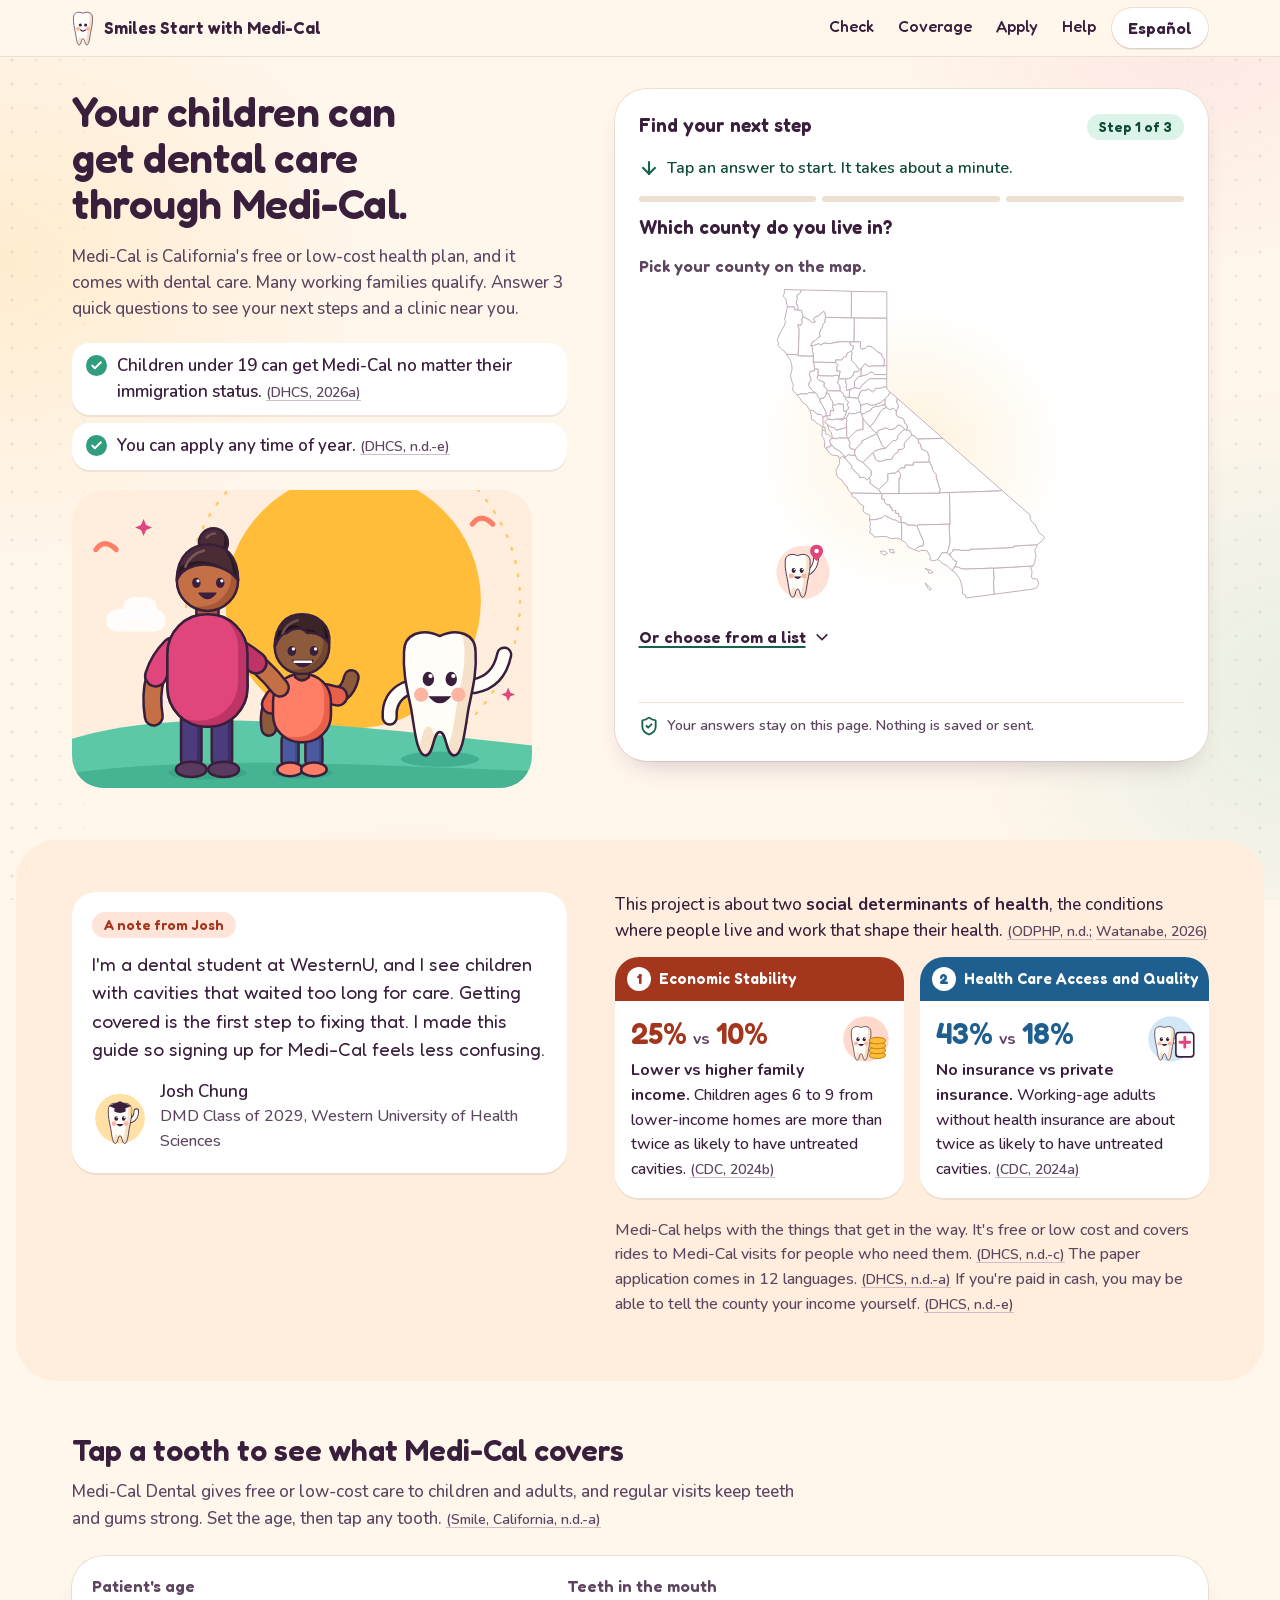
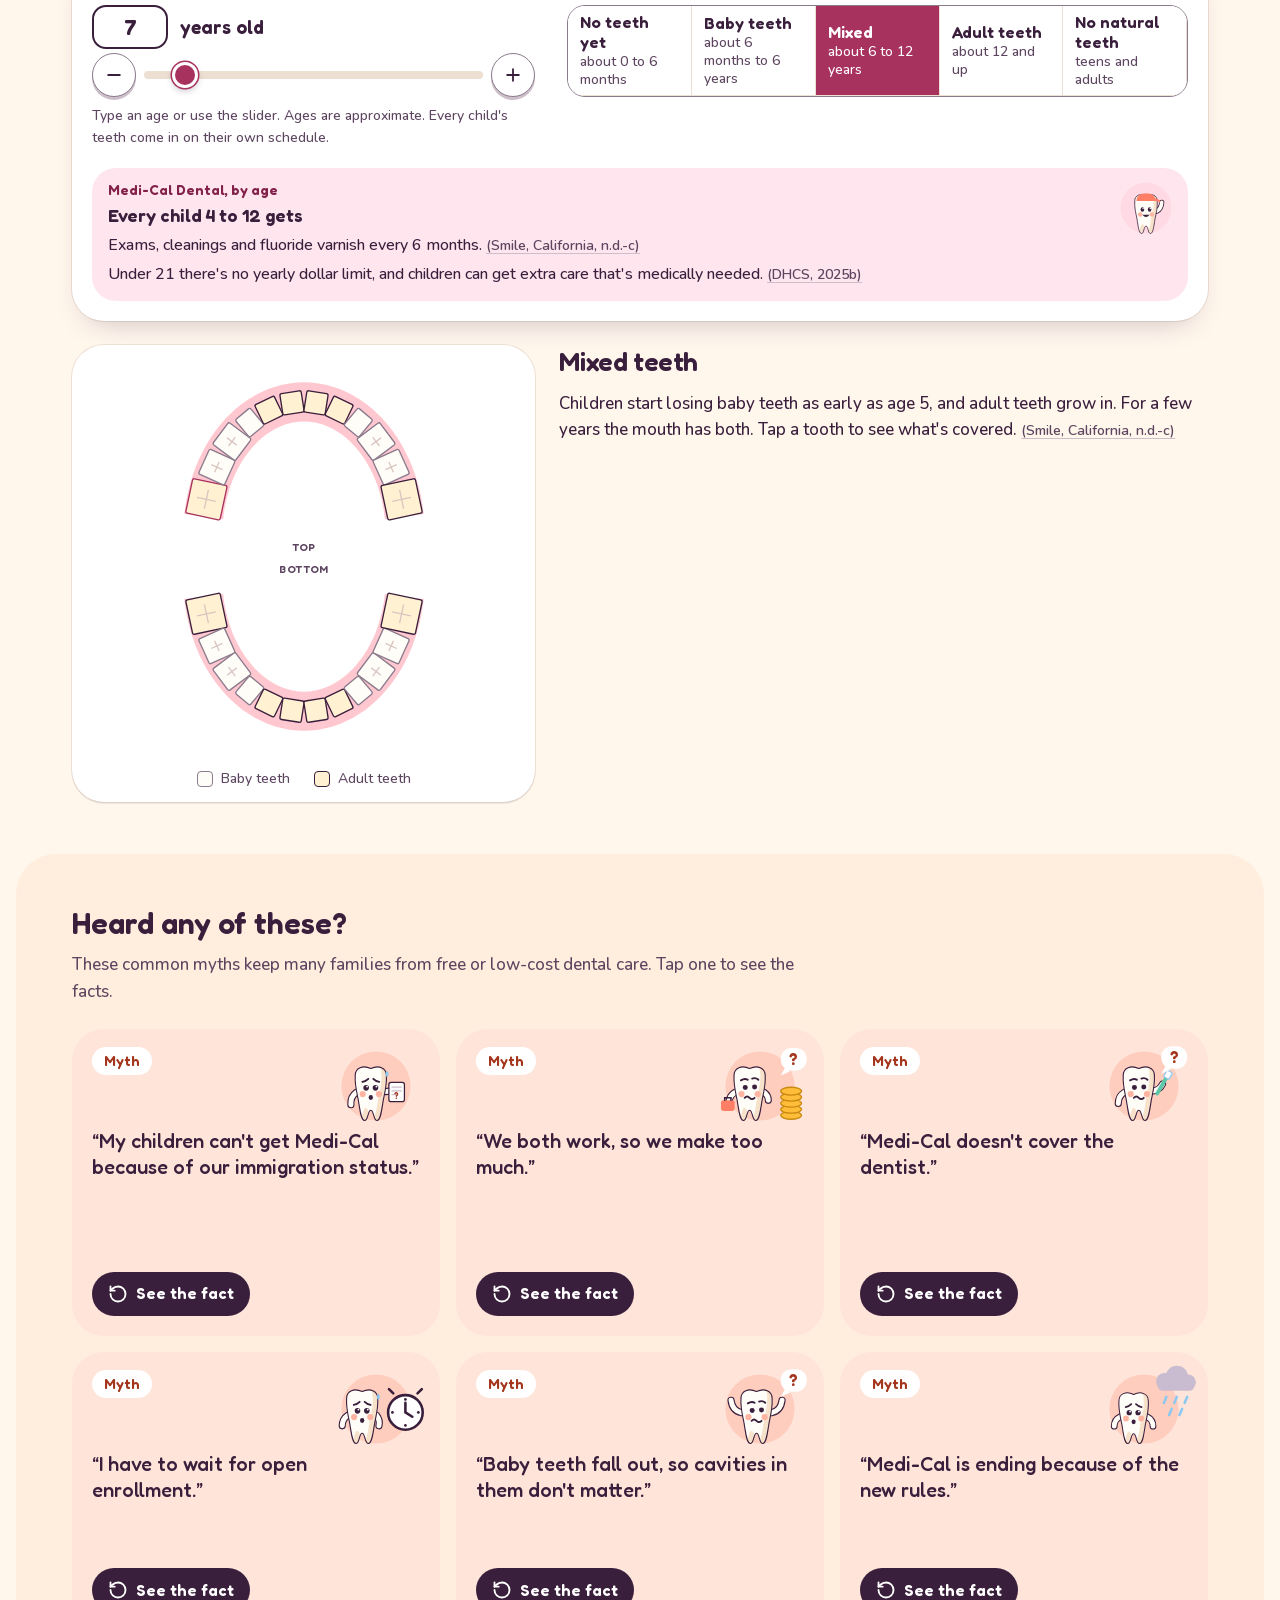
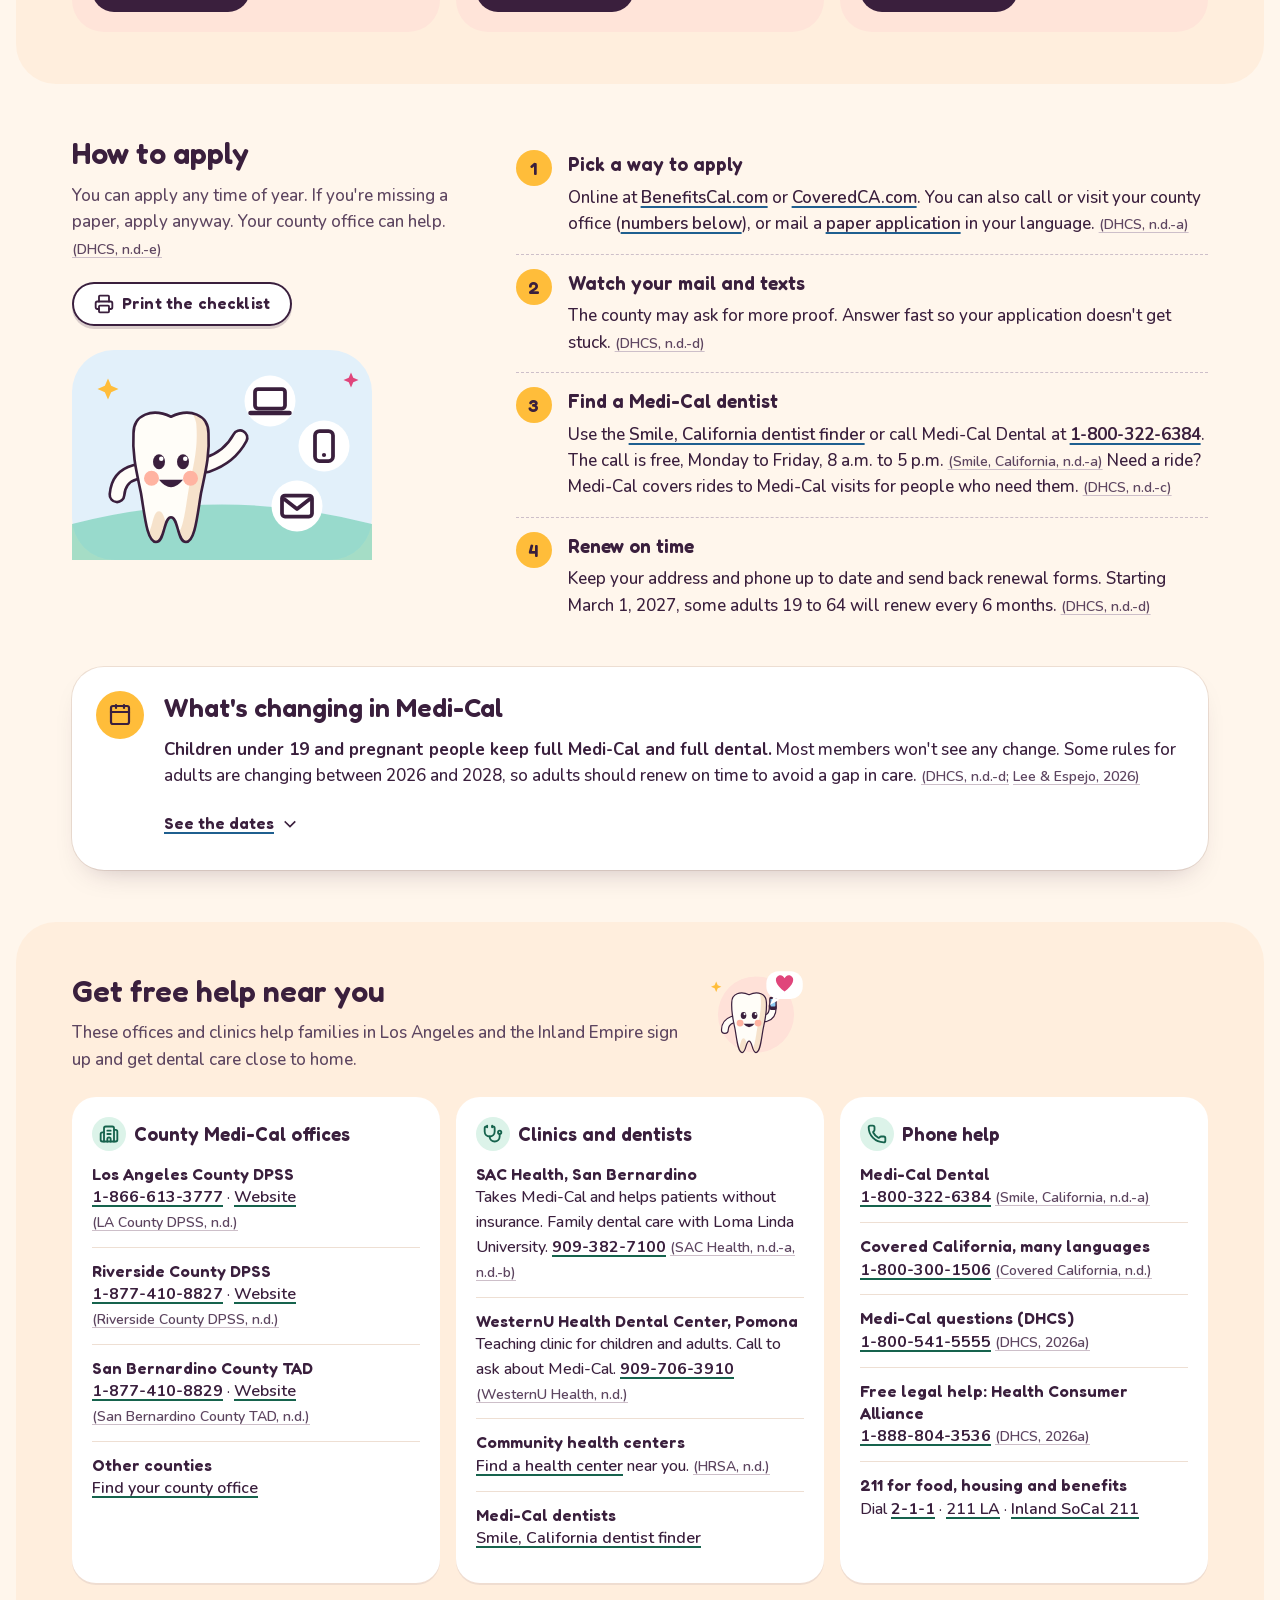
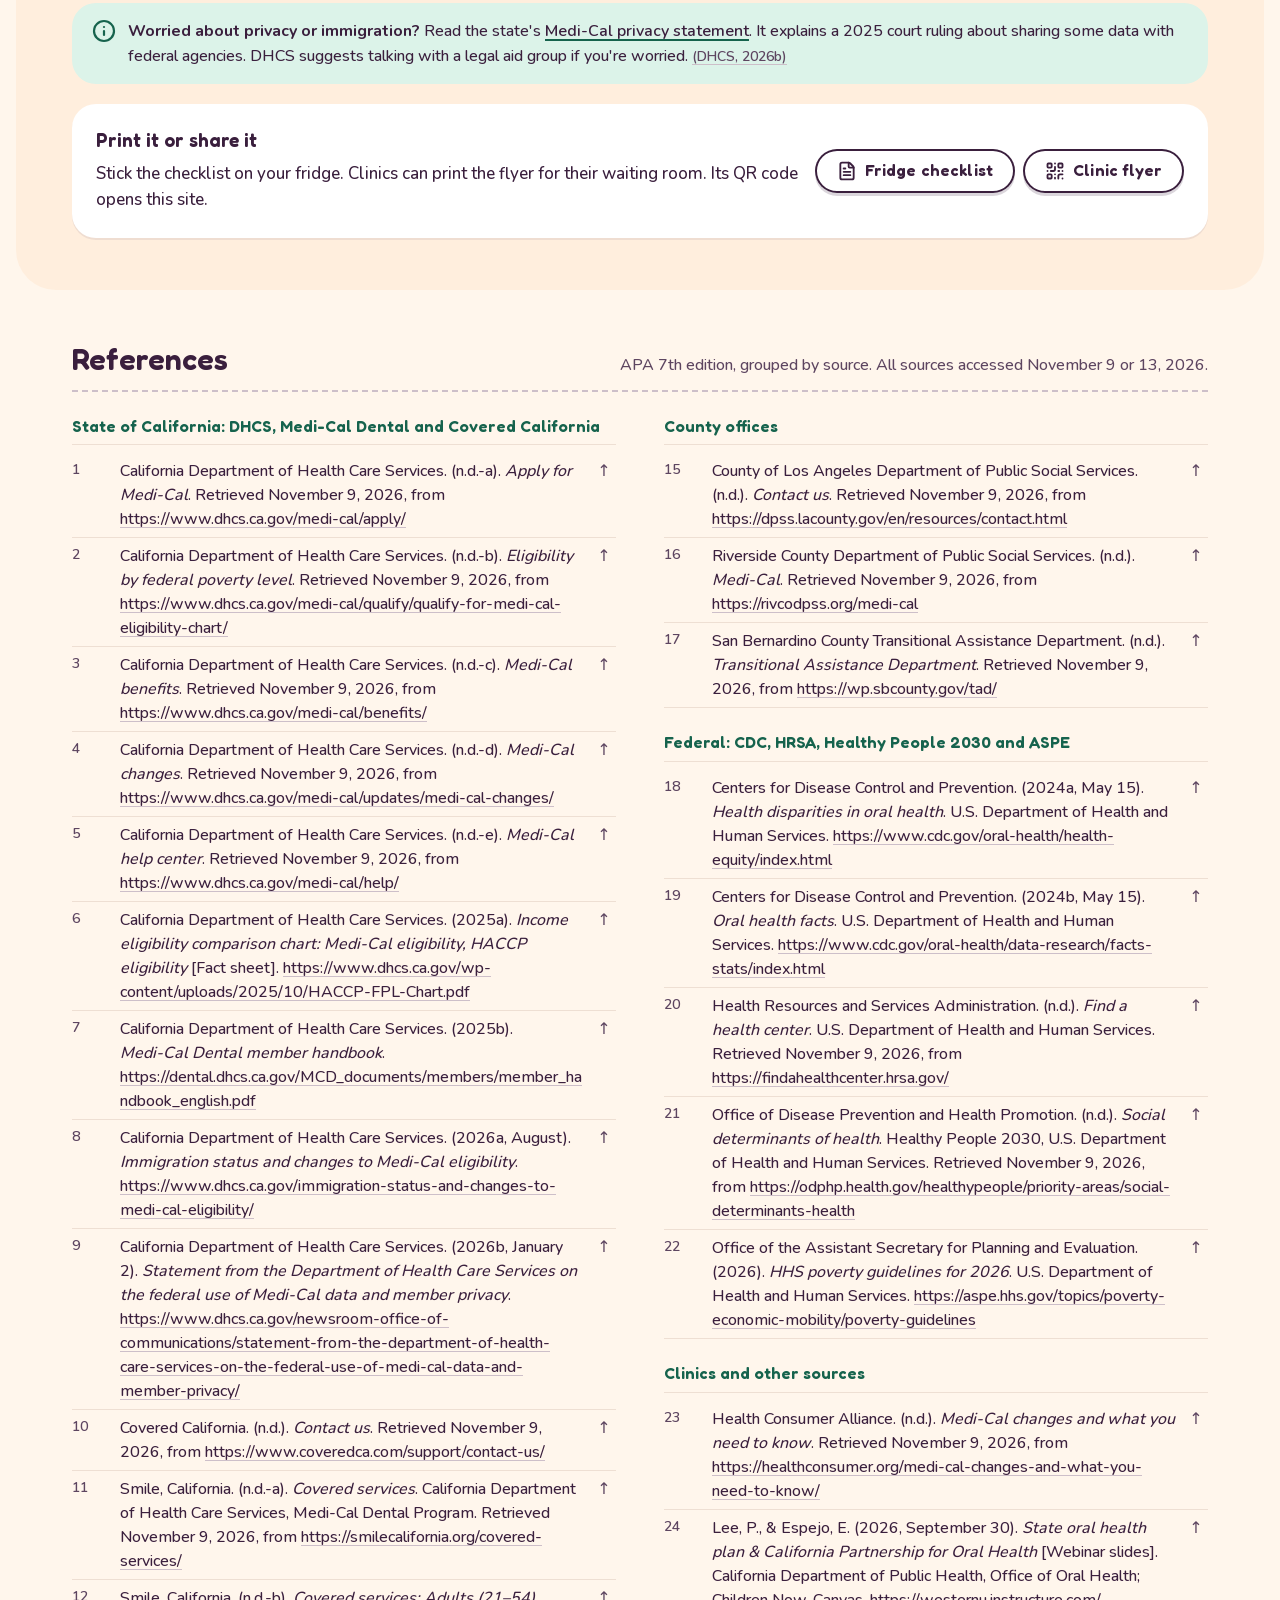
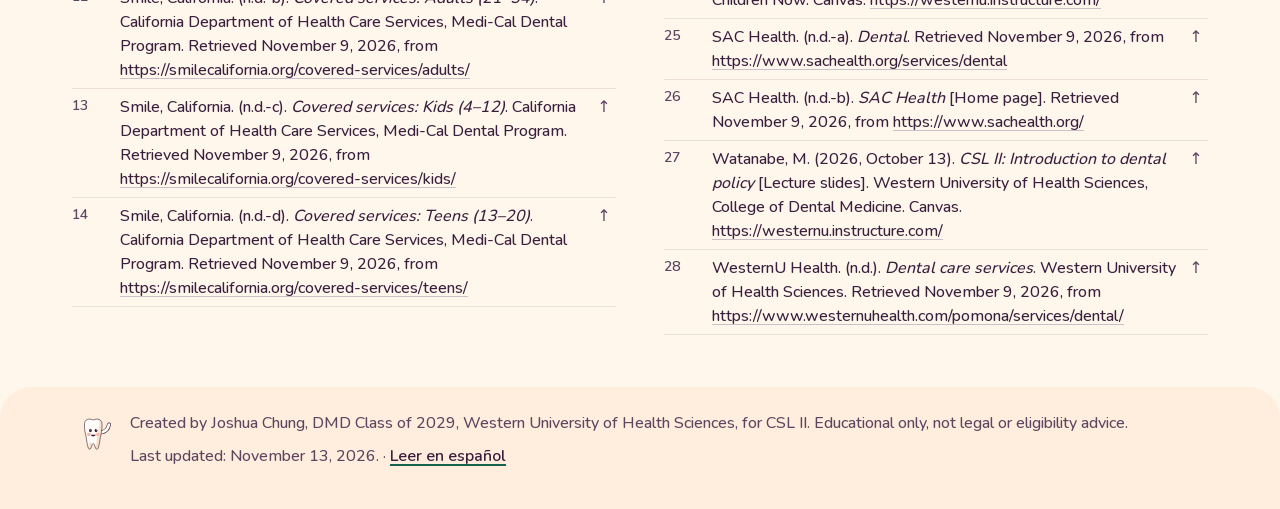
<file: index.html>
<!doctype html>
<html lang="en">
<head>
<meta charset="utf-8">
<meta name="viewport" content="width=device-width, initial-scale=1">
<title>Smiles Start with Medi-Cal</title>
<meta name="description" content="A plain guide for California families without insurance. Answer 3 questions to see if your children can get Medi-Cal, what dental care it covers, and where to get help.">
<script>document.documentElement.classList.add("js");</script>
<script>try{if(!matchMedia("(prefers-reduced-motion: reduce)").matches&&!sessionStorage.getItem("csl2-splash")){sessionStorage.setItem("csl2-splash","1");document.documentElement.classList.add("splash-on")}}catch(e){}</script>
<link rel="preload" href="fonts/nunito.woff2" as="font" type="font/woff2" crossorigin>
<link rel="preload" href="fonts/fredoka.woff2" as="font" type="font/woff2" crossorigin>
<link rel="stylesheet" href="styles.css">
<link rel="alternate" hreflang="es" href="es/index.html">
<link rel="icon" href="data:image/svg+xml,%3Csvg xmlns='http://www.w3.org/2000/svg' viewBox='0 0 24 24' fill='%23fffdf8' stroke='%233a1f3d' stroke-width='2' stroke-linejoin='round'%3E%3Cpath d='M7 3C4.8 3 3 4.8 3 7.5c0 2.4 1 3.8 1.6 6 .6 2.5 1 6.5 2.9 6.5 1.7 0 1.6-4.5 4.5-4.5s2.8 4.5 4.5 4.5c1.9 0 2.3-4 2.9-6.5.6-2.2 1.6-3.6 1.6-6C21 4.8 19.2 3 17 3c-1.8 0-3 1-5 1S8.8 3 7 3z'/%3E%3C/svg%3E">
</head>
<body>
<div class="splash" aria-hidden="true">
  <!--ART:splash--><svg class="splash-art" viewBox="0 0 280 240" focusable="false"><circle class="sp-disc" cx="140" cy="122" r="94" fill="#ffe1a6"/><circle class="sp-ring" cx="140" cy="122" r="110" fill="none" stroke="#ffbd3a" stroke-width="2.5" stroke-dasharray="2 10" stroke-linecap="round"/><g class="sp-bud" transform="translate(41.6 37.7) scale(0.82)"><g class="wave"><path d="M168 118q34-6 42-44" fill="none" stroke="#3a1f3d" stroke-width="23" stroke-linecap="round"/><path d="M168 118q34-6 42-44" fill="none" stroke="#fffdf8" stroke-width="16" stroke-linecap="round"/></g><path d="M72 122q-24 12-22 40" fill="none" stroke="#3a1f3d" stroke-width="23" stroke-linecap="round"/><path d="M72 122q-24 12-22 40" fill="none" stroke="#fffdf8" stroke-width="16" stroke-linecap="round"/><use href="#bd-body"/><g class="blink"><g fill="#3a1f3d"><ellipse cx="104" cy="108" rx="8" ry="10"/><ellipse cx="136" cy="108" rx="8" ry="10"/></g><circle cx="107" cy="104" r="3" fill="#fff"/><circle cx="139" cy="104" r="3" fill="#fff"/></g><path d="M104 132q16 20 32 0z" fill="#3a1f3d"/></g><g class="sp-spark s1"><path d="M236 38L239.6 46.4L248 50L239.6 53.6L236 62L232.4 53.6L224 50L232.4 46.4Z" fill="#e0457b"/></g><g class="sp-spark s2"><path d="M44 64L47.0 71.0L54 74L47.0 77.0L44 84L41.0 77.0L34 74L41.0 71.0Z" fill="#ffbd3a"/></g><g class="sp-spark s3"><path d="M236 172L238.4 177.6L244 180L238.4 182.4L236 188L233.6 182.4L228 180L233.6 177.6Z" fill="#2f9d7e"/></g></svg><!--/ART:splash-->
</div>
<svg class="sprite" aria-hidden="true" focusable="false">
  <defs><!--ART:defs--><path id="bd-tooth" d="M70 70C70 45 95 36 120 48 145 36 170 45 170 70 172 100 165 125 160 150 155 180 152 215 140 215 128 215 130 182 120 182 110 182 112 215 100 215 88 215 85 180 80 150 75 125 68 100 70 70Z"/><clipPath id="bd-clip"><use href="#bd-tooth"/></clipPath><g id="bd-body"><g clip-path="url(#bd-clip)"><use href="#bd-tooth" fill="#f6e2cb"/><use href="#bd-tooth" fill="#fffdf8" transform="translate(-16 -8)"/></g><use href="#bd-tooth" fill="none" stroke="#3a1f3d" stroke-width="3.5" stroke-linejoin="round"/><circle cx="94" cy="130" r="10" fill="#ffb3a1"/><circle cx="146" cy="130" r="10" fill="#ffb3a1"/></g><!--/ART:defs--></defs>
  <symbol id="i-tooth" viewBox="0 0 24 24"><path pathLength="1" d="M7 3C4.8 3 3 4.8 3 7.5c0 2.4 1 3.8 1.6 6 .6 2.5 1 6.5 2.9 6.5 1.7 0 1.6-4.5 4.5-4.5s2.8 4.5 4.5 4.5c1.9 0 2.3-4 2.9-6.5.6-2.2 1.6-3.6 1.6-6C21 4.8 19.2 3 17 3c-1.8 0-3 1-5 1S8.8 3 7 3z"/></symbol>
  <symbol id="i-phone" viewBox="0 0 24 24"><path d="M13.832 16.568a1 1 0 0 0 1.213-.303l.355-.465A2 2 0 0 1 17 15h3a2 2 0 0 1 2 2v3a2 2 0 0 1-2 2A18 18 0 0 1 2 4a2 2 0 0 1 2-2h3a2 2 0 0 1 2 2v3a2 2 0 0 1-.8 1.6l-.468.351a1 1 0 0 0-.292 1.233 14 14 0 0 0 6.392 6.384"/></symbol>
  <symbol id="i-pin" viewBox="0 0 24 24"><path d="M20 10c0 4.993-5.539 10.193-7.399 11.799a1 1 0 0 1-1.202 0C9.539 20.193 4 14.993 4 10a8 8 0 0 1 16 0"/><circle cx="12" cy="10" r="3"/></symbol>
  <symbol id="i-print" viewBox="0 0 24 24"><path d="M6 18H4a2 2 0 0 1-2-2v-5a2 2 0 0 1 2-2h16a2 2 0 0 1 2 2v5a2 2 0 0 1-2 2h-2"/><path d="M6 9V3a1 1 0 0 1 1-1h10a1 1 0 0 1 1 1v6"/><rect x="6" y="14" width="12" height="8" rx="1"/></symbol>
  <symbol id="i-check" viewBox="0 0 24 24"><path d="M20 6 9 17l-5-5"/></symbol>
  <symbol id="i-right" viewBox="0 0 24 24"><path d="M5 12h14"/><path d="m12 5 7 7-7 7"/></symbol>
  <symbol id="i-left" viewBox="0 0 24 24"><path d="m12 19-7-7 7-7"/><path d="M19 12H5"/></symbol>
  <symbol id="i-reset" viewBox="0 0 24 24"><path d="M3 12a9 9 0 1 0 9-9 9.75 9.75 0 0 0-6.74 2.74L3 8"/><path d="M3 3v5h5"/></symbol>
  <symbol id="i-shield" viewBox="0 0 24 24"><path d="M20 13c0 5-3.5 7.5-7.66 8.95a1 1 0 0 1-.67-.01C7.5 20.5 4 18 4 13V6a1 1 0 0 1 1-1c2 0 4.5-1.2 6.24-2.72a1.17 1.17 0 0 1 1.52 0C14.51 3.81 17 5 19 5a1 1 0 0 1 1 1z"/><path d="m9 12 2 2 4-4"/></symbol>
  <symbol id="i-qr" viewBox="0 0 24 24"><rect width="5" height="5" x="3" y="3" rx="1"/><rect width="5" height="5" x="16" y="3" rx="1"/><rect width="5" height="5" x="3" y="16" rx="1"/><path d="M21 16h-3a2 2 0 0 0-2 2v3"/><path d="M21 21v.01"/><path d="M12 7v3a2 2 0 0 1-2 2H7"/><path d="M3 12h.01"/><path d="M12 3h.01"/><path d="M12 16v.01"/><path d="M16 12h1"/><path d="M21 12v.01"/><path d="M12 21v-1"/></symbol>
  <symbol id="i-info" viewBox="0 0 24 24"><circle cx="12" cy="12" r="10"/><path d="M12 16v-4"/><path d="M12 8h.01"/></symbol>
  <symbol id="i-building" viewBox="0 0 24 24"><path d="M10 12h4"/><path d="M10 8h4"/><path d="M14 21v-3a2 2 0 0 0-4 0v3"/><path d="M6 10H4a2 2 0 0 0-2 2v7a2 2 0 0 0 2 2h16a2 2 0 0 0 2-2V9a2 2 0 0 0-2-2h-2"/><path d="M6 21V5a2 2 0 0 1 2-2h8a2 2 0 0 1 2 2v16"/></symbol>
  <symbol id="i-steth" viewBox="0 0 24 24"><path d="M11 2v2"/><path d="M5 2v2"/><path d="M5 3H4a2 2 0 0 0-2 2v4a6 6 0 0 0 12 0V5a2 2 0 0 0-2-2h-1"/><path d="M8 15a6 6 0 0 0 12 0v-3"/><circle cx="20" cy="10" r="2"/></symbol>
  <symbol id="i-file" viewBox="0 0 24 24"><path d="M6 22a2 2 0 0 1-2-2V4a2 2 0 0 1 2-2h8a2.4 2.4 0 0 1 1.704.706l3.588 3.588A2.4 2.4 0 0 1 20 8v12a2 2 0 0 1-2 2z"/><path d="M14 2v5a1 1 0 0 0 1 1h5"/><path d="M10 9H8"/><path d="M16 13H8"/><path d="M16 17H8"/></symbol>
  <symbol id="i-minus" viewBox="0 0 24 24"><path d="M5 12h14"/></symbol>
  <symbol id="i-plus" viewBox="0 0 24 24"><path d="M5 12h14"/><path d="M12 5v14"/></symbol>
  <symbol id="i-calendar" viewBox="0 0 24 24"><path d="M8 2v3"/><path d="M16 2v3"/><rect x="3" y="3" width="18" height="18" rx="2"/><path d="M3 9h18"/></symbol>
</svg>

<a class="skip" href="#main">Skip to main content</a>

<header class="site-header">
  <div class="wrap header-row">
    <a class="brand" href="#top">
      <!--ART:brand--><svg class="brand-mark" viewBox="62 32 116 188" aria-hidden="true" focusable="false"><use href="#bd-body"/><g fill="#3a1f3d"><circle cx="106" cy="110" r="8"/><circle cx="134" cy="110" r="8"/></g><path d="M107 136q13 13 26 0" fill="none" stroke="#3a1f3d" stroke-width="7" stroke-linecap="round" stroke-linejoin="round"/></svg><!--/ART:brand-->
      <span>Smiles Start with <span class="nowrap">Medi-Cal</span></span>
    </a>
    <nav class="site-nav" aria-label="Sections">
      <ul>
        <li><a href="#check">Check</a></li>
        <li><a href="#coverage">Coverage</a></li>
        <li><a href="#apply">Apply</a></li>
        <li><a href="#help">Help</a></li>
      </ul>
    </nav>
    <a class="lang" href="es/index.html" hreflang="es" lang="es">Español</a>
  </div>
</header>

<main id="main">
<div id="top"></div>

<!-- CHECK: hero + guided flow -->
<section id="check" class="hero" aria-labelledby="hero-h">
  <div class="wrap hero-grid">
    <div class="hero-copy">
      <h1 id="hero-h">Your children can get dental care through <span class="nowrap">Medi-Cal</span>.</h1>
      <p class="lead"><span class="nowrap">Medi-Cal</span> is California's free or low-cost health plan, and it comes with dental care. Many working families qualify. Answer 3 quick questions to see your next steps and a clinic near you.</p>
      <ul class="facts">
        <li><svg class="ic" aria-hidden="true"><use href="#i-check"/></svg><span>Children under 19 can get <span class="nowrap">Medi-Cal</span> no matter their immigration status. <a class="cite" id="c-dhcs-imm-1" href="#ref-dhcs-imm">(DHCS, 2026a)</a></span></li>
        <li><svg class="ic" aria-hidden="true"><use href="#i-check"/></svg><span>You can apply any time of year. <a class="cite" id="c-dhcs-help-1" href="#ref-dhcs-help">(DHCS, n.d.-e)</a></span></li>
      </ul>
      <!--ART:hero--><div class="hero-art" aria-hidden="true"><svg class="hero-scene" viewBox="0 60 540 350" aria-hidden="true" focusable="false"><rect y="60" width="540" height="350" fill="#ffeedd"/><circle cx="330" cy="190" r="150" fill="#ffbd3a"/><circle cx="330" cy="190" r="196" fill="none" stroke="#ffbd3a" stroke-width="3" stroke-dasharray="2 14" stroke-linecap="round" opacity=".7"/><path d="M28 130q10-14 24 0M470 100q10-14 24 0" fill="none" stroke="#ff7f66" stroke-width="6" stroke-linecap="round" stroke-linejoin="round"/><path d="M84 94L87.0 101.0L94 104L87.0 107.0L84 114L81.0 107.0L74 104L81.0 101.0Z" fill="#e0457b"/><path d="M512 292L514.4 297.6L520 300L514.4 302.4L512 308L509.6 302.4L504 300L509.6 297.6Z" fill="#e0457b"/><rect x="40" y="200" width="70" height="26" rx="13" fill="#fff" opacity=".85"/><rect x="60" y="186" width="40" height="26" rx="13" fill="#fff" opacity=".85"/><path d="M0 352C120 316 280 330 540 360V410H0Z" fill="#5cc8a8"/><path d="M0 392C160 372 320 382 540 390V410H0Z" fill="#46b393"/><ellipse cx="159" cy="392" rx="46" ry="8" fill="#2f9d7e" opacity=".55"/><ellipse cx="270" cy="392" rx="36" ry="7" fill="#2f9d7e" opacity=".55"/><g><clipPath id="hp-l1"><rect x="128" y="316" width="24" height="72" rx="12"/></clipPath><g clip-path="url(#hp-l1)"><rect x="128" y="316" width="24" height="72" rx="12" fill="#3b2e66"/><g transform="translate(-5 -4)"><rect x="128" y="316" width="24" height="72" rx="12" fill="#4b3c7d"/></g></g><rect x="128" y="316" width="24" height="72" rx="12" fill="none" stroke="#3a1f3d" stroke-width="2.94" stroke-linejoin="round"/><clipPath id="hp-l2"><rect x="164" y="316" width="24" height="72" rx="12"/></clipPath><g clip-path="url(#hp-l2)"><rect x="164" y="316" width="24" height="72" rx="12" fill="#3b2e66"/><g transform="translate(-5 -4)"><rect x="164" y="316" width="24" height="72" rx="12" fill="#4b3c7d"/></g></g><rect x="164" y="316" width="24" height="72" rx="12" fill="none" stroke="#3a1f3d" stroke-width="2.94" stroke-linejoin="round"/><ellipse cx="140" cy="388" rx="18" ry="9" fill="#5a3a5e" stroke="#3a1f3d" stroke-width="2.94" stroke-linejoin="round"/><ellipse cx="178" cy="388" rx="18" ry="9" fill="#5a3a5e" stroke="#3a1f3d" stroke-width="2.94" stroke-linejoin="round"/><path d="M118 246q-30 30-22 80" fill="none" stroke="#3a1f3d" stroke-width="23.88" stroke-linecap="round"/><path d="M118 246q-30 30-22 80" fill="none" stroke="#c46f45" stroke-width="18" stroke-linecap="round"/><path d="M118 246q-30 30-22 80" fill="none" stroke="#3a1f3d" stroke-width="27.88" stroke-linecap="round" stroke-dasharray="38 200"/><path d="M118 246q-30 30-22 80" fill="none" stroke="#e0457b" stroke-width="22" stroke-linecap="round" stroke-dasharray="38 200"/><clipPath id="hp-b"><rect x="112" y="206" width="94" height="132" rx="46"/></clipPath><g clip-path="url(#hp-b)"><rect x="112" y="206" width="94" height="132" rx="46" fill="#bf3466"/><g transform="translate(-11 -7)"><rect x="112" y="206" width="94" height="132" rx="46" fill="#e0457b"/></g></g><rect x="112" y="206" width="94" height="132" rx="46" fill="none" stroke="#3a1f3d" stroke-width="2.94" stroke-linejoin="round"/><path d="M146 192h26v20q-13 9-26 0z" fill="#a65934" stroke="#3a1f3d" stroke-width="2.94" stroke-linejoin="round"/><clipPath id="hp-bun"><circle cx="166" cy="122" r="17"/></clipPath><g clip-path="url(#hp-bun)"><circle cx="166" cy="122" r="17" fill="#2b1a1f"/><g transform="translate(-4 -3)"><circle cx="166" cy="122" r="17" fill="#4a2c34"/></g></g><circle cx="166" cy="122" r="17" fill="none" stroke="#3a1f3d" stroke-width="2.94" stroke-linejoin="round"/><clipPath id="hp-h"><circle cx="159" cy="166" r="36"/></clipPath><g clip-path="url(#hp-h)"><circle cx="159" cy="166" r="36" fill="#a65934"/><g transform="translate(-8 -5)"><circle cx="159" cy="166" r="36" fill="#c46f45"/></g></g><circle cx="159" cy="166" r="36" fill="none" stroke="#3a1f3d" stroke-width="2.94" stroke-linejoin="round"/><clipPath id="hp-hr"><path d="M123 166c0-30 18-42 37-42s35 12 35 42c-10-14-30-20-46-18-12 2-22 8-26 18z"/></clipPath><g clip-path="url(#hp-hr)"><path d="M123 166c0-30 18-42 37-42s35 12 35 42c-10-14-30-20-46-18-12 2-22 8-26 18z" fill="#2b1a1f"/><g transform="translate(-6 -4)"><path d="M123 166c0-30 18-42 37-42s35 12 35 42c-10-14-30-20-46-18-12 2-22 8-26 18z" fill="#4a2c34"/></g></g><path d="M123 166c0-30 18-42 37-42s35 12 35 42c-10-14-30-20-46-18-12 2-22 8-26 18z" fill="none" stroke="#3a1f3d" stroke-width="2.94" stroke-linejoin="round"/><path d="M133 150q6-15 22-19" fill="none" stroke="#7b5560" stroke-width="3" stroke-linecap="round" stroke-linejoin="round"/><path d="M158 116q4-5 10-5" fill="none" stroke="#7b5560" stroke-width="2.5" stroke-linecap="round" stroke-linejoin="round"/><g class="blink"><ellipse cx="146" cy="169" rx="5" ry="6" fill="#3a1f3d"/><ellipse cx="174" cy="169" rx="5" ry="6" fill="#3a1f3d"/><circle cx="147.9" cy="166.6" r="1.9" fill="#fff"/><circle cx="175.9" cy="166.6" r="1.9" fill="#fff"/></g><path d="M149 181q10 13 20 0z" fill="#3a1f3d" stroke="#3a1f3d" stroke-width="1.5" stroke-linejoin="round"/></g><g><clipPath id="hc-l1"><rect x="246" y="344" width="20" height="44" rx="10"/></clipPath><g clip-path="url(#hc-l1)"><rect x="246" y="344" width="20" height="44" rx="10" fill="#3c4a88"/><g transform="translate(-4 -3)"><rect x="246" y="344" width="20" height="44" rx="10" fill="#4a5aa0"/></g></g><rect x="246" y="344" width="20" height="44" rx="10" fill="none" stroke="#3a1f3d" stroke-width="2.94" stroke-linejoin="round"/><clipPath id="hc-l2"><rect x="274" y="344" width="20" height="44" rx="10"/></clipPath><g clip-path="url(#hc-l2)"><rect x="274" y="344" width="20" height="44" rx="10" fill="#3c4a88"/><g transform="translate(-4 -3)"><rect x="274" y="344" width="20" height="44" rx="10" fill="#4a5aa0"/></g></g><rect x="274" y="344" width="20" height="44" rx="10" fill="none" stroke="#3a1f3d" stroke-width="2.94" stroke-linejoin="round"/><ellipse cx="256" cy="388" rx="15" ry="8" fill="#ff7f66" stroke="#3a1f3d" stroke-width="2.94" stroke-linejoin="round"/><ellipse cx="284" cy="388" rx="15" ry="8" fill="#ff7f66" stroke="#3a1f3d" stroke-width="2.94" stroke-linejoin="round"/><path d="M242 300q-15 15-11 40" fill="none" stroke="#3a1f3d" stroke-width="19.88" stroke-linecap="round"/><path d="M242 300q-15 15-11 40" fill="none" stroke="#8d5a3b" stroke-width="14" stroke-linecap="round"/><path d="M242 300q-15 15-11 40" fill="none" stroke="#3a1f3d" stroke-width="24.88" stroke-linecap="round" stroke-dasharray="14 200"/><path d="M242 300q-15 15-11 40" fill="none" stroke="#e8604a" stroke-width="19" stroke-linecap="round" stroke-dasharray="14 200"/><path d="M300 300q22 6 28-20" fill="none" stroke="#3a1f3d" stroke-width="19.88" stroke-linecap="round"/><path d="M300 300q22 6 28-20" fill="none" stroke="#8d5a3b" stroke-width="14" stroke-linecap="round"/><path d="M298 299q8 2 14 3" fill="none" stroke="#3a1f3d" stroke-width="24.88" stroke-linecap="round"/><path d="M298 299q8 2 14 3" fill="none" stroke="#e8604a" stroke-width="19" stroke-linecap="round"/><clipPath id="hc-b"><rect x="236" y="276" width="68" height="80" rx="32"/></clipPath><g clip-path="url(#hc-b)"><rect x="236" y="276" width="68" height="80" rx="32" fill="#e8604a"/><g transform="translate(-8 -6)"><rect x="236" y="276" width="68" height="80" rx="32" fill="#ff7f66"/></g></g><rect x="236" y="276" width="68" height="80" rx="32" fill="none" stroke="#3a1f3d" stroke-width="2.94" stroke-linejoin="round"/><path d="M262 266h16v14q-8 7-16 0z" fill="#74482e" stroke="#3a1f3d" stroke-width="2.94" stroke-linejoin="round"/><clipPath id="hc-h"><circle cx="270" cy="244" r="32"/></clipPath><g clip-path="url(#hc-h)"><circle cx="270" cy="244" r="32" fill="#74482e"/><g transform="translate(-7 -5)"><circle cx="270" cy="244" r="32" fill="#8d5a3b"/></g></g><circle cx="270" cy="244" r="32" fill="none" stroke="#3a1f3d" stroke-width="2.94" stroke-linejoin="round"/><clipPath id="hc-hr"><path d="M238 244c0-26 14-38 32-38s34 12 32 34c-8-10-16-14-26-12-6-8-18-6-24 0-6 0-10 6-14 16z"/></clipPath><g clip-path="url(#hc-hr)"><path d="M238 244c0-26 14-38 32-38s34 12 32 34c-8-10-16-14-26-12-6-8-18-6-24 0-6 0-10 6-14 16z" fill="#1f1418"/><g transform="translate(-5 -4)"><path d="M238 244c0-26 14-38 32-38s34 12 32 34c-8-10-16-14-26-12-6-8-18-6-24 0-6 0-10 6-14 16z" fill="#3b2328"/></g></g><path d="M238 244c0-26 14-38 32-38s34 12 32 34c-8-10-16-14-26-12-6-8-18-6-24 0-6 0-10 6-14 16z" fill="none" stroke="#3a1f3d" stroke-width="2.94" stroke-linejoin="round"/><path d="M247 228q6-12 18-15" fill="none" stroke="#6b4a52" stroke-width="3" stroke-linecap="round" stroke-linejoin="round"/><g class="blink"><ellipse cx="258" cy="249" rx="5" ry="6" fill="#3a1f3d"/><ellipse cx="284" cy="249" rx="5" ry="6" fill="#3a1f3d"/><circle cx="259.9" cy="246.6" r="1.9" fill="#fff"/><circle cx="285.9" cy="246.6" r="1.9" fill="#fff"/></g><path d="M259 260q12 15 24 0z" fill="#3a1f3d" stroke="#3a1f3d" stroke-width="1.5" stroke-linejoin="round"/><path d="M261.5 261.6h19" fill="none" stroke="#fff" stroke-width="3" stroke-linecap="round" stroke-linejoin="round"/></g><path d="M198 250q26 16 46 42" fill="none" stroke="#3a1f3d" stroke-width="23.88" stroke-linecap="round"/><path d="M198 250q26 16 46 42" fill="none" stroke="#c46f45" stroke-width="18" stroke-linecap="round"/><path d="M198 250q26 16 46 42" fill="none" stroke="#3a1f3d" stroke-width="27.88" stroke-linecap="round" stroke-dasharray="22 200"/><path d="M198 250q26 16 46 42" fill="none" stroke="#bf3466" stroke-width="22" stroke-linecap="round" stroke-dasharray="22 200"/><clipPath id="hp-b2"><rect x="112" y="206" width="94" height="132" rx="46"/></clipPath><g clip-path="url(#hp-b2)"><rect x="112" y="206" width="94" height="132" rx="46" fill="#bf3466"/><g transform="translate(-11 -7)"><rect x="112" y="206" width="94" height="132" rx="46" fill="#e0457b"/></g></g><rect x="112" y="206" width="94" height="132" rx="46" fill="none" stroke="#3a1f3d" stroke-width="2.94" stroke-linejoin="round"/><ellipse cx="432" cy="376" rx="46" ry="9" fill="#2f9d7e" opacity=".55"/></svg><svg class="hero-buddy" viewBox="370 180 170 200" aria-hidden="true" focusable="false"><g transform="translate(331.2 191.4) scale(0.84)"><g class="wave"><path d="M168 118q34-6 42-44" fill="none" stroke="#3a1f3d" stroke-width="23" stroke-linecap="round"/><path d="M168 118q34-6 42-44" fill="none" stroke="#fffdf8" stroke-width="16" stroke-linecap="round"/></g><path d="M72 122q-24 12-22 40" fill="none" stroke="#3a1f3d" stroke-width="23" stroke-linecap="round"/><path d="M72 122q-24 12-22 40" fill="none" stroke="#fffdf8" stroke-width="16" stroke-linecap="round"/><use href="#bd-body"/><g class="blink"><g fill="#3a1f3d"><ellipse cx="104" cy="108" rx="8" ry="10"/><ellipse cx="136" cy="108" rx="8" ry="10"/></g><circle cx="107" cy="104" r="3" fill="#fff"/><circle cx="139" cy="104" r="3" fill="#fff"/></g><path d="M104 132q16 20 32 0z" fill="#3a1f3d"/></g></svg></div><!--/ART:hero-->
    </div>

    <div class="flow" id="flow">
      <noscript><p class="flow-noscript">This check needs JavaScript. You can still read the <a href="#coverage">coverage</a>, <a href="#apply">how to apply</a> and <a href="#help">where to get help</a> sections below.</p></noscript>
      <div class="flow-head">
        <p class="flow-title">Find your next step</p>
        <p class="flow-progress" id="flow-progress" aria-live="polite" data-done="All set">Step 1 of 3</p>
      </div>
      <p class="flow-hint">Tap an answer to start. It takes about a minute.</p>
      <div class="flow-bar" aria-hidden="true"><span></span><span></span><span></span></div>

      <fieldset class="step" data-step="1">
        <legend tabindex="-1">Which county do you live in?</legend>
        <!--MAP-->
        <div class="county-map" data-label="{name} County">
          <p class="map-label" aria-hidden="true" data-idle="Pick your county on the map.">Pick your county on the map.</p>
          <div class="map-box">
            <svg class="ca-map" viewBox="0 0 400 461" role="group" aria-label="Map of California's 58 counties. Pick yours.">
              <g class="ctys"><path id="cty-06001" class="cty" d="M76.1 201.8 78.4 210.3 81.6 213 83.4 220.8 86.1 223 90.5 223.4 93.1 222.1 107.8 222.5 104.7 219.5 104.8 206.3 89.4 210.7 86.2 206.8 81.2 205.8Z" data-county="other" data-name="Alameda" tabindex="0" role="button" aria-label="Alameda County"/><path id="cty-06003" class="cty" d="M161.5 164.1 161.5 173.3 163.5 177 168.4 180.7 173.5 177.9 177.9 182.2 180.8 178.1 181.5 173.8 178.6 168.8 179.8 163.5 167.8 153 168.7 154.6 165.5 160.6Z" data-county="other" data-name="Alpine" tabindex="0" role="button" aria-label="Alpine County"/><path id="cty-06005" class="cty" d="M125.4 173.2 125.3 183.3 126.5 186.9 130.8 186.3 133.6 183.9 140.3 181.4 141.2 178.7 148.2 175.1 151.7 175.5 156.3 173.8 161.5 173.3 161.5 164.1 155.2 169.7 144.9 173.2 140.5 173.6 133.6 170.7 130.7 172.5Z" data-county="other" data-name="Amador" tabindex="0" role="button" aria-label="Amador County"/><path id="cty-06007" class="cty" d="M111.1 93.8 105.6 96.2 103.3 101.9 101.1 101.7 97.3 106.5 88.4 106.3 88.3 110.5 91.7 114.5 90 116.6 89.9 123.2 95 123.2 93.6 130.5 92.9 134.4 103.5 135 111.6 133 114.4 128.9 115.6 124.3 121.4 124.1 124.1 120.7 121.9 119.2 117.8 113.1 111.9 107.3 111.7 100.4 113.2 95.9Z" data-county="other" data-name="Butte" tabindex="0" role="button" aria-label="Butte County"/><path id="cty-06009" class="cty" d="M126.5 186.9 129 194 139.3 206 146.5 197.4 153.9 184.9 157.5 179.9 163.5 177 161.5 173.3 156.3 173.8 151.7 175.5 148.2 175.1 141.2 178.7 140.3 181.4 133.6 183.9 130.8 186.3Z" data-county="other" data-name="Calaveras" tabindex="0" role="button" aria-label="Calaveras County"/><path id="cty-06011" class="cty" d="M62 129.8 60.5 133.1 63.5 136.4 71.5 140.1 70.8 145.9 73.8 148.1 76.3 152.3 95.2 152.7 94.9 145.6 91.4 140.3 92.9 134.4 93.6 130.5 89.3 129 84.5 130.2Z" data-county="other" data-name="Colusa" tabindex="0" role="button" aria-label="Colusa County"/><path id="cty-06013" class="cty" d="M78.1 194 74.1 196.4 72.3 199.8 76.1 201.8 81.2 205.8 86.2 206.8 89.4 210.7 104.8 206.3 104 204.1 105 196.6 104.2 192.9 100.7 192.9 98.3 195.9 93.4 194.1 88.7 194 83.4 195.3Z" data-county="other" data-name="Contra Costa" tabindex="0" role="button" aria-label="Contra Costa County"/><path id="cty-06015" class="cty" d="M12.6 2 12 9.3 10.5 12.3 14.4 16 16.8 27.8 27.5 28.3 27.3 32.4 31.3 32.4 33.1 29 29.9 21.2 31.9 15.9 30.6 11.4 35.8 7.5 37.6 2.9 26.6 2.7Z" data-county="other" data-name="Del Norte" tabindex="0" role="button" aria-label="Del Norte County"/><path id="cty-06017" class="cty" d="M164.1 146.5 158.8 146.5 155.2 148.6 147.8 148.4 146.5 151.4 143 153.8 136.8 149.5 131.9 151.9 128.9 151.4 125.1 153.6 121.2 163.4 125.4 173.2 130.7 172.5 133.6 170.7 140.5 173.6 144.9 173.2 155.2 169.7 161.5 164.1 165.5 160.6 168.7 154.6 167.8 153 164.2 149.8Z" data-county="other" data-name="El Dorado" tabindex="0" role="button" aria-label="El Dorado County"/><path id="cty-06019" class="cty" d="M128.7 258.5 140.8 270.8 141 278.4 137.8 281.4 139.8 284.5 138.9 289.1 151.9 298.8 165.8 285.6 165.8 275 177.2 274.1 180.8 270.8 184.9 266.6 191.1 266.6 191.1 262.4 203.5 262.5 203.5 258.4 227.6 257.9 226.4 253.6 227.5 251 224.4 242.8 218.4 239.2 215.9 239 213.5 230 210.7 229.3 211.1 223.5 208 222.8 205.6 219.4 201.6 217.7 191.6 228 189.7 231.1 190 236.1 187.8 238.9 181.4 239.1 181 243 176.1 245.6 171.2 253.5 161.1 254.6 155.2 256.8 150.6 256 146.6 252.7 146.8 250.4 143.3 244Z" data-county="other" data-name="Fresno" tabindex="0" role="button" aria-label="Fresno County"/><path id="cty-06021" class="cty" d="M55.2 109.6 56.7 113.9 56.8 120.1 62.4 120.3 62 129.8 84.5 130.2 89.3 129 93.6 130.5 95 123.2 89.9 123.2 90 116.6 91.7 114.5 88.3 110.5Z" data-county="other" data-name="Glenn" tabindex="0" role="button" aria-label="Glenn County"/><path id="cty-06023" class="cty" d="M16.8 27.8 12.7 47.5 14.2 48.8 12.2 56 5.3 68.2 2 76.7 4 82.7 3.3 85.3 9.5 91.9 12.3 93.2 15.3 98.3 33 99 34.3 64.5 34 59.2 32.2 54.6 37 55.1 39.1 51.1 37.9 47.4 40.1 42.5 38 33.4 31.3 32.4 27.3 32.4 27.5 28.3Z" data-county="other" data-name="Humboldt" tabindex="0" role="button" aria-label="Humboldt County"/><path id="cty-06025" class="cty" d="M322.1 415 323 431.9 322.1 431.9 322.9 453.8 379.1 446.3 386.3 444 388.9 439.6 388.9 436.3 386.5 431 380.2 430.8 378.5 428.1 379.3 419.7 377.1 413.7 380.9 411.7 347 413.8Z" data-county="other" data-name="Imperial" tabindex="0" role="button" aria-label="Imperial County"/><path id="cty-06027" class="cty" d="M211.1 223.5 210.7 229.3 213.5 230 215.9 239 218.4 239.2 224.4 242.8 227.5 251 226.4 253.6 227.6 257.9 231 265.1 232.1 270.3 237.7 276.9 237.1 279.3 241.7 295.5 242.9 296.8 242.2 303.7 256.8 303 284.2 302.3 331.1 300.6 334.5 299.6 326.4 292.5 273.4 245.9 247.2 222.8Z" data-county="other" data-name="Inyo" tabindex="0" role="button" aria-label="Inyo County"/><path id="cty-06029" class="cty" d="M156.6 304.5 156.6 312.9 160.8 313 160.8 317.2 164.5 321.4 168.9 321.4 168.9 325.6 171.7 325.6 171.7 329.8 177.3 329.9 177.3 334.1 181.8 333.8 181.5 338.2 185.1 338.8 185.1 347.2 186.2 347.2 192.9 348.6 194.3 351.3 204.7 351.4 208.6 352.4 209.6 351 256.7 349.9 258.1 349.9 257.3 314.2 256.8 303 242.2 303.7 182.3 304.5Z" data-county="other" data-name="Kern" tabindex="0" role="button" aria-label="Kern County"/><path id="cty-06031" class="cty" d="M151.9 298.8 155.8 304.5 156.6 304.5 182.3 304.5 182.5 281.3 184.6 281.3 184.6 275 180.8 270.8 177.2 274.1 165.8 275 165.8 285.6Z" data-county="other" data-name="Kings" tabindex="0" role="button" aria-label="Kings County"/><path id="cty-06033" class="cty" d="M56.8 120.1 56.5 122.6 50.1 123.6 49.4 128.2 52.2 136.6 49 139.5 48.3 144.4 52.4 150.5 58.1 155.4 60.8 157.7 62.7 162.1 65.2 164.2 71.3 162.7 74.9 157 74.2 155.2 76.3 152.3 73.8 148.1 70.8 145.9 71.5 140.1 63.5 136.4 60.5 133.1 62 129.8 62.4 120.3Z" data-county="other" data-name="Lake" tabindex="0" role="button" aria-label="Lake County"/><path id="cty-06035" class="cty" d="M115.7 44.2 115.9 58.4 115.4 79.8 125.2 79.8 125 89 127.2 90.7 132 89.8 136 86.2 140.2 86.7 145.3 89.5 151.6 96 156.4 97.4 156.7 100.9 160.2 104.5 160.2 111.5 158.7 115.6 164.2 114.9 164.3 77.5 164.2 44.5Z" data-county="other" data-name="Lassen" tabindex="0" role="button" aria-label="Lassen County"/><path id="cty-06037" class="cty" d="M220.5 415.4 225.2 418.1 226.2 422.5 232.5 422 230.1 418.6ZM220.8 436.8 225.3 445.4 228.2 447.8 230.5 445.9ZM208.6 352.4 218.6 376.2 217.5 382.2 212.6 382.3 206.6 386.8 206.4 388.2 212.1 390.3 214.5 388.8 223.5 388.8 228.7 397.7 228.1 402.5 232.9 404.2 239.9 402.3 245.7 392.4 253.1 392.2 255.1 388.5 258.1 375.6 257 362.7 256.7 349.9 209.6 351Z" data-county="la" data-name="Los Angeles" tabindex="0" role="button" aria-label="Los Angeles County"/><path id="cty-06039" class="cty" d="M143.3 244 146.8 250.4 146.6 252.7 150.6 256 155.2 256.8 161.1 254.6 171.2 253.5 176.1 245.6 181 243 181.4 239.1 187.8 238.9 190 236.1 189.7 231.1 191.6 228 201.6 217.7 197.6 210.6 192.1 210.4 190.6 208.6 180.1 219.1 180.1 222.3 177.6 226 173.3 226 162.2 237.3 155.4 238.3 145.9 241.5Z" data-county="other" data-name="Madera" tabindex="0" role="button" aria-label="Madera County"/><path id="cty-06041" class="cty" d="M50.4 181.9 52.1 187.7 52.4 194.7 56.9 196.5 61.3 201.6 63.1 201.1 67.8 205.4 69.8 204.8 69.6 191.4 66.7 187.6 60.3 186.4 54.1 180.8Z" data-county="other" data-name="Marin" tabindex="0" role="button" aria-label="Marin County"/><path id="cty-06043" class="cty" d="M190.6 208.6 186.1 204.3 180.7 202.7 176.9 207.5 171.5 209.7 167.8 209.6 163.2 207 151 211.2 149.4 215.6 157.3 233.5 162.2 237.3 173.3 226 177.6 226 180.1 222.3 180.1 219.1Z" data-county="other" data-name="Mariposa" tabindex="0" role="button" aria-label="Mariposa County"/><path id="cty-06045" class="cty" d="M15.3 98.3 21.3 106.7 23.3 113.9 23.9 120.3 21.4 129.1 23 136.7 25.7 144.3 24.3 151 31.2 158.4 37.5 156.8 46.2 157 48.4 155 58.1 155.4 52.4 150.5 48.3 144.4 49 139.5 52.2 136.6 49.4 128.2 50.1 123.6 56.5 122.6 56.8 120.1 56.7 113.9 55.2 109.6 55.6 100.9 33 100.2 33 99Z" data-county="other" data-name="Mendocino" tabindex="0" role="button" aria-label="Mendocino County"/><path id="cty-06047" class="cty" d="M117 239.4 116.2 244.6 117.3 247.7 120.1 253.8 128.7 258.5 143.3 244 145.9 241.5 155.4 238.3 162.2 237.3 157.3 233.5 149.4 215.6 126.5 226.7 127.2 229.3Z" data-county="other" data-name="Merced" tabindex="0" role="button" aria-label="Merced County"/><path id="cty-06049" class="cty" d="M112.1 5 111.7 7.3 111.5 44.2 115.7 44.2 164.2 44.5 164.2 5.6 132.5 5.4Z" data-county="other" data-name="Modoc" tabindex="0" role="button" aria-label="Modoc County"/><path id="cty-06051" class="cty" d="M177.9 182.2 178.1 188.4 181.5 191 189 193.9 190.5 200.4 193.6 202.3 194.6 207.7 192.1 210.4 197.6 210.6 201.6 217.7 205.6 219.4 208 222.8 211.1 223.5 247.2 222.8 224.1 202.5 196.1 177.9 189.5 172 179.8 163.5 178.6 168.8 181.5 173.8 180.8 178.1Z" data-county="other" data-name="Mono" tabindex="0" role="button" aria-label="Mono County"/><path id="cty-06053" class="cty" d="M94.3 252.7 94.2 260.1 88.9 270.2 90.5 278.3 93.6 282.4 97.3 284.3 102.7 292.6 105.5 293.9 107 299.4 111.5 303.8 155.8 304.5 151.9 298.8 138.9 289.1 139.8 284.5 137.8 281.4 134.5 284.4 130.5 280.1 123.7 281.1 123.7 278.5 112.7 267.2 111.9 262.7 100.8 250.7 98.6 249.5Z" data-county="other" data-name="Monterey" tabindex="0" role="button" aria-label="Monterey County"/><path id="cty-06055" class="cty" d="M65.2 164.2 64.9 169.1 66.7 170.1 74.6 185 72.9 189.3 80.2 189.5 80.7 181.8 86 181.9 83.8 176.3 84.7 172.3 83.7 167.9 80.5 163.2 78.2 156.4 74.2 155.2 74.9 157 71.3 162.7Z" data-county="other" data-name="Napa" tabindex="0" role="button" aria-label="Napa County"/><path id="cty-06057" class="cty" d="M126 130.7 122.1 131.2 116.3 138.3 116.2 147.8 124.2 149.2 127.5 144.2 137 135.7 140.1 134.4 164 134.5 164.1 128.3 145.5 128.2 143.4 124.9 139.6 124.4 135.9 127.8Z" data-county="other" data-name="Nevada" tabindex="0" role="button" aria-label="Nevada County"/><path id="cty-06059" class="cty" d="M253.1 392.2 245.7 392.4 239.9 402.3 247.6 408.7 253.5 411.7 261.3 418.9 264.6 413.1 268.3 405.6 263.5 403.3 257.6 395.7Z" data-county="other" data-name="Orange" tabindex="0" role="button" aria-label="Orange County"/><path id="cty-06061" class="cty" d="M111.1 149.5 109 152.9 108.3 162.1 121.2 163.4 125.1 153.6 128.9 151.4 131.9 151.9 136.8 149.5 143 153.8 146.5 151.4 147.8 148.4 155.2 148.6 158.8 146.5 164.1 146.5 164.1 144.3 164 141.8 164 134.5 140.1 134.4 137 135.7 127.5 144.2 124.2 149.2 116.2 147.8Z" data-county="other" data-name="Placer" tabindex="0" role="button" aria-label="Placer County"/><path id="cty-06063" class="cty" d="M109.1 79.6 110 84.3 114.7 86.3 113.7 90.9 111.1 93.8 113.2 95.9 111.7 100.4 111.9 107.3 117.8 113.1 121.9 119.2 124.1 120.7 126.6 118.7 131.8 112.2 138.9 117.1 139.9 115.6 158.7 115.6 160.2 111.5 160.2 104.5 156.7 100.9 156.4 97.4 151.6 96 145.3 89.5 140.2 86.7 136 86.2 132 89.8 127.2 90.7 125 89 125.2 79.8 115.4 79.8Z" data-county="other" data-name="Plumas" tabindex="0" role="button" aria-label="Plumas County"/><path id="cty-06065" class="cty" d="M386.8 380.3 351.6 382.3 351.7 384.4 312.3 386.2 287.1 387 287.2 388.4 275.9 388.8 269.3 387.6 262 387.8 262 389.9 258.2 393.1 257.6 395.7 263.5 403.3 268.3 405.6 264.6 413.1 270.2 413.7 275.5 416.3 284 416.3 322.1 415 347 413.8 380.9 411.7 383.4 406.9 384.1 400 385.4 398.8 383.3 387.9 386 384.3Z" data-county="riv" data-name="Riverside" tabindex="0" role="button" aria-label="Riverside County"/><path id="cty-06067" class="cty" d="M103.9 182.3 103 188 99.1 193.3 93.4 194.1 98.3 195.9 100.7 192.9 104.2 192.9 108.4 185 110.7 186.4 117.8 185.9 125.3 183.3 125.4 173.2 121.2 163.4 108.3 162.1 103.8 161.9 102.6 164.2 107.3 169.2 105.3 173.2 107.4 176.3 106.6 180.1Z" data-county="other" data-name="Sacramento" tabindex="0" role="button" aria-label="Sacramento County"/><path id="cty-06069" class="cty" d="M100.8 250.7 111.9 262.7 112.7 267.2 123.7 278.5 123.7 281.1 130.5 280.1 134.5 284.4 137.8 281.4 141 278.4 140.8 270.8 128.7 258.5 120.1 253.8 117.3 247.7 109.5 247.6 106.8 246.5 103.2 250.5Z" data-county="other" data-name="San Benito" tabindex="0" role="button" aria-label="San Benito County"/><path id="cty-06071" class="cty" d="M256.7 349.9 257 362.7 258.1 375.6 255.1 388.5 253.1 392.2 257.6 395.7 258.2 393.1 262 389.9 262 387.8 269.3 387.6 275.9 388.8 287.2 388.4 287.1 387 312.3 386.2 351.7 384.4 351.6 382.3 386.8 380.3 393.7 375.3 398 368.9 389.5 362.2 383.6 349.9 380.2 347.6 376.8 342.9 376.4 336.4 334.5 299.6 331.1 300.6 284.2 302.3 256.8 303 257.3 314.2 258.1 349.9Z" data-county="sb" data-name="San Bernardino" tabindex="0" role="button" aria-label="San Bernardino County"/><path id="cty-06073" class="cty" d="M261.3 418.9 265 421.3 272.4 431.4 275.9 443.1 276.4 453 280.8 454.9 281.5 459.3 322.9 453.8 322.1 431.9 323 431.9 322.1 415 284 416.3 275.5 416.3 270.2 413.7 264.6 413.1Z" data-county="other" data-name="San Diego" tabindex="0" role="button" aria-label="San Diego County"/><path id="cty-06075" class="cty" d="M72.9 210.9 72.4 205.9 68.3 207.3 68.7 210.8Z" data-county="other" data-name="San Francisco" tabindex="0" role="button" aria-label="San Francisco County"/><path id="cty-06077" class="cty" d="M104.2 192.9 105 196.6 104 204.1 104.8 206.3 104.7 219.5 107.8 222.5 116.8 213.8 120.3 211.2 126.7 209.5 129 210.4 129 194 126.5 186.9 125.3 183.3 117.8 185.9 110.7 186.4 108.4 185Z" data-county="other" data-name="San Joaquin" tabindex="0" role="button" aria-label="San Joaquin County"/><path id="cty-06079" class="cty" d="M111.5 303.8 113.8 309.7 118.4 311.7 124.7 320.1 130 322.9 128.9 330.4 133.2 333.9 139.1 336.5 138.5 343.7 147.1 343.2 157 340.7 161 337 174.3 343.8 177.1 343.8 182.6 347.4 185.1 347.2 185.1 338.8 181.5 338.2 181.8 333.8 177.3 334.1 177.3 329.9 171.7 329.8 171.7 325.6 168.9 325.6 168.9 321.4 164.5 321.4 160.8 317.2 160.8 313 156.6 312.9 156.6 304.5 155.8 304.5Z" data-county="other" data-name="San Luis Obispo" tabindex="0" role="button" aria-label="San Luis Obispo County"/><path id="cty-06081" class="cty" d="M68.7 210.8 67.9 219.8 70.3 221.8 72.1 227.7 71.7 235.5 75.9 239.9 75.1 236.1 81.5 234.8 81.6 231.4 79.7 227.8 80.3 224.5 83.1 222.8 77.7 217.5 73.9 216.5 72.9 210.9Z" data-county="other" data-name="San Mateo" tabindex="0" role="button" aria-label="San Mateo County"/><path id="cty-06083" class="cty" d="M167.5 386.9 169.3 391.6 175.4 392.6 174 387.9ZM154.3 390.5 159.3 395.7 165.2 393.4 161.3 389.5ZM138.5 343.7 140 350 138.9 354.2 140.3 357.3 138.5 362.6 143.9 365.4 145.4 369.1 158.6 367.9 163.9 368.5 169.2 371 181.8 370.7 185 372.5 186.3 371.2 186.2 347.2 185.1 347.2 182.6 347.4 177.1 343.8 174.3 343.8 161 337 157 340.7 147.1 343.2Z" data-county="other" data-name="Santa Barbara" tabindex="0" role="button" aria-label="Santa Barbara County"/><path id="cty-06085" class="cty" d="M83.1 222.8 80.3 224.5 79.7 227.8 81.6 231.4 86.3 237.3 94 241.3 98.9 247.1 103.2 250.5 106.8 246.5 109.5 247.6 117.3 247.7 116.2 244.6 117 239.4 110.1 237.6 108.4 232.4 110.2 230.8 107.8 225.3 107.8 222.5 93.1 222.1 90.5 223.4 86.1 223Z" data-county="other" data-name="Santa Clara" tabindex="0" role="button" aria-label="Santa Clara County"/><path id="cty-06087" class="cty" d="M81.6 231.4 81.5 234.8 75.1 236.1 75.9 239.9 79.2 244.5 83 247.4 92.4 248.8 94.3 252.7 98.6 249.5 100.8 250.7 103.2 250.5 98.9 247.1 94 241.3 86.3 237.3Z" data-county="other" data-name="Santa Cruz" tabindex="0" role="button" aria-label="Santa Cruz County"/><path id="cty-06089" class="cty" d="M73.2 43.4 72 51.5 69 54.1 69.1 56.9 66.7 60.4 64.3 66.7 65.3 72.3 62.5 73.3 57.6 78.3 53.9 79.7 51.2 85.9 56.6 85.1 63.1 82.5 66.5 84.4 71.2 81.6 79.1 82.6 90.2 80.2 97.8 79.5 109.1 79.6 115.4 79.8 115.9 58.4 115.7 44.2 111.5 44.2Z" data-county="other" data-name="Shasta" tabindex="0" role="button" aria-label="Shasta County"/><path id="cty-06091" class="cty" d="M126.6 118.7 125.6 124.7 126 130.7 135.9 127.8 139.6 124.4 143.4 124.9 145.5 128.2 164.1 128.3 164.2 114.9 158.7 115.6 139.9 115.6 138.9 117.1 131.8 112.2Z" data-county="other" data-name="Sierra" tabindex="0" role="button" aria-label="Sierra County"/><path id="cty-06093" class="cty" d="M37.6 2.9 35.8 7.5 30.6 11.4 31.9 15.9 29.9 21.2 33.1 29 31.3 32.4 38 33.4 40.1 42.5 49.7 47.7 53.3 51.4 58.5 50.4 55.8 46.3 59.2 41.9 62.2 42.1 70.8 34.4 72.8 38.5 73.2 43.4 111.5 44.2 111.7 7.3 112.1 5 81.8 3.9 47.9 3.1Z" data-county="other" data-name="Siskiyou" tabindex="0" role="button" aria-label="Siskiyou County"/><path id="cty-06095" class="cty" d="M72.9 189.3 73.2 190 78.1 194 83.4 195.3 88.7 194 93.4 194.1 99.1 193.3 103 188 103.9 182.3 100.1 182.2 100.2 172 90.9 171.5 88.2 173.6 84.7 172.3 83.8 176.3 86 181.9 80.7 181.8 80.2 189.5Z" data-county="other" data-name="Solano" tabindex="0" role="button" aria-label="Solano County"/><path id="cty-06097" class="cty" d="M31.2 158.4 34.6 161.9 38.5 168.5 45.9 174.3 50.4 181.9 54.1 180.8 60.3 186.4 66.7 187.6 69.6 191.4 73.2 190 72.9 189.3 74.6 185 66.7 170.1 64.9 169.1 65.2 164.2 62.7 162.1 60.8 157.7 58.1 155.4 48.4 155 46.2 157 37.5 156.8Z" data-county="other" data-name="Sonoma" tabindex="0" role="button" aria-label="Sonoma County"/><path id="cty-06099" class="cty" d="M107.8 222.5 107.8 225.3 110.2 230.8 108.4 232.4 110.1 237.6 117 239.4 127.2 229.3 126.5 226.7 149.4 215.6 139.3 206 129 194 129 210.4 126.7 209.5 120.3 211.2 116.8 213.8Z" data-county="other" data-name="Stanislaus" tabindex="0" role="button" aria-label="Stanislaus County"/><path id="cty-06101" class="cty" d="M92.9 134.4 91.4 140.3 94.9 145.6 95.2 152.7 99.4 156.3 100.8 160.6 103.8 161.9 108.3 162.1 109 152.9 111.1 149.5 105.2 152.2 103.8 146.5 104.7 144.3 103 137.1 103.5 135Z" data-county="other" data-name="Sutter" tabindex="0" role="button" aria-label="Sutter County"/><path id="cty-06103" class="cty" d="M51.2 85.9 54.3 88.2 53.8 92.8 55.6 100.9 55.2 109.6 88.3 110.5 88.4 106.3 97.3 106.5 101.1 101.7 103.3 101.9 105.6 96.2 111.1 93.8 113.7 90.9 114.7 86.3 110 84.3 109.1 79.6 97.8 79.5 90.2 80.2 79.1 82.6 71.2 81.6 66.5 84.4 63.1 82.5 56.6 85.1Z" data-county="other" data-name="Tehama" tabindex="0" role="button" aria-label="Tehama County"/><path id="cty-06105" class="cty" d="M40.1 42.5 37.9 47.4 39.1 51.1 37 55.1 32.2 54.6 34 59.2 34.3 64.5 33 99 33 100.2 55.6 100.9 53.8 92.8 54.3 88.2 51.2 85.9 53.9 79.7 57.6 78.3 62.5 73.3 65.3 72.3 64.3 66.7 66.7 60.4 69.1 56.9 69 54.1 72 51.5 73.2 43.4 72.8 38.5 70.8 34.4 62.2 42.1 59.2 41.9 55.8 46.3 58.5 50.4 53.3 51.4 49.7 47.7Z" data-county="other" data-name="Trinity" tabindex="0" role="button" aria-label="Trinity County"/><path id="cty-06107" class="cty" d="M227.6 257.9 203.5 258.4 203.5 262.5 191.1 262.4 191.1 266.6 184.9 266.6 180.8 270.8 184.6 275 184.6 281.3 182.5 281.3 182.3 304.5 242.2 303.7 242.9 296.8 241.7 295.5 237.1 279.3 237.7 276.9 232.1 270.3 231 265.1Z" data-county="other" data-name="Tulare" tabindex="0" role="button" aria-label="Tulare County"/><path id="cty-06109" class="cty" d="M163.5 177 157.5 179.9 153.9 184.9 146.5 197.4 139.3 206 149.4 215.6 151 211.2 163.2 207 167.8 209.6 171.5 209.7 176.9 207.5 180.7 202.7 186.1 204.3 190.6 208.6 192.1 210.4 194.6 207.7 193.6 202.3 190.5 200.4 189 193.9 181.5 191 178.1 188.4 177.9 182.2 173.5 177.9 168.4 180.7Z" data-county="other" data-name="Tuolumne" tabindex="0" role="button" aria-label="Tuolumne County"/><path id="cty-06111" class="cty" d="M186.2 347.2 186.3 371.2 185 372.5 193.3 378.4 195.6 383.5 206.4 388.2 206.6 386.8 212.6 382.3 217.5 382.2 218.6 376.2 208.6 352.4 204.7 351.4 194.3 351.3 192.9 348.6Z" data-county="other" data-name="Ventura" tabindex="0" role="button" aria-label="Ventura County"/><path id="cty-06113" class="cty" d="M76.3 152.3 74.2 155.2 78.2 156.4 80.5 163.2 83.7 167.9 84.7 172.3 88.2 173.6 90.9 171.5 100.2 172 100.1 182.2 103.9 182.3 106.6 180.1 107.4 176.3 105.3 173.2 107.3 169.2 102.6 164.2 103.8 161.9 100.8 160.6 99.4 156.3 95.2 152.7Z" data-county="other" data-name="Yolo" tabindex="0" role="button" aria-label="Yolo County"/><path id="cty-06115" class="cty" d="M103.5 135 103 137.1 104.7 144.3 103.8 146.5 105.2 152.2 111.1 149.5 116.2 147.8 116.3 138.3 122.1 131.2 126 130.7 125.6 124.7 126.6 118.7 124.1 120.7 121.4 124.1 115.6 124.3 114.4 128.9 111.6 133Z" data-county="other" data-name="Yuba" tabindex="0" role="button" aria-label="Yuba County"/></g>
              <path class="hl hl-hover" d=""/><path class="hl hl-sel" d=""/>
            </svg>
            <div class="map-tip" aria-hidden="true" hidden></div>
            <svg class="map-buddy" viewBox="0 0 72 72" aria-hidden="true" focusable="false"><circle cx="36" cy="42" r="30" fill="#ffe1d8"/><g transform="translate(-3.6 9.8) scale(0.28)"><path d="M168 112q24-18 26-52" fill="none" stroke="#3a1f3d" stroke-width="23" stroke-linecap="round"/><path d="M168 112q24-18 26-52" fill="none" stroke="#fffdf8" stroke-width="16" stroke-linecap="round"/><use href="#bd-body"/><g fill="#3a1f3d"><ellipse cx="104" cy="108" rx="8" ry="10"/><ellipse cx="136" cy="108" rx="8" ry="10"/></g><circle cx="107" cy="104" r="3" fill="#fff"/><circle cx="139" cy="104" r="3" fill="#fff"/><path d="M104 132q16 20 32 0z" fill="#3a1f3d"/><path d="M196 4c-16 0-26 12-26 25 0 18 26 40 26 40s26-22 26-40c0-13-10-25-26-25z" fill="#e0457b"/><circle cx="196" cy="29" r="9" fill="#fff"/></g></svg>
          </div>
          <details class="county-list">
            <summary>Or choose from a list</summary>
            <div class="county-opts"><button type="button" class="county-opt" data-county="other" data-name="Alameda">Alameda</button><button type="button" class="county-opt" data-county="other" data-name="Alpine">Alpine</button><button type="button" class="county-opt" data-county="other" data-name="Amador">Amador</button><button type="button" class="county-opt" data-county="other" data-name="Butte">Butte</button><button type="button" class="county-opt" data-county="other" data-name="Calaveras">Calaveras</button><button type="button" class="county-opt" data-county="other" data-name="Colusa">Colusa</button><button type="button" class="county-opt" data-county="other" data-name="Contra Costa">Contra Costa</button><button type="button" class="county-opt" data-county="other" data-name="Del Norte">Del Norte</button><button type="button" class="county-opt" data-county="other" data-name="El Dorado">El Dorado</button><button type="button" class="county-opt" data-county="other" data-name="Fresno">Fresno</button><button type="button" class="county-opt" data-county="other" data-name="Glenn">Glenn</button><button type="button" class="county-opt" data-county="other" data-name="Humboldt">Humboldt</button><button type="button" class="county-opt" data-county="other" data-name="Imperial">Imperial</button><button type="button" class="county-opt" data-county="other" data-name="Inyo">Inyo</button><button type="button" class="county-opt" data-county="other" data-name="Kern">Kern</button><button type="button" class="county-opt" data-county="other" data-name="Kings">Kings</button><button type="button" class="county-opt" data-county="other" data-name="Lake">Lake</button><button type="button" class="county-opt" data-county="other" data-name="Lassen">Lassen</button><button type="button" class="county-opt" data-county="la" data-name="Los Angeles">Los Angeles</button><button type="button" class="county-opt" data-county="other" data-name="Madera">Madera</button><button type="button" class="county-opt" data-county="other" data-name="Marin">Marin</button><button type="button" class="county-opt" data-county="other" data-name="Mariposa">Mariposa</button><button type="button" class="county-opt" data-county="other" data-name="Mendocino">Mendocino</button><button type="button" class="county-opt" data-county="other" data-name="Merced">Merced</button><button type="button" class="county-opt" data-county="other" data-name="Modoc">Modoc</button><button type="button" class="county-opt" data-county="other" data-name="Mono">Mono</button><button type="button" class="county-opt" data-county="other" data-name="Monterey">Monterey</button><button type="button" class="county-opt" data-county="other" data-name="Napa">Napa</button><button type="button" class="county-opt" data-county="other" data-name="Nevada">Nevada</button><button type="button" class="county-opt" data-county="other" data-name="Orange">Orange</button><button type="button" class="county-opt" data-county="other" data-name="Placer">Placer</button><button type="button" class="county-opt" data-county="other" data-name="Plumas">Plumas</button><button type="button" class="county-opt" data-county="riv" data-name="Riverside">Riverside</button><button type="button" class="county-opt" data-county="other" data-name="Sacramento">Sacramento</button><button type="button" class="county-opt" data-county="other" data-name="San Benito">San Benito</button><button type="button" class="county-opt" data-county="sb" data-name="San Bernardino">San Bernardino</button><button type="button" class="county-opt" data-county="other" data-name="San Diego">San Diego</button><button type="button" class="county-opt" data-county="other" data-name="San Francisco">San Francisco</button><button type="button" class="county-opt" data-county="other" data-name="San Joaquin">San Joaquin</button><button type="button" class="county-opt" data-county="other" data-name="San Luis Obispo">San Luis Obispo</button><button type="button" class="county-opt" data-county="other" data-name="San Mateo">San Mateo</button><button type="button" class="county-opt" data-county="other" data-name="Santa Barbara">Santa Barbara</button><button type="button" class="county-opt" data-county="other" data-name="Santa Clara">Santa Clara</button><button type="button" class="county-opt" data-county="other" data-name="Santa Cruz">Santa Cruz</button><button type="button" class="county-opt" data-county="other" data-name="Shasta">Shasta</button><button type="button" class="county-opt" data-county="other" data-name="Sierra">Sierra</button><button type="button" class="county-opt" data-county="other" data-name="Siskiyou">Siskiyou</button><button type="button" class="county-opt" data-county="other" data-name="Solano">Solano</button><button type="button" class="county-opt" data-county="other" data-name="Sonoma">Sonoma</button><button type="button" class="county-opt" data-county="other" data-name="Stanislaus">Stanislaus</button><button type="button" class="county-opt" data-county="other" data-name="Sutter">Sutter</button><button type="button" class="county-opt" data-county="other" data-name="Tehama">Tehama</button><button type="button" class="county-opt" data-county="other" data-name="Trinity">Trinity</button><button type="button" class="county-opt" data-county="other" data-name="Tulare">Tulare</button><button type="button" class="county-opt" data-county="other" data-name="Tuolumne">Tuolumne</button><button type="button" class="county-opt" data-county="other" data-name="Ventura">Ventura</button><button type="button" class="county-opt" data-county="other" data-name="Yolo">Yolo</button><button type="button" class="county-opt" data-county="other" data-name="Yuba">Yuba</button></div>
          </details>
        </div>
        <!--/MAP-->
      </fieldset>

      <fieldset class="step" data-step="2" hidden>
        <legend tabindex="-1">How many people live in your home? Count yourself.</legend>
        <div class="tiles tiles-num">
          <button type="button" class="tile" data-size="1">1</button>
          <button type="button" class="tile" data-size="2">2</button>
          <button type="button" class="tile" data-size="3">3</button>
          <button type="button" class="tile" data-size="4">4</button>
          <button type="button" class="tile" data-size="5">5</button>
          <button type="button" class="tile" data-size="6">6</button>
          <button type="button" class="tile" data-size="7">7</button>
          <button type="button" class="tile" data-size="8">8</button>
          <button type="button" class="tile" data-size="9">9</button>
          <button type="button" class="tile" data-size="10">10</button>
          <button type="button" class="tile" data-size="11">11</button>
          <button type="button" class="tile" data-size="12">12</button>
        </div>
        <div class="step-nav"><button type="button" class="link-btn" data-back><svg class="ic" aria-hidden="true"><use href="#i-left"/></svg>Back</button></div>
      </fieldset>

      <fieldset class="step" data-step="3" hidden>
        <legend tabindex="-1">Who needs coverage? Pick everyone who fits.</legend>
        <div class="tiles tiles-2">
          <button type="button" class="tile pick" aria-pressed="false" data-who="baby">Baby, 0 to 3</button>
          <button type="button" class="tile pick" aria-pressed="false" data-who="kid">Child, 4 to 12</button>
          <button type="button" class="tile pick" aria-pressed="false" data-who="teen">Teen, 13 to 18</button>
          <button type="button" class="tile pick" aria-pressed="false" data-who="preg">Someone pregnant</button>
          <button type="button" class="tile pick" aria-pressed="false" data-who="adult">Adult, 19 to 64</button>
          <button type="button" class="tile pick" aria-pressed="false" data-who="senior">Adult, 65 or older</button>
        </div>
        <p class="flow-error" id="flow-error" role="alert" data-msg="Pick at least one."></p>
        <div class="step-nav">
          <button type="button" class="link-btn" data-back><svg class="ic" aria-hidden="true"><use href="#i-left"/></svg>Back</button>
          <button type="button" class="btn" data-finish>See my plan<svg class="ic" aria-hidden="true"><use href="#i-right"/></svg></button>
        </div>
      </fieldset>

      <!-- Result card. All text lives here; app.js only shows the right parts and fills in numbers. -->
      <div class="plan" id="plan" hidden>
        <div class="plan-top">
          <!--ART:plan--><svg class="spot spot-plan" viewBox="0 0 104 96" aria-hidden="true" focusable="false"><circle cx="52" cy="54" r="40" fill="#ffe1a6"/><g transform="translate(-1.2 14.6) scale(0.36)"><path d="M72 122q-20 6-22 28" fill="none" stroke="#3a1f3d" stroke-width="23" stroke-linecap="round"/><path d="M72 122q-20 6-22 28" fill="none" stroke="#fffdf8" stroke-width="16" stroke-linecap="round"/><path d="M168 118q16 2 22-8" fill="none" stroke="#3a1f3d" stroke-width="23" stroke-linecap="round"/><path d="M168 118q16 2 22-8" fill="none" stroke="#fffdf8" stroke-width="16" stroke-linecap="round"/><use href="#bd-body"/><g fill="#3a1f3d"><ellipse cx="104" cy="108" rx="8" ry="10"/><ellipse cx="136" cy="108" rx="8" ry="10"/></g><circle cx="107" cy="104" r="3" fill="#fff"/><circle cx="139" cy="104" r="3" fill="#fff"/><path d="M104 132q16 20 32 0z" fill="#3a1f3d"/><rect x="176" y="70" width="64" height="84" rx="9" fill="#ffbd3a"/><rect x="184" y="84" width="48" height="62" rx="5" fill="#fff"/><rect x="196" y="64" width="24" height="14" rx="5" fill="#3a1f3d"/><circle cx="196" cy="100" r="6" fill="#2f9d7e"/><path d="M193.3 100.1l1.8 1.8 3.6-3.7" fill="none" stroke="#fff" stroke-width="2.0" stroke-linecap="round" stroke-linejoin="round"/><path d="M208 100h16" fill="none" stroke="#cdbfc9" stroke-width="5" stroke-linecap="round" stroke-linejoin="round"/><circle cx="196" cy="118" r="6" fill="#2f9d7e"/><path d="M193.3 118.1l1.8 1.8 3.6-3.7" fill="none" stroke="#fff" stroke-width="2.0" stroke-linecap="round" stroke-linejoin="round"/><path d="M208 118h16" fill="none" stroke="#cdbfc9" stroke-width="5" stroke-linecap="round" stroke-linejoin="round"/><circle cx="196" cy="136" r="6" fill="#2f9d7e"/><path d="M193.3 136.1l1.8 1.8 3.6-3.7" fill="none" stroke="#fff" stroke-width="2.0" stroke-linecap="round" stroke-linejoin="round"/><path d="M208 136h12" fill="none" stroke="#cdbfc9" stroke-width="5" stroke-linecap="round" stroke-linejoin="round"/></g><path d="M92 8L93.8 12.2L98 14L93.8 15.8L92 20L90.2 15.8L86 14L90.2 12.2Z" fill="#e0457b"/></svg><!--/ART:plan-->
          <h2 class="plan-h" id="plan-h" tabindex="-1">Your plan</h2>
          <button type="button" class="link-btn" data-restart><svg class="ic" aria-hidden="true"><use href="#i-reset"/></svg>Start over</button>
        </div>
        <p class="plan-sub">Home of <span data-fill="size"></span> in <span data-county-name="la">Los Angeles County</span><span data-county-name="riv">Riverside County</span><span data-county-name="sb">San Bernardino County</span><span data-county-name="other" data-tpl="{name} County">California</span></p>

        <details class="plan-block" name="plan-part" open>
          <summary><h3>Your next step</h3></summary>
          <p data-county="la">Apply online at <a href="https://benefitscal.com/">BenefitsCal.com</a> or call Los Angeles County DPSS at <a class="tel" href="tel:18666133777">1-866-613-3777</a>. <a class="cite" id="c-dhcs-apply-1" href="#ref-dhcs-apply">(DHCS, n.d.-a;</a> <a class="cite" id="c-la-1" href="#ref-la">LA County DPSS, n.d.)</a></p>
          <p data-county="riv">Apply online at <a href="https://benefitscal.com/">BenefitsCal.com</a> or call Riverside County DPSS at <a class="tel" href="tel:18774108827">1-877-410-8827</a>. <a class="cite" id="c-dhcs-apply-2" href="#ref-dhcs-apply">(DHCS, n.d.-a;</a> <a class="cite" id="c-riv-1" href="#ref-riv">Riverside County DPSS, n.d.)</a></p>
          <p data-county="sb">Apply online at <a href="https://benefitscal.com/">BenefitsCal.com</a> or call San Bernardino County TAD at <a class="tel" href="tel:18774108829">1-877-410-8829</a>. <a class="cite" id="c-dhcs-apply-3" href="#ref-dhcs-apply">(DHCS, n.d.-a;</a> <a class="cite" id="c-sb-1" href="#ref-sb">San Bernardino County TAD, n.d.)</a></p>
          <p data-county="other">Apply online at <a href="https://benefitscal.com/">BenefitsCal.com</a> or <a href="https://www.dhcs.ca.gov/medi-cal/contact/find-a-county-office/">find your county office</a>. Covered California can also help at <a class="tel" href="tel:18003001506">1-800-300-1506</a>. <a class="cite" id="c-dhcs-apply-4" href="#ref-dhcs-apply">(DHCS, n.d.-a;</a> <a class="cite" id="c-coveredca-1" href="#ref-coveredca">Covered California, n.d.)</a></p>
        </details>

        <details class="plan-block" name="plan-part">
          <summary><h3>Can you get <span class="nowrap">Medi-Cal</span>?</h3></summary>
          <p data-show="kids">Children under 19 can likely get free <span class="nowrap">Medi-Cal</span> if your family earns about <strong data-fill="kid266"></strong> a year or less, before taxes. Up to about <strong data-fill="kid322"></strong>, children may get low-cost coverage for a small monthly fee. Their immigration status does not matter. <a class="cite" id="c-dhcs-haccp-1" href="#ref-dhcs-haccp">(DHCS, 2025a;</a> <a class="cite" id="c-aspe-1" href="#ref-aspe">ASPE, 2026;</a> <a class="cite" id="c-dhcs-imm-2" href="#ref-dhcs-imm">DHCS, 2026a)</a></p>
          <p data-show="preg">If you're pregnant, you can get full <span class="nowrap">Medi-Cal</span> with dental, no matter your immigration status. It lasts the whole pregnancy and 1 year after. Pregnancy has its own income rules, so apply even if you think you earn too much. <a class="cite" id="c-dhcs-imm-3" href="#ref-dhcs-imm">(DHCS, 2026a)</a></p>
          <p data-show="adult">Adults 19 to 64 can qualify if the family earns <strong data-fill="adult138"></strong> a year or less. Since January 1, 2026, most adults without a qualifying immigration status can't newly sign up for full <span class="nowrap">Medi-Cal</span>, but they can still get emergency and pregnancy care. <a class="cite" id="c-dhcs-fpl-1" href="#ref-dhcs-fpl">(DHCS, n.d.-b,</a> <a class="cite" id="c-dhcs-changes-1" href="#ref-dhcs-changes">n.d.-d)</a></p>
          <p data-show="senior">Adults 65 and older have different rules. Since January 1, 2026, <span class="nowrap">Medi-Cal</span> counts savings and other assets for this group (up to $130,000 for one person, plus $65,000 for each extra person). Call your county office to talk it through. <a class="cite" id="c-dhcs-changes-2" href="#ref-dhcs-changes">(DHCS, n.d.-d)</a></p>
          <p class="small">This is an estimate, not a decision. The county decides when you apply.</p>
        </details>

        <details class="plan-block" name="plan-part">
          <summary><h3>Dental care you can get</h3></summary>
          <ul class="ticks">
            <li data-show="baby"><svg class="ic" aria-hidden="true"><use href="#i-check"/></svg><span><strong>Baby:</strong> exams every 3 months, plus cleanings and fluoride every 6 months. First visit by the first tooth or first birthday. <a class="cite" id="c-smile-hub-1" href="#ref-smile-hub">(Smile, California, n.d.-a)</a></span></li>
            <li data-show="kid"><svg class="ic" aria-hidden="true"><use href="#i-check"/></svg><span><strong>Child:</strong> checkups and cleanings every 6 months, sealants on back teeth, fillings and root canals. Sealants prevent cavities and save money on costly dental care later. <a class="cite" id="c-cdc-1" href="#ref-cdc">(CDC, 2024b;</a> <a class="cite" id="c-smile-kids-1" href="#ref-smile-kids">Smile, California, n.d.-c)</a></span></li>
            <li data-show="teen"><svg class="ic" aria-hidden="true"><use href="#i-check"/></svg><span><strong>Teen:</strong> checkups every 6 months, sealants and crowns. Braces for teens who qualify. <a class="cite" id="c-smile-teens-1" href="#ref-smile-teens">(Smile, California, n.d.-d)</a></span></li>
            <li data-show="preg"><svg class="ic" aria-hidden="true"><use href="#i-check"/></svg><span><strong>Pregnant:</strong> full dental care, and you may have no yearly dollar limit. <a class="cite" id="c-smile-adults-1" href="#ref-smile-adults">(Smile, California, n.d.-b)</a></span></li>
            <li data-show="adult"><svg class="ic" aria-hidden="true"><use href="#i-check"/></svg><span><strong>Adult:</strong> a checkup and cleaning every year, fillings, crowns and dentures, up to $1,800 a year. <a class="cite" id="c-smile-adults-2" href="#ref-smile-adults">(Smile, California, n.d.-b)</a></span></li>
            <li data-show="senior"><svg class="ic" aria-hidden="true"><use href="#i-check"/></svg><span><strong>65 and older:</strong> <span class="nowrap">Medi-Cal</span> Dental covers older adults too. Call <a class="tel" href="tel:18003226384">1-800-322-6384</a> to ask what's covered for you. <a class="cite" id="c-smile-hub-2" href="#ref-smile-hub">(Smile, California, n.d.-a)</a></span></li>
          </ul>
        </details>

        <details class="plan-block" name="plan-part">
          <summary><h3>What to bring</h3></summary>
          <ul class="boxes">
            <li>Photo ID</li>
            <li>Social Security card, if you have one</li>
            <li>Immigration papers, if you have them</li>
            <li>Your latest pay stub or tax return</li>
            <li>Paid in cash? You can tell the county your income yourself.</li>
          </ul>
          <p class="small">You don't need everything to start. <a class="cite" id="c-dhcs-help-2" href="#ref-dhcs-help">(DHCS, n.d.-e)</a></p>
        </details>

        <details class="plan-block" name="plan-part">
          <summary><h3>Closest clinic on this site</h3></summary>
          <div data-county="la"><p><strong>WesternU Health Dental Center, Pomona</strong><br>A teaching clinic for children and adults. Call to ask about <span class="nowrap">Medi-Cal</span>. <a class="tel" href="tel:19097063910">909-706-3910</a> <a class="cite" id="c-westernu-1" href="#ref-westernu">(WesternU Health, n.d.)</a></p></div>
          <div data-county="riv"><p><strong>SAC Health, San Bernardino</strong> is the closest clinic on this site. It takes <span class="nowrap">Medi-Cal</span> and helps patients without insurance. <a class="tel" href="tel:19093827100">909-382-7100</a> <a class="cite" id="c-sac-1" href="#ref-sac">(SAC Health, n.d.-a,</a> <a class="cite" id="c-sac-home-1" href="#ref-sac-home">n.d.-b)</a></p><p>To find one in Riverside County, use the <a href="https://findahealthcenter.hrsa.gov/">health center finder</a>. <a class="cite" id="c-hrsa-1" href="#ref-hrsa">(HRSA, n.d.)</a></p></div>
          <div data-county="sb"><p><strong>SAC Health, San Bernardino</strong><br>Takes <span class="nowrap">Medi-Cal</span> and helps patients without insurance. Family dental care with Loma Linda University. <a class="tel" href="tel:19093827100">909-382-7100</a> <a class="cite" id="c-sac-2" href="#ref-sac">(SAC Health, n.d.-a,</a> <a class="cite" id="c-sac-home-2" href="#ref-sac-home">n.d.-b)</a></p></div>
          <div data-county="other"><p>Use the <a href="https://findahealthcenter.hrsa.gov/">health center finder</a> or the <a href="https://smilecalifornia.org/find-a-dentist/"><span class="nowrap">Medi-Cal</span> dentist finder</a> to find care near you. <a class="cite" id="c-hrsa-2" href="#ref-hrsa">(HRSA, n.d.;</a> <a class="cite" id="c-smile-hub-3" href="#ref-smile-hub">Smile, California, n.d.-a)</a></p></div>
        </details>

        <div class="plan-actions">
          <a class="btn" href="checklist.html"><svg class="ic" aria-hidden="true"><use href="#i-print"/></svg>Print the fridge checklist</a>
        </div>
      </div>

      <p class="privacy"><svg class="ic" aria-hidden="true"><use href="#i-shield"/></svg><span>Your answers stay on this page. Nothing is saved or sent.</span></p>
    </div>
  </div>
</section>

<!-- NOTE + SDOH -->
<section id="about" class="band" aria-labelledby="about-h">
  <div class="wrap about-grid">
    <div class="note-card">
      <h2 id="about-h" class="kicker">A note from Josh</h2>
      <p class="note-text">I'm a dental student at WesternU, and I see children with cavities that waited too long for care. Getting covered is the first step to fixing that. I made this guide so signing up for <span class="nowrap">Medi-Cal</span> feels less confusing.</p>
      <div class="sig-row"><!--ART:note--><svg class="note-pic" viewBox="0 0 72 72" aria-hidden="true" focusable="false"><circle cx="36" cy="38" r="32" fill="#ffe1a6"/><g transform="translate(0.0 5.5) scale(0.3)"><path d="M168 116q22-10 22-40" fill="none" stroke="#3a1f3d" stroke-width="23" stroke-linecap="round"/><path d="M168 116q22-10 22-40" fill="none" stroke="#fffdf8" stroke-width="16" stroke-linecap="round"/><use href="#bd-body"/><g fill="#3a1f3d"><ellipse cx="104" cy="108" rx="8" ry="10"/><ellipse cx="136" cy="108" rx="8" ry="10"/></g><circle cx="107" cy="104" r="3" fill="#fff"/><circle cx="139" cy="104" r="3" fill="#fff"/><path d="M104 132q16 20 32 0z" fill="#3a1f3d"/><path d="M72 54l48-20 48 20-48 20z" fill="#3a1f3d"/><path d="M96 64v14q24 12 48 0V64" fill="#3a1f3d"/><path d="M168 54v26" stroke="#ffbd3a" stroke-width="5"/><circle cx="168" cy="82" r="5" fill="#ffbd3a"/></g></svg><!--/ART:note--><p class="signature"><span class="sig-name">Josh Chung</span><span class="sig-role">DMD Class of 2029, Western University of Health Sciences</span></p></div>
    </div>
    <div class="sdoh">
      <p class="sdoh-lead">This project is about two <strong>social determinants of health</strong>, the conditions where people live and work that shape their health. <a class="cite" id="c-odphp-1" href="#ref-odphp">(ODPHP, n.d.;</a> <a class="cite" id="c-watanabe-1" href="#ref-watanabe">Watanabe, 2026)</a></p>
      <ul class="sdoh-pairs" aria-label="Social determinants of health addressed">
        <li class="sdoh-pair">
          <p class="sdoh-tag"><span class="sdoh-n" aria-hidden="true">1</span>Economic Stability</p>
          <div class="stat"><!--ART:sdoh1--><svg class="sdoh-pic" viewBox="0 0 64 64" aria-hidden="true" focusable="false"><circle cx="32" cy="32" r="28" fill="#ffd9cb"/><g transform="translate(-2.8 6.4) scale(0.24)"><path d="M168 120q14 10 16 30" fill="none" stroke="#3a1f3d" stroke-width="23" stroke-linecap="round"/><path d="M168 120q14 10 16 30" fill="none" stroke="#fffdf8" stroke-width="16" stroke-linecap="round"/><use href="#bd-body"/><g fill="#3a1f3d"><ellipse cx="104" cy="108" rx="8" ry="10"/><ellipse cx="136" cy="108" rx="8" ry="10"/></g><circle cx="107" cy="104" r="3" fill="#fff"/><circle cx="139" cy="104" r="3" fill="#fff"/><path d="M104 132q16 20 32 0z" fill="#3a1f3d"/></g><ellipse cx="46" cy="52" rx="10" ry="4" fill="#ffbd3a" stroke="#c98a12" stroke-width="1.4"/><ellipse cx="46" cy="46" rx="10" ry="4" fill="#ffbd3a" stroke="#c98a12" stroke-width="1.4"/><ellipse cx="46" cy="40" rx="10" ry="4" fill="#ffbd3a" stroke="#c98a12" stroke-width="1.4"/><ellipse cx="46" cy="34" rx="10" ry="4" fill="#ffbd3a" stroke="#c98a12" stroke-width="1.4"/></svg><!--/ART:sdoh1--><p class="stat-num">25% <span>vs</span> 10%</p><p><strong>Lower vs higher family income.</strong> Children ages 6 to 9 from lower-income homes are more than twice as likely to have untreated cavities. <a class="cite" id="c-cdc-2" href="#ref-cdc">(CDC, 2024b)</a></p></div>
        </li>
        <li class="sdoh-pair">
          <p class="sdoh-tag"><span class="sdoh-n" aria-hidden="true">2</span>Health Care Access and Quality</p>
          <div class="stat"><!--ART:sdoh2--><svg class="sdoh-pic" viewBox="0 0 64 64" aria-hidden="true" focusable="false"><circle cx="32" cy="32" r="28" fill="#d3e8f7"/><g transform="translate(-4.8 6.4) scale(0.24)"><path d="M168 118q18-8 22-30" fill="none" stroke="#3a1f3d" stroke-width="23" stroke-linecap="round"/><path d="M168 118q18-8 22-30" fill="none" stroke="#fffdf8" stroke-width="16" stroke-linecap="round"/><use href="#bd-body"/><g fill="#3a1f3d"><ellipse cx="104" cy="108" rx="8" ry="10"/><ellipse cx="136" cy="108" rx="8" ry="10"/></g><circle cx="107" cy="104" r="3" fill="#fff"/><circle cx="139" cy="104" r="3" fill="#fff"/><path d="M104 132q16 20 32 0z" fill="#3a1f3d"/></g><rect x="38" y="24" width="22" height="30" rx="4" fill="#fff" stroke="#3a1f3d" stroke-width="2"/><path d="M49 30v12M43 36h12" stroke="#e0457b" stroke-width="3.4" stroke-linecap="round"/></svg><!--/ART:sdoh2--><p class="stat-num">43% <span>vs</span> 18%</p><p><strong>No insurance vs private insurance.</strong> Working-age adults without health insurance are about twice as likely to have untreated cavities. <a class="cite" id="c-cdc-disparities-1" href="#ref-cdc-disparities">(CDC, 2024a)</a></p></div>
        </li>
      </ul>
      <p class="small"><span class="nowrap">Medi-Cal</span> helps with the things that get in the way. It's free or low cost and covers rides to <span class="nowrap">Medi-Cal</span> visits for people who need them. <a class="cite" id="c-dhcs-benefits-1" href="#ref-dhcs-benefits">(DHCS, n.d.-c)</a> The paper application comes in 12 languages. <a class="cite" id="c-dhcs-apply-5" href="#ref-dhcs-apply">(DHCS, n.d.-a)</a> If you're paid in cash, you may be able to tell the county your income yourself. <a class="cite" id="c-dhcs-help-3" href="#ref-dhcs-help">(DHCS, n.d.-e)</a></p>
    </div>
  </div>
</section>

<!-- COVERAGE: tap a tooth -->
<section id="coverage" class="band" aria-labelledby="coverage-h">
  <div class="wrap">
    <div class="section-head">
      <h2 id="coverage-h">Tap a tooth to see what <span class="nowrap">Medi-Cal</span> covers</h2>
      <p><span class="nowrap">Medi-Cal</span> Dental gives free or low-cost care to children and adults, and regular visits keep teeth and gums strong. Set the age, then tap any tooth. <a class="cite" id="c-smile-hub-4" href="#ref-smile-hub">(Smile, California, n.d.-a)</a></p>
    </div>
    <div class="teeth" id="teeth">
      <div class="mouth-controls">
        <div class="age-ctl">
          <label class="ctl-label" for="age-num">Patient's age</label>
          <div class="age-field">
            <input type="text" class="age-num" id="age-num" inputmode="numeric" pattern="[0-9]*" maxlength="3" autocomplete="off" spellcheck="false" value="7" aria-describedby="age-unit">
            <span class="age-unit" id="age-unit" data-units="years old (under 6 months)|years old (6 to 11 months)|years old|years or older">years old</span>
          </div>
          <div class="age-row">
            <button type="button" class="age-step" data-age-step="-1" aria-label="Younger" aria-controls="age"><svg class="ic" aria-hidden="true"><use href="#i-minus"/></svg></button>
            <input type="range" class="age-range" id="age" min="0" max="91" step="1" value="8" aria-label="Age slider" aria-valuetext="Age: 7" data-labels="Age: under 6 months|Age: 6 to 11 months|Age: {n}|Age: 90+">
            <button type="button" class="age-step" data-age-step="1" aria-label="Older" aria-controls="age"><svg class="ic" aria-hidden="true"><use href="#i-plus"/></svg></button>
          </div>
          <p class="age-note">Type an age or use the slider. Ages are approximate. Every child's teeth come in on their own schedule.</p>
        </div>
        <div class="stage-ctl">
          <p class="ctl-label" id="stage-l">Teeth in the mouth</p>
          <div class="segs" role="group" aria-labelledby="stage-l">
            <button type="button" class="seg" aria-pressed="false" data-stage="none">No teeth yet<small>about 0 to 6 months</small></button>
            <button type="button" class="seg" aria-pressed="false" data-stage="primary">Baby teeth<small>about 6 months to 6 years</small></button>
            <button type="button" class="seg" aria-pressed="true" data-stage="mixed">Mixed<small>about 6 to 12 years</small></button>
            <button type="button" class="seg" aria-pressed="false" data-stage="adult">Adult teeth<small>about 12 and up</small></button>
            <button type="button" class="seg seg-edentulous" aria-pressed="false" data-stage="edentulous">No natural teeth<small>teens and adults</small></button>
          </div>
        </div>
        <div class="age-box" aria-live="polite">
          <!--ART:age--><svg class="age-pic" viewBox="0 0 80 80" aria-hidden="true" focusable="false" data-ages="baby"><circle cx="40" cy="40" r="34" fill="#ffd9e3"/><g transform="translate(4.0 7.5) scale(0.3)"><use href="#bd-body"/><g fill="#3a1f3d"><circle cx="106" cy="109" r="8"/><circle cx="136" cy="107" r="8"/></g><path d="M110 136q10 9 20 0" fill="none" stroke="#3a1f3d" stroke-width="6" stroke-linecap="round" stroke-linejoin="round"/><path d="M112 50q-8-22 12-24" fill="none" stroke="#3a1f3d" stroke-width="7" stroke-linecap="round" stroke-linejoin="round"/><circle cx="120" cy="160" r="10" fill="#8cc8f0"/><rect x="112" y="150" width="16" height="10" rx="4" fill="#8cc8f0"/></g></svg><svg class="age-pic" viewBox="0 0 80 80" aria-hidden="true" focusable="false" data-ages="kid"><circle cx="40" cy="40" r="34" fill="#ffd9e3"/><g transform="translate(4.0 9.5) scale(0.3)"><path d="M168 116q20-10 22-40" fill="none" stroke="#3a1f3d" stroke-width="23" stroke-linecap="round"/><path d="M168 116q20-10 22-40" fill="none" stroke="#fffdf8" stroke-width="16" stroke-linecap="round"/><use href="#bd-body"/><g fill="#3a1f3d"><ellipse cx="104" cy="108" rx="8" ry="10"/><ellipse cx="136" cy="108" rx="8" ry="10"/></g><circle cx="107" cy="104" r="3" fill="#fff"/><circle cx="139" cy="104" r="3" fill="#fff"/><path d="M104 132q16 20 32 0z" fill="#3a1f3d"/><path d="M78 70q0-34 42-34t42 34z" fill="#ff7f66"/><path d="M150 64q22 0 30 8" stroke="#ff7f66" stroke-width="9" stroke-linecap="round"/></g></svg><svg class="age-pic" viewBox="0 0 80 80" aria-hidden="true" focusable="false" data-ages="teen"><circle cx="40" cy="40" r="34" fill="#ffd9e3"/><g transform="translate(4.0 9.5) scale(0.3)"><use href="#bd-body"/><g fill="#3a1f3d"><ellipse cx="104" cy="108" rx="8" ry="10"/><ellipse cx="136" cy="108" rx="8" ry="10"/></g><circle cx="107" cy="104" r="3" fill="#fff"/><circle cx="139" cy="104" r="3" fill="#fff"/><path d="M100 128q20 28 40 0z" fill="#3a1f3d"/><path d="M103 131h34" stroke="#fff" stroke-width="7"/><path d="M104 131h32" fill="none" stroke="#9a8aa0" stroke-width="2" stroke-linecap="round" stroke-linejoin="round"/><rect x="106" y="128.5" width="5" height="5" rx="1" fill="#9a8aa0"/><rect x="115" y="128.5" width="5" height="5" rx="1" fill="#9a8aa0"/><rect x="124" y="128.5" width="5" height="5" rx="1" fill="#9a8aa0"/><rect x="132" y="128.5" width="5" height="5" rx="1" fill="#9a8aa0"/></g></svg><svg class="age-pic" viewBox="0 0 80 80" aria-hidden="true" focusable="false" data-ages="adult"><circle cx="40" cy="40" r="34" fill="#ffd9e3"/><g transform="translate(4.0 9.5) scale(0.3)"><path d="M72 116q-22-6-24-34" fill="none" stroke="#3a1f3d" stroke-width="23" stroke-linecap="round"/><path d="M72 116q-22-6-24-34" fill="none" stroke="#fffdf8" stroke-width="16" stroke-linecap="round"/><use href="#bd-body"/><g fill="#3a1f3d"><ellipse cx="104" cy="108" rx="8" ry="10"/><ellipse cx="136" cy="108" rx="8" ry="10"/></g><circle cx="107" cy="104" r="3" fill="#fff"/><circle cx="139" cy="104" r="3" fill="#fff"/><path d="M104 132q16 20 32 0z" fill="#3a1f3d"/></g></svg><svg class="age-pic" viewBox="0 0 80 80" aria-hidden="true" focusable="false" data-ages="senior"><circle cx="40" cy="40" r="34" fill="#ffd9e3"/><g transform="translate(4.0 9.5) scale(0.3)"><use href="#bd-body"/><path d="M96 110q10-12 20 0M124 110q10-12 20 0" fill="none" stroke="#3a1f3d" stroke-width="6" stroke-linecap="round" stroke-linejoin="round"/><path d="M104 132q16 20 32 0z" fill="#3a1f3d"/><g fill="none" stroke="#3a1f3d" stroke-width="4"><circle cx="105" cy="108" r="13"/><circle cx="135" cy="108" r="13"/><path d="M118 108h4"/></g><path d="M90 70q14-14 30-6q16-8 30 6" fill="none" stroke="#c9bcd0" stroke-width="6" stroke-linecap="round" stroke-linejoin="round"/></g></svg><!--/ART:age-->
          <p class="age-kicker"><span class="nowrap">Medi-Cal</span> Dental, by age</p>
          <h3 class="age-title" data-ages="baby">Every baby 0 to 3 gets</h3>
          <h3 class="age-title" data-ages="kid">Every child 4 to 12 gets</h3>
          <h3 class="age-title" data-ages="teen">Every teen 13 to 20 gets</h3>
          <h3 class="age-title" data-ages="adult">Every adult 21 to 54 gets</h3>
          <h3 class="age-title" data-ages="senior">Every adult 55 and older gets</h3>
          <div class="when">
            <p data-ages="baby">Exams every 3 months from birth to age 3. Cleanings and fluoride varnish every 6 months. <a class="cite" id="c-smile-hub-5" href="#ref-smile-hub">(Smile, California, n.d.-a)</a></p>
            <p data-ages="kid">Exams, cleanings and fluoride varnish every 6 months. <a class="cite" id="c-smile-kids-2" href="#ref-smile-kids">(Smile, California, n.d.-c)</a></p>
            <p data-ages="teen">Exams, cleanings and fluoride varnish every 6 months. <a class="cite" id="c-smile-teens-2" href="#ref-smile-teens">(Smile, California, n.d.-d)</a></p>
            <p data-ages="adult">An exam, cleaning and fluoride varnish every 12 months. <a class="cite" id="c-smile-adults-3" href="#ref-smile-adults">(Smile, California, n.d.-b)</a></p>
            <p data-ages="senior">An exam, cleaning and fluoride varnish every 12 months. <a class="cite" id="c-dhcs-dental-1" href="#ref-dhcs-dental">(DHCS, 2025b)</a></p>
            <p data-ages="baby kid teen">Under 21 there's no yearly dollar limit, and children can get extra care that's medically needed. <a class="cite" id="c-dhcs-dental-2" href="#ref-dhcs-dental">(DHCS, 2025b)</a></p>
            <p data-ages="adult senior"><span class="nowrap">Medi-Cal</span> pays up to $1,800 a year, with no limit for care that's medically needed. <a class="cite" id="c-dhcs-dental-3" href="#ref-dhcs-dental">(DHCS, 2025b)</a></p>
          </div>
        </div>
      </div>

      <div class="teeth-grid">
        <div class="mouths">
          <div class="mouth" data-mouth-view="none">
            <!--MOUTH:none--><svg class="mouth-svg" viewBox="0 0 360 440" role="radiogroup" aria-label="Baby's gums, no teeth yet. Use arrow keys to move between the top and bottom."><text aria-hidden="true" class="arch-label" x="180" y="214" text-anchor="middle">Top</text><text aria-hidden="true" class="arch-label" x="180" y="238" text-anchor="middle">Bottom</text><g class="tooth" role="radio" aria-checked="false" tabindex="-1" data-group="gums" data-i="0" aria-label="Top gums"><path class="ridge-hit" d="M60.8 168.7 L61.4 165.1 L61.9 161.6 L62.6 158.0 L63.3 154.5 L64.1 151.0 L64.9 147.5 L65.8 144.0 L66.8 140.6 L67.8 137.2 L68.9 133.8 L70.0 130.5 L71.2 127.2 L72.5 123.9 L73.8 120.7 L75.2 117.5 L76.6 114.4 L78.1 111.3 L79.7 108.2 L81.3 105.2 L82.9 102.2 L84.7 99.3 L86.4 96.5 L88.2 93.7 L90.1 90.9 L92.0 88.3 L93.9 85.6 L95.9 83.1 L98.0 80.6 L100.1 78.1 L102.2 75.7 L104.4 73.4 L106.6 71.2 L108.9 69.0 L111.2 66.9 L113.5 64.8 L115.9 62.9 L118.3 61.0 L120.7 59.1 L123.2 57.4 L125.7 55.7 L128.2 54.1 L130.8 52.6 L133.4 51.1 L136.0 49.8 L138.6 48.5 L141.3 47.3 L144.0 46.1 L146.6 45.1 L149.4 44.1 L152.1 43.2 L154.8 42.4 L157.6 41.7 L160.4 41.1 L163.2 40.5 L166.0 40.1 L168.8 39.7 L171.6 39.4 L174.4 39.2 L177.2 39.0 L180.0 39.0 L182.8 39.0 L185.6 39.2 L188.4 39.4 L191.2 39.7 L194.0 40.1 L196.8 40.5 L199.6 41.1 L202.4 41.7 L205.2 42.4 L207.9 43.2 L210.6 44.1 L213.4 45.1 L216.0 46.1 L218.7 47.3 L221.4 48.5 L224.0 49.8 L226.6 51.1 L229.2 52.6 L231.8 54.1 L234.3 55.7 L236.8 57.4 L239.3 59.1 L241.7 61.0 L244.1 62.9 L246.5 64.8 L248.8 66.9 L251.1 69.0 L253.4 71.2 L255.6 73.4 L257.8 75.7 L259.9 78.1 L262.0 80.6 L264.1 83.1 L266.1 85.6 L268.0 88.3 L269.9 90.9 L271.8 93.7 L273.6 96.5 L275.3 99.3 L277.1 102.2 L278.7 105.2 L280.3 108.2 L281.9 111.3 L283.4 114.4 L284.8 117.5 L286.2 120.7 L287.5 123.9 L288.8 127.2 L290.0 130.5 L291.1 133.8 L292.2 137.2 L293.2 140.6 L294.2 144.0 L295.1 147.5 L295.9 151.0 L296.7 154.5 L297.4 158.0 L298.1 161.6 L298.6 165.1 L299.2 168.7 L265.7 174.6 L265.3 171.8 L264.9 169.0 L264.4 166.2 L263.9 163.5 L263.3 160.7 L262.7 158.0 L262.1 155.3 L261.4 152.6 L260.7 149.9 L259.9 147.3 L259.1 144.7 L258.2 142.1 L257.3 139.5 L256.3 137.0 L255.3 134.5 L254.3 132.0 L253.2 129.6 L252.1 127.2 L251.0 124.9 L249.8 122.5 L248.6 120.3 L247.3 118.0 L246.0 115.8 L244.7 113.7 L243.3 111.6 L241.9 109.5 L240.4 107.5 L239.0 105.6 L237.5 103.6 L235.9 101.8 L234.4 100.0 L232.8 98.2 L231.1 96.5 L229.5 94.8 L227.8 93.2 L226.1 91.7 L224.4 90.2 L222.6 88.8 L220.8 87.4 L219.0 86.1 L217.2 84.8 L215.4 83.6 L213.5 82.5 L211.7 81.4 L209.8 80.4 L207.8 79.5 L205.9 78.6 L204.0 77.8 L202.0 77.0 L200.1 76.3 L198.1 75.7 L196.1 75.1 L194.1 74.6 L192.1 74.2 L190.1 73.8 L188.1 73.5 L186.1 73.3 L184.0 73.1 L182.0 73.0 L180.0 73.0 L178.0 73.0 L176.0 73.1 L173.9 73.3 L171.9 73.5 L169.9 73.8 L167.9 74.2 L165.9 74.6 L163.9 75.1 L161.9 75.7 L159.9 76.3 L158.0 77.0 L156.0 77.8 L154.1 78.6 L152.2 79.5 L150.2 80.4 L148.3 81.4 L146.5 82.5 L144.6 83.6 L142.8 84.8 L141.0 86.1 L139.2 87.4 L137.4 88.8 L135.6 90.2 L133.9 91.7 L132.2 93.2 L130.5 94.8 L128.9 96.5 L127.2 98.2 L125.6 100.0 L124.1 101.8 L122.5 103.6 L121.0 105.6 L119.6 107.5 L118.1 109.5 L116.7 111.6 L115.3 113.7 L114.0 115.8 L112.7 118.0 L111.4 120.3 L110.2 122.5 L109.0 124.9 L107.9 127.2 L106.8 129.6 L105.7 132.0 L104.7 134.5 L103.7 137.0 L102.7 139.5 L101.8 142.1 L100.9 144.7 L100.1 147.3 L99.3 149.9 L98.6 152.6 L97.9 155.3 L97.3 158.0 L96.7 160.7 L96.1 163.5 L95.6 166.2 L95.1 169.0 L94.7 171.8 L94.3 174.6 Z"/></g><g class="tooth" role="radio" aria-checked="false" tabindex="-1" data-group="gums" data-i="1" aria-label="Bottom gums"><path class="ridge-hit" d="M60.8 271.3 L61.4 274.9 L61.9 278.4 L62.6 282.0 L63.3 285.5 L64.1 289.0 L64.9 292.5 L65.8 296.0 L66.8 299.4 L67.8 302.8 L68.9 306.2 L70.0 309.5 L71.2 312.8 L72.5 316.1 L73.8 319.3 L75.2 322.5 L76.6 325.6 L78.1 328.7 L79.7 331.8 L81.3 334.8 L82.9 337.8 L84.7 340.7 L86.4 343.5 L88.2 346.3 L90.1 349.1 L92.0 351.7 L93.9 354.4 L95.9 356.9 L98.0 359.4 L100.1 361.9 L102.2 364.3 L104.4 366.6 L106.6 368.8 L108.9 371.0 L111.2 373.1 L113.5 375.2 L115.9 377.1 L118.3 379.0 L120.7 380.9 L123.2 382.6 L125.7 384.3 L128.2 385.9 L130.8 387.4 L133.4 388.9 L136.0 390.2 L138.6 391.5 L141.3 392.7 L144.0 393.9 L146.6 394.9 L149.4 395.9 L152.1 396.8 L154.8 397.6 L157.6 398.3 L160.4 398.9 L163.2 399.5 L166.0 399.9 L168.8 400.3 L171.6 400.6 L174.4 400.8 L177.2 401.0 L180.0 401.0 L182.8 401.0 L185.6 400.8 L188.4 400.6 L191.2 400.3 L194.0 399.9 L196.8 399.5 L199.6 398.9 L202.4 398.3 L205.2 397.6 L207.9 396.8 L210.6 395.9 L213.4 394.9 L216.0 393.9 L218.7 392.7 L221.4 391.5 L224.0 390.2 L226.6 388.9 L229.2 387.4 L231.8 385.9 L234.3 384.3 L236.8 382.6 L239.3 380.9 L241.7 379.0 L244.1 377.1 L246.5 375.2 L248.8 373.1 L251.1 371.0 L253.4 368.8 L255.6 366.6 L257.8 364.3 L259.9 361.9 L262.0 359.4 L264.1 356.9 L266.1 354.4 L268.0 351.7 L269.9 349.1 L271.8 346.3 L273.6 343.5 L275.3 340.7 L277.1 337.8 L278.7 334.8 L280.3 331.8 L281.9 328.7 L283.4 325.6 L284.8 322.5 L286.2 319.3 L287.5 316.1 L288.8 312.8 L290.0 309.5 L291.1 306.2 L292.2 302.8 L293.2 299.4 L294.2 296.0 L295.1 292.5 L295.9 289.0 L296.7 285.5 L297.4 282.0 L298.1 278.4 L298.6 274.9 L299.2 271.3 L265.7 265.4 L265.3 268.2 L264.9 271.0 L264.4 273.8 L263.9 276.5 L263.3 279.3 L262.7 282.0 L262.1 284.7 L261.4 287.4 L260.7 290.1 L259.9 292.7 L259.1 295.3 L258.2 297.9 L257.3 300.5 L256.3 303.0 L255.3 305.5 L254.3 308.0 L253.2 310.4 L252.1 312.8 L251.0 315.1 L249.8 317.5 L248.6 319.7 L247.3 322.0 L246.0 324.2 L244.7 326.3 L243.3 328.4 L241.9 330.5 L240.4 332.5 L239.0 334.4 L237.5 336.4 L235.9 338.2 L234.4 340.0 L232.8 341.8 L231.1 343.5 L229.5 345.2 L227.8 346.8 L226.1 348.3 L224.4 349.8 L222.6 351.2 L220.8 352.6 L219.0 353.9 L217.2 355.2 L215.4 356.4 L213.5 357.5 L211.7 358.6 L209.8 359.6 L207.8 360.5 L205.9 361.4 L204.0 362.2 L202.0 363.0 L200.1 363.7 L198.1 364.3 L196.1 364.9 L194.1 365.4 L192.1 365.8 L190.1 366.2 L188.1 366.5 L186.1 366.7 L184.0 366.9 L182.0 367.0 L180.0 367.0 L178.0 367.0 L176.0 366.9 L173.9 366.7 L171.9 366.5 L169.9 366.2 L167.9 365.8 L165.9 365.4 L163.9 364.9 L161.9 364.3 L159.9 363.7 L158.0 363.0 L156.0 362.2 L154.1 361.4 L152.2 360.5 L150.2 359.6 L148.3 358.6 L146.5 357.5 L144.6 356.4 L142.8 355.2 L141.0 353.9 L139.2 352.6 L137.4 351.2 L135.6 349.8 L133.9 348.3 L132.2 346.8 L130.5 345.2 L128.9 343.5 L127.2 341.8 L125.6 340.0 L124.1 338.2 L122.5 336.4 L121.0 334.4 L119.6 332.5 L118.1 330.5 L116.7 328.4 L115.3 326.3 L114.0 324.2 L112.7 322.0 L111.4 319.7 L110.2 317.5 L109.0 315.1 L107.9 312.8 L106.8 310.4 L105.7 308.0 L104.7 305.5 L103.7 303.0 L102.7 300.5 L101.8 297.9 L100.9 295.3 L100.1 292.7 L99.3 290.1 L98.6 287.4 L97.9 284.7 L97.3 282.0 L96.7 279.3 L96.1 276.5 L95.6 273.8 L95.1 271.0 L94.7 268.2 L94.3 265.4 Z"/></g></svg><!--/MOUTH:none-->
            <p class="legend">Gums only. Tap the top or bottom gums.</p>
          </div>
          <div class="mouth" data-mouth-view="primary">
            <!--MOUTH:primary--><svg class="mouth-svg" viewBox="0 0 360 440" role="radiogroup" aria-label="Baby teeth, 20 teeth. Use arrow keys to move between teeth."><text aria-hidden="true" class="arch-label" x="180" y="214" text-anchor="middle">Top</text><text aria-hidden="true" class="arch-label" x="180" y="238" text-anchor="middle">Bottom</text><g aria-hidden="true"><path class="gum" d="M77.6 171.7 L78.7 164.0 L80.2 156.5 L82.0 149.0 L84.1 141.7 L86.5 134.6 L89.2 127.7 L92.2 121.0 L95.4 114.5 L98.9 108.3 L102.7 102.3 L106.7 96.7 L111.0 91.3 L115.4 86.3 L120.1 81.6 L124.9 77.3 L129.9 73.3 L135.1 69.7 L140.4 66.6 L145.8 63.8 L151.3 61.4 L157.0 59.5 L162.7 58.0 L168.4 56.9 L174.2 56.2 L180.0 56.0 L185.8 56.2 L191.6 56.9 L197.3 58.0 L203.0 59.5 L208.7 61.4 L214.2 63.8 L219.6 66.6 L224.9 69.7 L230.1 73.3 L235.1 77.3 L239.9 81.6 L244.6 86.3 L249.0 91.3 L253.3 96.7 L257.3 102.3 L261.1 108.3 L264.6 114.5 L267.8 121.0 L270.8 127.7 L273.5 134.6 L275.9 141.7 L278.0 149.0 L279.8 156.5 L281.3 164.0 L282.4 171.7 L282.4 171.7"/><path class="gum" d="M77.6 268.3 L78.7 276.0 L80.2 283.5 L82.0 291.0 L84.1 298.3 L86.5 305.4 L89.2 312.3 L92.2 319.0 L95.4 325.5 L98.9 331.7 L102.7 337.7 L106.7 343.3 L111.0 348.7 L115.4 353.7 L120.1 358.4 L124.9 362.7 L129.9 366.7 L135.1 370.3 L140.4 373.4 L145.8 376.2 L151.3 378.6 L157.0 380.5 L162.7 382.0 L168.4 383.1 L174.2 383.8 L180.0 384.0 L185.8 383.8 L191.6 383.1 L197.3 382.0 L203.0 380.5 L208.7 378.6 L214.2 376.2 L219.6 373.4 L224.9 370.3 L230.1 366.7 L235.1 362.7 L239.9 358.4 L244.6 353.7 L249.0 348.7 L253.3 343.3 L257.3 337.7 L261.1 331.7 L264.6 325.5 L267.8 319.0 L270.8 312.3 L273.5 305.4 L275.9 298.3 L278.0 291.0 L279.8 283.5 L281.3 276.0 L282.4 268.3 L282.4 268.3"/></g><g class="tooth" role="radio" aria-checked="false" tabindex="-1" data-group="baby-molar" data-i="0" aria-label="Upper right baby molar" transform="translate(81.0 152.9) rotate(-76.5)"><rect x="-19.15" y="-19.95" width="38.30" height="39.90" rx="2"/><path class="groove" d="M-10.2 0H10.2M0 -10.9V10.9"/></g><g class="tooth" role="radio" aria-checked="false" tabindex="-1" data-group="baby-molar" data-i="1" aria-label="Upper right baby molar" transform="translate(95.5 114.3) rotate(-61.9)"><rect x="-19.15" y="-19.95" width="38.30" height="39.90" rx="2"/><path class="groove" d="M-10.2 0H10.2M0 -10.9V10.9"/></g><g class="tooth" role="radio" aria-checked="false" tabindex="-1" data-group="baby-front" data-i="2" aria-label="Upper right baby canine" transform="translate(116.3 85.3) rotate(-46.2)"><rect x="-13.57" y="-15.96" width="27.13" height="31.92" rx="2"/></g><g class="tooth" role="radio" aria-checked="false" tabindex="-1" data-group="baby-front" data-i="3" aria-label="Upper right baby front tooth" transform="translate(139.2 67.2) rotate(-29.9)"><rect x="-12.77" y="-13.57" width="25.53" height="27.13" rx="2"/></g><g class="tooth" role="radio" aria-checked="false" tabindex="-1" data-group="baby-front" data-i="4" aria-label="Upper right baby front tooth" transform="translate(165.8 57.3) rotate(-10.5)"><rect x="-12.77" y="-13.57" width="25.53" height="27.13" rx="2"/></g><g class="tooth" role="radio" aria-checked="false" tabindex="-1" data-group="baby-front" data-i="5" aria-label="Upper left baby front tooth" transform="translate(194.2 57.3) rotate(10.5)"><rect x="-12.77" y="-13.57" width="25.53" height="27.13" rx="2"/></g><g class="tooth" role="radio" aria-checked="false" tabindex="-1" data-group="baby-front" data-i="6" aria-label="Upper left baby front tooth" transform="translate(220.8 67.2) rotate(29.9)"><rect x="-12.77" y="-13.57" width="25.53" height="27.13" rx="2"/></g><g class="tooth" role="radio" aria-checked="false" tabindex="-1" data-group="baby-front" data-i="7" aria-label="Upper left baby canine" transform="translate(243.7 85.3) rotate(46.2)"><rect x="-13.57" y="-15.96" width="27.13" height="31.92" rx="2"/></g><g class="tooth" role="radio" aria-checked="false" tabindex="-1" data-group="baby-molar" data-i="8" aria-label="Upper left baby molar" transform="translate(264.5 114.3) rotate(61.9)"><rect x="-19.15" y="-19.95" width="38.30" height="39.90" rx="2"/><path class="groove" d="M-10.2 0H10.2M0 -10.9V10.9"/></g><g class="tooth" role="radio" aria-checked="false" tabindex="-1" data-group="baby-molar" data-i="9" aria-label="Upper left baby molar" transform="translate(279.0 152.9) rotate(76.5)"><rect x="-19.15" y="-19.95" width="38.30" height="39.90" rx="2"/><path class="groove" d="M-10.2 0H10.2M0 -10.9V10.9"/></g><g class="tooth" role="radio" aria-checked="false" tabindex="-1" data-group="baby-molar" data-i="10" aria-label="Lower right baby molar" transform="translate(81.0 287.1) rotate(76.5)"><rect x="-19.15" y="-19.95" width="38.30" height="39.90" rx="2"/><path class="groove" d="M-10.2 0H10.2M0 -10.9V10.9"/></g><g class="tooth" role="radio" aria-checked="false" tabindex="-1" data-group="baby-molar" data-i="11" aria-label="Lower right baby molar" transform="translate(95.5 325.7) rotate(61.9)"><rect x="-19.15" y="-19.95" width="38.30" height="39.90" rx="2"/><path class="groove" d="M-10.2 0H10.2M0 -10.9V10.9"/></g><g class="tooth" role="radio" aria-checked="false" tabindex="-1" data-group="baby-front" data-i="12" aria-label="Lower right baby canine" transform="translate(116.3 354.7) rotate(46.2)"><rect x="-13.57" y="-15.96" width="27.13" height="31.92" rx="2"/></g><g class="tooth" role="radio" aria-checked="false" tabindex="-1" data-group="baby-front" data-i="13" aria-label="Lower right baby front tooth" transform="translate(139.2 372.8) rotate(29.9)"><rect x="-12.77" y="-13.57" width="25.53" height="27.13" rx="2"/></g><g class="tooth" role="radio" aria-checked="false" tabindex="-1" data-group="baby-front" data-i="14" aria-label="Lower right baby front tooth" transform="translate(165.8 382.7) rotate(10.5)"><rect x="-12.77" y="-13.57" width="25.53" height="27.13" rx="2"/></g><g class="tooth" role="radio" aria-checked="false" tabindex="-1" data-group="baby-front" data-i="15" aria-label="Lower left baby front tooth" transform="translate(194.2 382.7) rotate(-10.5)"><rect x="-12.77" y="-13.57" width="25.53" height="27.13" rx="2"/></g><g class="tooth" role="radio" aria-checked="false" tabindex="-1" data-group="baby-front" data-i="16" aria-label="Lower left baby front tooth" transform="translate(220.8 372.8) rotate(-29.9)"><rect x="-12.77" y="-13.57" width="25.53" height="27.13" rx="2"/></g><g class="tooth" role="radio" aria-checked="false" tabindex="-1" data-group="baby-front" data-i="17" aria-label="Lower left baby canine" transform="translate(243.7 354.7) rotate(-46.2)"><rect x="-13.57" y="-15.96" width="27.13" height="31.92" rx="2"/></g><g class="tooth" role="radio" aria-checked="false" tabindex="-1" data-group="baby-molar" data-i="18" aria-label="Lower left baby molar" transform="translate(264.5 325.7) rotate(-61.9)"><rect x="-19.15" y="-19.95" width="38.30" height="39.90" rx="2"/><path class="groove" d="M-10.2 0H10.2M0 -10.9V10.9"/></g><g class="tooth" role="radio" aria-checked="false" tabindex="-1" data-group="baby-molar" data-i="19" aria-label="Lower left baby molar" transform="translate(279.0 287.1) rotate(-76.5)"><rect x="-19.15" y="-19.95" width="38.30" height="39.90" rx="2"/><path class="groove" d="M-10.2 0H10.2M0 -10.9V10.9"/></g></svg><!--/MOUTH:primary-->
          </div>
          <div class="mouth" data-mouth-view="mixed">
            <!--MOUTH:mixed--><svg class="mouth-svg" viewBox="0 0 360 440" role="radiogroup" aria-label="Mixed baby and adult teeth, about age 8. Use arrow keys to move between teeth."><text aria-hidden="true" class="arch-label" x="180" y="214" text-anchor="middle">Top</text><text aria-hidden="true" class="arch-label" x="180" y="238" text-anchor="middle">Bottom</text><g aria-hidden="true"><path class="gum" d="M67.1 175.1 L68.2 166.7 L69.7 158.3 L71.5 150.0 L73.7 142.0 L76.2 134.0 L79.0 126.3 L82.2 118.8 L85.8 111.6 L89.6 104.6 L93.7 98.0 L98.1 91.7 L102.8 85.7 L107.7 80.0 L112.9 74.8 L118.2 69.9 L123.8 65.5 L129.6 61.5 L135.5 57.9 L141.6 54.8 L147.8 52.1 L154.1 49.9 L160.5 48.2 L167.0 47.0 L173.5 46.2 L180.0 46.0 L186.5 46.2 L193.0 47.0 L199.5 48.2 L205.9 49.9 L212.2 52.1 L218.4 54.8 L224.5 57.9 L230.4 61.5 L236.2 65.5 L241.8 69.9 L247.1 74.8 L252.3 80.0 L257.2 85.7 L261.9 91.7 L266.3 98.0 L270.4 104.6 L274.2 111.6 L277.8 118.8 L281.0 126.3 L283.8 134.0 L286.3 142.0 L288.5 150.0 L290.3 158.3 L291.8 166.7 L292.9 175.1 L292.9 175.1"/><path class="gum" d="M67.1 264.9 L68.2 273.3 L69.7 281.7 L71.5 290.0 L73.7 298.0 L76.2 306.0 L79.0 313.7 L82.2 321.2 L85.8 328.4 L89.6 335.4 L93.7 342.0 L98.1 348.3 L102.8 354.3 L107.7 360.0 L112.9 365.2 L118.2 370.1 L123.8 374.5 L129.6 378.5 L135.5 382.1 L141.6 385.2 L147.8 387.9 L154.1 390.1 L160.5 391.8 L167.0 393.0 L173.5 393.8 L180.0 394.0 L186.5 393.8 L193.0 393.0 L199.5 391.8 L205.9 390.1 L212.2 387.9 L218.4 385.2 L224.5 382.1 L230.4 378.5 L236.2 374.5 L241.8 370.1 L247.1 365.2 L252.3 360.0 L257.2 354.3 L261.9 348.3 L266.3 342.0 L270.4 335.4 L274.2 328.4 L277.8 321.2 L281.0 313.7 L283.8 306.0 L286.3 298.0 L288.5 290.0 L290.3 281.7 L291.8 273.3 L292.9 264.9 L292.9 264.9"/></g><g class="tooth perm" role="radio" aria-checked="false" tabindex="-1" data-group="six-molar" data-i="0" aria-label="Upper right first adult molar" transform="translate(70.2 155.6) rotate(-78.0)"><rect x="-19.77" y="-19.77" width="39.54" height="39.54" rx="2"/><path class="groove" d="M-10.8 0H10.8M0 -10.8V10.8"/></g><g class="tooth" role="radio" aria-checked="false" tabindex="-1" data-group="baby-molar" data-i="1" aria-label="Upper right baby molar" transform="translate(82.0 119.4) rotate(-65.7)"><rect x="-15.30" y="-15.94" width="30.61" height="31.88" rx="2"/><path class="groove" d="M-6.3 0H6.3M0 -6.9V6.9"/></g><g class="tooth" role="radio" aria-checked="false" tabindex="-1" data-group="baby-molar" data-i="2" aria-label="Upper right baby molar" transform="translate(98.9 90.6) rotate(-53.1)"><rect x="-15.30" y="-15.94" width="30.61" height="31.88" rx="2"/><path class="groove" d="M-6.3 0H6.3M0 -6.9V6.9"/></g><g class="tooth" role="radio" aria-checked="false" tabindex="-1" data-group="baby-front" data-i="3" aria-label="Upper right baby canine" transform="translate(118.9 69.3) rotate(-39.9)"><rect x="-10.84" y="-12.75" width="21.68" height="25.51" rx="2"/></g><g class="tooth perm" role="radio" aria-checked="false" tabindex="-1" data-group="front" data-i="4" aria-label="Upper right adult front tooth" transform="translate(140.5 55.3) rotate(-25.9)"><rect x="-12.12" y="-12.12" width="24.23" height="24.23" rx="2"/></g><g class="tooth perm" role="radio" aria-checked="false" tabindex="-1" data-group="front" data-i="5" aria-label="Upper right adult front tooth" transform="translate(166.5 47.1) rotate(-8.9)"><rect x="-12.12" y="-12.12" width="24.23" height="24.23" rx="2"/></g><g class="tooth perm" role="radio" aria-checked="false" tabindex="-1" data-group="front" data-i="6" aria-label="Upper left adult front tooth" transform="translate(193.5 47.1) rotate(8.9)"><rect x="-12.12" y="-12.12" width="24.23" height="24.23" rx="2"/></g><g class="tooth perm" role="radio" aria-checked="false" tabindex="-1" data-group="front" data-i="7" aria-label="Upper left adult front tooth" transform="translate(219.5 55.3) rotate(25.9)"><rect x="-12.12" y="-12.12" width="24.23" height="24.23" rx="2"/></g><g class="tooth" role="radio" aria-checked="false" tabindex="-1" data-group="baby-front" data-i="8" aria-label="Upper left baby canine" transform="translate(241.1 69.3) rotate(39.9)"><rect x="-10.84" y="-12.75" width="21.68" height="25.51" rx="2"/></g><g class="tooth" role="radio" aria-checked="false" tabindex="-1" data-group="baby-molar" data-i="9" aria-label="Upper left baby molar" transform="translate(261.1 90.6) rotate(53.1)"><rect x="-15.30" y="-15.94" width="30.61" height="31.88" rx="2"/><path class="groove" d="M-6.3 0H6.3M0 -6.9V6.9"/></g><g class="tooth" role="radio" aria-checked="false" tabindex="-1" data-group="baby-molar" data-i="10" aria-label="Upper left baby molar" transform="translate(278.0 119.4) rotate(65.7)"><rect x="-15.30" y="-15.94" width="30.61" height="31.88" rx="2"/><path class="groove" d="M-6.3 0H6.3M0 -6.9V6.9"/></g><g class="tooth perm" role="radio" aria-checked="false" tabindex="-1" data-group="six-molar" data-i="11" aria-label="Upper left first adult molar" transform="translate(289.8 155.6) rotate(78.0)"><rect x="-19.77" y="-19.77" width="39.54" height="39.54" rx="2"/><path class="groove" d="M-10.8 0H10.8M0 -10.8V10.8"/></g><g class="tooth perm" role="radio" aria-checked="false" tabindex="-1" data-group="six-molar" data-i="12" aria-label="Lower right first adult molar" transform="translate(70.2 284.4) rotate(78.0)"><rect x="-19.77" y="-19.77" width="39.54" height="39.54" rx="2"/><path class="groove" d="M-10.8 0H10.8M0 -10.8V10.8"/></g><g class="tooth" role="radio" aria-checked="false" tabindex="-1" data-group="baby-molar" data-i="13" aria-label="Lower right baby molar" transform="translate(82.0 320.6) rotate(65.7)"><rect x="-15.30" y="-15.94" width="30.61" height="31.88" rx="2"/><path class="groove" d="M-6.3 0H6.3M0 -6.9V6.9"/></g><g class="tooth" role="radio" aria-checked="false" tabindex="-1" data-group="baby-molar" data-i="14" aria-label="Lower right baby molar" transform="translate(98.9 349.4) rotate(53.1)"><rect x="-15.30" y="-15.94" width="30.61" height="31.88" rx="2"/><path class="groove" d="M-6.3 0H6.3M0 -6.9V6.9"/></g><g class="tooth" role="radio" aria-checked="false" tabindex="-1" data-group="baby-front" data-i="15" aria-label="Lower right baby canine" transform="translate(118.9 370.7) rotate(39.9)"><rect x="-10.84" y="-12.75" width="21.68" height="25.51" rx="2"/></g><g class="tooth perm" role="radio" aria-checked="false" tabindex="-1" data-group="front" data-i="16" aria-label="Lower right adult front tooth" transform="translate(140.5 384.7) rotate(25.9)"><rect x="-12.12" y="-12.12" width="24.23" height="24.23" rx="2"/></g><g class="tooth perm" role="radio" aria-checked="false" tabindex="-1" data-group="front" data-i="17" aria-label="Lower right adult front tooth" transform="translate(166.5 392.9) rotate(8.9)"><rect x="-12.12" y="-12.12" width="24.23" height="24.23" rx="2"/></g><g class="tooth perm" role="radio" aria-checked="false" tabindex="-1" data-group="front" data-i="18" aria-label="Lower left adult front tooth" transform="translate(193.5 392.9) rotate(-8.9)"><rect x="-12.12" y="-12.12" width="24.23" height="24.23" rx="2"/></g><g class="tooth perm" role="radio" aria-checked="false" tabindex="-1" data-group="front" data-i="19" aria-label="Lower left adult front tooth" transform="translate(219.5 384.7) rotate(-25.9)"><rect x="-12.12" y="-12.12" width="24.23" height="24.23" rx="2"/></g><g class="tooth" role="radio" aria-checked="false" tabindex="-1" data-group="baby-front" data-i="20" aria-label="Lower left baby canine" transform="translate(241.1 370.7) rotate(-39.9)"><rect x="-10.84" y="-12.75" width="21.68" height="25.51" rx="2"/></g><g class="tooth" role="radio" aria-checked="false" tabindex="-1" data-group="baby-molar" data-i="21" aria-label="Lower left baby molar" transform="translate(261.1 349.4) rotate(-53.1)"><rect x="-15.30" y="-15.94" width="30.61" height="31.88" rx="2"/><path class="groove" d="M-6.3 0H6.3M0 -6.9V6.9"/></g><g class="tooth" role="radio" aria-checked="false" tabindex="-1" data-group="baby-molar" data-i="22" aria-label="Lower left baby molar" transform="translate(278.0 320.6) rotate(-65.7)"><rect x="-15.30" y="-15.94" width="30.61" height="31.88" rx="2"/><path class="groove" d="M-6.3 0H6.3M0 -6.9V6.9"/></g><g class="tooth perm" role="radio" aria-checked="false" tabindex="-1" data-group="six-molar" data-i="23" aria-label="Lower left first adult molar" transform="translate(289.8 284.4) rotate(-78.0)"><rect x="-19.77" y="-19.77" width="39.54" height="39.54" rx="2"/><path class="groove" d="M-10.8 0H10.8M0 -10.8V10.8"/></g></svg><!--/MOUTH:mixed-->
            <p class="legend"><span class="leg"><span class="key"></span>Baby teeth</span><span class="leg"><span class="key key-adult"></span>Adult teeth</span></p>
          </div>
          <div class="mouth" data-mouth-view="adult">
            <!--MOUTH:adult--><svg class="mouth-svg" viewBox="0 0 360 440" role="radiogroup" aria-label="Adult teeth, 28 plus 4 wisdom teeth. Use arrow keys to move between teeth."><text aria-hidden="true" class="arch-label" x="180" y="214" text-anchor="middle">Top</text><text aria-hidden="true" class="arch-label" x="180" y="238" text-anchor="middle">Bottom</text><g aria-hidden="true"><path class="gum" d="M50.7 179.3 L51.7 170.0 L53.2 160.8 L55.1 151.7 L57.4 142.7 L60.2 134.0 L63.3 125.5 L66.9 117.2 L70.8 109.1 L75.1 101.4 L79.8 94.0 L84.9 87.0 L90.2 80.3 L95.9 74.0 L101.8 68.2 L108.1 62.7 L114.5 57.8 L121.2 53.3 L128.1 49.3 L135.2 45.8 L142.4 42.8 L149.8 40.4 L157.2 38.5 L164.8 37.1 L172.4 36.3 L180.0 36.0 L187.6 36.3 L195.2 37.1 L202.8 38.5 L210.2 40.4 L217.6 42.8 L224.8 45.8 L231.9 49.3 L238.8 53.3 L245.5 57.8 L251.9 62.7 L258.2 68.2 L264.1 74.0 L269.8 80.3 L275.1 87.0 L280.2 94.0 L284.9 101.4 L289.2 109.1 L293.1 117.2 L296.7 125.5 L299.8 134.0 L302.6 142.7 L304.9 151.7 L306.8 160.8 L308.3 170.0 L309.3 179.3 L309.3 179.3"/><path class="gum" d="M50.7 260.7 L51.7 270.0 L53.2 279.2 L55.1 288.3 L57.4 297.3 L60.2 306.0 L63.3 314.5 L66.9 322.8 L70.8 330.9 L75.1 338.6 L79.8 346.0 L84.9 353.0 L90.2 359.7 L95.9 366.0 L101.8 371.8 L108.1 377.3 L114.5 382.2 L121.2 386.7 L128.1 390.7 L135.2 394.2 L142.4 397.2 L149.8 399.6 L157.2 401.5 L164.8 402.9 L172.4 403.7 L180.0 404.0 L187.6 403.7 L195.2 402.9 L202.8 401.5 L210.2 399.6 L217.6 397.2 L224.8 394.2 L231.9 390.7 L238.8 386.7 L245.5 382.2 L251.9 377.3 L258.2 371.8 L264.1 366.0 L269.8 359.7 L275.1 353.0 L280.2 346.0 L284.9 338.6 L289.2 330.9 L293.1 322.8 L296.7 314.5 L299.8 306.0 L302.6 297.3 L304.9 288.3 L306.8 279.2 L308.3 270.0 L309.3 260.7 L309.3 260.7"/></g><g class="tooth perm opt" role="radio" aria-checked="false" tabindex="-1" data-group="wisdom" data-i="0" aria-label="Upper right wisdom tooth" transform="translate(52.3 166.1) rotate(-81.2)"><rect x="-13.43" y="-13.97" width="26.87" height="27.94" rx="2"/><path class="groove" d="M-4.4 0H4.4M0 -5.0V5.0"/></g><g class="tooth perm" role="radio" aria-checked="false" tabindex="-1" data-group="back" data-i="1" aria-label="Upper right molar" transform="translate(59.5 135.9) rotate(-71.8)"><rect x="-14.51" y="-15.04" width="29.01" height="30.09" rx="2"/><path class="groove" d="M-5.5 0H5.5M0 -6.0V6.0"/></g><g class="tooth perm" role="radio" aria-checked="false" tabindex="-1" data-group="back" data-i="2" aria-label="Upper right molar" transform="translate(72.2 106.6) rotate(-61.3)"><rect x="-14.51" y="-15.04" width="29.01" height="30.09" rx="2"/><path class="groove" d="M-5.5 0H5.5M0 -6.0V6.0"/></g><g class="tooth perm" role="radio" aria-checked="false" tabindex="-1" data-group="back" data-i="3" aria-label="Upper right premolar" transform="translate(88.2 82.7) rotate(-50.8)"><rect x="-11.28" y="-12.36" width="22.57" height="24.72" rx="2"/><path class="groove" d="M-5.3 0H5.3"/></g><g class="tooth perm" role="radio" aria-checked="false" tabindex="-1" data-group="back" data-i="4" aria-label="Upper right premolar" transform="translate(106.0 64.4) rotate(-40.4)"><rect x="-11.28" y="-12.36" width="22.57" height="24.72" rx="2"/><path class="groove" d="M-5.3 0H5.3"/></g><g class="tooth perm" role="radio" aria-checked="false" tabindex="-1" data-group="front" data-i="5" aria-label="Upper right canine" transform="translate(126.0 50.4) rotate(-29.3)"><rect x="-10.21" y="-11.82" width="20.42" height="23.64" rx="2"/></g><g class="tooth perm" role="radio" aria-checked="false" tabindex="-1" data-group="front" data-i="6" aria-label="Upper right front tooth" transform="translate(147.0 41.2) rotate(-17.9)"><rect x="-9.67" y="-10.21" width="19.34" height="20.42" rx="2"/></g><g class="tooth perm" role="radio" aria-checked="false" tabindex="-1" data-group="front" data-i="7" aria-label="Upper right front tooth" transform="translate(168.8 36.6) rotate(-6.1)"><rect x="-9.67" y="-10.21" width="19.34" height="20.42" rx="2"/></g><g class="tooth perm" role="radio" aria-checked="false" tabindex="-1" data-group="front" data-i="8" aria-label="Upper left front tooth" transform="translate(191.2 36.6) rotate(6.1)"><rect x="-9.67" y="-10.21" width="19.34" height="20.42" rx="2"/></g><g class="tooth perm" role="radio" aria-checked="false" tabindex="-1" data-group="front" data-i="9" aria-label="Upper left front tooth" transform="translate(213.0 41.2) rotate(17.9)"><rect x="-9.67" y="-10.21" width="19.34" height="20.42" rx="2"/></g><g class="tooth perm" role="radio" aria-checked="false" tabindex="-1" data-group="front" data-i="10" aria-label="Upper left canine" transform="translate(234.0 50.4) rotate(29.3)"><rect x="-10.21" y="-11.82" width="20.42" height="23.64" rx="2"/></g><g class="tooth perm" role="radio" aria-checked="false" tabindex="-1" data-group="back" data-i="11" aria-label="Upper left premolar" transform="translate(254.0 64.4) rotate(40.4)"><rect x="-11.28" y="-12.36" width="22.57" height="24.72" rx="2"/><path class="groove" d="M-5.3 0H5.3"/></g><g class="tooth perm" role="radio" aria-checked="false" tabindex="-1" data-group="back" data-i="12" aria-label="Upper left premolar" transform="translate(271.8 82.7) rotate(50.8)"><rect x="-11.28" y="-12.36" width="22.57" height="24.72" rx="2"/><path class="groove" d="M-5.3 0H5.3"/></g><g class="tooth perm" role="radio" aria-checked="false" tabindex="-1" data-group="back" data-i="13" aria-label="Upper left molar" transform="translate(287.8 106.6) rotate(61.3)"><rect x="-14.51" y="-15.04" width="29.01" height="30.09" rx="2"/><path class="groove" d="M-5.5 0H5.5M0 -6.0V6.0"/></g><g class="tooth perm" role="radio" aria-checked="false" tabindex="-1" data-group="back" data-i="14" aria-label="Upper left molar" transform="translate(300.5 135.9) rotate(71.8)"><rect x="-14.51" y="-15.04" width="29.01" height="30.09" rx="2"/><path class="groove" d="M-5.5 0H5.5M0 -6.0V6.0"/></g><g class="tooth perm opt" role="radio" aria-checked="false" tabindex="-1" data-group="wisdom" data-i="15" aria-label="Upper left wisdom tooth" transform="translate(307.7 166.1) rotate(81.2)"><rect x="-13.43" y="-13.97" width="26.87" height="27.94" rx="2"/><path class="groove" d="M-4.4 0H4.4M0 -5.0V5.0"/></g><g class="tooth perm opt" role="radio" aria-checked="false" tabindex="-1" data-group="wisdom" data-i="16" aria-label="Lower right wisdom tooth" transform="translate(52.3 273.9) rotate(81.2)"><rect x="-13.43" y="-13.97" width="26.87" height="27.94" rx="2"/><path class="groove" d="M-4.4 0H4.4M0 -5.0V5.0"/></g><g class="tooth perm" role="radio" aria-checked="false" tabindex="-1" data-group="back" data-i="17" aria-label="Lower right molar" transform="translate(59.5 304.1) rotate(71.8)"><rect x="-14.51" y="-15.04" width="29.01" height="30.09" rx="2"/><path class="groove" d="M-5.5 0H5.5M0 -6.0V6.0"/></g><g class="tooth perm" role="radio" aria-checked="false" tabindex="-1" data-group="back" data-i="18" aria-label="Lower right molar" transform="translate(72.2 333.4) rotate(61.3)"><rect x="-14.51" y="-15.04" width="29.01" height="30.09" rx="2"/><path class="groove" d="M-5.5 0H5.5M0 -6.0V6.0"/></g><g class="tooth perm" role="radio" aria-checked="false" tabindex="-1" data-group="back" data-i="19" aria-label="Lower right premolar" transform="translate(88.2 357.3) rotate(50.8)"><rect x="-11.28" y="-12.36" width="22.57" height="24.72" rx="2"/><path class="groove" d="M-5.3 0H5.3"/></g><g class="tooth perm" role="radio" aria-checked="false" tabindex="-1" data-group="back" data-i="20" aria-label="Lower right premolar" transform="translate(106.0 375.6) rotate(40.4)"><rect x="-11.28" y="-12.36" width="22.57" height="24.72" rx="2"/><path class="groove" d="M-5.3 0H5.3"/></g><g class="tooth perm" role="radio" aria-checked="false" tabindex="-1" data-group="front" data-i="21" aria-label="Lower right canine" transform="translate(126.0 389.6) rotate(29.3)"><rect x="-10.21" y="-11.82" width="20.42" height="23.64" rx="2"/></g><g class="tooth perm" role="radio" aria-checked="false" tabindex="-1" data-group="front" data-i="22" aria-label="Lower right front tooth" transform="translate(147.0 398.8) rotate(17.9)"><rect x="-9.67" y="-10.21" width="19.34" height="20.42" rx="2"/></g><g class="tooth perm" role="radio" aria-checked="false" tabindex="-1" data-group="front" data-i="23" aria-label="Lower right front tooth" transform="translate(168.8 403.4) rotate(6.1)"><rect x="-9.67" y="-10.21" width="19.34" height="20.42" rx="2"/></g><g class="tooth perm" role="radio" aria-checked="false" tabindex="-1" data-group="front" data-i="24" aria-label="Lower left front tooth" transform="translate(191.2 403.4) rotate(-6.1)"><rect x="-9.67" y="-10.21" width="19.34" height="20.42" rx="2"/></g><g class="tooth perm" role="radio" aria-checked="false" tabindex="-1" data-group="front" data-i="25" aria-label="Lower left front tooth" transform="translate(213.0 398.8) rotate(-17.9)"><rect x="-9.67" y="-10.21" width="19.34" height="20.42" rx="2"/></g><g class="tooth perm" role="radio" aria-checked="false" tabindex="-1" data-group="front" data-i="26" aria-label="Lower left canine" transform="translate(234.0 389.6) rotate(-29.3)"><rect x="-10.21" y="-11.82" width="20.42" height="23.64" rx="2"/></g><g class="tooth perm" role="radio" aria-checked="false" tabindex="-1" data-group="back" data-i="27" aria-label="Lower left premolar" transform="translate(254.0 375.6) rotate(-40.4)"><rect x="-11.28" y="-12.36" width="22.57" height="24.72" rx="2"/><path class="groove" d="M-5.3 0H5.3"/></g><g class="tooth perm" role="radio" aria-checked="false" tabindex="-1" data-group="back" data-i="28" aria-label="Lower left premolar" transform="translate(271.8 357.3) rotate(-50.8)"><rect x="-11.28" y="-12.36" width="22.57" height="24.72" rx="2"/><path class="groove" d="M-5.3 0H5.3"/></g><g class="tooth perm" role="radio" aria-checked="false" tabindex="-1" data-group="back" data-i="29" aria-label="Lower left molar" transform="translate(287.8 333.4) rotate(-61.3)"><rect x="-14.51" y="-15.04" width="29.01" height="30.09" rx="2"/><path class="groove" d="M-5.5 0H5.5M0 -6.0V6.0"/></g><g class="tooth perm" role="radio" aria-checked="false" tabindex="-1" data-group="back" data-i="30" aria-label="Lower left molar" transform="translate(300.5 304.1) rotate(-71.8)"><rect x="-14.51" y="-15.04" width="29.01" height="30.09" rx="2"/><path class="groove" d="M-5.5 0H5.5M0 -6.0V6.0"/></g><g class="tooth perm opt" role="radio" aria-checked="false" tabindex="-1" data-group="wisdom" data-i="31" aria-label="Lower left wisdom tooth" transform="translate(307.7 273.9) rotate(-81.2)"><rect x="-13.43" y="-13.97" width="26.87" height="27.94" rx="2"/><path class="groove" d="M-4.4 0H4.4M0 -5.0V5.0"/></g></svg><!--/MOUTH:adult-->
            <p class="legend"><span class="leg"><span class="key key-adult"></span>28 adult teeth</span><span class="leg"><span class="key key-adult key-opt"></span>Wisdom teeth, if you have them</span><button type="button" class="link-btn" data-panel-btn="partial">Missing some teeth?</button></p>
          </div>
          <div class="mouth" data-mouth-view="edentulous">
            <!--MOUTH:edentulous--><svg class="mouth-svg" viewBox="0 0 360 440" role="radiogroup" aria-label="A mouth with no natural teeth. Use arrow keys to move between the top and bottom."><text aria-hidden="true" class="arch-label" x="180" y="214" text-anchor="middle">Top</text><text aria-hidden="true" class="arch-label" x="180" y="238" text-anchor="middle">Bottom</text><g class="tooth" role="radio" aria-checked="false" tabindex="-1" data-group="ridge" data-i="0" aria-label="Top gum ridge, no teeth"><path class="ridge-hit" d="M40.4 171.9 L40.9 167.8 L41.5 163.8 L42.1 159.7 L42.9 155.7 L43.7 151.7 L44.6 147.7 L45.6 143.8 L46.6 139.9 L47.8 136.0 L49.0 132.1 L50.2 128.3 L51.6 124.5 L53.0 120.8 L54.5 117.1 L56.1 113.5 L57.7 109.8 L59.4 106.3 L61.2 102.8 L63.1 99.3 L65.0 95.9 L66.9 92.6 L69.0 89.3 L71.1 86.1 L73.3 83.0 L75.5 79.9 L77.8 76.8 L80.1 73.9 L82.5 71.0 L85.0 68.2 L87.5 65.4 L90.1 62.8 L92.7 60.2 L95.3 57.7 L98.1 55.2 L100.8 52.9 L103.6 50.6 L106.5 48.4 L109.4 46.3 L112.3 44.3 L115.3 42.3 L118.3 40.5 L121.3 38.7 L124.4 37.0 L127.5 35.4 L130.6 34.0 L133.8 32.6 L137.0 31.3 L140.2 30.0 L143.4 28.9 L146.7 27.9 L150.0 27.0 L153.3 26.1 L156.6 25.4 L159.9 24.8 L163.2 24.2 L166.6 23.8 L169.9 23.4 L173.3 23.2 L176.6 23.0 L180.0 23.0 L183.4 23.0 L186.7 23.2 L190.1 23.4 L193.4 23.8 L196.8 24.2 L200.1 24.8 L203.4 25.4 L206.7 26.1 L210.0 27.0 L213.3 27.9 L216.6 28.9 L219.8 30.0 L223.0 31.3 L226.2 32.6 L229.4 34.0 L232.5 35.4 L235.6 37.0 L238.7 38.7 L241.7 40.5 L244.7 42.3 L247.7 44.3 L250.6 46.3 L253.5 48.4 L256.4 50.6 L259.2 52.9 L261.9 55.2 L264.7 57.7 L267.3 60.2 L269.9 62.8 L272.5 65.4 L275.0 68.2 L277.5 71.0 L279.9 73.9 L282.2 76.8 L284.5 79.9 L286.7 83.0 L288.9 86.1 L291.0 89.3 L293.1 92.6 L295.0 95.9 L296.9 99.3 L298.8 102.8 L300.6 106.3 L302.3 109.8 L303.9 113.5 L305.5 117.1 L307.0 120.8 L308.4 124.5 L309.8 128.3 L311.0 132.1 L312.2 136.0 L313.4 139.9 L314.4 143.8 L315.4 147.7 L316.3 151.7 L317.1 155.7 L317.9 159.7 L318.5 163.8 L319.1 167.8 L319.6 171.9 L286.0 176.7 L285.6 173.4 L285.1 170.1 L284.6 166.9 L284.1 163.6 L283.4 160.4 L282.8 157.2 L282.0 154.0 L281.2 150.9 L280.4 147.8 L279.4 144.7 L278.5 141.6 L277.4 138.6 L276.4 135.6 L275.2 132.6 L274.0 129.7 L272.8 126.8 L271.5 123.9 L270.1 121.1 L268.7 118.3 L267.3 115.6 L265.8 112.9 L264.2 110.3 L262.6 107.7 L261.0 105.2 L259.3 102.7 L257.6 100.3 L255.8 97.9 L254.0 95.6 L252.1 93.3 L250.2 91.1 L248.3 89.0 L246.3 86.9 L244.2 84.8 L242.2 82.9 L240.1 81.0 L238.0 79.2 L235.8 77.4 L233.6 75.7 L231.4 74.1 L229.1 72.5 L226.8 71.0 L224.5 69.6 L222.2 68.3 L219.9 67.0 L217.5 65.8 L215.1 64.7 L212.7 63.6 L210.2 62.7 L207.8 61.8 L205.3 60.9 L202.8 60.2 L200.3 59.5 L197.8 58.9 L195.3 58.4 L192.7 58.0 L190.2 57.6 L187.7 57.4 L185.1 57.2 L182.6 57.0 L180.0 57.0 L177.4 57.0 L174.9 57.2 L172.3 57.4 L169.8 57.6 L167.3 58.0 L164.7 58.4 L162.2 58.9 L159.7 59.5 L157.2 60.2 L154.7 60.9 L152.2 61.8 L149.8 62.7 L147.3 63.6 L144.9 64.7 L142.5 65.8 L140.1 67.0 L137.8 68.3 L135.5 69.6 L133.2 71.0 L130.9 72.5 L128.6 74.1 L126.4 75.7 L124.2 77.4 L122.0 79.2 L119.9 81.0 L117.8 82.9 L115.8 84.8 L113.7 86.9 L111.7 89.0 L109.8 91.1 L107.9 93.3 L106.0 95.6 L104.2 97.9 L102.4 100.3 L100.7 102.7 L99.0 105.2 L97.4 107.7 L95.8 110.3 L94.2 112.9 L92.7 115.6 L91.3 118.3 L89.9 121.1 L88.5 123.9 L87.2 126.8 L86.0 129.7 L84.8 132.6 L83.6 135.6 L82.6 138.6 L81.5 141.6 L80.6 144.7 L79.6 147.8 L78.8 150.9 L78.0 154.0 L77.2 157.2 L76.6 160.4 L75.9 163.6 L75.4 166.9 L74.9 170.1 L74.4 173.4 L74.0 176.7 Z"/></g><g class="tooth" role="radio" aria-checked="false" tabindex="-1" data-group="ridge" data-i="1" aria-label="Bottom gum ridge, no teeth"><path class="ridge-hit" d="M40.4 268.1 L40.9 272.2 L41.5 276.2 L42.1 280.3 L42.9 284.3 L43.7 288.3 L44.6 292.3 L45.6 296.2 L46.6 300.1 L47.8 304.0 L49.0 307.9 L50.2 311.7 L51.6 315.5 L53.0 319.2 L54.5 322.9 L56.1 326.5 L57.7 330.2 L59.4 333.7 L61.2 337.2 L63.1 340.7 L65.0 344.1 L66.9 347.4 L69.0 350.7 L71.1 353.9 L73.3 357.0 L75.5 360.1 L77.8 363.2 L80.1 366.1 L82.5 369.0 L85.0 371.8 L87.5 374.6 L90.1 377.2 L92.7 379.8 L95.3 382.3 L98.1 384.8 L100.8 387.1 L103.6 389.4 L106.5 391.6 L109.4 393.7 L112.3 395.7 L115.3 397.7 L118.3 399.5 L121.3 401.3 L124.4 403.0 L127.5 404.6 L130.6 406.0 L133.8 407.4 L137.0 408.7 L140.2 410.0 L143.4 411.1 L146.7 412.1 L150.0 413.0 L153.3 413.9 L156.6 414.6 L159.9 415.2 L163.2 415.8 L166.6 416.2 L169.9 416.6 L173.3 416.8 L176.6 417.0 L180.0 417.0 L183.4 417.0 L186.7 416.8 L190.1 416.6 L193.4 416.2 L196.8 415.8 L200.1 415.2 L203.4 414.6 L206.7 413.9 L210.0 413.0 L213.3 412.1 L216.6 411.1 L219.8 410.0 L223.0 408.7 L226.2 407.4 L229.4 406.0 L232.5 404.6 L235.6 403.0 L238.7 401.3 L241.7 399.5 L244.7 397.7 L247.7 395.7 L250.6 393.7 L253.5 391.6 L256.4 389.4 L259.2 387.1 L261.9 384.8 L264.7 382.3 L267.3 379.8 L269.9 377.2 L272.5 374.6 L275.0 371.8 L277.5 369.0 L279.9 366.1 L282.2 363.2 L284.5 360.1 L286.7 357.0 L288.9 353.9 L291.0 350.7 L293.1 347.4 L295.0 344.1 L296.9 340.7 L298.8 337.2 L300.6 333.7 L302.3 330.2 L303.9 326.5 L305.5 322.9 L307.0 319.2 L308.4 315.5 L309.8 311.7 L311.0 307.9 L312.2 304.0 L313.4 300.1 L314.4 296.2 L315.4 292.3 L316.3 288.3 L317.1 284.3 L317.9 280.3 L318.5 276.2 L319.1 272.2 L319.6 268.1 L286.0 263.3 L285.6 266.6 L285.1 269.9 L284.6 273.1 L284.1 276.4 L283.4 279.6 L282.8 282.8 L282.0 286.0 L281.2 289.1 L280.4 292.2 L279.4 295.3 L278.5 298.4 L277.4 301.4 L276.4 304.4 L275.2 307.4 L274.0 310.3 L272.8 313.2 L271.5 316.1 L270.1 318.9 L268.7 321.7 L267.3 324.4 L265.8 327.1 L264.2 329.7 L262.6 332.3 L261.0 334.8 L259.3 337.3 L257.6 339.7 L255.8 342.1 L254.0 344.4 L252.1 346.7 L250.2 348.9 L248.3 351.0 L246.3 353.1 L244.2 355.2 L242.2 357.1 L240.1 359.0 L238.0 360.8 L235.8 362.6 L233.6 364.3 L231.4 365.9 L229.1 367.5 L226.8 369.0 L224.5 370.4 L222.2 371.7 L219.9 373.0 L217.5 374.2 L215.1 375.3 L212.7 376.4 L210.2 377.3 L207.8 378.2 L205.3 379.1 L202.8 379.8 L200.3 380.5 L197.8 381.1 L195.3 381.6 L192.7 382.0 L190.2 382.4 L187.7 382.6 L185.1 382.8 L182.6 383.0 L180.0 383.0 L177.4 383.0 L174.9 382.8 L172.3 382.6 L169.8 382.4 L167.3 382.0 L164.7 381.6 L162.2 381.1 L159.7 380.5 L157.2 379.8 L154.7 379.1 L152.2 378.2 L149.8 377.3 L147.3 376.4 L144.9 375.3 L142.5 374.2 L140.1 373.0 L137.8 371.7 L135.5 370.4 L133.2 369.0 L130.9 367.5 L128.6 365.9 L126.4 364.3 L124.2 362.6 L122.0 360.8 L119.9 359.0 L117.8 357.1 L115.8 355.2 L113.7 353.1 L111.7 351.0 L109.8 348.9 L107.9 346.7 L106.0 344.4 L104.2 342.1 L102.4 339.7 L100.7 337.3 L99.0 334.8 L97.4 332.3 L95.8 329.7 L94.2 327.1 L92.7 324.4 L91.3 321.7 L89.9 318.9 L88.5 316.1 L87.2 313.2 L86.0 310.3 L84.8 307.4 L83.6 304.4 L82.6 301.4 L81.5 298.4 L80.6 295.3 L79.6 292.2 L78.8 289.1 L78.0 286.0 L77.2 282.8 L76.6 279.6 L75.9 276.4 L75.4 273.1 L74.9 269.9 L74.4 266.6 L74.0 263.3 Z"/></g></svg><!--/MOUTH:edentulous-->
            <p class="legend">Gums only. Tap the top or bottom gums.</p>
          </div>
        </div>

        <div class="tooth-info" id="tooth-info" aria-live="polite">
          <div class="panel" data-panel="none-intro">
            <h3>No teeth yet</h3>
            <p>Teething starts at about 4 to 6 months, and most babies have a tooth before they turn 1. Wipe your baby's gums with a clean washcloth every day.</p>
            <p>Plan the first dental visit when the first tooth comes in or by the first birthday, whichever comes first. <a class="cite" id="c-smile-hub-6" href="#ref-smile-hub">(Smile, California, n.d.-a)</a></p>
          </div>
          <div class="panel" data-panel="primary-intro">
            <h3>Baby teeth</h3>
            <p>A full set of baby teeth is 20 teeth. They help children chew and speak, so they need care until they fall out. Tap a tooth to see what's covered. <a class="cite" id="c-smile-hub-7" href="#ref-smile-hub">(Smile, California, n.d.-a)</a></p>
          </div>
          <div class="panel" data-panel="mixed-intro">
            <h3>Mixed teeth</h3>
            <p>Children start losing baby teeth as early as age 5, and adult teeth grow in. For a few years the mouth has both. Tap a tooth to see what's covered. <a class="cite" id="c-smile-kids-3" href="#ref-smile-kids">(Smile, California, n.d.-c)</a></p>
          </div>
          <div class="panel" data-panel="adult-intro">
            <h3>Adult teeth</h3>
            <p>A full set of adult teeth is 28, plus up to 4 wisdom teeth. Not everyone has wisdom teeth. Tap a tooth to see what's covered.</p>
          </div>
          <div class="panel" data-panel="edentulous-intro">
            <h3>No natural teeth</h3>
            <p><span class="nowrap">Medi-Cal</span> Dental covers full dentures and denture relines for teens and adults. Tap the top or bottom gums to see more. <a class="cite" id="c-dhcs-dental-4" href="#ref-dhcs-dental">(DHCS, 2025b)</a></p>
          </div>

          <div class="panel" data-panel="gums">
            <p class="panel-kicker">Selected area</p>
            <h3>Baby's gums</h3>
            <p>Healthy gums make way for healthy teeth. Wipe the gums with a clean washcloth every day. Once the first tooth comes in, start brushing with a rice-sized smear of fluoride toothpaste. <a class="cite" id="c-smile-hub-8" href="#ref-smile-hub">(Smile, California, n.d.-a)</a></p>
          </div>
          <div class="panel" data-panel="baby-front">
            <p class="panel-kicker">Selected tooth</p>
            <h3>Baby front tooth</h3>
            <p class="panel-sub">Baby tooth</p>
            <p>Losing a baby tooth too early to a cavity can make adult teeth grow in crooked. <a class="cite" id="c-smile-hub-9" href="#ref-smile-hub">(Smile, California, n.d.-a)</a></p>
            <ul class="ticks">
              <li><svg class="ic" aria-hidden="true"><use href="#i-check"/></svg><span>Fillings for cavities</span></li>
              <li data-ages="baby kid teen"><svg class="ic" aria-hidden="true"><use href="#i-check"/></svg><span>Fluoride varnish every 6 months</span></li>
              <li><svg class="ic" aria-hidden="true"><use href="#i-check"/></svg><span>Tooth removal and emergency care</span></li>
            </ul>
            <p class="small"><a class="cite" id="c-dhcs-dental-5" href="#ref-dhcs-dental">(DHCS, 2025b)</a></p>
          </div>
          <div class="panel" data-panel="baby-molar">
            <p class="panel-kicker">Selected tooth</p>
            <h3>Baby molar</h3>
            <p class="panel-sub">Baby tooth</p>
            <p>Children start losing baby teeth as early as age 5. Until a tooth falls out, it still needs care. <a class="cite" id="c-smile-kids-4" href="#ref-smile-kids">(Smile, California, n.d.-c)</a></p>
            <ul class="ticks">
              <li><svg class="ic" aria-hidden="true"><use href="#i-check"/></svg><span>X-rays and fillings</span></li>
              <li data-ages="kid teen adult senior"><svg class="ic" aria-hidden="true"><use href="#i-check"/></svg><span>Root canals</span></li>
              <li><svg class="ic" aria-hidden="true"><use href="#i-check"/></svg><span>Sedation if it's medically needed</span></li>
            </ul>
            <p class="small"><a class="cite" id="c-dhcs-dental-6" href="#ref-dhcs-dental">(DHCS, 2025b)</a></p>
          </div>
          <div class="panel" data-panel="six-molar">
            <p class="panel-kicker">Selected tooth</p>
            <h3>First adult molar</h3>
            <p class="panel-sub">Adult tooth</p>
            <p>This adult tooth grows in behind the baby teeth, around the time children start losing baby teeth. It's a good time to ask about sealants. <a class="cite" id="c-smile-kids-5" href="#ref-smile-kids">(Smile, California, n.d.-c)</a></p>
            <ul class="ticks">
              <li data-ages="kid teen"><svg class="ic" aria-hidden="true"><use href="#i-check"/></svg><span><strong>Molar sealants:</strong> a clear coating that helps keep cavities out. Covered for children and teens under 21.</span></li>
              <li><svg class="ic" aria-hidden="true"><use href="#i-check"/></svg><span>Fillings</span></li>
              <li data-ages="kid teen adult senior"><svg class="ic" aria-hidden="true"><use href="#i-check"/></svg><span>Root canals</span></li>
            </ul>
            <p class="small"><a class="cite" id="c-dhcs-dental-7" href="#ref-dhcs-dental">(DHCS, 2025b)</a></p>
          </div>
          <div class="panel" data-panel="front">
            <p class="panel-kicker">Selected tooth</p>
            <h3>Front tooth</h3>
            <p class="panel-sub">Adult tooth</p>
            <ul class="ticks">
              <li><svg class="ic" aria-hidden="true"><use href="#i-check"/></svg><span>Fillings</span></li>
              <li data-ages="kid teen adult senior"><svg class="ic" aria-hidden="true"><use href="#i-check"/></svg><span>Root canals</span></li>
              <li data-ages="teen adult senior"><svg class="ic" aria-hidden="true"><use href="#i-check"/></svg><span>Crowns</span></li>
              <li data-ages="teen"><svg class="ic" aria-hidden="true"><use href="#i-check"/></svg><span>Braces for teens who qualify</span></li>
            </ul>
            <p class="small"><a class="cite" id="c-dhcs-dental-8" href="#ref-dhcs-dental">(DHCS, 2025b)</a></p>
          </div>
          <div class="panel" data-panel="back">
            <p class="panel-kicker">Selected tooth</p>
            <h3>Back tooth</h3>
            <p class="panel-sub">Adult tooth</p>
            <ul class="ticks">
              <li data-ages="kid teen"><svg class="ic" aria-hidden="true"><use href="#i-check"/></svg><span><strong>Molar sealants:</strong> covered for children and teens under 21</span></li>
              <li><svg class="ic" aria-hidden="true"><use href="#i-check"/></svg><span>Fillings</span></li>
              <li data-ages="teen adult senior"><svg class="ic" aria-hidden="true"><use href="#i-check"/></svg><span>Crowns</span></li>
              <li data-ages="kid teen adult senior"><svg class="ic" aria-hidden="true"><use href="#i-check"/></svg><span>Root canals</span></li>
              <li data-ages="teen adult senior"><svg class="ic" aria-hidden="true"><use href="#i-check"/></svg><span><strong>Scaling and root planing:</strong> a deep cleaning for gum disease</span></li>
            </ul>
            <p class="small"><a class="cite" id="c-dhcs-dental-9" href="#ref-dhcs-dental">(DHCS, 2025b)</a></p>
          </div>
          <div class="panel" data-panel="wisdom">
            <p class="panel-kicker">Selected tooth</p>
            <h3>Wisdom tooth</h3>
            <p class="panel-sub">Adult tooth</p>
            <p>Not everyone has wisdom teeth.</p>
            <ul class="ticks">
              <li><svg class="ic" aria-hidden="true"><use href="#i-check"/></svg><span>Tooth removal</span></li>
              <li><svg class="ic" aria-hidden="true"><use href="#i-check"/></svg><span>Emergency care</span></li>
              <li><svg class="ic" aria-hidden="true"><use href="#i-check"/></svg><span>Sedation if it's medically needed</span></li>
            </ul>
            <p class="small"><a class="cite" id="c-dhcs-dental-10" href="#ref-dhcs-dental">(DHCS, 2025b)</a></p>
          </div>
          <div class="panel" data-panel="ridge">
            <p class="panel-kicker">Selected area</p>
            <h3>Full dentures</h3>
            <p class="panel-sub">No natural teeth</p>
            <ul class="ticks">
              <li><svg class="ic" aria-hidden="true"><use href="#i-check"/></svg><span><strong>Full dentures:</strong> a full set of teeth for the top, the bottom or both</span></li>
              <li><svg class="ic" aria-hidden="true"><use href="#i-check"/></svg><span><strong>Denture relines:</strong> refitting a denture so it sits right on your gums</span></li>
              <li><svg class="ic" aria-hidden="true"><use href="#i-check"/></svg><span>Exams and X-rays</span></li>
            </ul>
            <p class="small"><a class="cite" id="c-dhcs-dental-11" href="#ref-dhcs-dental">(DHCS, 2025b;</a> <a class="cite" id="c-smile-adults-4" href="#ref-smile-adults">Smile, California, n.d.-b)</a></p>
          </div>
          <div class="panel" data-panel="partial">
            <p class="panel-kicker">Selected option</p>
            <h3>Partial dentures</h3>
            <p class="panel-sub">Missing teeth</p>
            <ul class="ticks">
              <li data-ages="teen adult senior"><svg class="ic" aria-hidden="true"><use href="#i-check"/></svg><span><strong>Partial dentures:</strong> fill the gaps where some teeth are missing</span></li>
              <li data-ages="teen adult senior"><svg class="ic" aria-hidden="true"><use href="#i-check"/></svg><span>Denture relines</span></li>
              <li data-ages="baby kid"><svg class="ic" aria-hidden="true"><use href="#i-check"/></svg><span><span class="nowrap">Medi-Cal</span> Dental lists dentures for teens and adults. Ask the dentist what fits your child.</span></li>
            </ul>
            <p class="small"><a class="cite" id="c-dhcs-dental-12" href="#ref-dhcs-dental">(DHCS, 2025b)</a></p>
          </div>
        </div>
      </div>
    </div>
  </div>
</section>

<!-- MYTHS -->
<section id="myths" class="band" aria-labelledby="myths-h">
  <div class="wrap">
    <div class="section-head">
      <h2 id="myths-h">Heard any of these?</h2>
      <p>These common myths keep many families from free or low-cost dental care. Tap one to see the facts.</p>
    </div>
    <ul class="flips">
      <li class="flip">
        <div class="flip-inner">
          <div class="face front"><div class="face-top"><p class="tag myth">Myth</p><!--ART:m1f--><svg class="pic pic-front" viewBox="0 0 120 96" aria-hidden="true" focusable="false"><circle cx="60" cy="52" r="40" fill="#ffcdbd"/><g transform="translate(10.8 14.6) scale(0.36)"><path d="M74 124q-20 14-18 40" fill="none" stroke="#3a1f3d" stroke-width="23" stroke-linecap="round"/><path d="M74 124q-20 14-18 40" fill="none" stroke="#fffdf8" stroke-width="16" stroke-linecap="round"/><path d="M166 122q18 0 22-8" fill="none" stroke="#3a1f3d" stroke-width="23" stroke-linecap="round"/><path d="M166 122q18 0 22-8" fill="none" stroke="#fffdf8" stroke-width="16" stroke-linecap="round"/><use href="#bd-body"/><path d="M93 91q11-2 19-10M128 81q8 8 19 10" fill="none" stroke="#3a1f3d" stroke-width="6" stroke-linecap="round" stroke-linejoin="round"/><g class="blink"><g fill="#3a1f3d"><circle cx="105" cy="110" r="9"/><circle cx="135" cy="110" r="9"/></g><circle cx="108" cy="106" r="3" fill="#fff"/><circle cx="138" cy="106" r="3" fill="#fff"/></g><ellipse cx="120" cy="141" rx="7" ry="8" fill="#3a1f3d"/><rect x="178" y="92" width="50" height="62" rx="7" fill="#fff" stroke="#3a1f3d" stroke-width="4"/><path d="M188 108h30M188 120h30M188 132h18" fill="none" stroke="#cdbfc9" stroke-width="4" stroke-linecap="round" stroke-linejoin="round"/><text x="203" y="147" text-anchor="middle" font-family="Fredoka, Nunito, sans-serif" font-weight="600" font-size="30" fill="#a3361c">?</text><path d="M172 54q10 14 0 21q-10-7 0-21z" fill="#8cc8f0"/></g></svg><!--/ART:m1f--></div><p class="flip-q">“My children can't get <span class="nowrap">Medi-Cal</span> because of our immigration status.”</p><button type="button" class="flip-btn"><svg class="ic" aria-hidden="true"><use href="#i-reset"/></svg>See the fact</button></div>
          <div class="face back"><div class="face-top"><p class="tag fact">Fact</p><!--ART:m1b--><svg class="pic pic-back" viewBox="0 0 120 96" aria-hidden="true" focusable="false"><circle cx="60" cy="52" r="40" fill="#b9e8d6"/><g class="pop"><g transform="translate(8.8 14.6) scale(0.36)"><path d="M72 112q-28-18-24-54" fill="none" stroke="#3a1f3d" stroke-width="23" stroke-linecap="round"/><path d="M72 112q-28-18-24-54" fill="none" stroke="#fffdf8" stroke-width="16" stroke-linecap="round"/><path d="M168 112q24-16 30-50" fill="none" stroke="#3a1f3d" stroke-width="23" stroke-linecap="round"/><path d="M168 112q24-16 30-50" fill="none" stroke="#fffdf8" stroke-width="16" stroke-linecap="round"/><use href="#bd-body"/><path d="M96 110q10-12 20 0M124 110q10-12 20 0" fill="none" stroke="#3a1f3d" stroke-width="6" stroke-linecap="round" stroke-linejoin="round"/><path d="M100 128q20 28 40 0z" fill="#3a1f3d"/><g transform="rotate(-8 214 40)"><rect x="176" y="14" width="76" height="52" rx="9" fill="#2f9d7e"/><rect x="186" y="26" width="26" height="6" rx="3" fill="#fff" opacity=".8"/><rect x="186" y="38" width="38" height="6" rx="3" fill="#fff" opacity=".8"/><circle cx="236" cy="48" r="10" fill="#16634d"/><path d="M231.5 48.2l3.0 3.0 6.0-6.2" fill="none" stroke="#fff" stroke-width="2.6" stroke-linecap="round" stroke-linejoin="round"/></g></g><path d="M14 15L16.1 19.9L21 22L16.1 24.1L14 29L11.9 24.1L7 22L11.9 19.9Z" fill="#ffbd3a"/><path d="M106 78L107.8 82.2L112 84L107.8 85.8L106 90L104.2 85.8L100 84L104.2 82.2Z" fill="#e0457b"/><path transform="translate(20 70) scale(0.9)" d="M0 6C-9-1-12-8-6-11-3-12-1-10 0-8 1-10 3-12 6-11 12-8 9-1 0 6Z" fill="#e0457b"/></g></svg><!--/ART:m1b--></div><p id="f1" tabindex="-1">Children under 19 can get full <span class="nowrap">Medi-Cal</span> with dental no matter their immigration status. So can pregnant people, during pregnancy and for 1 year after. <a class="cite" id="c-dhcs-imm-4" href="#ref-dhcs-imm">(DHCS, 2026a)</a></p><button type="button" class="flip-btn">Flip back</button></div>
        </div>
      </li>
      <li class="flip">
        <div class="flip-inner">
          <div class="face front"><div class="face-top"><p class="tag myth">Myth</p><!--ART:m2f--><svg class="pic pic-front" viewBox="0 0 120 96" aria-hidden="true" focusable="false"><circle cx="60" cy="52" r="40" fill="#ffcdbd"/><g transform="translate(4.8 14.6) scale(0.36)"><path d="M74 124q-18 10-20 30" fill="none" stroke="#3a1f3d" stroke-width="23" stroke-linecap="round"/><path d="M74 124q-18 10-20 30" fill="none" stroke="#fffdf8" stroke-width="16" stroke-linecap="round"/><path d="M166 124q14 10 14 26" fill="none" stroke="#3a1f3d" stroke-width="23" stroke-linecap="round"/><path d="M166 124q14 10 14 26" fill="none" stroke="#fffdf8" stroke-width="16" stroke-linecap="round"/><use href="#bd-body"/><path d="M92 86q12-8 22-2M128 80q12-4 20 4" fill="none" stroke="#3a1f3d" stroke-width="6" stroke-linecap="round" stroke-linejoin="round"/><g class="blink"><g fill="#3a1f3d"><circle cx="106" cy="109" r="8"/><circle cx="136" cy="107" r="8"/></g></g><path d="M104 142q8-8 16 0t16 0" fill="none" stroke="#3a1f3d" stroke-width="6" stroke-linecap="round" stroke-linejoin="round"/><rect x="28" y="150" width="44" height="34" rx="8" fill="#ff7f66"/><path d="M40 150v-8h20v8" fill="none" stroke="#3a1f3d" stroke-width="5" stroke-linecap="round"/></g><ellipse cx="96" cy="86" rx="12" ry="4.5" fill="#ffbd3a" stroke="#c98a12" stroke-width="1.5"/><ellipse cx="96" cy="79" rx="12" ry="4.5" fill="#ffbd3a" stroke="#c98a12" stroke-width="1.5"/><ellipse cx="96" cy="72" rx="12" ry="4.5" fill="#ffbd3a" stroke="#c98a12" stroke-width="1.5"/><ellipse cx="96" cy="65" rx="12" ry="4.5" fill="#ffbd3a" stroke="#c98a12" stroke-width="1.5"/><ellipse cx="96" cy="58" rx="12" ry="4.5" fill="#ffbd3a" stroke="#c98a12" stroke-width="1.5"/><rect x="84" y="8" width="30" height="26" rx="12" fill="#fff"/><path d="M89 31l-5 9 11-5z" fill="#fff"/><text x="99" y="28" text-anchor="middle" font-family="Fredoka, Nunito, sans-serif" font-weight="600" font-size="20" fill="#a3361c">?</text></svg><!--/ART:m2f--></div><p class="flip-q">“We both work, so we make too much.”</p><button type="button" class="flip-btn"><svg class="ic" aria-hidden="true"><use href="#i-reset"/></svg>See the fact</button></div>
          <div class="face back"><div class="face-top"><p class="tag fact">Fact</p><!--ART:m2b--><svg class="pic pic-back" viewBox="0 0 120 96" aria-hidden="true" focusable="false"><circle cx="60" cy="52" r="40" fill="#b9e8d6"/><g class="pop"><g transform="translate(4.8 14.6) scale(0.36)"><circle cx="194" cy="58" r="15.5" fill="#3a1f3d"/><path d="M190 50v-14" stroke="#3a1f3d" stroke-width="16" stroke-linecap="round"/><path d="M74 122q-22 4-26 30" fill="none" stroke="#3a1f3d" stroke-width="23" stroke-linecap="round"/><path d="M74 122q-22 4-26 30" fill="none" stroke="#fffdf8" stroke-width="16" stroke-linecap="round"/><path d="M168 112q26-10 24-46" fill="none" stroke="#3a1f3d" stroke-width="23" stroke-linecap="round"/><path d="M168 112q26-10 24-46" fill="none" stroke="#fffdf8" stroke-width="16" stroke-linecap="round"/><circle cx="194" cy="58" r="12" fill="#fffdf8"/><path d="M190 50v-14" stroke="#fffdf8" stroke-width="9" stroke-linecap="round"/><use href="#bd-body"/><path d="M96 110q10-12 20 0M124 110q10-12 20 0" fill="none" stroke="#3a1f3d" stroke-width="6" stroke-linecap="round" stroke-linejoin="round"/><path d="M100 128q20 28 40 0z" fill="#3a1f3d"/></g><ellipse cx="96" cy="86" rx="12" ry="4.5" fill="#ffbd3a" stroke="#c98a12" stroke-width="1.5"/><ellipse cx="96" cy="79" rx="12" ry="4.5" fill="#ffbd3a" stroke="#c98a12" stroke-width="1.5"/><ellipse cx="96" cy="72" rx="12" ry="4.5" fill="#ffbd3a" stroke="#c98a12" stroke-width="1.5"/><circle cx="98" cy="52" r="10" fill="#2f9d7e"/><path d="M93.5 52.2l3.0 3.0 6.0-6.2" fill="none" stroke="#fff" stroke-width="2.6" stroke-linecap="round" stroke-linejoin="round"/><path d="M14 17L16.1 21.9L21 24L16.1 26.1L14 31L11.9 26.1L7 24L11.9 21.9Z" fill="#ffbd3a"/><path d="M108 15L109.5 18.5L113 20L109.5 21.5L108 25L106.5 21.5L103 20L106.5 18.5Z" fill="#e0457b"/></g></svg><!--/ART:m2b--></div><p id="f2" tabindex="-1">Children qualify at higher incomes than adults. In 2026 a family of 4 can earn about $87,780 a year and the children can still get <span class="nowrap">Medi-Cal</span>. <a class="cite" id="c-dhcs-haccp-2" href="#ref-dhcs-haccp">(DHCS, 2025a;</a> <a class="cite" id="c-aspe-2" href="#ref-aspe">ASPE, 2026)</a></p><button type="button" class="flip-btn">Flip back</button></div>
        </div>
      </li>
      <li class="flip">
        <div class="flip-inner">
          <div class="face front"><div class="face-top"><p class="tag myth">Myth</p><!--ART:m3f--><svg class="pic pic-front" viewBox="0 0 120 96" aria-hidden="true" focusable="false"><circle cx="60" cy="52" r="40" fill="#ffcdbd"/><g transform="translate(10.8 14.6) scale(0.36)"><path d="M74 124q-20 12-20 36" fill="none" stroke="#3a1f3d" stroke-width="23" stroke-linecap="round"/><path d="M74 124q-20 12-20 36" fill="none" stroke="#fffdf8" stroke-width="16" stroke-linecap="round"/><path d="M166 120q22-4 30-22" fill="none" stroke="#3a1f3d" stroke-width="23" stroke-linecap="round"/><path d="M166 120q22-4 30-22" fill="none" stroke="#fffdf8" stroke-width="16" stroke-linecap="round"/><use href="#bd-body"/><path d="M92 86q12-8 22-2M128 80q12-4 20 4" fill="none" stroke="#3a1f3d" stroke-width="6" stroke-linecap="round" stroke-linejoin="round"/><g class="blink"><g fill="#3a1f3d"><circle cx="106" cy="109" r="8"/><circle cx="136" cy="107" r="8"/></g></g><path d="M104 142q8-8 16 0t16 0" fill="none" stroke="#3a1f3d" stroke-width="6" stroke-linecap="round" stroke-linejoin="round"/><g transform="rotate(30 200 92)"><rect x="194" y="70" width="12" height="70" rx="6" fill="#5cc8a8"/><rect x="190" y="52" width="20" height="24" rx="5" fill="#fff" stroke="#8cc8f0" stroke-width="4"/></g></g><rect x="80" y="6" width="30" height="26" rx="12" fill="#fff"/><path d="M85 29l-5 9 11-5z" fill="#fff"/><text x="95" y="26" text-anchor="middle" font-family="Fredoka, Nunito, sans-serif" font-weight="600" font-size="20" fill="#a3361c">?</text></svg><!--/ART:m3f--></div><p class="flip-q">“<span class="nowrap">Medi-Cal</span> doesn't cover the dentist.”</p><button type="button" class="flip-btn"><svg class="ic" aria-hidden="true"><use href="#i-reset"/></svg>See the fact</button></div>
          <div class="face back"><div class="face-top"><p class="tag fact">Fact</p><!--ART:m3b--><svg class="pic pic-back" viewBox="0 0 120 96" aria-hidden="true" focusable="false"><circle cx="60" cy="52" r="40" fill="#b9e8d6"/><g class="pop"><g transform="translate(6.8 14.6) scale(0.36)"><path d="M72 120q-24-4-30-26" fill="none" stroke="#3a1f3d" stroke-width="23" stroke-linecap="round"/><path d="M72 120q-24-4-30-26" fill="none" stroke="#fffdf8" stroke-width="16" stroke-linecap="round"/><path d="M168 112q22-14 26-50" fill="none" stroke="#3a1f3d" stroke-width="23" stroke-linecap="round"/><path d="M168 112q22-14 26-50" fill="none" stroke="#fffdf8" stroke-width="16" stroke-linecap="round"/><use href="#bd-body"/><path d="M96 110q10-12 20 0M124 110q10-12 20 0" fill="none" stroke="#3a1f3d" stroke-width="6" stroke-linecap="round" stroke-linejoin="round"/><path d="M100 128q20 28 40 0z" fill="#3a1f3d"/><g transform="rotate(-12 196 40)"><rect x="190" y="22" width="12" height="70" rx="6" fill="#5cc8a8"/><rect x="186" y="2" width="20" height="26" rx="5" fill="#fff" stroke="#8cc8f0" stroke-width="4"/></g></g><path d="M102 12L104.4 17.6L110 20L104.4 22.4L102 28L99.6 22.4L94 20L99.6 17.6Z" fill="#ffbd3a"/><path d="M110 41L111.5 44.5L115 46L111.5 47.5L110 51L108.5 47.5L105 46L108.5 44.5Z" fill="#e0457b"/><path d="M14 24L15.8 28.2L20 30L15.8 31.8L14 36L12.2 31.8L8 30L12.2 28.2Z" fill="#ffbd3a"/><circle cx="100" cy="78" r="9" fill="#2f9d7e"/><path d="M96.0 78.2l2.7 2.7 5.4-5.6" fill="none" stroke="#fff" stroke-width="2.3" stroke-linecap="round" stroke-linejoin="round"/></g></svg><!--/ART:m3b--></div><p id="f3" tabindex="-1">Dental is part of <span class="nowrap">Medi-Cal</span>. That includes exams, X-rays, cleanings, fillings, crowns and root canals. <a class="cite" id="c-dhcs-benefits-2" href="#ref-dhcs-benefits">(DHCS, n.d.-c)</a></p><button type="button" class="flip-btn">Flip back</button></div>
        </div>
      </li>
      <li class="flip">
        <div class="flip-inner">
          <div class="face front"><div class="face-top"><p class="tag myth">Myth</p><!--ART:m4f--><svg class="pic pic-front" viewBox="0 0 120 96" aria-hidden="true" focusable="false"><circle cx="60" cy="52" r="40" fill="#ffcdbd"/><g transform="translate(0.8 14.6) scale(0.36)"><path d="M74 124q-18 12-18 34" fill="none" stroke="#3a1f3d" stroke-width="23" stroke-linecap="round"/><path d="M74 124q-18 12-18 34" fill="none" stroke="#fffdf8" stroke-width="16" stroke-linecap="round"/><path d="M166 124q12 16 8 34" fill="none" stroke="#3a1f3d" stroke-width="23" stroke-linecap="round"/><path d="M166 124q12 16 8 34" fill="none" stroke="#fffdf8" stroke-width="16" stroke-linecap="round"/><use href="#bd-body"/><path d="M93 91q11-2 19-10M128 81q8 8 19 10" fill="none" stroke="#3a1f3d" stroke-width="6" stroke-linecap="round" stroke-linejoin="round"/><g class="blink"><g fill="#3a1f3d"><circle cx="105" cy="110" r="9"/><circle cx="135" cy="110" r="9"/></g><circle cx="108" cy="106" r="3" fill="#fff"/><circle cx="138" cy="106" r="3" fill="#fff"/></g><ellipse cx="120" cy="141" rx="7" ry="8" fill="#3a1f3d"/><path d="M172 54q10 14 0 21q-10-7 0-21z" fill="#8cc8f0"/></g><circle cx="94" cy="56" r="20" fill="#fff" stroke="#3a1f3d" stroke-width="3"/><path d="M94 56v-11M94 56l8 5" fill="none" stroke="#3a1f3d" stroke-width="3" stroke-linecap="round" stroke-linejoin="round"/><circle cx="94" cy="41" r="1.6" fill="#3a1f3d"/><circle cx="109" cy="56" r="1.6" fill="#3a1f3d"/><circle cx="94" cy="71" r="1.6" fill="#3a1f3d"/><circle cx="79" cy="56" r="1.6" fill="#3a1f3d"/><path d="M80 34l-5-5M108 34l5-5" fill="none" stroke="#3a1f3d" stroke-width="3" stroke-linecap="round" stroke-linejoin="round"/></svg><!--/ART:m4f--></div><p class="flip-q">“I have to wait for open enrollment.”</p><button type="button" class="flip-btn"><svg class="ic" aria-hidden="true"><use href="#i-reset"/></svg>See the fact</button></div>
          <div class="face back"><div class="face-top"><p class="tag fact">Fact</p><!--ART:m4b--><svg class="pic pic-back" viewBox="0 0 120 96" aria-hidden="true" focusable="false"><circle cx="60" cy="52" r="40" fill="#b9e8d6"/><g class="pop"><g transform="translate(-3.2 14.6) scale(0.36)"><path d="M72 122q-20 6-26 28" fill="none" stroke="#3a1f3d" stroke-width="23" stroke-linecap="round"/><path d="M72 122q-20 6-26 28" fill="none" stroke="#fffdf8" stroke-width="16" stroke-linecap="round"/><path d="M168 116q26-4 40-14" fill="none" stroke="#3a1f3d" stroke-width="23" stroke-linecap="round"/><path d="M168 116q26-4 40-14" fill="none" stroke="#fffdf8" stroke-width="16" stroke-linecap="round"/><use href="#bd-body"/><path d="M96 110q10-12 20 0M124 110q10-12 20 0" fill="none" stroke="#3a1f3d" stroke-width="6" stroke-linecap="round" stroke-linejoin="round"/><path d="M100 128q20 28 40 0z" fill="#3a1f3d"/></g><rect x="66" y="22" width="46" height="46" rx="8" fill="#fff" stroke="#3a1f3d" stroke-width="3"/><path d="M66 30a8 8 0 0 1 8-8h30a8 8 0 0 1 8 8v4H66z" fill="#ff7f66"/><circle cx="74" cy="42" r="3.6" fill="#2f9d7e"/><path d="M72.4 42.1l1.1 1.1 2.2-2.2" fill="none" stroke="#fff" stroke-width="2.0" stroke-linecap="round" stroke-linejoin="round"/><circle cx="84" cy="42" r="3.6" fill="#2f9d7e"/><path d="M82.4 42.1l1.1 1.1 2.2-2.2" fill="none" stroke="#fff" stroke-width="2.0" stroke-linecap="round" stroke-linejoin="round"/><circle cx="94" cy="42" r="3.6" fill="#2f9d7e"/><path d="M92.4 42.1l1.1 1.1 2.2-2.2" fill="none" stroke="#fff" stroke-width="2.0" stroke-linecap="round" stroke-linejoin="round"/><circle cx="104" cy="42" r="3.6" fill="#2f9d7e"/><path d="M102.4 42.1l1.1 1.1 2.2-2.2" fill="none" stroke="#fff" stroke-width="2.0" stroke-linecap="round" stroke-linejoin="round"/><circle cx="74" cy="52" r="3.6" fill="#2f9d7e"/><path d="M72.4 52.1l1.1 1.1 2.2-2.2" fill="none" stroke="#fff" stroke-width="2.0" stroke-linecap="round" stroke-linejoin="round"/><circle cx="84" cy="52" r="3.6" fill="#2f9d7e"/><path d="M82.4 52.1l1.1 1.1 2.2-2.2" fill="none" stroke="#fff" stroke-width="2.0" stroke-linecap="round" stroke-linejoin="round"/><circle cx="94" cy="52" r="3.6" fill="#2f9d7e"/><path d="M92.4 52.1l1.1 1.1 2.2-2.2" fill="none" stroke="#fff" stroke-width="2.0" stroke-linecap="round" stroke-linejoin="round"/><circle cx="104" cy="52" r="3.6" fill="#2f9d7e"/><path d="M102.4 52.1l1.1 1.1 2.2-2.2" fill="none" stroke="#fff" stroke-width="2.0" stroke-linecap="round" stroke-linejoin="round"/><circle cx="74" cy="62" r="3.6" fill="#2f9d7e"/><path d="M72.4 62.1l1.1 1.1 2.2-2.2" fill="none" stroke="#fff" stroke-width="2.0" stroke-linecap="round" stroke-linejoin="round"/><circle cx="84" cy="62" r="3.6" fill="#2f9d7e"/><path d="M82.4 62.1l1.1 1.1 2.2-2.2" fill="none" stroke="#fff" stroke-width="2.0" stroke-linecap="round" stroke-linejoin="round"/><circle cx="94" cy="62" r="3.6" fill="#2f9d7e"/><path d="M92.4 62.1l1.1 1.1 2.2-2.2" fill="none" stroke="#fff" stroke-width="2.0" stroke-linecap="round" stroke-linejoin="round"/><circle cx="104" cy="62" r="3.6" fill="#2f9d7e"/><path d="M102.4 62.1l1.1 1.1 2.2-2.2" fill="none" stroke="#fff" stroke-width="2.0" stroke-linecap="round" stroke-linejoin="round"/><path d="M12 17L14.1 21.9L19 24L14.1 26.1L12 31L9.9 26.1L5 24L9.9 21.9Z" fill="#ffbd3a"/><path d="M110 79L111.5 82.5L115 84L111.5 85.5L110 89L108.5 85.5L105 84L108.5 82.5Z" fill="#e0457b"/></g></svg><!--/ART:m4b--></div><p id="f4" tabindex="-1">You can apply for <span class="nowrap">Medi-Cal</span> any time of year. <a class="cite" id="c-dhcs-help-4" href="#ref-dhcs-help">(DHCS, n.d.-e)</a></p><button type="button" class="flip-btn">Flip back</button></div>
        </div>
      </li>
      <li class="flip">
        <div class="flip-inner">
          <div class="face front"><div class="face-top"><p class="tag myth">Myth</p><!--ART:m5f--><svg class="pic pic-front" viewBox="0 0 120 96" aria-hidden="true" focusable="false"><circle cx="60" cy="52" r="40" fill="#ffcdbd"/><g transform="translate(12.8 14.6) scale(0.36)"><path d="M72 116q-30-6-34-40" fill="none" stroke="#3a1f3d" stroke-width="23" stroke-linecap="round"/><path d="M72 116q-30-6-34-40" fill="none" stroke="#fffdf8" stroke-width="16" stroke-linecap="round"/><path d="M168 116q30-6 34-40" fill="none" stroke="#3a1f3d" stroke-width="23" stroke-linecap="round"/><path d="M168 116q30-6 34-40" fill="none" stroke="#fffdf8" stroke-width="16" stroke-linecap="round"/><use href="#bd-body"/><path d="M92 86q12-8 22-2M128 80q12-4 20 4" fill="none" stroke="#3a1f3d" stroke-width="6" stroke-linecap="round" stroke-linejoin="round"/><g class="blink"><g fill="#3a1f3d"><circle cx="106" cy="109" r="8"/><circle cx="136" cy="107" r="8"/></g></g><path d="M104 142q8-8 16 0t16 0" fill="none" stroke="#3a1f3d" stroke-width="6" stroke-linecap="round" stroke-linejoin="round"/></g><rect x="84" y="6" width="30" height="26" rx="12" fill="#fff"/><path d="M89 29l-5 9 11-5z" fill="#fff"/><text x="99" y="26" text-anchor="middle" font-family="Fredoka, Nunito, sans-serif" font-weight="600" font-size="20" fill="#a3361c">?</text></svg><!--/ART:m5f--></div><p class="flip-q">“Baby teeth fall out, so cavities in them don't matter.”</p><button type="button" class="flip-btn"><svg class="ic" aria-hidden="true"><use href="#i-reset"/></svg>See the fact</button></div>
          <div class="face back"><div class="face-top"><p class="tag fact">Fact</p><!--ART:m5b--><svg class="pic pic-back" viewBox="0 0 120 96" aria-hidden="true" focusable="false"><circle cx="60" cy="52" r="40" fill="#b9e8d6"/><g class="pop"><g transform="translate(4.8 14.6) scale(0.36)"><path d="M72 112q-30-20-26-56" fill="none" stroke="#3a1f3d" stroke-width="23" stroke-linecap="round"/><path d="M72 112q-30-20-26-56" fill="none" stroke="#fffdf8" stroke-width="16" stroke-linecap="round"/><path d="M168 120q28 4 40 26" fill="none" stroke="#3a1f3d" stroke-width="23" stroke-linecap="round"/><path d="M168 120q28 4 40 26" fill="none" stroke="#fffdf8" stroke-width="16" stroke-linecap="round"/><use href="#bd-body"/><path d="M96 110q10-12 20 0M124 110q10-12 20 0" fill="none" stroke="#3a1f3d" stroke-width="6" stroke-linecap="round" stroke-linejoin="round"/><path d="M100 128q20 28 40 0z" fill="#3a1f3d"/></g><g transform="translate(71.6 55.4) scale(0.17)"><use href="#bd-body"/><g fill="#3a1f3d"><circle cx="106" cy="109" r="8"/><circle cx="136" cy="107" r="8"/></g><path d="M110 136q10 9 20 0" fill="none" stroke="#3a1f3d" stroke-width="6" stroke-linecap="round" stroke-linejoin="round"/><path d="M112 50q-6-20 10-22" fill="none" stroke="#3a1f3d" stroke-width="7" stroke-linecap="round" stroke-linejoin="round"/></g><path d="M14 13L16.1 17.9L21 20L16.1 22.1L14 27L11.9 22.1L7 20L11.9 17.9Z" fill="#ffbd3a"/><path d="M106 10L107.8 14.2L112 16L107.8 17.8L106 22L104.2 17.8L100 16L104.2 14.2Z" fill="#e0457b"/><path d="M108 57L109.5 60.5L113 62L109.5 63.5L108 67L106.5 63.5L103 62L106.5 60.5Z" fill="#ffbd3a"/></g></svg><!--/ART:m5b--></div><p id="f5" tabindex="-1">Baby teeth help children chew and speak. Losing them too early to decay can make adult teeth grow in crooked. <a class="cite" id="c-smile-hub-10" href="#ref-smile-hub">(Smile, California, n.d.-a)</a></p><button type="button" class="flip-btn">Flip back</button></div>
        </div>
      </li>
      <li class="flip">
        <div class="flip-inner">
          <div class="face front"><div class="face-top"><p class="tag myth">Myth</p><!--ART:m6f--><svg class="pic pic-front" viewBox="0 0 120 96" aria-hidden="true" focusable="false"><circle cx="60" cy="52" r="40" fill="#ffcdbd"/><g transform="translate(7.2 18.9) scale(0.34)"><path d="M74 124q-20 10-20 32" fill="none" stroke="#3a1f3d" stroke-width="23" stroke-linecap="round"/><path d="M74 124q-20 10-20 32" fill="none" stroke="#fffdf8" stroke-width="16" stroke-linecap="round"/><path d="M166 124q20 10 20 32" fill="none" stroke="#3a1f3d" stroke-width="23" stroke-linecap="round"/><path d="M166 124q20 10 20 32" fill="none" stroke="#fffdf8" stroke-width="16" stroke-linecap="round"/><use href="#bd-body"/><path d="M93 91q11-2 19-10M128 81q8 8 19 10" fill="none" stroke="#3a1f3d" stroke-width="6" stroke-linecap="round" stroke-linejoin="round"/><g class="blink"><g fill="#3a1f3d"><circle cx="105" cy="110" r="9"/><circle cx="135" cy="110" r="9"/></g><circle cx="108" cy="106" r="3" fill="#fff"/><circle cx="138" cy="106" r="3" fill="#fff"/></g><ellipse cx="120" cy="141" rx="7" ry="8" fill="#3a1f3d"/></g><g fill="#c9bcd0"><circle cx="84" cy="20" r="10"/><circle cx="98" cy="15" r="13"/><circle cx="111" cy="21" r="9"/><rect x="76" y="20" width="42" height="11" rx="5.5"/></g><path d="M86 38l-3 7M98 38l-3 7M110 38l-3 7M92 52l-3 7M104 52l-3 7" fill="none" stroke="#8cc8f0" stroke-width="3" stroke-linecap="round" stroke-linejoin="round"/></svg><!--/ART:m6f--></div><p class="flip-q">“<span class="nowrap">Medi-Cal</span> is ending because of the new rules.”</p><button type="button" class="flip-btn"><svg class="ic" aria-hidden="true"><use href="#i-reset"/></svg>See the fact</button></div>
          <div class="face back"><div class="face-top"><p class="tag fact">Fact</p><!--ART:m6b--><svg class="pic pic-back" viewBox="0 0 120 96" aria-hidden="true" focusable="false"><circle cx="60" cy="52" r="40" fill="#b9e8d6"/><g class="pop"><circle cx="16" cy="18" r="9" fill="#ffbd3a"/><g transform="translate(10.8 14.6) scale(0.36)"><path d="M72 120q-22 6-26 30" fill="none" stroke="#3a1f3d" stroke-width="23" stroke-linecap="round"/><path d="M72 120q-22 6-26 30" fill="none" stroke="#fffdf8" stroke-width="16" stroke-linecap="round"/><path d="M168 116q20-12 24-40" fill="none" stroke="#3a1f3d" stroke-width="23" stroke-linecap="round"/><path d="M168 116q20-12 24-40" fill="none" stroke="#fffdf8" stroke-width="16" stroke-linecap="round"/><use href="#bd-body"/><path d="M96 110q10-12 20 0M124 110q10-12 20 0" fill="none" stroke="#3a1f3d" stroke-width="6" stroke-linecap="round" stroke-linejoin="round"/><path d="M100 128q20 28 40 0z" fill="#3a1f3d"/><path d="M192 76V-26" stroke="#3a1f3d" stroke-width="6" stroke-linecap="round"/></g><path d="M46 24q34-34 68 0q-8.5-6-17 0q-8.5-6-17 0q-8.5-6-17 0q-8.5-6-17 0z" fill="#ff7f66"/><g transform="translate(72.8 57.6) scale(0.16)"><use href="#bd-body"/><path d="M96 110q10-12 20 0M124 110q10-12 20 0" fill="none" stroke="#3a1f3d" stroke-width="6" stroke-linecap="round" stroke-linejoin="round"/><path d="M110 136q10 9 20 0" fill="none" stroke="#3a1f3d" stroke-width="6" stroke-linecap="round" stroke-linejoin="round"/></g><path d="M110 64L111.8 68.2L116 70L111.8 71.8L110 76L108.2 71.8L104 70L108.2 68.2Z" fill="#ffbd3a"/><path d="M14 45L15.5 48.5L19 50L15.5 51.5L14 55L12.5 51.5L9 50L12.5 48.5Z" fill="#e0457b"/></g></svg><!--/ART:m6b--></div><p id="f6" tabindex="-1">Most <span class="nowrap">Medi-Cal</span> members won't see any change. Children keep full <span class="nowrap">Medi-Cal</span> and full dental. <a class="cite" id="c-dhcs-changes-3" href="#ref-dhcs-changes">(DHCS, n.d.-d)</a></p><button type="button" class="flip-btn">Flip back</button></div>
        </div>
      </li>
    </ul>
  </div>
</section>

<!-- APPLY -->
<section id="apply" class="band" aria-labelledby="apply-h">
  <div class="wrap apply-grid">
    <div class="section-head">
      <h2 id="apply-h">How to apply</h2>
      <p>You can apply any time of year. If you're missing a paper, apply anyway. Your county office can help. <a class="cite" id="c-dhcs-help-5" href="#ref-dhcs-help">(DHCS, n.d.-e)</a></p>
      <a class="btn alt" href="checklist.html"><svg class="ic" aria-hidden="true"><use href="#i-print"/></svg>Print the checklist</a>
      <!--ART:apply--><svg class="spot spot-apply" viewBox="0 0 200 140" aria-hidden="true" focusable="false"><rect x="0" y="0" width="200" height="140" rx="28" fill="#e2f0fa"/><path d="M0 116q100-26 200 0v-0 24H0z" fill="#5cc8a8" opacity=".55"/><g transform="translate(6.0 20.5) scale(0.5)"><path d="M72 122q-22 6-24 30" fill="none" stroke="#3a1f3d" stroke-width="23" stroke-linecap="round"/><path d="M72 122q-22 6-24 30" fill="none" stroke="#fffdf8" stroke-width="16" stroke-linecap="round"/><path d="M168 112q30-10 44-36" fill="none" stroke="#3a1f3d" stroke-width="23" stroke-linecap="round"/><path d="M168 112q30-10 44-36" fill="none" stroke="#fffdf8" stroke-width="16" stroke-linecap="round"/><use href="#bd-body"/><g fill="#3a1f3d"><ellipse cx="104" cy="108" rx="8" ry="10"/><ellipse cx="136" cy="108" rx="8" ry="10"/></g><circle cx="107" cy="104" r="3" fill="#fff"/><circle cx="139" cy="104" r="3" fill="#fff"/><path d="M104 132q16 20 32 0z" fill="#3a1f3d"/></g><g transform="translate(132 34)"><circle r="17" fill="#fff"/><rect x="-10" y="-8" width="20" height="13" rx="2" fill="#fff" stroke="#3a1f3d" stroke-width="2.5"/><path d="M-13 8h26" stroke="#3a1f3d" stroke-width="3" stroke-linecap="round"/></g><g transform="translate(168 64)"><circle r="17" fill="#fff"/><rect x="-6" y="-10" width="12" height="20" rx="3" fill="#fff" stroke="#3a1f3d" stroke-width="2.5"/><circle cy="6" r="1.4" fill="#3a1f3d"/></g><g transform="translate(150 104)"><circle r="17" fill="#fff"/><rect x="-10" y="-7" width="20" height="14" rx="2" fill="#fff" stroke="#3a1f3d" stroke-width="2.5"/><path d="M-9-5l9 7 9-7" fill="none" stroke="#3a1f3d" stroke-width="2.5" stroke-linejoin="round"/></g><path d="M24 19L26.1 23.9L31 26L26.1 28.1L24 33L21.9 28.1L17 26L21.9 23.9Z" fill="#ffbd3a"/><path d="M186 15L187.5 18.5L191 20L187.5 21.5L186 25L184.5 21.5L181 20L184.5 18.5Z" fill="#e0457b"/></svg><!--/ART:apply-->
    </div>
    <ol class="steps">
      <li>
        <h3>Pick a way to apply</h3>
        <p>Online at <a href="https://benefitscal.com/">BenefitsCal.com</a> or <a href="https://www.coveredca.com/">CoveredCA.com</a>. You can also call or visit your county office (<a href="#help">numbers below</a>), or mail a <a href="https://www.dhcs.ca.gov/medi-cal/apply/">paper application</a> in your language. <a class="cite" id="c-dhcs-apply-6" href="#ref-dhcs-apply">(DHCS, n.d.-a)</a></p>
      </li>
      <li>
        <h3>Watch your mail and texts</h3>
        <p>The county may ask for more proof. Answer fast so your application doesn't get stuck. <a class="cite" id="c-dhcs-changes-4" href="#ref-dhcs-changes">(DHCS, n.d.-d)</a></p>
      </li>
      <li>
        <h3>Find a <span class="nowrap">Medi-Cal</span> dentist</h3>
        <p>Use the <a href="https://smilecalifornia.org/find-a-dentist/">Smile, California dentist finder</a> or call <span class="nowrap">Medi-Cal</span> Dental at <a class="tel" href="tel:18003226384">1-800-322-6384</a>. The call is free, Monday to Friday, 8 a.m. to 5 p.m. <a class="cite" id="c-smile-hub-11" href="#ref-smile-hub">(Smile, California, n.d.-a)</a> Need a ride? <span class="nowrap">Medi-Cal</span> covers rides to <span class="nowrap">Medi-Cal</span> visits for people who need them. <a class="cite" id="c-dhcs-benefits-3" href="#ref-dhcs-benefits">(DHCS, n.d.-c)</a></p>
      </li>
      <li>
        <h3>Renew on time</h3>
        <p>Keep your address and phone up to date and send back renewal forms. Starting March 1, 2027, some adults 19 to 64 will renew every 6 months. <a class="cite" id="c-dhcs-changes-5" href="#ref-dhcs-changes">(DHCS, n.d.-d)</a></p>
      </li>
    </ol>
  </div>

  <div class="wrap">
    <div class="callout" id="changes">
      <div class="callout-icon"><svg class="ic" aria-hidden="true"><use href="#i-calendar"/></svg></div>
      <div>
        <h3>What's changing in <span class="nowrap">Medi-Cal</span></h3>
        <p><strong>Children under 19 and pregnant people keep full <span class="nowrap">Medi-Cal</span> and full dental.</strong> Most members won't see any change. Some rules for adults are changing between 2026 and 2028, so adults should renew on time to avoid a gap in care. <a class="cite" id="c-dhcs-changes-6" href="#ref-dhcs-changes">(DHCS, n.d.-d;</a> <a class="cite" id="c-lee-1" href="#ref-lee">Lee &amp; Espejo, 2026)</a></p>
        <details>
          <summary>See the dates</summary>
          <ul class="dates">
            <li><strong>Since Jan. 1, 2026:</strong> most adults 19 and older without a qualifying immigration status can't newly sign up for full <span class="nowrap">Medi-Cal</span>. People who have it keep it if they renew on time. If coverage ends, they have 3 months to sign up again.</li>
            <li><strong>Since Jan. 1, 2026:</strong> an asset limit is back for adults 65 and older and people with disabilities ($130,000 for one person, plus $65,000 for each extra person). It does not apply to children. <a class="cite" id="c-hca-1" href="#ref-hca">(HCA, n.d.)</a></li>
            <li><strong>Jan. 1, 2027:</strong> some adults 19 to 64 will need to work, study or volunteer 80 hours a month, or earn at least $580 a month. Parents of children 13 and under don't have to.</li>
            <li><strong>July 1, 2027:</strong> some adults, based on immigration status, will get only emergency dental care and pay $30 a month to keep full <span class="nowrap">Medi-Cal</span>. <a class="cite" id="c-hca-2" href="#ref-hca">(HCA, n.d.)</a> If this applies to you, get the dental care you need before then. <a class="cite" id="c-lee-2" href="#ref-lee">(Lee &amp; Espejo, 2026)</a></li>
            <li><strong>Oct. 1, 2028:</strong> small copays for some adults earning more than $15,560 a year. No copays for children, checkups or community health centers.</li>
          </ul>
          <p class="small">See how each immigration status is affected on the <a href="https://www.dhcs.ca.gov/immigration-status-and-changes-to-medi-cal-eligibility/">DHCS immigration status chart</a>. <a class="cite" id="c-dhcs-imm-5" href="#ref-dhcs-imm">(DHCS, 2026a)</a></p>
        </details>
      </div>
    </div>
  </div>
</section>

<!-- HELP -->
<section id="help" class="band" aria-labelledby="help-h">
  <div class="wrap">
    <div class="section-head">
      <!--ART:help--><svg class="spot spot-help" viewBox="0 0 120 104" aria-hidden="true" focusable="false"><circle cx="60" cy="56" r="44" fill="#ffe1d8"/><g transform="translate(4.0 14.0) scale(0.4)"><path d="M72 120q-22 8-22 30" fill="none" stroke="#3a1f3d" stroke-width="23" stroke-linecap="round"/><path d="M72 120q-22 8-22 30" fill="none" stroke="#fffdf8" stroke-width="16" stroke-linecap="round"/><path d="M168 116q22-6 20-34" fill="none" stroke="#3a1f3d" stroke-width="23" stroke-linecap="round"/><path d="M168 116q22-6 20-34" fill="none" stroke="#fffdf8" stroke-width="16" stroke-linecap="round"/><rect x="178" y="54" width="22" height="38" rx="6" fill="#3a1f3d"/><rect x="182" y="60" width="14" height="22" rx="2" fill="#8cc8f0"/><use href="#bd-body"/><g fill="#3a1f3d"><ellipse cx="104" cy="108" rx="8" ry="10"/><ellipse cx="136" cy="108" rx="8" ry="10"/></g><circle cx="107" cy="104" r="3" fill="#fff"/><circle cx="139" cy="104" r="3" fill="#fff"/><path d="M104 132q16 20 32 0z" fill="#3a1f3d"/></g><rect x="72" y="6" width="42" height="32" rx="14" fill="#fff"/><path d="M80 36l-4 9 11-6z" fill="#fff"/><path transform="translate(93 23) scale(1.1)" d="M0 6C-9-1-12-8-6-11-3-12-1-10 0-8 1-10 3-12 6-11 12-8 9-1 0 6Z" fill="#e0457b"/><path d="M14 18L15.8 22.2L20 24L15.8 25.8L14 30L12.2 25.8L8 24L12.2 22.2Z" fill="#ffbd3a"/></svg><!--/ART:help-->
      <h2 id="help-h">Get free help near you</h2>
      <p>These offices and clinics help families in Los Angeles and the Inland Empire sign up and get dental care close to home.</p>
    </div>
    <div class="help-grid">
      <div class="card">
        <h3><svg class="ic" aria-hidden="true"><use href="#i-building"/></svg><span class="nw-run">County <span class="nowrap">Medi-Cal</span> offices</span></h3>
        <ul class="dir">
          <li><span class="name">Los Angeles County DPSS</span><span><a class="tel" href="tel:18666133777">1-866-613-3777</a> · <a href="https://dpss.lacounty.gov/en/health.html">Website</a> <a class="cite" id="c-la-2" href="#ref-la">(LA County DPSS, n.d.)</a></span></li>
          <li><span class="name">Riverside County DPSS</span><span><a class="tel" href="tel:18774108827">1-877-410-8827</a> · <a href="https://rivcodpss.org/medi-cal">Website</a> <a class="cite" id="c-riv-2" href="#ref-riv">(Riverside County DPSS, n.d.)</a></span></li>
          <li><span class="name">San Bernardino County TAD</span><span><a class="tel" href="tel:18774108829">1-877-410-8829</a> · <a href="https://wp.sbcounty.gov/tad/">Website</a> <a class="cite" id="c-sb-2" href="#ref-sb">(San Bernardino County TAD, n.d.)</a></span></li>
          <li><span class="name">Other counties</span><span><a href="https://www.dhcs.ca.gov/medi-cal/contact/find-a-county-office/">Find your county office</a></span></li>
        </ul>
      </div>
      <div class="card">
        <h3><svg class="ic" aria-hidden="true"><use href="#i-steth"/></svg>Clinics and dentists</h3>
        <ul class="dir">
          <li><span class="name">SAC Health, San Bernardino</span><span>Takes <span class="nowrap">Medi-Cal</span> and helps patients without insurance. Family dental care with Loma Linda University. <a class="tel" href="tel:19093827100">909-382-7100</a> <a class="cite" id="c-sac-3" href="#ref-sac">(SAC Health, n.d.-a,</a> <a class="cite" id="c-sac-home-3" href="#ref-sac-home">n.d.-b)</a></span></li>
          <li><span class="name">WesternU Health Dental Center, Pomona</span><span>Teaching clinic for children and adults. Call to ask about <span class="nowrap">Medi-Cal</span>. <a class="tel" href="tel:19097063910">909-706-3910</a> <a class="cite" id="c-westernu-2" href="#ref-westernu">(WesternU Health, n.d.)</a></span></li>
          <li><span class="name">Community health centers</span><span><a href="https://findahealthcenter.hrsa.gov/">Find a health center</a> near you. <a class="cite" id="c-hrsa-3" href="#ref-hrsa">(HRSA, n.d.)</a></span></li>
          <li><span class="name"><span class="nowrap">Medi-Cal</span> dentists</span><span><a href="https://smilecalifornia.org/find-a-dentist/">Smile, California dentist finder</a></span></li>
        </ul>
      </div>
      <div class="card">
        <h3><svg class="ic" aria-hidden="true"><use href="#i-phone"/></svg>Phone help</h3>
        <ul class="dir">
          <li><span class="name"><span class="nowrap">Medi-Cal</span> Dental</span><span><a class="tel" href="tel:18003226384">1-800-322-6384</a> <a class="cite" id="c-smile-hub-12" href="#ref-smile-hub">(Smile, California, n.d.-a)</a></span></li>
          <li><span class="name">Covered California, many languages</span><span><a class="tel" href="tel:18003001506">1-800-300-1506</a> <a class="cite" id="c-coveredca-2" href="#ref-coveredca">(Covered California, n.d.)</a></span></li>
          <li><span class="name"><span class="nowrap">Medi-Cal</span> questions (DHCS)</span><span><a class="tel" href="tel:18005415555">1-800-541-5555</a> <a class="cite" id="c-dhcs-imm-6" href="#ref-dhcs-imm">(DHCS, 2026a)</a></span></li>
          <li><span class="name">Free legal help: Health Consumer Alliance</span><span><a class="tel" href="tel:18888043536">1-888-804-3536</a> <a class="cite" id="c-dhcs-imm-7" href="#ref-dhcs-imm">(DHCS, 2026a)</a></span></li>
          <li><span class="name">211 for food, housing and benefits</span><span>Dial <a class="tel" href="tel:211">2-1-1</a> · <a href="https://211la.org/">211 LA</a> · <a href="https://inlandsocaluw.org/211">Inland SoCal 211</a></span></li>
        </ul>
      </div>
    </div>
    <p class="note"><svg class="ic" aria-hidden="true"><use href="#i-info"/></svg><span><strong>Worried about privacy or immigration?</strong> Read the state's <a href="https://www.dhcs.ca.gov/newsroom-office-of-communications/statement-from-the-department-of-health-care-services-on-the-federal-use-of-medi-cal-data-and-member-privacy/"><span class="nowrap">Medi-Cal</span> privacy statement</a>. It explains a 2025 court ruling about sharing some data with federal agencies. DHCS suggests talking with a legal aid group if you're worried. <a class="cite" id="c-dhcs-privacy-1" href="#ref-dhcs-privacy">(DHCS, 2026b)</a></span></p>

    <div class="share">
      <div>
        <h3>Print it or share it</h3>
        <p>Stick the checklist on your fridge. Clinics can print the flyer for their waiting room. Its QR code opens this site.</p>
      </div>
      <div class="share-links">
        <a class="btn alt" href="checklist.html"><svg class="ic" aria-hidden="true"><use href="#i-file"/></svg>Fridge checklist</a>
        <a class="btn alt" href="flyer.html"><svg class="ic" aria-hidden="true"><use href="#i-qr"/></svg>Clinic flyer</a>
      </div>
    </div>
  </div>
</section>

<!-- REFERENCES -->
<section id="references" class="band refs-band" aria-labelledby="refs-h">
  <div class="wrap">
    <div class="refs-head">
      <h2 id="refs-h">References</h2>
      <p class="small">APA 7th edition, grouped by source. All sources accessed November 9 or 13, 2026.</p>
    </div>
    <div class="ref-groups">
      <div class="ref-group state">
        <h3 id="rg-state">State of California: DHCS, <span class="nowrap">Medi-Cal</span> Dental and Covered California</h3>
        <ol class="refs" aria-labelledby="rg-state">
          <li id="ref-dhcs-apply"><span class="n" aria-hidden="true">1</span>California Department of Health Care Services. (n.d.-a). <em>Apply for <span class="nowrap">Medi-Cal</span></em>. Retrieved November 9, 2026, from <a href="https://www.dhcs.ca.gov/medi-cal/apply/">https://www.dhcs.ca.gov/medi-cal/apply/</a><a class="back" href="#c-dhcs-apply-5" aria-label="Back to the text">↑</a></li>
          <li id="ref-dhcs-fpl"><span class="n" aria-hidden="true">2</span>California Department of Health Care Services. (n.d.-b). <em>Eligibility by federal poverty level</em>. Retrieved November 9, 2026, from <a href="https://www.dhcs.ca.gov/medi-cal/qualify/qualify-for-medi-cal-eligibility-chart/">https://www.dhcs.ca.gov/medi-cal/qualify/qualify-for-medi-cal-eligibility-chart/</a><a class="back" href="#check" aria-label="Back to the text">↑</a></li>
          <li id="ref-dhcs-benefits"><span class="n" aria-hidden="true">3</span>California Department of Health Care Services. (n.d.-c). <em><span class="nowrap">Medi-Cal</span> benefits</em>. Retrieved November 9, 2026, from <a href="https://www.dhcs.ca.gov/medi-cal/benefits/">https://www.dhcs.ca.gov/medi-cal/benefits/</a><a class="back" href="#c-dhcs-benefits-1" aria-label="Back to the text">↑</a></li>
          <li id="ref-dhcs-changes"><span class="n" aria-hidden="true">4</span>California Department of Health Care Services. (n.d.-d). <em><span class="nowrap">Medi-Cal</span> changes</em>. Retrieved November 9, 2026, from <a href="https://www.dhcs.ca.gov/medi-cal/updates/medi-cal-changes/">https://www.dhcs.ca.gov/medi-cal/updates/medi-cal-changes/</a><a class="back" href="#c-dhcs-changes-3" aria-label="Back to the text">↑</a></li>
          <li id="ref-dhcs-help"><span class="n" aria-hidden="true">5</span>California Department of Health Care Services. (n.d.-e). <em><span class="nowrap">Medi-Cal</span> help center</em>. Retrieved November 9, 2026, from <a href="https://www.dhcs.ca.gov/medi-cal/help/">https://www.dhcs.ca.gov/medi-cal/help/</a><a class="back" href="#c-dhcs-help-1" aria-label="Back to the text">↑</a></li>
          <li id="ref-dhcs-haccp"><span class="n" aria-hidden="true">6</span>California Department of Health Care Services. (2025a). <em>Income eligibility comparison chart: <span class="nowrap">Medi-Cal</span> eligibility, HACCP eligibility</em> [Fact sheet]. <a href="https://www.dhcs.ca.gov/wp-content/uploads/2025/10/HACCP-FPL-Chart.pdf">https://www.dhcs.ca.gov/wp-content/uploads/2025/10/HACCP-FPL-Chart.pdf</a><a class="back" href="#c-dhcs-haccp-2" aria-label="Back to the text">↑</a></li>
          <li id="ref-dhcs-dental"><span class="n" aria-hidden="true">7</span>California Department of Health Care Services. (2025b). <em><span class="nowrap">Medi-Cal</span> Dental member handbook</em>. <a href="https://dental.dhcs.ca.gov/MCD_documents/members/member_handbook_english.pdf">https://dental.dhcs.ca.gov/MCD_documents/members/member_handbook_english.pdf</a><a class="back" href="#coverage" aria-label="Back to the text">↑</a></li>
          <li id="ref-dhcs-imm"><span class="n" aria-hidden="true">8</span>California Department of Health Care Services. (2026a, August). <em>Immigration status and changes to <span class="nowrap">Medi-Cal</span> eligibility</em>. <a href="https://www.dhcs.ca.gov/immigration-status-and-changes-to-medi-cal-eligibility/">https://www.dhcs.ca.gov/immigration-status-and-changes-to-medi-cal-eligibility/</a><a class="back" href="#c-dhcs-imm-1" aria-label="Back to the text">↑</a></li>
          <li id="ref-dhcs-privacy"><span class="n" aria-hidden="true">9</span>California Department of Health Care Services. (2026b, January 2). <em>Statement from the Department of Health Care Services on the federal use of <span class="nowrap">Medi-Cal</span> data and member privacy</em>. <a href="https://www.dhcs.ca.gov/newsroom-office-of-communications/statement-from-the-department-of-health-care-services-on-the-federal-use-of-medi-cal-data-and-member-privacy/">https://www.dhcs.ca.gov/newsroom-office-of-communications/statement-from-the-department-of-health-care-services-on-the-federal-use-of-medi-cal-data-and-member-privacy/</a><a class="back" href="#c-dhcs-privacy-1" aria-label="Back to the text">↑</a></li>
          <li id="ref-coveredca"><span class="n" aria-hidden="true">10</span>Covered California. (n.d.). <em>Contact us</em>. Retrieved November 9, 2026, from <a href="https://www.coveredca.com/support/contact-us/">https://www.coveredca.com/support/contact-us/</a><a class="back" href="#c-coveredca-2" aria-label="Back to the text">↑</a></li>
          <li id="ref-smile-hub"><span class="n" aria-hidden="true">11</span>Smile, California. (n.d.-a). <em>Covered services</em>. California Department of Health Care Services, <span class="nowrap">Medi-Cal</span> Dental Program. Retrieved November 9, 2026, from <a href="https://smilecalifornia.org/covered-services/">https://smilecalifornia.org/covered-services/</a><a class="back" href="#c-smile-hub-4" aria-label="Back to the text">↑</a></li>
          <li id="ref-smile-adults"><span class="n" aria-hidden="true">12</span>Smile, California. (n.d.-b). <em>Covered services: Adults (21–54)</em>. California Department of Health Care Services, <span class="nowrap">Medi-Cal</span> Dental Program. Retrieved November 9, 2026, from <a href="https://smilecalifornia.org/covered-services/adults/">https://smilecalifornia.org/covered-services/adults/</a><a class="back" href="#check" aria-label="Back to the text">↑</a></li>
          <li id="ref-smile-kids"><span class="n" aria-hidden="true">13</span>Smile, California. (n.d.-c). <em>Covered services: Kids (4–12)</em>. California Department of Health Care Services, <span class="nowrap">Medi-Cal</span> Dental Program. Retrieved November 9, 2026, from <a href="https://smilecalifornia.org/covered-services/kids/">https://smilecalifornia.org/covered-services/kids/</a><a class="back" href="#check" aria-label="Back to the text">↑</a></li>
          <li id="ref-smile-teens"><span class="n" aria-hidden="true">14</span>Smile, California. (n.d.-d). <em>Covered services: Teens (13–20)</em>. California Department of Health Care Services, <span class="nowrap">Medi-Cal</span> Dental Program. Retrieved November 9, 2026, from <a href="https://smilecalifornia.org/covered-services/teens/">https://smilecalifornia.org/covered-services/teens/</a><a class="back" href="#check" aria-label="Back to the text">↑</a></li>
        </ol>
      </div>
      <div class="ref-group county">
        <h3 id="rg-county">County offices</h3>
        <ol class="refs" aria-labelledby="rg-county">
          <li id="ref-la"><span class="n" aria-hidden="true">15</span>County of Los Angeles Department of Public Social Services. (n.d.). <em>Contact us</em>. Retrieved November 9, 2026, from <a href="https://dpss.lacounty.gov/en/resources/contact.html">https://dpss.lacounty.gov/en/resources/contact.html</a><a class="back" href="#c-la-2" aria-label="Back to the text">↑</a></li>
          <li id="ref-riv"><span class="n" aria-hidden="true">16</span>Riverside County Department of Public Social Services. (n.d.). <em><span class="nowrap">Medi-Cal</span></em>. Retrieved November 9, 2026, from <a href="https://rivcodpss.org/medi-cal">https://rivcodpss.org/medi-cal</a><a class="back" href="#c-riv-2" aria-label="Back to the text">↑</a></li>
          <li id="ref-sb"><span class="n" aria-hidden="true">17</span>San Bernardino County Transitional Assistance Department. (n.d.). <em>Transitional Assistance Department</em>. Retrieved November 9, 2026, from <a href="https://wp.sbcounty.gov/tad/">https://wp.sbcounty.gov/tad/</a><a class="back" href="#c-sb-2" aria-label="Back to the text">↑</a></li>
        </ol>
      </div>
      <div class="ref-group federal">
        <h3 id="rg-federal">Federal: CDC, HRSA, Healthy People 2030 and ASPE</h3>
        <ol class="refs" aria-labelledby="rg-federal">
          <li id="ref-cdc-disparities"><span class="n" aria-hidden="true">18</span>Centers for Disease Control and Prevention. (2024a, May 15). <em>Health disparities in oral health</em>. U.S. Department of Health and Human Services. <a href="https://www.cdc.gov/oral-health/health-equity/index.html">https://www.cdc.gov/oral-health/health-equity/index.html</a><a class="back" href="#c-cdc-disparities-1" aria-label="Back to the text">↑</a></li>
          <li id="ref-cdc"><span class="n" aria-hidden="true">19</span>Centers for Disease Control and Prevention. (2024b, May 15). <em>Oral health facts</em>. U.S. Department of Health and Human Services. <a href="https://www.cdc.gov/oral-health/data-research/facts-stats/index.html">https://www.cdc.gov/oral-health/data-research/facts-stats/index.html</a><a class="back" href="#c-cdc-2" aria-label="Back to the text">↑</a></li>
          <li id="ref-hrsa"><span class="n" aria-hidden="true">20</span>Health Resources and Services Administration. (n.d.). <em>Find a health center</em>. U.S. Department of Health and Human Services. Retrieved November 9, 2026, from <a href="https://findahealthcenter.hrsa.gov/">https://findahealthcenter.hrsa.gov/</a><a class="back" href="#c-hrsa-3" aria-label="Back to the text">↑</a></li>
          <li id="ref-odphp"><span class="n" aria-hidden="true">21</span>Office of Disease Prevention and Health Promotion. (n.d.). <em>Social determinants of health</em>. Healthy People 2030, U.S. Department of Health and Human Services. Retrieved November 9, 2026, from <a href="https://odphp.health.gov/healthypeople/priority-areas/social-determinants-health">https://odphp.health.gov/healthypeople/priority-areas/social-determinants-health</a><a class="back" href="#c-odphp-1" aria-label="Back to the text">↑</a></li>
          <li id="ref-aspe"><span class="n" aria-hidden="true">22</span>Office of the Assistant Secretary for Planning and Evaluation. (2026). <em>HHS poverty guidelines for 2026</em>. U.S. Department of Health and Human Services. <a href="https://aspe.hhs.gov/topics/poverty-economic-mobility/poverty-guidelines">https://aspe.hhs.gov/topics/poverty-economic-mobility/poverty-guidelines</a><a class="back" href="#c-aspe-2" aria-label="Back to the text">↑</a></li>
        </ol>
      </div>
      <div class="ref-group other">
        <h3 id="rg-other">Clinics and other sources</h3>
        <ol class="refs" aria-labelledby="rg-other">
          <li id="ref-hca"><span class="n" aria-hidden="true">23</span>Health Consumer Alliance. (n.d.). <em><span class="nowrap">Medi-Cal</span> changes and what you need to know</em>. Retrieved November 9, 2026, from <a href="https://healthconsumer.org/medi-cal-changes-and-what-you-need-to-know/">https://healthconsumer.org/medi-cal-changes-and-what-you-need-to-know/</a><a class="back" href="#apply" aria-label="Back to the text">↑</a></li>
          <li id="ref-lee"><span class="n" aria-hidden="true">24</span>Lee, P., &amp; Espejo, E. (2026, September 30). <em>State oral health plan &amp; California Partnership for Oral Health</em> [Webinar slides]. California Department of Public Health, Office of Oral Health; Children Now. Canvas. <a href="https://westernu.instructure.com/">https://westernu.instructure.com/</a><a class="back" href="#c-lee-1" aria-label="Back to the text">↑</a></li>
          <li id="ref-sac"><span class="n" aria-hidden="true">25</span>SAC Health. (n.d.-a). <em>Dental</em>. Retrieved November 9, 2026, from <a href="https://www.sachealth.org/services/dental">https://www.sachealth.org/services/dental</a><a class="back" href="#c-sac-3" aria-label="Back to the text">↑</a></li>
          <li id="ref-sac-home"><span class="n" aria-hidden="true">26</span>SAC Health. (n.d.-b). <em>SAC Health</em> [Home page]. Retrieved November 9, 2026, from <a href="https://www.sachealth.org/">https://www.sachealth.org/</a><a class="back" href="#c-sac-home-3" aria-label="Back to the text">↑</a></li>
          <li id="ref-watanabe"><span class="n" aria-hidden="true">27</span>Watanabe, M. (2026, October 13). <em>CSL II: Introduction to dental policy</em> [Lecture slides]. Western University of Health Sciences, College of Dental Medicine. Canvas. <a href="https://westernu.instructure.com/">https://westernu.instructure.com/</a><a class="back" href="#c-watanabe-1" aria-label="Back to the text">↑</a></li>
          <li id="ref-westernu"><span class="n" aria-hidden="true">28</span>WesternU Health. (n.d.). <em>Dental care services</em>. Western University of Health Sciences. Retrieved November 9, 2026, from <a href="https://www.westernuhealth.com/pomona/services/dental/">https://www.westernuhealth.com/pomona/services/dental/</a><a class="back" href="#c-westernu-2" aria-label="Back to the text">↑</a></li>
        </ol>
      </div>
    </div>
  </div>
</section>
</main>

<footer class="site-footer">
  <div class="wrap">
    <!--ART:foot--><svg class="foot-pic" viewBox="0 0 52 48" aria-hidden="true" focusable="false"><g transform="translate(0.0 3.0) scale(0.2)"><g class="wave"><path d="M168 118q34-6 42-44" fill="none" stroke="#3a1f3d" stroke-width="23" stroke-linecap="round"/><path d="M168 118q34-6 42-44" fill="none" stroke="#fffdf8" stroke-width="16" stroke-linecap="round"/></g><use href="#bd-body"/><g fill="#3a1f3d"><ellipse cx="104" cy="108" rx="8" ry="10"/><ellipse cx="136" cy="108" rx="8" ry="10"/></g><circle cx="107" cy="104" r="3" fill="#fff"/><circle cx="139" cy="104" r="3" fill="#fff"/><path d="M104 132q16 20 32 0z" fill="#3a1f3d"/></g></svg><!--/ART:foot-->
    <p>Created by Joshua Chung, DMD Class of 2029, Western University of Health Sciences, for CSL II. Educational only, not legal or eligibility advice.</p>
    <p>Last updated: November 13, 2026. · <a href="es/index.html" hreflang="es" lang="es">Leer en español</a></p>
  </div>
</footer>

<script src="app.js"></script>
</body>
</html>
</file>
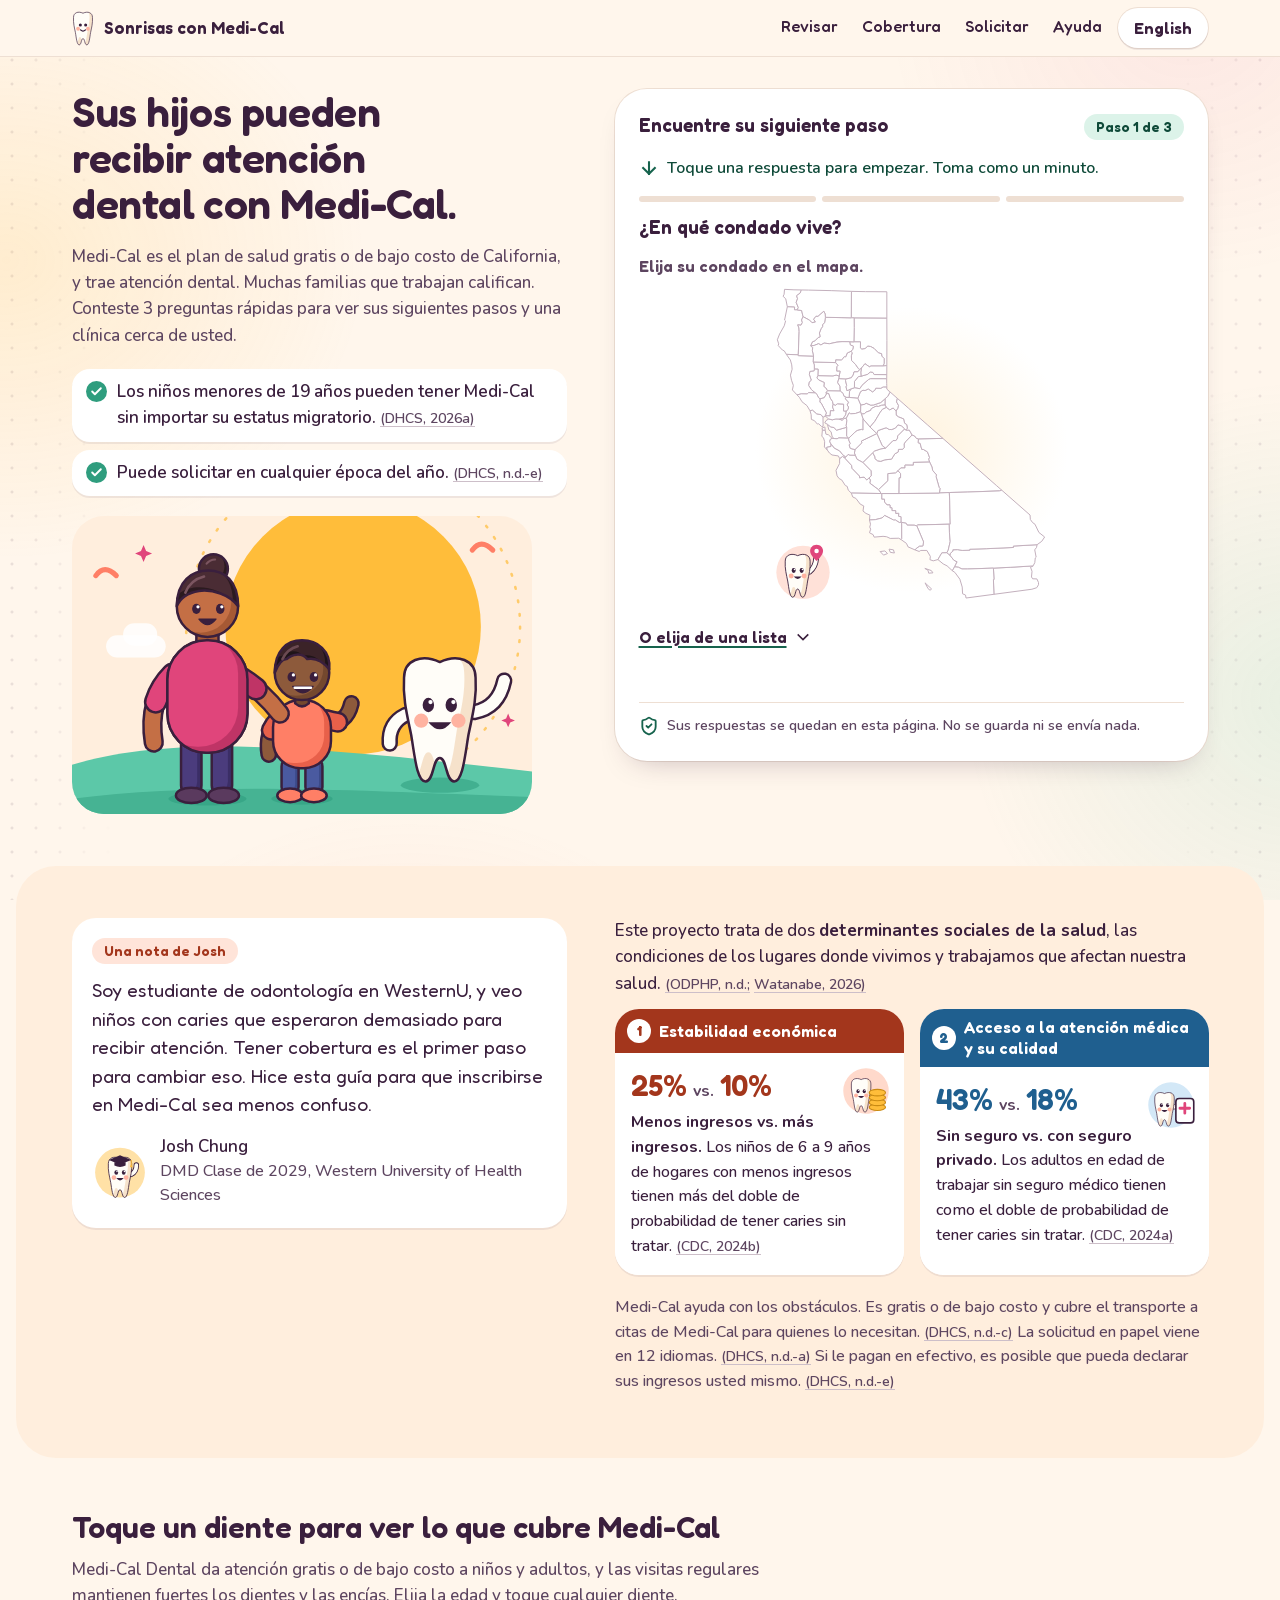
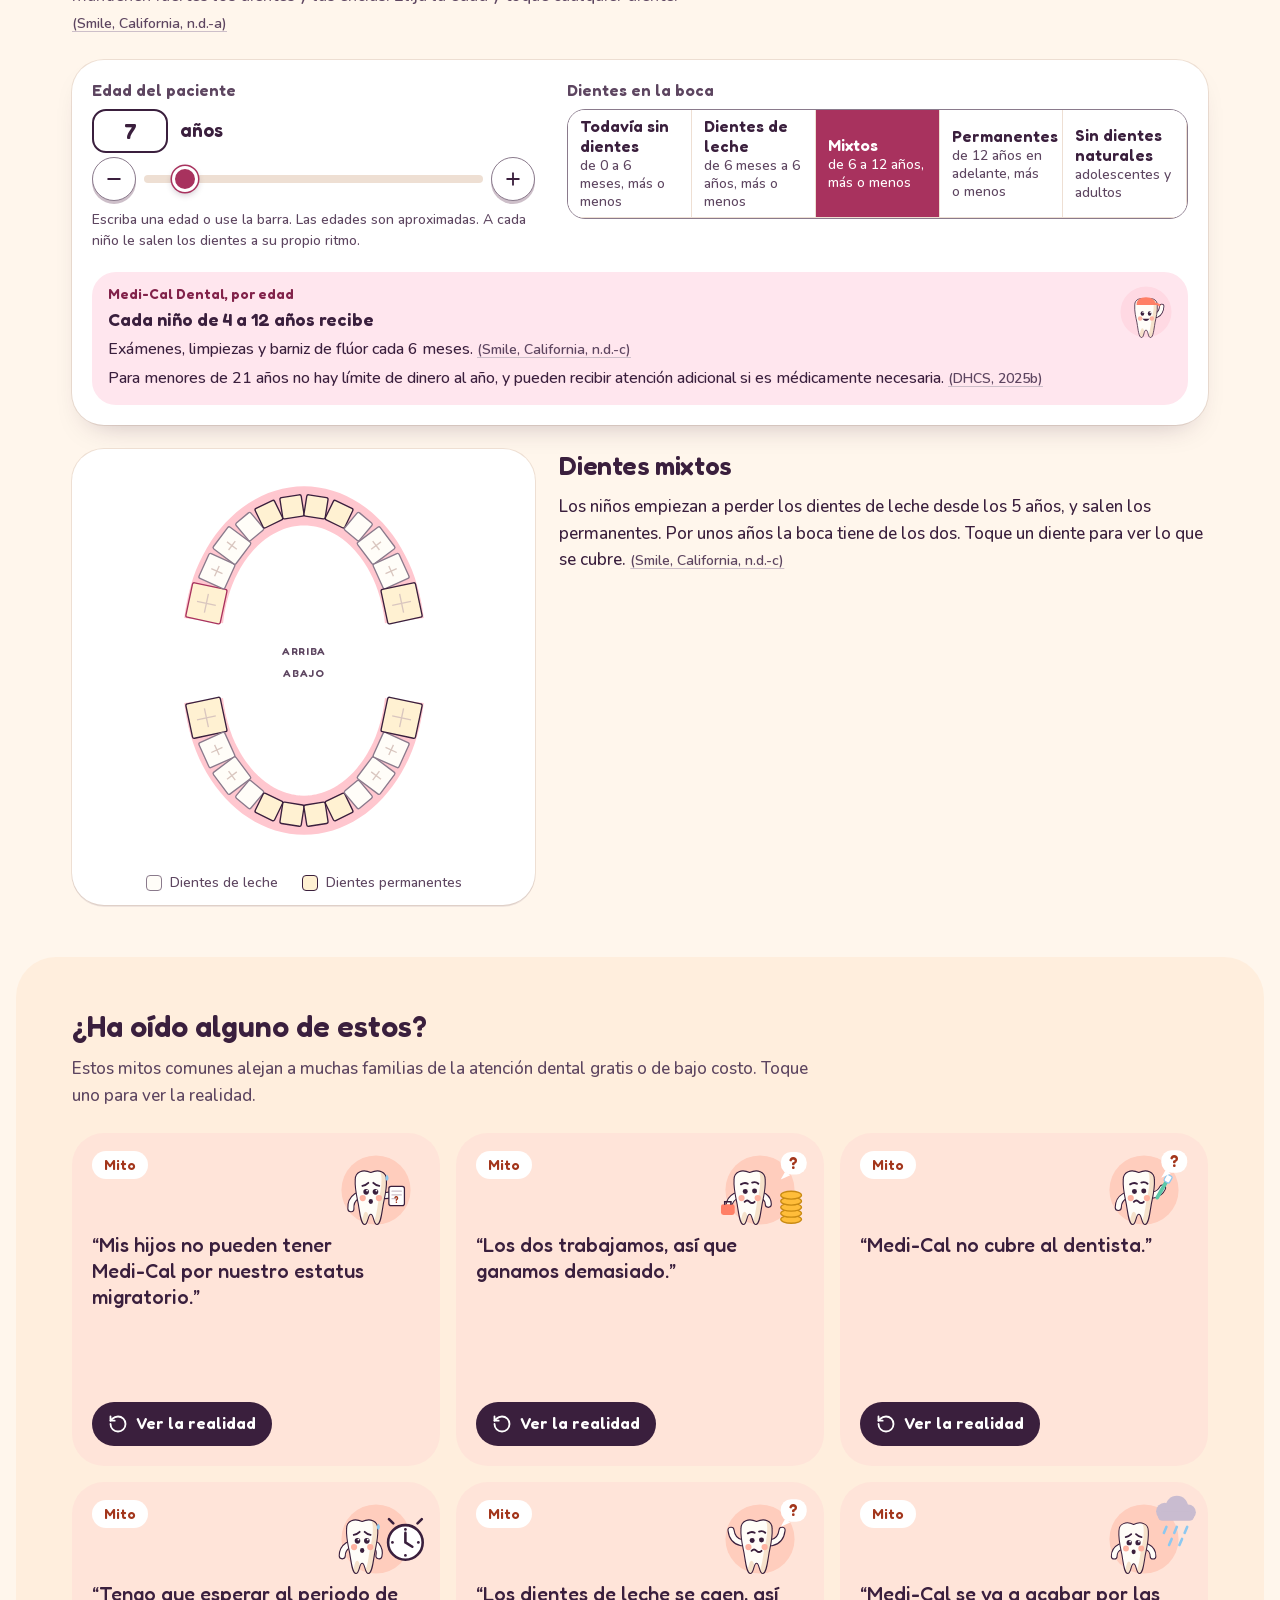
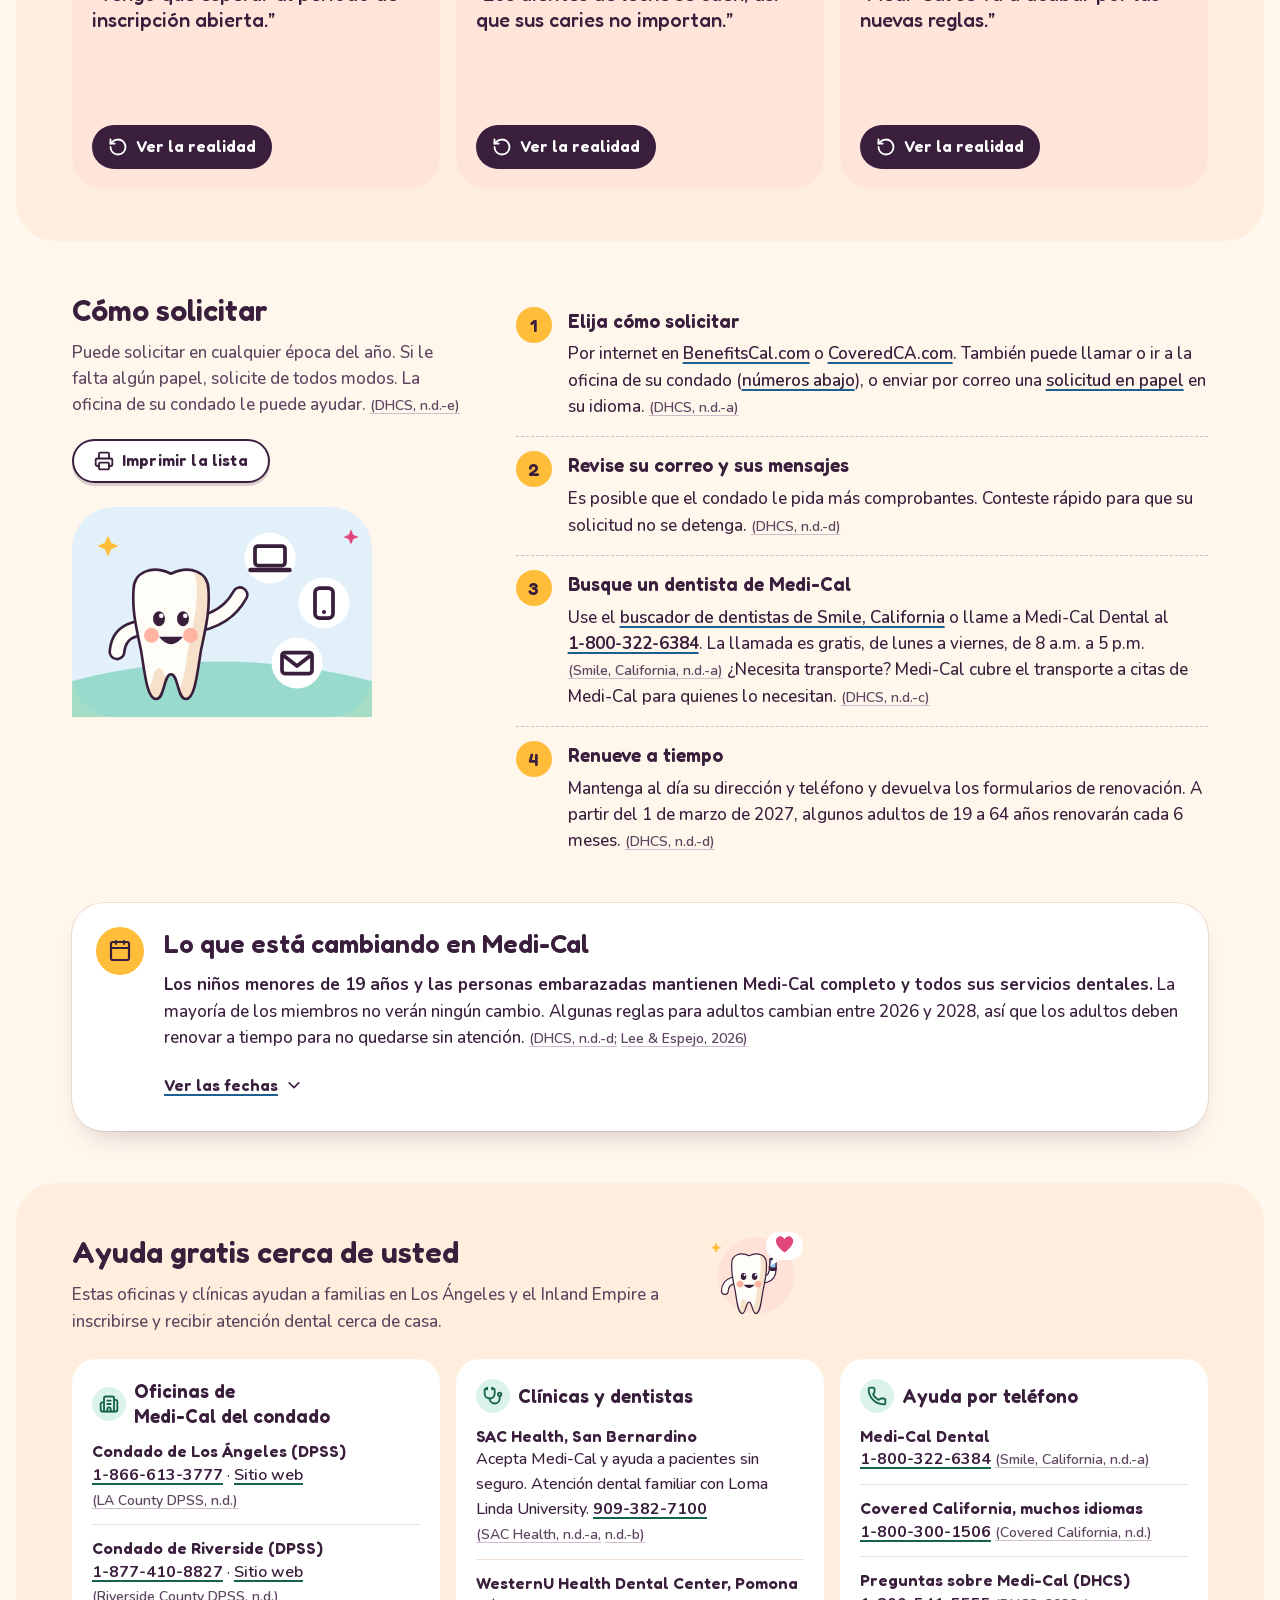
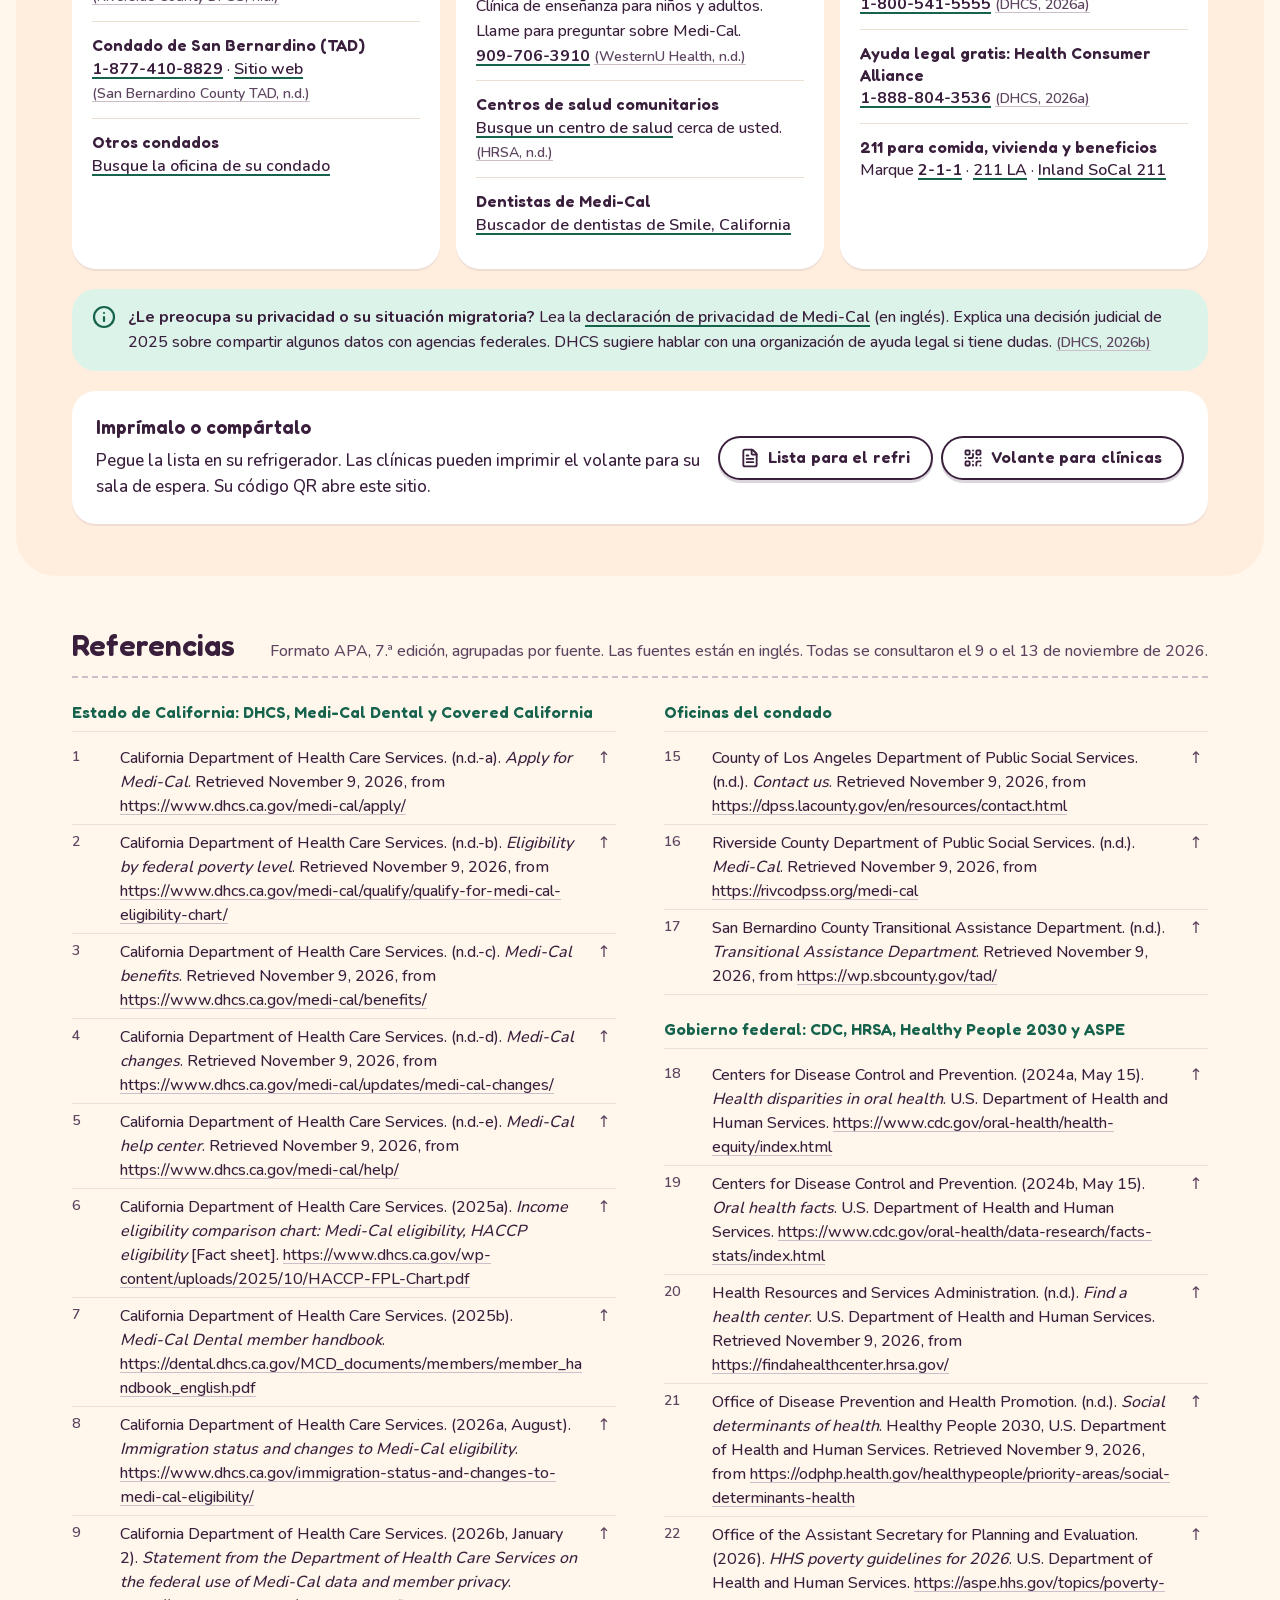
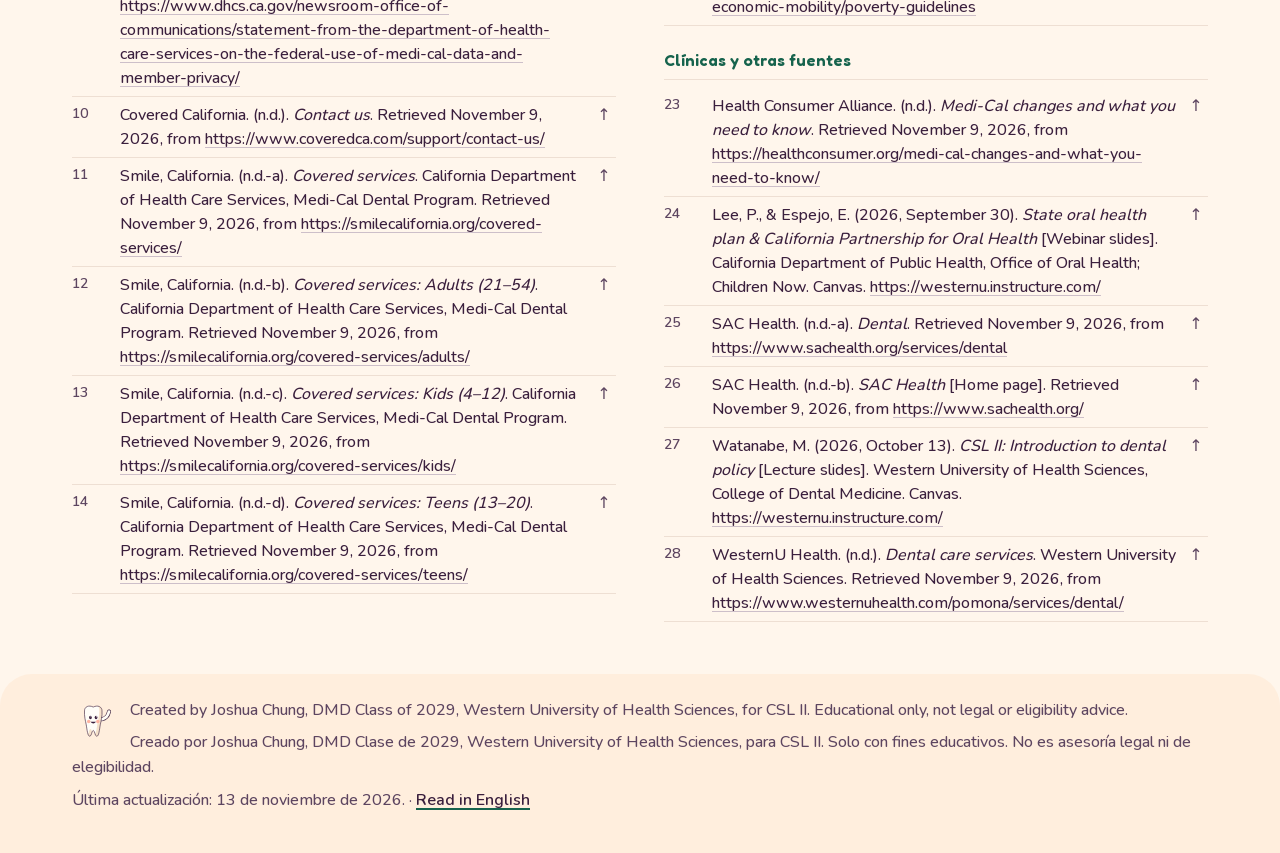
<file: es/index.html>
<!doctype html>
<html lang="es">
<head>
<meta charset="utf-8">
<meta name="viewport" content="width=device-width, initial-scale=1">
<title>Sonrisas con Medi-Cal</title>
<meta name="description" content="Una guía sencilla para familias de California sin seguro médico. Conteste 3 preguntas para ver si sus hijos pueden tener Medi-Cal, qué servicios dentales cubre y dónde encontrar ayuda.">
<script>document.documentElement.classList.add("js");</script>
<script>try{if(!matchMedia("(prefers-reduced-motion: reduce)").matches&&!sessionStorage.getItem("csl2-splash")){sessionStorage.setItem("csl2-splash","1");document.documentElement.classList.add("splash-on")}}catch(e){}</script>
<link rel="preload" href="../fonts/nunito.woff2" as="font" type="font/woff2" crossorigin>
<link rel="preload" href="../fonts/fredoka.woff2" as="font" type="font/woff2" crossorigin>
<link rel="stylesheet" href="../styles.css">
<link rel="alternate" hreflang="en" href="../index.html">
<link rel="icon" href="data:image/svg+xml,%3Csvg xmlns='http://www.w3.org/2000/svg' viewBox='0 0 24 24' fill='%23fffdf8' stroke='%233a1f3d' stroke-width='2' stroke-linejoin='round'%3E%3Cpath d='M7 3C4.8 3 3 4.8 3 7.5c0 2.4 1 3.8 1.6 6 .6 2.5 1 6.5 2.9 6.5 1.7 0 1.6-4.5 4.5-4.5s2.8 4.5 4.5 4.5c1.9 0 2.3-4 2.9-6.5.6-2.2 1.6-3.6 1.6-6C21 4.8 19.2 3 17 3c-1.8 0-3 1-5 1S8.8 3 7 3z'/%3E%3C/svg%3E">
</head>
<body>
<div class="splash" aria-hidden="true">
  <!--ART:splash--><svg class="splash-art" viewBox="0 0 280 240" focusable="false"><circle class="sp-disc" cx="140" cy="122" r="94" fill="#ffe1a6"/><circle class="sp-ring" cx="140" cy="122" r="110" fill="none" stroke="#ffbd3a" stroke-width="2.5" stroke-dasharray="2 10" stroke-linecap="round"/><g class="sp-bud" transform="translate(41.6 37.7) scale(0.82)"><g class="wave"><path d="M168 118q34-6 42-44" fill="none" stroke="#3a1f3d" stroke-width="23" stroke-linecap="round"/><path d="M168 118q34-6 42-44" fill="none" stroke="#fffdf8" stroke-width="16" stroke-linecap="round"/></g><path d="M72 122q-24 12-22 40" fill="none" stroke="#3a1f3d" stroke-width="23" stroke-linecap="round"/><path d="M72 122q-24 12-22 40" fill="none" stroke="#fffdf8" stroke-width="16" stroke-linecap="round"/><use href="#bd-body"/><g class="blink"><g fill="#3a1f3d"><ellipse cx="104" cy="108" rx="8" ry="10"/><ellipse cx="136" cy="108" rx="8" ry="10"/></g><circle cx="107" cy="104" r="3" fill="#fff"/><circle cx="139" cy="104" r="3" fill="#fff"/></g><path d="M104 132q16 20 32 0z" fill="#3a1f3d"/></g><g class="sp-spark s1"><path d="M236 38L239.6 46.4L248 50L239.6 53.6L236 62L232.4 53.6L224 50L232.4 46.4Z" fill="#e0457b"/></g><g class="sp-spark s2"><path d="M44 64L47.0 71.0L54 74L47.0 77.0L44 84L41.0 77.0L34 74L41.0 71.0Z" fill="#ffbd3a"/></g><g class="sp-spark s3"><path d="M236 172L238.4 177.6L244 180L238.4 182.4L236 188L233.6 182.4L228 180L233.6 177.6Z" fill="#2f9d7e"/></g></svg><!--/ART:splash-->
</div>
<svg class="sprite" aria-hidden="true" focusable="false">
  <defs><!--ART:defs--><path id="bd-tooth" d="M70 70C70 45 95 36 120 48 145 36 170 45 170 70 172 100 165 125 160 150 155 180 152 215 140 215 128 215 130 182 120 182 110 182 112 215 100 215 88 215 85 180 80 150 75 125 68 100 70 70Z"/><clipPath id="bd-clip"><use href="#bd-tooth"/></clipPath><g id="bd-body"><g clip-path="url(#bd-clip)"><use href="#bd-tooth" fill="#f6e2cb"/><use href="#bd-tooth" fill="#fffdf8" transform="translate(-16 -8)"/></g><use href="#bd-tooth" fill="none" stroke="#3a1f3d" stroke-width="3.5" stroke-linejoin="round"/><circle cx="94" cy="130" r="10" fill="#ffb3a1"/><circle cx="146" cy="130" r="10" fill="#ffb3a1"/></g><!--/ART:defs--></defs>
  <symbol id="i-tooth" viewBox="0 0 24 24"><path pathLength="1" d="M7 3C4.8 3 3 4.8 3 7.5c0 2.4 1 3.8 1.6 6 .6 2.5 1 6.5 2.9 6.5 1.7 0 1.6-4.5 4.5-4.5s2.8 4.5 4.5 4.5c1.9 0 2.3-4 2.9-6.5.6-2.2 1.6-3.6 1.6-6C21 4.8 19.2 3 17 3c-1.8 0-3 1-5 1S8.8 3 7 3z"/></symbol>
  <symbol id="i-phone" viewBox="0 0 24 24"><path d="M13.832 16.568a1 1 0 0 0 1.213-.303l.355-.465A2 2 0 0 1 17 15h3a2 2 0 0 1 2 2v3a2 2 0 0 1-2 2A18 18 0 0 1 2 4a2 2 0 0 1 2-2h3a2 2 0 0 1 2 2v3a2 2 0 0 1-.8 1.6l-.468.351a1 1 0 0 0-.292 1.233 14 14 0 0 0 6.392 6.384"/></symbol>
  <symbol id="i-pin" viewBox="0 0 24 24"><path d="M20 10c0 4.993-5.539 10.193-7.399 11.799a1 1 0 0 1-1.202 0C9.539 20.193 4 14.993 4 10a8 8 0 0 1 16 0"/><circle cx="12" cy="10" r="3"/></symbol>
  <symbol id="i-print" viewBox="0 0 24 24"><path d="M6 18H4a2 2 0 0 1-2-2v-5a2 2 0 0 1 2-2h16a2 2 0 0 1 2 2v5a2 2 0 0 1-2 2h-2"/><path d="M6 9V3a1 1 0 0 1 1-1h10a1 1 0 0 1 1 1v6"/><rect x="6" y="14" width="12" height="8" rx="1"/></symbol>
  <symbol id="i-check" viewBox="0 0 24 24"><path d="M20 6 9 17l-5-5"/></symbol>
  <symbol id="i-right" viewBox="0 0 24 24"><path d="M5 12h14"/><path d="m12 5 7 7-7 7"/></symbol>
  <symbol id="i-left" viewBox="0 0 24 24"><path d="m12 19-7-7 7-7"/><path d="M19 12H5"/></symbol>
  <symbol id="i-reset" viewBox="0 0 24 24"><path d="M3 12a9 9 0 1 0 9-9 9.75 9.75 0 0 0-6.74 2.74L3 8"/><path d="M3 3v5h5"/></symbol>
  <symbol id="i-shield" viewBox="0 0 24 24"><path d="M20 13c0 5-3.5 7.5-7.66 8.95a1 1 0 0 1-.67-.01C7.5 20.5 4 18 4 13V6a1 1 0 0 1 1-1c2 0 4.5-1.2 6.24-2.72a1.17 1.17 0 0 1 1.52 0C14.51 3.81 17 5 19 5a1 1 0 0 1 1 1z"/><path d="m9 12 2 2 4-4"/></symbol>
  <symbol id="i-qr" viewBox="0 0 24 24"><rect width="5" height="5" x="3" y="3" rx="1"/><rect width="5" height="5" x="16" y="3" rx="1"/><rect width="5" height="5" x="3" y="16" rx="1"/><path d="M21 16h-3a2 2 0 0 0-2 2v3"/><path d="M21 21v.01"/><path d="M12 7v3a2 2 0 0 1-2 2H7"/><path d="M3 12h.01"/><path d="M12 3h.01"/><path d="M12 16v.01"/><path d="M16 12h1"/><path d="M21 12v.01"/><path d="M12 21v-1"/></symbol>
  <symbol id="i-info" viewBox="0 0 24 24"><circle cx="12" cy="12" r="10"/><path d="M12 16v-4"/><path d="M12 8h.01"/></symbol>
  <symbol id="i-building" viewBox="0 0 24 24"><path d="M10 12h4"/><path d="M10 8h4"/><path d="M14 21v-3a2 2 0 0 0-4 0v3"/><path d="M6 10H4a2 2 0 0 0-2 2v7a2 2 0 0 0 2 2h16a2 2 0 0 0 2-2V9a2 2 0 0 0-2-2h-2"/><path d="M6 21V5a2 2 0 0 1 2-2h8a2 2 0 0 1 2 2v16"/></symbol>
  <symbol id="i-steth" viewBox="0 0 24 24"><path d="M11 2v2"/><path d="M5 2v2"/><path d="M5 3H4a2 2 0 0 0-2 2v4a6 6 0 0 0 12 0V5a2 2 0 0 0-2-2h-1"/><path d="M8 15a6 6 0 0 0 12 0v-3"/><circle cx="20" cy="10" r="2"/></symbol>
  <symbol id="i-file" viewBox="0 0 24 24"><path d="M6 22a2 2 0 0 1-2-2V4a2 2 0 0 1 2-2h8a2.4 2.4 0 0 1 1.704.706l3.588 3.588A2.4 2.4 0 0 1 20 8v12a2 2 0 0 1-2 2z"/><path d="M14 2v5a1 1 0 0 0 1 1h5"/><path d="M10 9H8"/><path d="M16 13H8"/><path d="M16 17H8"/></symbol>
  <symbol id="i-minus" viewBox="0 0 24 24"><path d="M5 12h14"/></symbol>
  <symbol id="i-plus" viewBox="0 0 24 24"><path d="M5 12h14"/><path d="M12 5v14"/></symbol>
  <symbol id="i-calendar" viewBox="0 0 24 24"><path d="M8 2v3"/><path d="M16 2v3"/><rect x="3" y="3" width="18" height="18" rx="2"/><path d="M3 9h18"/></symbol>
</svg>

<a class="skip" href="#main">Saltar al contenido principal</a>

<header class="site-header">
  <div class="wrap header-row">
    <a class="brand" href="#top">
      <!--ART:brand--><svg class="brand-mark" viewBox="62 32 116 188" aria-hidden="true" focusable="false"><use href="#bd-body"/><g fill="#3a1f3d"><circle cx="106" cy="110" r="8"/><circle cx="134" cy="110" r="8"/></g><path d="M107 136q13 13 26 0" fill="none" stroke="#3a1f3d" stroke-width="7" stroke-linecap="round" stroke-linejoin="round"/></svg><!--/ART:brand-->
      <span>Sonrisas con <span class="nowrap">Medi-Cal</span></span>
    </a>
    <nav class="site-nav" aria-label="Secciones">
      <ul>
        <li><a href="#check">Revisar</a></li>
        <li><a href="#coverage">Cobertura</a></li>
        <li><a href="#apply">Solicitar</a></li>
        <li><a href="#help">Ayuda</a></li>
      </ul>
    </nav>
    <a class="lang" href="../index.html" hreflang="en" lang="en">English</a>
  </div>
</header>

<main id="main">
<div id="top"></div>

<!-- CHECK: hero + guided flow -->
<section id="check" class="hero" aria-labelledby="hero-h">
  <div class="wrap hero-grid">
    <div class="hero-copy">
      <h1 id="hero-h">Sus hijos pueden recibir atención dental con <span class="nowrap">Medi-Cal</span>.</h1>
      <p class="lead"><span class="nowrap">Medi-Cal</span> es el plan de salud gratis o de bajo costo de California, y trae atención dental. Muchas familias que trabajan califican. Conteste 3 preguntas rápidas para ver sus siguientes pasos y una clínica cerca de usted.</p>
      <ul class="facts">
        <li><svg class="ic" aria-hidden="true"><use href="#i-check"/></svg><span>Los niños menores de 19 años pueden tener <span class="nowrap">Medi-Cal</span> sin importar su estatus migratorio. <a class="cite" id="c-dhcs-imm-1" href="#ref-dhcs-imm">(DHCS, 2026a)</a></span></li>
        <li><svg class="ic" aria-hidden="true"><use href="#i-check"/></svg><span>Puede solicitar en cualquier época del año. <a class="cite" id="c-dhcs-help-1" href="#ref-dhcs-help">(DHCS, n.d.-e)</a></span></li>
      </ul>
      <!--ART:hero--><div class="hero-art" aria-hidden="true"><svg class="hero-scene" viewBox="0 60 540 350" aria-hidden="true" focusable="false"><rect y="60" width="540" height="350" fill="#ffeedd"/><circle cx="330" cy="190" r="150" fill="#ffbd3a"/><circle cx="330" cy="190" r="196" fill="none" stroke="#ffbd3a" stroke-width="3" stroke-dasharray="2 14" stroke-linecap="round" opacity=".7"/><path d="M28 130q10-14 24 0M470 100q10-14 24 0" fill="none" stroke="#ff7f66" stroke-width="6" stroke-linecap="round" stroke-linejoin="round"/><path d="M84 94L87.0 101.0L94 104L87.0 107.0L84 114L81.0 107.0L74 104L81.0 101.0Z" fill="#e0457b"/><path d="M512 292L514.4 297.6L520 300L514.4 302.4L512 308L509.6 302.4L504 300L509.6 297.6Z" fill="#e0457b"/><rect x="40" y="200" width="70" height="26" rx="13" fill="#fff" opacity=".85"/><rect x="60" y="186" width="40" height="26" rx="13" fill="#fff" opacity=".85"/><path d="M0 352C120 316 280 330 540 360V410H0Z" fill="#5cc8a8"/><path d="M0 392C160 372 320 382 540 390V410H0Z" fill="#46b393"/><ellipse cx="159" cy="392" rx="46" ry="8" fill="#2f9d7e" opacity=".55"/><ellipse cx="270" cy="392" rx="36" ry="7" fill="#2f9d7e" opacity=".55"/><g><clipPath id="hp-l1"><rect x="128" y="316" width="24" height="72" rx="12"/></clipPath><g clip-path="url(#hp-l1)"><rect x="128" y="316" width="24" height="72" rx="12" fill="#3b2e66"/><g transform="translate(-5 -4)"><rect x="128" y="316" width="24" height="72" rx="12" fill="#4b3c7d"/></g></g><rect x="128" y="316" width="24" height="72" rx="12" fill="none" stroke="#3a1f3d" stroke-width="2.94" stroke-linejoin="round"/><clipPath id="hp-l2"><rect x="164" y="316" width="24" height="72" rx="12"/></clipPath><g clip-path="url(#hp-l2)"><rect x="164" y="316" width="24" height="72" rx="12" fill="#3b2e66"/><g transform="translate(-5 -4)"><rect x="164" y="316" width="24" height="72" rx="12" fill="#4b3c7d"/></g></g><rect x="164" y="316" width="24" height="72" rx="12" fill="none" stroke="#3a1f3d" stroke-width="2.94" stroke-linejoin="round"/><ellipse cx="140" cy="388" rx="18" ry="9" fill="#5a3a5e" stroke="#3a1f3d" stroke-width="2.94" stroke-linejoin="round"/><ellipse cx="178" cy="388" rx="18" ry="9" fill="#5a3a5e" stroke="#3a1f3d" stroke-width="2.94" stroke-linejoin="round"/><path d="M118 246q-30 30-22 80" fill="none" stroke="#3a1f3d" stroke-width="23.88" stroke-linecap="round"/><path d="M118 246q-30 30-22 80" fill="none" stroke="#c46f45" stroke-width="18" stroke-linecap="round"/><path d="M118 246q-30 30-22 80" fill="none" stroke="#3a1f3d" stroke-width="27.88" stroke-linecap="round" stroke-dasharray="38 200"/><path d="M118 246q-30 30-22 80" fill="none" stroke="#e0457b" stroke-width="22" stroke-linecap="round" stroke-dasharray="38 200"/><clipPath id="hp-b"><rect x="112" y="206" width="94" height="132" rx="46"/></clipPath><g clip-path="url(#hp-b)"><rect x="112" y="206" width="94" height="132" rx="46" fill="#bf3466"/><g transform="translate(-11 -7)"><rect x="112" y="206" width="94" height="132" rx="46" fill="#e0457b"/></g></g><rect x="112" y="206" width="94" height="132" rx="46" fill="none" stroke="#3a1f3d" stroke-width="2.94" stroke-linejoin="round"/><path d="M146 192h26v20q-13 9-26 0z" fill="#a65934" stroke="#3a1f3d" stroke-width="2.94" stroke-linejoin="round"/><clipPath id="hp-bun"><circle cx="166" cy="122" r="17"/></clipPath><g clip-path="url(#hp-bun)"><circle cx="166" cy="122" r="17" fill="#2b1a1f"/><g transform="translate(-4 -3)"><circle cx="166" cy="122" r="17" fill="#4a2c34"/></g></g><circle cx="166" cy="122" r="17" fill="none" stroke="#3a1f3d" stroke-width="2.94" stroke-linejoin="round"/><clipPath id="hp-h"><circle cx="159" cy="166" r="36"/></clipPath><g clip-path="url(#hp-h)"><circle cx="159" cy="166" r="36" fill="#a65934"/><g transform="translate(-8 -5)"><circle cx="159" cy="166" r="36" fill="#c46f45"/></g></g><circle cx="159" cy="166" r="36" fill="none" stroke="#3a1f3d" stroke-width="2.94" stroke-linejoin="round"/><clipPath id="hp-hr"><path d="M123 166c0-30 18-42 37-42s35 12 35 42c-10-14-30-20-46-18-12 2-22 8-26 18z"/></clipPath><g clip-path="url(#hp-hr)"><path d="M123 166c0-30 18-42 37-42s35 12 35 42c-10-14-30-20-46-18-12 2-22 8-26 18z" fill="#2b1a1f"/><g transform="translate(-6 -4)"><path d="M123 166c0-30 18-42 37-42s35 12 35 42c-10-14-30-20-46-18-12 2-22 8-26 18z" fill="#4a2c34"/></g></g><path d="M123 166c0-30 18-42 37-42s35 12 35 42c-10-14-30-20-46-18-12 2-22 8-26 18z" fill="none" stroke="#3a1f3d" stroke-width="2.94" stroke-linejoin="round"/><path d="M133 150q6-15 22-19" fill="none" stroke="#7b5560" stroke-width="3" stroke-linecap="round" stroke-linejoin="round"/><path d="M158 116q4-5 10-5" fill="none" stroke="#7b5560" stroke-width="2.5" stroke-linecap="round" stroke-linejoin="round"/><g class="blink"><ellipse cx="146" cy="169" rx="5" ry="6" fill="#3a1f3d"/><ellipse cx="174" cy="169" rx="5" ry="6" fill="#3a1f3d"/><circle cx="147.9" cy="166.6" r="1.9" fill="#fff"/><circle cx="175.9" cy="166.6" r="1.9" fill="#fff"/></g><path d="M149 181q10 13 20 0z" fill="#3a1f3d" stroke="#3a1f3d" stroke-width="1.5" stroke-linejoin="round"/></g><g><clipPath id="hc-l1"><rect x="246" y="344" width="20" height="44" rx="10"/></clipPath><g clip-path="url(#hc-l1)"><rect x="246" y="344" width="20" height="44" rx="10" fill="#3c4a88"/><g transform="translate(-4 -3)"><rect x="246" y="344" width="20" height="44" rx="10" fill="#4a5aa0"/></g></g><rect x="246" y="344" width="20" height="44" rx="10" fill="none" stroke="#3a1f3d" stroke-width="2.94" stroke-linejoin="round"/><clipPath id="hc-l2"><rect x="274" y="344" width="20" height="44" rx="10"/></clipPath><g clip-path="url(#hc-l2)"><rect x="274" y="344" width="20" height="44" rx="10" fill="#3c4a88"/><g transform="translate(-4 -3)"><rect x="274" y="344" width="20" height="44" rx="10" fill="#4a5aa0"/></g></g><rect x="274" y="344" width="20" height="44" rx="10" fill="none" stroke="#3a1f3d" stroke-width="2.94" stroke-linejoin="round"/><ellipse cx="256" cy="388" rx="15" ry="8" fill="#ff7f66" stroke="#3a1f3d" stroke-width="2.94" stroke-linejoin="round"/><ellipse cx="284" cy="388" rx="15" ry="8" fill="#ff7f66" stroke="#3a1f3d" stroke-width="2.94" stroke-linejoin="round"/><path d="M242 300q-15 15-11 40" fill="none" stroke="#3a1f3d" stroke-width="19.88" stroke-linecap="round"/><path d="M242 300q-15 15-11 40" fill="none" stroke="#8d5a3b" stroke-width="14" stroke-linecap="round"/><path d="M242 300q-15 15-11 40" fill="none" stroke="#3a1f3d" stroke-width="24.88" stroke-linecap="round" stroke-dasharray="14 200"/><path d="M242 300q-15 15-11 40" fill="none" stroke="#e8604a" stroke-width="19" stroke-linecap="round" stroke-dasharray="14 200"/><path d="M300 300q22 6 28-20" fill="none" stroke="#3a1f3d" stroke-width="19.88" stroke-linecap="round"/><path d="M300 300q22 6 28-20" fill="none" stroke="#8d5a3b" stroke-width="14" stroke-linecap="round"/><path d="M298 299q8 2 14 3" fill="none" stroke="#3a1f3d" stroke-width="24.88" stroke-linecap="round"/><path d="M298 299q8 2 14 3" fill="none" stroke="#e8604a" stroke-width="19" stroke-linecap="round"/><clipPath id="hc-b"><rect x="236" y="276" width="68" height="80" rx="32"/></clipPath><g clip-path="url(#hc-b)"><rect x="236" y="276" width="68" height="80" rx="32" fill="#e8604a"/><g transform="translate(-8 -6)"><rect x="236" y="276" width="68" height="80" rx="32" fill="#ff7f66"/></g></g><rect x="236" y="276" width="68" height="80" rx="32" fill="none" stroke="#3a1f3d" stroke-width="2.94" stroke-linejoin="round"/><path d="M262 266h16v14q-8 7-16 0z" fill="#74482e" stroke="#3a1f3d" stroke-width="2.94" stroke-linejoin="round"/><clipPath id="hc-h"><circle cx="270" cy="244" r="32"/></clipPath><g clip-path="url(#hc-h)"><circle cx="270" cy="244" r="32" fill="#74482e"/><g transform="translate(-7 -5)"><circle cx="270" cy="244" r="32" fill="#8d5a3b"/></g></g><circle cx="270" cy="244" r="32" fill="none" stroke="#3a1f3d" stroke-width="2.94" stroke-linejoin="round"/><clipPath id="hc-hr"><path d="M238 244c0-26 14-38 32-38s34 12 32 34c-8-10-16-14-26-12-6-8-18-6-24 0-6 0-10 6-14 16z"/></clipPath><g clip-path="url(#hc-hr)"><path d="M238 244c0-26 14-38 32-38s34 12 32 34c-8-10-16-14-26-12-6-8-18-6-24 0-6 0-10 6-14 16z" fill="#1f1418"/><g transform="translate(-5 -4)"><path d="M238 244c0-26 14-38 32-38s34 12 32 34c-8-10-16-14-26-12-6-8-18-6-24 0-6 0-10 6-14 16z" fill="#3b2328"/></g></g><path d="M238 244c0-26 14-38 32-38s34 12 32 34c-8-10-16-14-26-12-6-8-18-6-24 0-6 0-10 6-14 16z" fill="none" stroke="#3a1f3d" stroke-width="2.94" stroke-linejoin="round"/><path d="M247 228q6-12 18-15" fill="none" stroke="#6b4a52" stroke-width="3" stroke-linecap="round" stroke-linejoin="round"/><g class="blink"><ellipse cx="258" cy="249" rx="5" ry="6" fill="#3a1f3d"/><ellipse cx="284" cy="249" rx="5" ry="6" fill="#3a1f3d"/><circle cx="259.9" cy="246.6" r="1.9" fill="#fff"/><circle cx="285.9" cy="246.6" r="1.9" fill="#fff"/></g><path d="M259 260q12 15 24 0z" fill="#3a1f3d" stroke="#3a1f3d" stroke-width="1.5" stroke-linejoin="round"/><path d="M261.5 261.6h19" fill="none" stroke="#fff" stroke-width="3" stroke-linecap="round" stroke-linejoin="round"/></g><path d="M198 250q26 16 46 42" fill="none" stroke="#3a1f3d" stroke-width="23.88" stroke-linecap="round"/><path d="M198 250q26 16 46 42" fill="none" stroke="#c46f45" stroke-width="18" stroke-linecap="round"/><path d="M198 250q26 16 46 42" fill="none" stroke="#3a1f3d" stroke-width="27.88" stroke-linecap="round" stroke-dasharray="22 200"/><path d="M198 250q26 16 46 42" fill="none" stroke="#bf3466" stroke-width="22" stroke-linecap="round" stroke-dasharray="22 200"/><clipPath id="hp-b2"><rect x="112" y="206" width="94" height="132" rx="46"/></clipPath><g clip-path="url(#hp-b2)"><rect x="112" y="206" width="94" height="132" rx="46" fill="#bf3466"/><g transform="translate(-11 -7)"><rect x="112" y="206" width="94" height="132" rx="46" fill="#e0457b"/></g></g><rect x="112" y="206" width="94" height="132" rx="46" fill="none" stroke="#3a1f3d" stroke-width="2.94" stroke-linejoin="round"/><ellipse cx="432" cy="376" rx="46" ry="9" fill="#2f9d7e" opacity=".55"/></svg><svg class="hero-buddy" viewBox="370 180 170 200" aria-hidden="true" focusable="false"><g transform="translate(331.2 191.4) scale(0.84)"><g class="wave"><path d="M168 118q34-6 42-44" fill="none" stroke="#3a1f3d" stroke-width="23" stroke-linecap="round"/><path d="M168 118q34-6 42-44" fill="none" stroke="#fffdf8" stroke-width="16" stroke-linecap="round"/></g><path d="M72 122q-24 12-22 40" fill="none" stroke="#3a1f3d" stroke-width="23" stroke-linecap="round"/><path d="M72 122q-24 12-22 40" fill="none" stroke="#fffdf8" stroke-width="16" stroke-linecap="round"/><use href="#bd-body"/><g class="blink"><g fill="#3a1f3d"><ellipse cx="104" cy="108" rx="8" ry="10"/><ellipse cx="136" cy="108" rx="8" ry="10"/></g><circle cx="107" cy="104" r="3" fill="#fff"/><circle cx="139" cy="104" r="3" fill="#fff"/></g><path d="M104 132q16 20 32 0z" fill="#3a1f3d"/></g></svg></div><!--/ART:hero-->
    </div>

    <div class="flow" id="flow">
      <noscript><p class="flow-noscript">Esta revisión necesita JavaScript. Aun así puede leer abajo las secciones de <a href="#coverage">cobertura</a>, <a href="#apply">cómo solicitar</a> y <a href="#help">dónde encontrar ayuda</a>.</p></noscript>
      <div class="flow-head">
        <p class="flow-title">Encuentre su siguiente paso</p>
        <p class="flow-progress" id="flow-progress" aria-live="polite" data-done="Listo">Paso 1 de 3</p>
      </div>
      <p class="flow-hint">Toque una respuesta para empezar. Toma como un minuto.</p>
      <div class="flow-bar" aria-hidden="true"><span></span><span></span><span></span></div>

      <fieldset class="step" data-step="1">
        <legend tabindex="-1">¿En qué condado vive?</legend>
        <!--MAP-->
        <div class="county-map" data-label="Condado de {name}">
          <p class="map-label" aria-hidden="true" data-idle="Elija su condado en el mapa.">Elija su condado en el mapa.</p>
          <div class="map-box">
            <svg class="ca-map" viewBox="0 0 400 461" role="group" aria-label="Mapa de los 58 condados de California. Elija el suyo.">
              <g class="ctys"><path id="cty-06001" class="cty" d="M76.1 201.8 78.4 210.3 81.6 213 83.4 220.8 86.1 223 90.5 223.4 93.1 222.1 107.8 222.5 104.7 219.5 104.8 206.3 89.4 210.7 86.2 206.8 81.2 205.8Z" data-county="other" data-name="Alameda" tabindex="0" role="button" aria-label="Condado de Alameda"/><path id="cty-06003" class="cty" d="M161.5 164.1 161.5 173.3 163.5 177 168.4 180.7 173.5 177.9 177.9 182.2 180.8 178.1 181.5 173.8 178.6 168.8 179.8 163.5 167.8 153 168.7 154.6 165.5 160.6Z" data-county="other" data-name="Alpine" tabindex="0" role="button" aria-label="Condado de Alpine"/><path id="cty-06005" class="cty" d="M125.4 173.2 125.3 183.3 126.5 186.9 130.8 186.3 133.6 183.9 140.3 181.4 141.2 178.7 148.2 175.1 151.7 175.5 156.3 173.8 161.5 173.3 161.5 164.1 155.2 169.7 144.9 173.2 140.5 173.6 133.6 170.7 130.7 172.5Z" data-county="other" data-name="Amador" tabindex="0" role="button" aria-label="Condado de Amador"/><path id="cty-06007" class="cty" d="M111.1 93.8 105.6 96.2 103.3 101.9 101.1 101.7 97.3 106.5 88.4 106.3 88.3 110.5 91.7 114.5 90 116.6 89.9 123.2 95 123.2 93.6 130.5 92.9 134.4 103.5 135 111.6 133 114.4 128.9 115.6 124.3 121.4 124.1 124.1 120.7 121.9 119.2 117.8 113.1 111.9 107.3 111.7 100.4 113.2 95.9Z" data-county="other" data-name="Butte" tabindex="0" role="button" aria-label="Condado de Butte"/><path id="cty-06009" class="cty" d="M126.5 186.9 129 194 139.3 206 146.5 197.4 153.9 184.9 157.5 179.9 163.5 177 161.5 173.3 156.3 173.8 151.7 175.5 148.2 175.1 141.2 178.7 140.3 181.4 133.6 183.9 130.8 186.3Z" data-county="other" data-name="Calaveras" tabindex="0" role="button" aria-label="Condado de Calaveras"/><path id="cty-06011" class="cty" d="M62 129.8 60.5 133.1 63.5 136.4 71.5 140.1 70.8 145.9 73.8 148.1 76.3 152.3 95.2 152.7 94.9 145.6 91.4 140.3 92.9 134.4 93.6 130.5 89.3 129 84.5 130.2Z" data-county="other" data-name="Colusa" tabindex="0" role="button" aria-label="Condado de Colusa"/><path id="cty-06013" class="cty" d="M78.1 194 74.1 196.4 72.3 199.8 76.1 201.8 81.2 205.8 86.2 206.8 89.4 210.7 104.8 206.3 104 204.1 105 196.6 104.2 192.9 100.7 192.9 98.3 195.9 93.4 194.1 88.7 194 83.4 195.3Z" data-county="other" data-name="Contra Costa" tabindex="0" role="button" aria-label="Condado de Contra Costa"/><path id="cty-06015" class="cty" d="M12.6 2 12 9.3 10.5 12.3 14.4 16 16.8 27.8 27.5 28.3 27.3 32.4 31.3 32.4 33.1 29 29.9 21.2 31.9 15.9 30.6 11.4 35.8 7.5 37.6 2.9 26.6 2.7Z" data-county="other" data-name="Del Norte" tabindex="0" role="button" aria-label="Condado de Del Norte"/><path id="cty-06017" class="cty" d="M164.1 146.5 158.8 146.5 155.2 148.6 147.8 148.4 146.5 151.4 143 153.8 136.8 149.5 131.9 151.9 128.9 151.4 125.1 153.6 121.2 163.4 125.4 173.2 130.7 172.5 133.6 170.7 140.5 173.6 144.9 173.2 155.2 169.7 161.5 164.1 165.5 160.6 168.7 154.6 167.8 153 164.2 149.8Z" data-county="other" data-name="El Dorado" tabindex="0" role="button" aria-label="Condado de El Dorado"/><path id="cty-06019" class="cty" d="M128.7 258.5 140.8 270.8 141 278.4 137.8 281.4 139.8 284.5 138.9 289.1 151.9 298.8 165.8 285.6 165.8 275 177.2 274.1 180.8 270.8 184.9 266.6 191.1 266.6 191.1 262.4 203.5 262.5 203.5 258.4 227.6 257.9 226.4 253.6 227.5 251 224.4 242.8 218.4 239.2 215.9 239 213.5 230 210.7 229.3 211.1 223.5 208 222.8 205.6 219.4 201.6 217.7 191.6 228 189.7 231.1 190 236.1 187.8 238.9 181.4 239.1 181 243 176.1 245.6 171.2 253.5 161.1 254.6 155.2 256.8 150.6 256 146.6 252.7 146.8 250.4 143.3 244Z" data-county="other" data-name="Fresno" tabindex="0" role="button" aria-label="Condado de Fresno"/><path id="cty-06021" class="cty" d="M55.2 109.6 56.7 113.9 56.8 120.1 62.4 120.3 62 129.8 84.5 130.2 89.3 129 93.6 130.5 95 123.2 89.9 123.2 90 116.6 91.7 114.5 88.3 110.5Z" data-county="other" data-name="Glenn" tabindex="0" role="button" aria-label="Condado de Glenn"/><path id="cty-06023" class="cty" d="M16.8 27.8 12.7 47.5 14.2 48.8 12.2 56 5.3 68.2 2 76.7 4 82.7 3.3 85.3 9.5 91.9 12.3 93.2 15.3 98.3 33 99 34.3 64.5 34 59.2 32.2 54.6 37 55.1 39.1 51.1 37.9 47.4 40.1 42.5 38 33.4 31.3 32.4 27.3 32.4 27.5 28.3Z" data-county="other" data-name="Humboldt" tabindex="0" role="button" aria-label="Condado de Humboldt"/><path id="cty-06025" class="cty" d="M322.1 415 323 431.9 322.1 431.9 322.9 453.8 379.1 446.3 386.3 444 388.9 439.6 388.9 436.3 386.5 431 380.2 430.8 378.5 428.1 379.3 419.7 377.1 413.7 380.9 411.7 347 413.8Z" data-county="other" data-name="Imperial" tabindex="0" role="button" aria-label="Condado de Imperial"/><path id="cty-06027" class="cty" d="M211.1 223.5 210.7 229.3 213.5 230 215.9 239 218.4 239.2 224.4 242.8 227.5 251 226.4 253.6 227.6 257.9 231 265.1 232.1 270.3 237.7 276.9 237.1 279.3 241.7 295.5 242.9 296.8 242.2 303.7 256.8 303 284.2 302.3 331.1 300.6 334.5 299.6 326.4 292.5 273.4 245.9 247.2 222.8Z" data-county="other" data-name="Inyo" tabindex="0" role="button" aria-label="Condado de Inyo"/><path id="cty-06029" class="cty" d="M156.6 304.5 156.6 312.9 160.8 313 160.8 317.2 164.5 321.4 168.9 321.4 168.9 325.6 171.7 325.6 171.7 329.8 177.3 329.9 177.3 334.1 181.8 333.8 181.5 338.2 185.1 338.8 185.1 347.2 186.2 347.2 192.9 348.6 194.3 351.3 204.7 351.4 208.6 352.4 209.6 351 256.7 349.9 258.1 349.9 257.3 314.2 256.8 303 242.2 303.7 182.3 304.5Z" data-county="other" data-name="Kern" tabindex="0" role="button" aria-label="Condado de Kern"/><path id="cty-06031" class="cty" d="M151.9 298.8 155.8 304.5 156.6 304.5 182.3 304.5 182.5 281.3 184.6 281.3 184.6 275 180.8 270.8 177.2 274.1 165.8 275 165.8 285.6Z" data-county="other" data-name="Kings" tabindex="0" role="button" aria-label="Condado de Kings"/><path id="cty-06033" class="cty" d="M56.8 120.1 56.5 122.6 50.1 123.6 49.4 128.2 52.2 136.6 49 139.5 48.3 144.4 52.4 150.5 58.1 155.4 60.8 157.7 62.7 162.1 65.2 164.2 71.3 162.7 74.9 157 74.2 155.2 76.3 152.3 73.8 148.1 70.8 145.9 71.5 140.1 63.5 136.4 60.5 133.1 62 129.8 62.4 120.3Z" data-county="other" data-name="Lake" tabindex="0" role="button" aria-label="Condado de Lake"/><path id="cty-06035" class="cty" d="M115.7 44.2 115.9 58.4 115.4 79.8 125.2 79.8 125 89 127.2 90.7 132 89.8 136 86.2 140.2 86.7 145.3 89.5 151.6 96 156.4 97.4 156.7 100.9 160.2 104.5 160.2 111.5 158.7 115.6 164.2 114.9 164.3 77.5 164.2 44.5Z" data-county="other" data-name="Lassen" tabindex="0" role="button" aria-label="Condado de Lassen"/><path id="cty-06037" class="cty" d="M220.5 415.4 225.2 418.1 226.2 422.5 232.5 422 230.1 418.6ZM220.8 436.8 225.3 445.4 228.2 447.8 230.5 445.9ZM208.6 352.4 218.6 376.2 217.5 382.2 212.6 382.3 206.6 386.8 206.4 388.2 212.1 390.3 214.5 388.8 223.5 388.8 228.7 397.7 228.1 402.5 232.9 404.2 239.9 402.3 245.7 392.4 253.1 392.2 255.1 388.5 258.1 375.6 257 362.7 256.7 349.9 209.6 351Z" data-county="la" data-name="Los Ángeles" tabindex="0" role="button" aria-label="Condado de Los Ángeles"/><path id="cty-06039" class="cty" d="M143.3 244 146.8 250.4 146.6 252.7 150.6 256 155.2 256.8 161.1 254.6 171.2 253.5 176.1 245.6 181 243 181.4 239.1 187.8 238.9 190 236.1 189.7 231.1 191.6 228 201.6 217.7 197.6 210.6 192.1 210.4 190.6 208.6 180.1 219.1 180.1 222.3 177.6 226 173.3 226 162.2 237.3 155.4 238.3 145.9 241.5Z" data-county="other" data-name="Madera" tabindex="0" role="button" aria-label="Condado de Madera"/><path id="cty-06041" class="cty" d="M50.4 181.9 52.1 187.7 52.4 194.7 56.9 196.5 61.3 201.6 63.1 201.1 67.8 205.4 69.8 204.8 69.6 191.4 66.7 187.6 60.3 186.4 54.1 180.8Z" data-county="other" data-name="Marin" tabindex="0" role="button" aria-label="Condado de Marin"/><path id="cty-06043" class="cty" d="M190.6 208.6 186.1 204.3 180.7 202.7 176.9 207.5 171.5 209.7 167.8 209.6 163.2 207 151 211.2 149.4 215.6 157.3 233.5 162.2 237.3 173.3 226 177.6 226 180.1 222.3 180.1 219.1Z" data-county="other" data-name="Mariposa" tabindex="0" role="button" aria-label="Condado de Mariposa"/><path id="cty-06045" class="cty" d="M15.3 98.3 21.3 106.7 23.3 113.9 23.9 120.3 21.4 129.1 23 136.7 25.7 144.3 24.3 151 31.2 158.4 37.5 156.8 46.2 157 48.4 155 58.1 155.4 52.4 150.5 48.3 144.4 49 139.5 52.2 136.6 49.4 128.2 50.1 123.6 56.5 122.6 56.8 120.1 56.7 113.9 55.2 109.6 55.6 100.9 33 100.2 33 99Z" data-county="other" data-name="Mendocino" tabindex="0" role="button" aria-label="Condado de Mendocino"/><path id="cty-06047" class="cty" d="M117 239.4 116.2 244.6 117.3 247.7 120.1 253.8 128.7 258.5 143.3 244 145.9 241.5 155.4 238.3 162.2 237.3 157.3 233.5 149.4 215.6 126.5 226.7 127.2 229.3Z" data-county="other" data-name="Merced" tabindex="0" role="button" aria-label="Condado de Merced"/><path id="cty-06049" class="cty" d="M112.1 5 111.7 7.3 111.5 44.2 115.7 44.2 164.2 44.5 164.2 5.6 132.5 5.4Z" data-county="other" data-name="Modoc" tabindex="0" role="button" aria-label="Condado de Modoc"/><path id="cty-06051" class="cty" d="M177.9 182.2 178.1 188.4 181.5 191 189 193.9 190.5 200.4 193.6 202.3 194.6 207.7 192.1 210.4 197.6 210.6 201.6 217.7 205.6 219.4 208 222.8 211.1 223.5 247.2 222.8 224.1 202.5 196.1 177.9 189.5 172 179.8 163.5 178.6 168.8 181.5 173.8 180.8 178.1Z" data-county="other" data-name="Mono" tabindex="0" role="button" aria-label="Condado de Mono"/><path id="cty-06053" class="cty" d="M94.3 252.7 94.2 260.1 88.9 270.2 90.5 278.3 93.6 282.4 97.3 284.3 102.7 292.6 105.5 293.9 107 299.4 111.5 303.8 155.8 304.5 151.9 298.8 138.9 289.1 139.8 284.5 137.8 281.4 134.5 284.4 130.5 280.1 123.7 281.1 123.7 278.5 112.7 267.2 111.9 262.7 100.8 250.7 98.6 249.5Z" data-county="other" data-name="Monterey" tabindex="0" role="button" aria-label="Condado de Monterey"/><path id="cty-06055" class="cty" d="M65.2 164.2 64.9 169.1 66.7 170.1 74.6 185 72.9 189.3 80.2 189.5 80.7 181.8 86 181.9 83.8 176.3 84.7 172.3 83.7 167.9 80.5 163.2 78.2 156.4 74.2 155.2 74.9 157 71.3 162.7Z" data-county="other" data-name="Napa" tabindex="0" role="button" aria-label="Condado de Napa"/><path id="cty-06057" class="cty" d="M126 130.7 122.1 131.2 116.3 138.3 116.2 147.8 124.2 149.2 127.5 144.2 137 135.7 140.1 134.4 164 134.5 164.1 128.3 145.5 128.2 143.4 124.9 139.6 124.4 135.9 127.8Z" data-county="other" data-name="Nevada" tabindex="0" role="button" aria-label="Condado de Nevada"/><path id="cty-06059" class="cty" d="M253.1 392.2 245.7 392.4 239.9 402.3 247.6 408.7 253.5 411.7 261.3 418.9 264.6 413.1 268.3 405.6 263.5 403.3 257.6 395.7Z" data-county="other" data-name="Orange" tabindex="0" role="button" aria-label="Condado de Orange"/><path id="cty-06061" class="cty" d="M111.1 149.5 109 152.9 108.3 162.1 121.2 163.4 125.1 153.6 128.9 151.4 131.9 151.9 136.8 149.5 143 153.8 146.5 151.4 147.8 148.4 155.2 148.6 158.8 146.5 164.1 146.5 164.1 144.3 164 141.8 164 134.5 140.1 134.4 137 135.7 127.5 144.2 124.2 149.2 116.2 147.8Z" data-county="other" data-name="Placer" tabindex="0" role="button" aria-label="Condado de Placer"/><path id="cty-06063" class="cty" d="M109.1 79.6 110 84.3 114.7 86.3 113.7 90.9 111.1 93.8 113.2 95.9 111.7 100.4 111.9 107.3 117.8 113.1 121.9 119.2 124.1 120.7 126.6 118.7 131.8 112.2 138.9 117.1 139.9 115.6 158.7 115.6 160.2 111.5 160.2 104.5 156.7 100.9 156.4 97.4 151.6 96 145.3 89.5 140.2 86.7 136 86.2 132 89.8 127.2 90.7 125 89 125.2 79.8 115.4 79.8Z" data-county="other" data-name="Plumas" tabindex="0" role="button" aria-label="Condado de Plumas"/><path id="cty-06065" class="cty" d="M386.8 380.3 351.6 382.3 351.7 384.4 312.3 386.2 287.1 387 287.2 388.4 275.9 388.8 269.3 387.6 262 387.8 262 389.9 258.2 393.1 257.6 395.7 263.5 403.3 268.3 405.6 264.6 413.1 270.2 413.7 275.5 416.3 284 416.3 322.1 415 347 413.8 380.9 411.7 383.4 406.9 384.1 400 385.4 398.8 383.3 387.9 386 384.3Z" data-county="riv" data-name="Riverside" tabindex="0" role="button" aria-label="Condado de Riverside"/><path id="cty-06067" class="cty" d="M103.9 182.3 103 188 99.1 193.3 93.4 194.1 98.3 195.9 100.7 192.9 104.2 192.9 108.4 185 110.7 186.4 117.8 185.9 125.3 183.3 125.4 173.2 121.2 163.4 108.3 162.1 103.8 161.9 102.6 164.2 107.3 169.2 105.3 173.2 107.4 176.3 106.6 180.1Z" data-county="other" data-name="Sacramento" tabindex="0" role="button" aria-label="Condado de Sacramento"/><path id="cty-06069" class="cty" d="M100.8 250.7 111.9 262.7 112.7 267.2 123.7 278.5 123.7 281.1 130.5 280.1 134.5 284.4 137.8 281.4 141 278.4 140.8 270.8 128.7 258.5 120.1 253.8 117.3 247.7 109.5 247.6 106.8 246.5 103.2 250.5Z" data-county="other" data-name="San Benito" tabindex="0" role="button" aria-label="Condado de San Benito"/><path id="cty-06071" class="cty" d="M256.7 349.9 257 362.7 258.1 375.6 255.1 388.5 253.1 392.2 257.6 395.7 258.2 393.1 262 389.9 262 387.8 269.3 387.6 275.9 388.8 287.2 388.4 287.1 387 312.3 386.2 351.7 384.4 351.6 382.3 386.8 380.3 393.7 375.3 398 368.9 389.5 362.2 383.6 349.9 380.2 347.6 376.8 342.9 376.4 336.4 334.5 299.6 331.1 300.6 284.2 302.3 256.8 303 257.3 314.2 258.1 349.9Z" data-county="sb" data-name="San Bernardino" tabindex="0" role="button" aria-label="Condado de San Bernardino"/><path id="cty-06073" class="cty" d="M261.3 418.9 265 421.3 272.4 431.4 275.9 443.1 276.4 453 280.8 454.9 281.5 459.3 322.9 453.8 322.1 431.9 323 431.9 322.1 415 284 416.3 275.5 416.3 270.2 413.7 264.6 413.1Z" data-county="other" data-name="San Diego" tabindex="0" role="button" aria-label="Condado de San Diego"/><path id="cty-06075" class="cty" d="M72.9 210.9 72.4 205.9 68.3 207.3 68.7 210.8Z" data-county="other" data-name="San Francisco" tabindex="0" role="button" aria-label="Condado de San Francisco"/><path id="cty-06077" class="cty" d="M104.2 192.9 105 196.6 104 204.1 104.8 206.3 104.7 219.5 107.8 222.5 116.8 213.8 120.3 211.2 126.7 209.5 129 210.4 129 194 126.5 186.9 125.3 183.3 117.8 185.9 110.7 186.4 108.4 185Z" data-county="other" data-name="San Joaquin" tabindex="0" role="button" aria-label="Condado de San Joaquin"/><path id="cty-06079" class="cty" d="M111.5 303.8 113.8 309.7 118.4 311.7 124.7 320.1 130 322.9 128.9 330.4 133.2 333.9 139.1 336.5 138.5 343.7 147.1 343.2 157 340.7 161 337 174.3 343.8 177.1 343.8 182.6 347.4 185.1 347.2 185.1 338.8 181.5 338.2 181.8 333.8 177.3 334.1 177.3 329.9 171.7 329.8 171.7 325.6 168.9 325.6 168.9 321.4 164.5 321.4 160.8 317.2 160.8 313 156.6 312.9 156.6 304.5 155.8 304.5Z" data-county="other" data-name="San Luis Obispo" tabindex="0" role="button" aria-label="Condado de San Luis Obispo"/><path id="cty-06081" class="cty" d="M68.7 210.8 67.9 219.8 70.3 221.8 72.1 227.7 71.7 235.5 75.9 239.9 75.1 236.1 81.5 234.8 81.6 231.4 79.7 227.8 80.3 224.5 83.1 222.8 77.7 217.5 73.9 216.5 72.9 210.9Z" data-county="other" data-name="San Mateo" tabindex="0" role="button" aria-label="Condado de San Mateo"/><path id="cty-06083" class="cty" d="M167.5 386.9 169.3 391.6 175.4 392.6 174 387.9ZM154.3 390.5 159.3 395.7 165.2 393.4 161.3 389.5ZM138.5 343.7 140 350 138.9 354.2 140.3 357.3 138.5 362.6 143.9 365.4 145.4 369.1 158.6 367.9 163.9 368.5 169.2 371 181.8 370.7 185 372.5 186.3 371.2 186.2 347.2 185.1 347.2 182.6 347.4 177.1 343.8 174.3 343.8 161 337 157 340.7 147.1 343.2Z" data-county="other" data-name="Santa Barbara" tabindex="0" role="button" aria-label="Condado de Santa Barbara"/><path id="cty-06085" class="cty" d="M83.1 222.8 80.3 224.5 79.7 227.8 81.6 231.4 86.3 237.3 94 241.3 98.9 247.1 103.2 250.5 106.8 246.5 109.5 247.6 117.3 247.7 116.2 244.6 117 239.4 110.1 237.6 108.4 232.4 110.2 230.8 107.8 225.3 107.8 222.5 93.1 222.1 90.5 223.4 86.1 223Z" data-county="other" data-name="Santa Clara" tabindex="0" role="button" aria-label="Condado de Santa Clara"/><path id="cty-06087" class="cty" d="M81.6 231.4 81.5 234.8 75.1 236.1 75.9 239.9 79.2 244.5 83 247.4 92.4 248.8 94.3 252.7 98.6 249.5 100.8 250.7 103.2 250.5 98.9 247.1 94 241.3 86.3 237.3Z" data-county="other" data-name="Santa Cruz" tabindex="0" role="button" aria-label="Condado de Santa Cruz"/><path id="cty-06089" class="cty" d="M73.2 43.4 72 51.5 69 54.1 69.1 56.9 66.7 60.4 64.3 66.7 65.3 72.3 62.5 73.3 57.6 78.3 53.9 79.7 51.2 85.9 56.6 85.1 63.1 82.5 66.5 84.4 71.2 81.6 79.1 82.6 90.2 80.2 97.8 79.5 109.1 79.6 115.4 79.8 115.9 58.4 115.7 44.2 111.5 44.2Z" data-county="other" data-name="Shasta" tabindex="0" role="button" aria-label="Condado de Shasta"/><path id="cty-06091" class="cty" d="M126.6 118.7 125.6 124.7 126 130.7 135.9 127.8 139.6 124.4 143.4 124.9 145.5 128.2 164.1 128.3 164.2 114.9 158.7 115.6 139.9 115.6 138.9 117.1 131.8 112.2Z" data-county="other" data-name="Sierra" tabindex="0" role="button" aria-label="Condado de Sierra"/><path id="cty-06093" class="cty" d="M37.6 2.9 35.8 7.5 30.6 11.4 31.9 15.9 29.9 21.2 33.1 29 31.3 32.4 38 33.4 40.1 42.5 49.7 47.7 53.3 51.4 58.5 50.4 55.8 46.3 59.2 41.9 62.2 42.1 70.8 34.4 72.8 38.5 73.2 43.4 111.5 44.2 111.7 7.3 112.1 5 81.8 3.9 47.9 3.1Z" data-county="other" data-name="Siskiyou" tabindex="0" role="button" aria-label="Condado de Siskiyou"/><path id="cty-06095" class="cty" d="M72.9 189.3 73.2 190 78.1 194 83.4 195.3 88.7 194 93.4 194.1 99.1 193.3 103 188 103.9 182.3 100.1 182.2 100.2 172 90.9 171.5 88.2 173.6 84.7 172.3 83.8 176.3 86 181.9 80.7 181.8 80.2 189.5Z" data-county="other" data-name="Solano" tabindex="0" role="button" aria-label="Condado de Solano"/><path id="cty-06097" class="cty" d="M31.2 158.4 34.6 161.9 38.5 168.5 45.9 174.3 50.4 181.9 54.1 180.8 60.3 186.4 66.7 187.6 69.6 191.4 73.2 190 72.9 189.3 74.6 185 66.7 170.1 64.9 169.1 65.2 164.2 62.7 162.1 60.8 157.7 58.1 155.4 48.4 155 46.2 157 37.5 156.8Z" data-county="other" data-name="Sonoma" tabindex="0" role="button" aria-label="Condado de Sonoma"/><path id="cty-06099" class="cty" d="M107.8 222.5 107.8 225.3 110.2 230.8 108.4 232.4 110.1 237.6 117 239.4 127.2 229.3 126.5 226.7 149.4 215.6 139.3 206 129 194 129 210.4 126.7 209.5 120.3 211.2 116.8 213.8Z" data-county="other" data-name="Stanislaus" tabindex="0" role="button" aria-label="Condado de Stanislaus"/><path id="cty-06101" class="cty" d="M92.9 134.4 91.4 140.3 94.9 145.6 95.2 152.7 99.4 156.3 100.8 160.6 103.8 161.9 108.3 162.1 109 152.9 111.1 149.5 105.2 152.2 103.8 146.5 104.7 144.3 103 137.1 103.5 135Z" data-county="other" data-name="Sutter" tabindex="0" role="button" aria-label="Condado de Sutter"/><path id="cty-06103" class="cty" d="M51.2 85.9 54.3 88.2 53.8 92.8 55.6 100.9 55.2 109.6 88.3 110.5 88.4 106.3 97.3 106.5 101.1 101.7 103.3 101.9 105.6 96.2 111.1 93.8 113.7 90.9 114.7 86.3 110 84.3 109.1 79.6 97.8 79.5 90.2 80.2 79.1 82.6 71.2 81.6 66.5 84.4 63.1 82.5 56.6 85.1Z" data-county="other" data-name="Tehama" tabindex="0" role="button" aria-label="Condado de Tehama"/><path id="cty-06105" class="cty" d="M40.1 42.5 37.9 47.4 39.1 51.1 37 55.1 32.2 54.6 34 59.2 34.3 64.5 33 99 33 100.2 55.6 100.9 53.8 92.8 54.3 88.2 51.2 85.9 53.9 79.7 57.6 78.3 62.5 73.3 65.3 72.3 64.3 66.7 66.7 60.4 69.1 56.9 69 54.1 72 51.5 73.2 43.4 72.8 38.5 70.8 34.4 62.2 42.1 59.2 41.9 55.8 46.3 58.5 50.4 53.3 51.4 49.7 47.7Z" data-county="other" data-name="Trinity" tabindex="0" role="button" aria-label="Condado de Trinity"/><path id="cty-06107" class="cty" d="M227.6 257.9 203.5 258.4 203.5 262.5 191.1 262.4 191.1 266.6 184.9 266.6 180.8 270.8 184.6 275 184.6 281.3 182.5 281.3 182.3 304.5 242.2 303.7 242.9 296.8 241.7 295.5 237.1 279.3 237.7 276.9 232.1 270.3 231 265.1Z" data-county="other" data-name="Tulare" tabindex="0" role="button" aria-label="Condado de Tulare"/><path id="cty-06109" class="cty" d="M163.5 177 157.5 179.9 153.9 184.9 146.5 197.4 139.3 206 149.4 215.6 151 211.2 163.2 207 167.8 209.6 171.5 209.7 176.9 207.5 180.7 202.7 186.1 204.3 190.6 208.6 192.1 210.4 194.6 207.7 193.6 202.3 190.5 200.4 189 193.9 181.5 191 178.1 188.4 177.9 182.2 173.5 177.9 168.4 180.7Z" data-county="other" data-name="Tuolumne" tabindex="0" role="button" aria-label="Condado de Tuolumne"/><path id="cty-06111" class="cty" d="M186.2 347.2 186.3 371.2 185 372.5 193.3 378.4 195.6 383.5 206.4 388.2 206.6 386.8 212.6 382.3 217.5 382.2 218.6 376.2 208.6 352.4 204.7 351.4 194.3 351.3 192.9 348.6Z" data-county="other" data-name="Ventura" tabindex="0" role="button" aria-label="Condado de Ventura"/><path id="cty-06113" class="cty" d="M76.3 152.3 74.2 155.2 78.2 156.4 80.5 163.2 83.7 167.9 84.7 172.3 88.2 173.6 90.9 171.5 100.2 172 100.1 182.2 103.9 182.3 106.6 180.1 107.4 176.3 105.3 173.2 107.3 169.2 102.6 164.2 103.8 161.9 100.8 160.6 99.4 156.3 95.2 152.7Z" data-county="other" data-name="Yolo" tabindex="0" role="button" aria-label="Condado de Yolo"/><path id="cty-06115" class="cty" d="M103.5 135 103 137.1 104.7 144.3 103.8 146.5 105.2 152.2 111.1 149.5 116.2 147.8 116.3 138.3 122.1 131.2 126 130.7 125.6 124.7 126.6 118.7 124.1 120.7 121.4 124.1 115.6 124.3 114.4 128.9 111.6 133Z" data-county="other" data-name="Yuba" tabindex="0" role="button" aria-label="Condado de Yuba"/></g>
              <path class="hl hl-hover" d=""/><path class="hl hl-sel" d=""/>
            </svg>
            <div class="map-tip" aria-hidden="true" hidden></div>
            <svg class="map-buddy" viewBox="0 0 72 72" aria-hidden="true" focusable="false"><circle cx="36" cy="42" r="30" fill="#ffe1d8"/><g transform="translate(-3.6 9.8) scale(0.28)"><path d="M168 112q24-18 26-52" fill="none" stroke="#3a1f3d" stroke-width="23" stroke-linecap="round"/><path d="M168 112q24-18 26-52" fill="none" stroke="#fffdf8" stroke-width="16" stroke-linecap="round"/><use href="#bd-body"/><g fill="#3a1f3d"><ellipse cx="104" cy="108" rx="8" ry="10"/><ellipse cx="136" cy="108" rx="8" ry="10"/></g><circle cx="107" cy="104" r="3" fill="#fff"/><circle cx="139" cy="104" r="3" fill="#fff"/><path d="M104 132q16 20 32 0z" fill="#3a1f3d"/><path d="M196 4c-16 0-26 12-26 25 0 18 26 40 26 40s26-22 26-40c0-13-10-25-26-25z" fill="#e0457b"/><circle cx="196" cy="29" r="9" fill="#fff"/></g></svg>
          </div>
          <details class="county-list">
            <summary>O elija de una lista</summary>
            <div class="county-opts"><button type="button" class="county-opt" data-county="other" data-name="Alameda">Alameda</button><button type="button" class="county-opt" data-county="other" data-name="Alpine">Alpine</button><button type="button" class="county-opt" data-county="other" data-name="Amador">Amador</button><button type="button" class="county-opt" data-county="other" data-name="Butte">Butte</button><button type="button" class="county-opt" data-county="other" data-name="Calaveras">Calaveras</button><button type="button" class="county-opt" data-county="other" data-name="Colusa">Colusa</button><button type="button" class="county-opt" data-county="other" data-name="Contra Costa">Contra Costa</button><button type="button" class="county-opt" data-county="other" data-name="Del Norte">Del Norte</button><button type="button" class="county-opt" data-county="other" data-name="El Dorado">El Dorado</button><button type="button" class="county-opt" data-county="other" data-name="Fresno">Fresno</button><button type="button" class="county-opt" data-county="other" data-name="Glenn">Glenn</button><button type="button" class="county-opt" data-county="other" data-name="Humboldt">Humboldt</button><button type="button" class="county-opt" data-county="other" data-name="Imperial">Imperial</button><button type="button" class="county-opt" data-county="other" data-name="Inyo">Inyo</button><button type="button" class="county-opt" data-county="other" data-name="Kern">Kern</button><button type="button" class="county-opt" data-county="other" data-name="Kings">Kings</button><button type="button" class="county-opt" data-county="other" data-name="Lake">Lake</button><button type="button" class="county-opt" data-county="other" data-name="Lassen">Lassen</button><button type="button" class="county-opt" data-county="la" data-name="Los Ángeles">Los Ángeles</button><button type="button" class="county-opt" data-county="other" data-name="Madera">Madera</button><button type="button" class="county-opt" data-county="other" data-name="Marin">Marin</button><button type="button" class="county-opt" data-county="other" data-name="Mariposa">Mariposa</button><button type="button" class="county-opt" data-county="other" data-name="Mendocino">Mendocino</button><button type="button" class="county-opt" data-county="other" data-name="Merced">Merced</button><button type="button" class="county-opt" data-county="other" data-name="Modoc">Modoc</button><button type="button" class="county-opt" data-county="other" data-name="Mono">Mono</button><button type="button" class="county-opt" data-county="other" data-name="Monterey">Monterey</button><button type="button" class="county-opt" data-county="other" data-name="Napa">Napa</button><button type="button" class="county-opt" data-county="other" data-name="Nevada">Nevada</button><button type="button" class="county-opt" data-county="other" data-name="Orange">Orange</button><button type="button" class="county-opt" data-county="other" data-name="Placer">Placer</button><button type="button" class="county-opt" data-county="other" data-name="Plumas">Plumas</button><button type="button" class="county-opt" data-county="riv" data-name="Riverside">Riverside</button><button type="button" class="county-opt" data-county="other" data-name="Sacramento">Sacramento</button><button type="button" class="county-opt" data-county="other" data-name="San Benito">San Benito</button><button type="button" class="county-opt" data-county="sb" data-name="San Bernardino">San Bernardino</button><button type="button" class="county-opt" data-county="other" data-name="San Diego">San Diego</button><button type="button" class="county-opt" data-county="other" data-name="San Francisco">San Francisco</button><button type="button" class="county-opt" data-county="other" data-name="San Joaquin">San Joaquin</button><button type="button" class="county-opt" data-county="other" data-name="San Luis Obispo">San Luis Obispo</button><button type="button" class="county-opt" data-county="other" data-name="San Mateo">San Mateo</button><button type="button" class="county-opt" data-county="other" data-name="Santa Barbara">Santa Barbara</button><button type="button" class="county-opt" data-county="other" data-name="Santa Clara">Santa Clara</button><button type="button" class="county-opt" data-county="other" data-name="Santa Cruz">Santa Cruz</button><button type="button" class="county-opt" data-county="other" data-name="Shasta">Shasta</button><button type="button" class="county-opt" data-county="other" data-name="Sierra">Sierra</button><button type="button" class="county-opt" data-county="other" data-name="Siskiyou">Siskiyou</button><button type="button" class="county-opt" data-county="other" data-name="Solano">Solano</button><button type="button" class="county-opt" data-county="other" data-name="Sonoma">Sonoma</button><button type="button" class="county-opt" data-county="other" data-name="Stanislaus">Stanislaus</button><button type="button" class="county-opt" data-county="other" data-name="Sutter">Sutter</button><button type="button" class="county-opt" data-county="other" data-name="Tehama">Tehama</button><button type="button" class="county-opt" data-county="other" data-name="Trinity">Trinity</button><button type="button" class="county-opt" data-county="other" data-name="Tulare">Tulare</button><button type="button" class="county-opt" data-county="other" data-name="Tuolumne">Tuolumne</button><button type="button" class="county-opt" data-county="other" data-name="Ventura">Ventura</button><button type="button" class="county-opt" data-county="other" data-name="Yolo">Yolo</button><button type="button" class="county-opt" data-county="other" data-name="Yuba">Yuba</button></div>
          </details>
        </div>
        <!--/MAP-->
      </fieldset>

      <fieldset class="step" data-step="2" hidden>
        <legend tabindex="-1">¿Cuántas personas viven en su hogar? Cuéntese usted.</legend>
        <div class="tiles tiles-num">
          <button type="button" class="tile" data-size="1">1</button>
          <button type="button" class="tile" data-size="2">2</button>
          <button type="button" class="tile" data-size="3">3</button>
          <button type="button" class="tile" data-size="4">4</button>
          <button type="button" class="tile" data-size="5">5</button>
          <button type="button" class="tile" data-size="6">6</button>
          <button type="button" class="tile" data-size="7">7</button>
          <button type="button" class="tile" data-size="8">8</button>
          <button type="button" class="tile" data-size="9">9</button>
          <button type="button" class="tile" data-size="10">10</button>
          <button type="button" class="tile" data-size="11">11</button>
          <button type="button" class="tile" data-size="12">12</button>
        </div>
        <div class="step-nav"><button type="button" class="link-btn" data-back><svg class="ic" aria-hidden="true"><use href="#i-left"/></svg>Atrás</button></div>
      </fieldset>

      <fieldset class="step" data-step="3" hidden>
        <legend tabindex="-1">¿Quién necesita cobertura? Elija a todos los que apliquen.</legend>
        <div class="tiles tiles-2">
          <button type="button" class="tile pick" aria-pressed="false" data-who="baby">Bebé, de 0 a 3</button>
          <button type="button" class="tile pick" aria-pressed="false" data-who="kid">Niño, de 4 a 12</button>
          <button type="button" class="tile pick" aria-pressed="false" data-who="teen">Adolescente, de 13 a 18</button>
          <button type="button" class="tile pick" aria-pressed="false" data-who="preg">Alguien embarazada</button>
          <button type="button" class="tile pick" aria-pressed="false" data-who="adult">Adulto, de 19 a 64</button>
          <button type="button" class="tile pick" aria-pressed="false" data-who="senior">Adulto, de 65 o más</button>
        </div>
        <p class="flow-error" id="flow-error" role="alert" data-msg="Elija al menos una opción."></p>
        <div class="step-nav">
          <button type="button" class="link-btn" data-back><svg class="ic" aria-hidden="true"><use href="#i-left"/></svg>Atrás</button>
          <button type="button" class="btn" data-finish>Ver mi plan<svg class="ic" aria-hidden="true"><use href="#i-right"/></svg></button>
        </div>
      </fieldset>

      <!-- Tarjeta de resultado. Todo el texto está aquí; app.js solo muestra las partes y llena los números. -->
      <div class="plan" id="plan" hidden>
        <div class="plan-top">
          <!--ART:plan--><svg class="spot spot-plan" viewBox="0 0 104 96" aria-hidden="true" focusable="false"><circle cx="52" cy="54" r="40" fill="#ffe1a6"/><g transform="translate(-1.2 14.6) scale(0.36)"><path d="M72 122q-20 6-22 28" fill="none" stroke="#3a1f3d" stroke-width="23" stroke-linecap="round"/><path d="M72 122q-20 6-22 28" fill="none" stroke="#fffdf8" stroke-width="16" stroke-linecap="round"/><path d="M168 118q16 2 22-8" fill="none" stroke="#3a1f3d" stroke-width="23" stroke-linecap="round"/><path d="M168 118q16 2 22-8" fill="none" stroke="#fffdf8" stroke-width="16" stroke-linecap="round"/><use href="#bd-body"/><g fill="#3a1f3d"><ellipse cx="104" cy="108" rx="8" ry="10"/><ellipse cx="136" cy="108" rx="8" ry="10"/></g><circle cx="107" cy="104" r="3" fill="#fff"/><circle cx="139" cy="104" r="3" fill="#fff"/><path d="M104 132q16 20 32 0z" fill="#3a1f3d"/><rect x="176" y="70" width="64" height="84" rx="9" fill="#ffbd3a"/><rect x="184" y="84" width="48" height="62" rx="5" fill="#fff"/><rect x="196" y="64" width="24" height="14" rx="5" fill="#3a1f3d"/><circle cx="196" cy="100" r="6" fill="#2f9d7e"/><path d="M193.3 100.1l1.8 1.8 3.6-3.7" fill="none" stroke="#fff" stroke-width="2.0" stroke-linecap="round" stroke-linejoin="round"/><path d="M208 100h16" fill="none" stroke="#cdbfc9" stroke-width="5" stroke-linecap="round" stroke-linejoin="round"/><circle cx="196" cy="118" r="6" fill="#2f9d7e"/><path d="M193.3 118.1l1.8 1.8 3.6-3.7" fill="none" stroke="#fff" stroke-width="2.0" stroke-linecap="round" stroke-linejoin="round"/><path d="M208 118h16" fill="none" stroke="#cdbfc9" stroke-width="5" stroke-linecap="round" stroke-linejoin="round"/><circle cx="196" cy="136" r="6" fill="#2f9d7e"/><path d="M193.3 136.1l1.8 1.8 3.6-3.7" fill="none" stroke="#fff" stroke-width="2.0" stroke-linecap="round" stroke-linejoin="round"/><path d="M208 136h12" fill="none" stroke="#cdbfc9" stroke-width="5" stroke-linecap="round" stroke-linejoin="round"/></g><path d="M92 8L93.8 12.2L98 14L93.8 15.8L92 20L90.2 15.8L86 14L90.2 12.2Z" fill="#e0457b"/></svg><!--/ART:plan-->
          <h2 class="plan-h" id="plan-h" tabindex="-1">Su plan</h2>
          <button type="button" class="link-btn" data-restart><svg class="ic" aria-hidden="true"><use href="#i-reset"/></svg>Empezar de nuevo</button>
        </div>
        <p class="plan-sub">Hogar de <span data-fill="size"></span> en <span data-county-name="la">el condado de Los Ángeles</span><span data-county-name="riv">el condado de Riverside</span><span data-county-name="sb">el condado de San Bernardino</span><span data-county-name="other" data-tpl="el condado de {name}">California</span></p>

        <details class="plan-block" name="plan-part" open>
          <summary><h3>Su siguiente paso</h3></summary>
          <p data-county="la">Solicite por internet en <a href="https://benefitscal.com/">BenefitsCal.com</a> o llame al DPSS del condado de Los Ángeles al <a class="tel" href="tel:18666133777">1-866-613-3777</a>. <a class="cite" id="c-dhcs-apply-1" href="#ref-dhcs-apply">(DHCS, n.d.-a;</a> <a class="cite" id="c-la-1" href="#ref-la">LA County DPSS, n.d.)</a></p>
          <p data-county="riv">Solicite por internet en <a href="https://benefitscal.com/">BenefitsCal.com</a> o llame al DPSS del condado de Riverside al <a class="tel" href="tel:18774108827">1-877-410-8827</a>. <a class="cite" id="c-dhcs-apply-2" href="#ref-dhcs-apply">(DHCS, n.d.-a;</a> <a class="cite" id="c-riv-1" href="#ref-riv">Riverside County DPSS, n.d.)</a></p>
          <p data-county="sb">Solicite por internet en <a href="https://benefitscal.com/">BenefitsCal.com</a> o llame al TAD del condado de San Bernardino al <a class="tel" href="tel:18774108829">1-877-410-8829</a>. <a class="cite" id="c-dhcs-apply-3" href="#ref-dhcs-apply">(DHCS, n.d.-a;</a> <a class="cite" id="c-sb-1" href="#ref-sb">San Bernardino County TAD, n.d.)</a></p>
          <p data-county="other">Solicite por internet en <a href="https://benefitscal.com/">BenefitsCal.com</a> o <a href="https://www.dhcs.ca.gov/medi-cal/contact/find-a-county-office/">busque la oficina de su condado</a>. Covered California también le puede ayudar al <a class="tel" href="tel:18003001506">1-800-300-1506</a>. <a class="cite" id="c-dhcs-apply-4" href="#ref-dhcs-apply">(DHCS, n.d.-a;</a> <a class="cite" id="c-coveredca-1" href="#ref-coveredca">Covered California, n.d.)</a></p>
        </details>

        <details class="plan-block" name="plan-part">
          <summary><h3>¿Puede tener <span class="nowrap">Medi-Cal</span>?</h3></summary>
          <p data-show="kids">Es probable que los niños menores de 19 años puedan tener <span class="nowrap">Medi-Cal</span> gratis si su familia gana unos <strong data-fill="kid266"></strong> al año o menos, antes de impuestos. Hasta unos <strong data-fill="kid322"></strong>, los niños podrían tener cobertura de bajo costo por una pequeña cuota mensual. Su estatus migratorio no importa. <a class="cite" id="c-dhcs-haccp-1" href="#ref-dhcs-haccp">(DHCS, 2025a;</a> <a class="cite" id="c-aspe-1" href="#ref-aspe">ASPE, 2026;</a> <a class="cite" id="c-dhcs-imm-2" href="#ref-dhcs-imm">DHCS, 2026a)</a></p>
          <p data-show="preg">Si está embarazada, puede tener <span class="nowrap">Medi-Cal</span> completo con servicios dentales, sin importar su estatus migratorio. Dura todo el embarazo y 1 año después. El embarazo tiene sus propias reglas de ingreso, así que solicite aunque crea que gana demasiado. <a class="cite" id="c-dhcs-imm-3" href="#ref-dhcs-imm">(DHCS, 2026a)</a></p>
          <p data-show="adult">Los adultos de 19 a 64 años pueden calificar si la familia gana <strong data-fill="adult138"></strong> al año o menos. Desde el 1 de enero de 2026, la mayoría de los adultos sin un estatus migratorio que califique no pueden inscribirse por primera vez en <span class="nowrap">Medi-Cal</span> completo, pero aún pueden recibir atención de emergencia y del embarazo. <a class="cite" id="c-dhcs-fpl-1" href="#ref-dhcs-fpl">(DHCS, n.d.-b,</a> <a class="cite" id="c-dhcs-changes-1" href="#ref-dhcs-changes">n.d.-d)</a></p>
          <p data-show="senior">Los adultos de 65 años o más tienen otras reglas. Desde el 1 de enero de 2026, <span class="nowrap">Medi-Cal</span> cuenta los ahorros y otros bienes de este grupo (hasta $130,000 para una persona, más $65,000 por cada persona adicional). Llame a la oficina de su condado para hablar de su caso. <a class="cite" id="c-dhcs-changes-2" href="#ref-dhcs-changes">(DHCS, n.d.-d)</a></p>
          <p class="small">Esto es un cálculo aproximado, no una decisión. El condado decide cuando usted presenta la solicitud.</p>
        </details>

        <details class="plan-block" name="plan-part">
          <summary><h3>Atención dental que puede recibir</h3></summary>
          <ul class="ticks">
            <li data-show="baby"><svg class="ic" aria-hidden="true"><use href="#i-check"/></svg><span><strong>Bebé:</strong> exámenes cada 3 meses, más limpiezas y flúor cada 6 meses. Primera visita al salir el primer diente o antes del primer cumpleaños. <a class="cite" id="c-smile-hub-1" href="#ref-smile-hub">(Smile, California, n.d.-a)</a></span></li>
            <li data-show="kid"><svg class="ic" aria-hidden="true"><use href="#i-check"/></svg><span><strong>Niño:</strong> chequeos y limpiezas cada 6 meses, selladores en las muelas, empastes y tratamientos de conducto. Los selladores previenen caries y ahorran dinero en atención dental costosa más adelante. <a class="cite" id="c-cdc-1" href="#ref-cdc">(CDC, 2024b;</a> <a class="cite" id="c-smile-kids-1" href="#ref-smile-kids">Smile, California, n.d.-c)</a></span></li>
            <li data-show="teen"><svg class="ic" aria-hidden="true"><use href="#i-check"/></svg><span><strong>Adolescente:</strong> chequeos cada 6 meses, selladores y coronas. Frenos (brackets) para quienes califican. <a class="cite" id="c-smile-teens-1" href="#ref-smile-teens">(Smile, California, n.d.-d)</a></span></li>
            <li data-show="preg"><svg class="ic" aria-hidden="true"><use href="#i-check"/></svg><span><strong>Embarazada:</strong> atención dental completa, y es posible que no tenga límite de dinero al año. <a class="cite" id="c-smile-adults-1" href="#ref-smile-adults">(Smile, California, n.d.-b)</a></span></li>
            <li data-show="adult"><svg class="ic" aria-hidden="true"><use href="#i-check"/></svg><span><strong>Adulto:</strong> un chequeo y limpieza cada año, empastes, coronas y dentaduras, hasta $1,800 al año. <a class="cite" id="c-smile-adults-2" href="#ref-smile-adults">(Smile, California, n.d.-b)</a></span></li>
            <li data-show="senior"><svg class="ic" aria-hidden="true"><use href="#i-check"/></svg><span><strong>65 o más:</strong> <span class="nowrap">Medi-Cal</span> Dental también cubre a los adultos mayores. Llame al <a class="tel" href="tel:18003226384">1-800-322-6384</a> para preguntar qué le cubre. <a class="cite" id="c-smile-hub-2" href="#ref-smile-hub">(Smile, California, n.d.-a)</a></span></li>
          </ul>
        </details>

        <details class="plan-block" name="plan-part">
          <summary><h3>Qué llevar</h3></summary>
          <ul class="boxes">
            <li>Identificación con foto</li>
            <li>Tarjeta de Seguro Social, si la tiene</li>
            <li>Documentos de inmigración, si los tiene</li>
            <li>Su talón de pago más reciente o su declaración de impuestos</li>
            <li>¿Le pagan en efectivo? Puede declarar sus ingresos usted mismo.</li>
          </ul>
          <p class="small">No necesita tenerlo todo para empezar. <a class="cite" id="c-dhcs-help-2" href="#ref-dhcs-help">(DHCS, n.d.-e)</a></p>
        </details>

        <details class="plan-block" name="plan-part">
          <summary><h3>La clínica más cercana en este sitio</h3></summary>
          <div data-county="la"><p><strong>WesternU Health Dental Center, Pomona</strong><br>Clínica de enseñanza para niños y adultos. Llame para preguntar sobre <span class="nowrap">Medi-Cal</span>. <a class="tel" href="tel:19097063910">909-706-3910</a> <a class="cite" id="c-westernu-1" href="#ref-westernu">(WesternU Health, n.d.)</a></p></div>
          <div data-county="riv"><p><strong>SAC Health, San Bernardino</strong> es la clínica más cercana en este sitio. Acepta <span class="nowrap">Medi-Cal</span> y ayuda a pacientes sin seguro. <a class="tel" href="tel:19093827100">909-382-7100</a> <a class="cite" id="c-sac-1" href="#ref-sac">(SAC Health, n.d.-a,</a> <a class="cite" id="c-sac-home-1" href="#ref-sac-home">n.d.-b)</a></p><p>Para encontrar una en el condado de Riverside, use el <a href="https://findahealthcenter.hrsa.gov/">buscador de centros de salud</a>. <a class="cite" id="c-hrsa-1" href="#ref-hrsa">(HRSA, n.d.)</a></p></div>
          <div data-county="sb"><p><strong>SAC Health, San Bernardino</strong><br>Acepta <span class="nowrap">Medi-Cal</span> y ayuda a pacientes sin seguro. Atención dental familiar con Loma Linda University. <a class="tel" href="tel:19093827100">909-382-7100</a> <a class="cite" id="c-sac-2" href="#ref-sac">(SAC Health, n.d.-a,</a> <a class="cite" id="c-sac-home-2" href="#ref-sac-home">n.d.-b)</a></p></div>
          <div data-county="other"><p>Use el <a href="https://findahealthcenter.hrsa.gov/">buscador de centros de salud</a> o el <a href="https://smilecalifornia.org/find-a-dentist/">buscador de dentistas de <span class="nowrap">Medi-Cal</span></a> para encontrar atención cerca de usted. <a class="cite" id="c-hrsa-2" href="#ref-hrsa">(HRSA, n.d.;</a> <a class="cite" id="c-smile-hub-3" href="#ref-smile-hub">Smile, California, n.d.-a)</a></p></div>
        </details>

        <div class="plan-actions">
          <a class="btn" href="checklist.html"><svg class="ic" aria-hidden="true"><use href="#i-print"/></svg>Imprimir la lista para el refri</a>
        </div>
      </div>

      <p class="privacy"><svg class="ic" aria-hidden="true"><use href="#i-shield"/></svg><span>Sus respuestas se quedan en esta página. No se guarda ni se envía nada.</span></p>
    </div>
  </div>
</section>

<!-- NOTE + SDOH -->
<section id="about" class="band" aria-labelledby="about-h">
  <div class="wrap about-grid">
    <div class="note-card">
      <h2 id="about-h" class="kicker">Una nota de Josh</h2>
      <p class="note-text">Soy estudiante de odontología en WesternU, y veo niños con caries que esperaron demasiado para recibir atención. Tener cobertura es el primer paso para cambiar eso. Hice esta guía para que inscribirse en <span class="nowrap">Medi-Cal</span> sea menos confuso.</p>
      <div class="sig-row"><!--ART:note--><svg class="note-pic" viewBox="0 0 72 72" aria-hidden="true" focusable="false"><circle cx="36" cy="38" r="32" fill="#ffe1a6"/><g transform="translate(0.0 5.5) scale(0.3)"><path d="M168 116q22-10 22-40" fill="none" stroke="#3a1f3d" stroke-width="23" stroke-linecap="round"/><path d="M168 116q22-10 22-40" fill="none" stroke="#fffdf8" stroke-width="16" stroke-linecap="round"/><use href="#bd-body"/><g fill="#3a1f3d"><ellipse cx="104" cy="108" rx="8" ry="10"/><ellipse cx="136" cy="108" rx="8" ry="10"/></g><circle cx="107" cy="104" r="3" fill="#fff"/><circle cx="139" cy="104" r="3" fill="#fff"/><path d="M104 132q16 20 32 0z" fill="#3a1f3d"/><path d="M72 54l48-20 48 20-48 20z" fill="#3a1f3d"/><path d="M96 64v14q24 12 48 0V64" fill="#3a1f3d"/><path d="M168 54v26" stroke="#ffbd3a" stroke-width="5"/><circle cx="168" cy="82" r="5" fill="#ffbd3a"/></g></svg><!--/ART:note--><p class="signature"><span class="sig-name">Josh Chung</span><span class="sig-role">DMD Clase de 2029, Western University of Health Sciences</span></p></div>
    </div>
    <div class="sdoh">
      <p class="sdoh-lead">Este proyecto trata de dos <strong>determinantes sociales de la salud</strong>, las condiciones de los lugares donde vivimos y trabajamos que afectan nuestra salud. <a class="cite" id="c-odphp-1" href="#ref-odphp">(ODPHP, n.d.;</a> <a class="cite" id="c-watanabe-1" href="#ref-watanabe">Watanabe, 2026)</a></p>
      <ul class="sdoh-pairs" aria-label="Determinantes sociales de la salud que se abordan">
        <li class="sdoh-pair">
          <p class="sdoh-tag"><span class="sdoh-n" aria-hidden="true">1</span>Estabilidad económica</p>
          <div class="stat"><!--ART:sdoh1--><svg class="sdoh-pic" viewBox="0 0 64 64" aria-hidden="true" focusable="false"><circle cx="32" cy="32" r="28" fill="#ffd9cb"/><g transform="translate(-2.8 6.4) scale(0.24)"><path d="M168 120q14 10 16 30" fill="none" stroke="#3a1f3d" stroke-width="23" stroke-linecap="round"/><path d="M168 120q14 10 16 30" fill="none" stroke="#fffdf8" stroke-width="16" stroke-linecap="round"/><use href="#bd-body"/><g fill="#3a1f3d"><ellipse cx="104" cy="108" rx="8" ry="10"/><ellipse cx="136" cy="108" rx="8" ry="10"/></g><circle cx="107" cy="104" r="3" fill="#fff"/><circle cx="139" cy="104" r="3" fill="#fff"/><path d="M104 132q16 20 32 0z" fill="#3a1f3d"/></g><ellipse cx="46" cy="52" rx="10" ry="4" fill="#ffbd3a" stroke="#c98a12" stroke-width="1.4"/><ellipse cx="46" cy="46" rx="10" ry="4" fill="#ffbd3a" stroke="#c98a12" stroke-width="1.4"/><ellipse cx="46" cy="40" rx="10" ry="4" fill="#ffbd3a" stroke="#c98a12" stroke-width="1.4"/><ellipse cx="46" cy="34" rx="10" ry="4" fill="#ffbd3a" stroke="#c98a12" stroke-width="1.4"/></svg><!--/ART:sdoh1--><p class="stat-num">25% <span>vs.</span> 10%</p><p><strong>Menos ingresos vs. más ingresos.</strong> Los niños de 6 a 9 años de hogares con menos ingresos tienen más del doble de probabilidad de tener caries sin tratar. <a class="cite" id="c-cdc-2" href="#ref-cdc">(CDC, 2024b)</a></p></div>
        </li>
        <li class="sdoh-pair">
          <p class="sdoh-tag"><span class="sdoh-n" aria-hidden="true">2</span>Acceso a la atención médica y su calidad</p>
          <div class="stat"><!--ART:sdoh2--><svg class="sdoh-pic" viewBox="0 0 64 64" aria-hidden="true" focusable="false"><circle cx="32" cy="32" r="28" fill="#d3e8f7"/><g transform="translate(-4.8 6.4) scale(0.24)"><path d="M168 118q18-8 22-30" fill="none" stroke="#3a1f3d" stroke-width="23" stroke-linecap="round"/><path d="M168 118q18-8 22-30" fill="none" stroke="#fffdf8" stroke-width="16" stroke-linecap="round"/><use href="#bd-body"/><g fill="#3a1f3d"><ellipse cx="104" cy="108" rx="8" ry="10"/><ellipse cx="136" cy="108" rx="8" ry="10"/></g><circle cx="107" cy="104" r="3" fill="#fff"/><circle cx="139" cy="104" r="3" fill="#fff"/><path d="M104 132q16 20 32 0z" fill="#3a1f3d"/></g><rect x="38" y="24" width="22" height="30" rx="4" fill="#fff" stroke="#3a1f3d" stroke-width="2"/><path d="M49 30v12M43 36h12" stroke="#e0457b" stroke-width="3.4" stroke-linecap="round"/></svg><!--/ART:sdoh2--><p class="stat-num">43% <span>vs.</span> 18%</p><p><strong>Sin seguro vs. con seguro privado.</strong> Los adultos en edad de trabajar sin seguro médico tienen como el doble de probabilidad de tener caries sin tratar. <a class="cite" id="c-cdc-disparities-1" href="#ref-cdc-disparities">(CDC, 2024a)</a></p></div>
        </li>
      </ul>
      <p class="small"><span class="nowrap">Medi-Cal</span> ayuda con los obstáculos. Es gratis o de bajo costo y cubre el transporte a citas de <span class="nowrap">Medi-Cal</span> para quienes lo necesitan. <a class="cite" id="c-dhcs-benefits-1" href="#ref-dhcs-benefits">(DHCS, n.d.-c)</a> La solicitud en papel viene en 12 idiomas. <a class="cite" id="c-dhcs-apply-5" href="#ref-dhcs-apply">(DHCS, n.d.-a)</a> Si le pagan en efectivo, es posible que pueda declarar sus ingresos usted mismo. <a class="cite" id="c-dhcs-help-3" href="#ref-dhcs-help">(DHCS, n.d.-e)</a></p>
    </div>
  </div>
</section>

<!-- COVERAGE: tap a tooth -->
<section id="coverage" class="band" aria-labelledby="coverage-h">
  <div class="wrap">
    <div class="section-head">
      <h2 id="coverage-h">Toque un diente para ver lo que cubre <span class="nowrap">Medi-Cal</span></h2>
      <p><span class="nowrap">Medi-Cal</span> Dental da atención gratis o de bajo costo a niños y adultos, y las visitas regulares mantienen fuertes los dientes y las encías. Elija la edad y toque cualquier diente. <a class="cite" id="c-smile-hub-4" href="#ref-smile-hub">(Smile, California, n.d.-a)</a></p>
    </div>
    <div class="teeth" id="teeth">
      <div class="mouth-controls">
        <div class="age-ctl">
          <label class="ctl-label" for="age-num">Edad del paciente</label>
          <div class="age-field">
            <input type="text" class="age-num" id="age-num" inputmode="numeric" pattern="[0-9]*" maxlength="3" autocomplete="off" spellcheck="false" value="7" aria-describedby="age-unit">
            <span class="age-unit" id="age-unit" data-units="años (menos de 6 meses)|años (de 6 a 11 meses)|años|años o más">años</span>
          </div>
          <div class="age-row">
            <button type="button" class="age-step" data-age-step="-1" aria-label="Menor" aria-controls="age"><svg class="ic" aria-hidden="true"><use href="#i-minus"/></svg></button>
            <input type="range" class="age-range" id="age" min="0" max="91" step="1" value="8" aria-label="Barra de edad" aria-valuetext="Edad: 7" data-labels="Edad: menos de 6 meses|Edad: de 6 a 11 meses|Edad: {n}|Edad: 90+">
            <button type="button" class="age-step" data-age-step="1" aria-label="Mayor" aria-controls="age"><svg class="ic" aria-hidden="true"><use href="#i-plus"/></svg></button>
          </div>
          <p class="age-note">Escriba una edad o use la barra. Las edades son aproximadas. A cada niño le salen los dientes a su propio ritmo.</p>
        </div>
        <div class="stage-ctl">
          <p class="ctl-label" id="stage-l">Dientes en la boca</p>
          <div class="segs" role="group" aria-labelledby="stage-l">
            <button type="button" class="seg" aria-pressed="false" data-stage="none">Todavía sin dientes<small>de 0 a 6 meses, más o menos</small></button>
            <button type="button" class="seg" aria-pressed="false" data-stage="primary">Dientes de leche<small>de 6 meses a 6 años, más o menos</small></button>
            <button type="button" class="seg" aria-pressed="true" data-stage="mixed">Mixtos<small>de 6 a 12 años, más o menos</small></button>
            <button type="button" class="seg" aria-pressed="false" data-stage="adult">Permanentes<small>de 12 años en adelante, más o menos</small></button>
            <button type="button" class="seg seg-edentulous" aria-pressed="false" data-stage="edentulous">Sin dientes naturales<small>adolescentes y adultos</small></button>
          </div>
        </div>
        <div class="age-box" aria-live="polite">
          <!--ART:age--><svg class="age-pic" viewBox="0 0 80 80" aria-hidden="true" focusable="false" data-ages="baby"><circle cx="40" cy="40" r="34" fill="#ffd9e3"/><g transform="translate(4.0 7.5) scale(0.3)"><use href="#bd-body"/><g fill="#3a1f3d"><circle cx="106" cy="109" r="8"/><circle cx="136" cy="107" r="8"/></g><path d="M110 136q10 9 20 0" fill="none" stroke="#3a1f3d" stroke-width="6" stroke-linecap="round" stroke-linejoin="round"/><path d="M112 50q-8-22 12-24" fill="none" stroke="#3a1f3d" stroke-width="7" stroke-linecap="round" stroke-linejoin="round"/><circle cx="120" cy="160" r="10" fill="#8cc8f0"/><rect x="112" y="150" width="16" height="10" rx="4" fill="#8cc8f0"/></g></svg><svg class="age-pic" viewBox="0 0 80 80" aria-hidden="true" focusable="false" data-ages="kid"><circle cx="40" cy="40" r="34" fill="#ffd9e3"/><g transform="translate(4.0 9.5) scale(0.3)"><path d="M168 116q20-10 22-40" fill="none" stroke="#3a1f3d" stroke-width="23" stroke-linecap="round"/><path d="M168 116q20-10 22-40" fill="none" stroke="#fffdf8" stroke-width="16" stroke-linecap="round"/><use href="#bd-body"/><g fill="#3a1f3d"><ellipse cx="104" cy="108" rx="8" ry="10"/><ellipse cx="136" cy="108" rx="8" ry="10"/></g><circle cx="107" cy="104" r="3" fill="#fff"/><circle cx="139" cy="104" r="3" fill="#fff"/><path d="M104 132q16 20 32 0z" fill="#3a1f3d"/><path d="M78 70q0-34 42-34t42 34z" fill="#ff7f66"/><path d="M150 64q22 0 30 8" stroke="#ff7f66" stroke-width="9" stroke-linecap="round"/></g></svg><svg class="age-pic" viewBox="0 0 80 80" aria-hidden="true" focusable="false" data-ages="teen"><circle cx="40" cy="40" r="34" fill="#ffd9e3"/><g transform="translate(4.0 9.5) scale(0.3)"><use href="#bd-body"/><g fill="#3a1f3d"><ellipse cx="104" cy="108" rx="8" ry="10"/><ellipse cx="136" cy="108" rx="8" ry="10"/></g><circle cx="107" cy="104" r="3" fill="#fff"/><circle cx="139" cy="104" r="3" fill="#fff"/><path d="M100 128q20 28 40 0z" fill="#3a1f3d"/><path d="M103 131h34" stroke="#fff" stroke-width="7"/><path d="M104 131h32" fill="none" stroke="#9a8aa0" stroke-width="2" stroke-linecap="round" stroke-linejoin="round"/><rect x="106" y="128.5" width="5" height="5" rx="1" fill="#9a8aa0"/><rect x="115" y="128.5" width="5" height="5" rx="1" fill="#9a8aa0"/><rect x="124" y="128.5" width="5" height="5" rx="1" fill="#9a8aa0"/><rect x="132" y="128.5" width="5" height="5" rx="1" fill="#9a8aa0"/></g></svg><svg class="age-pic" viewBox="0 0 80 80" aria-hidden="true" focusable="false" data-ages="adult"><circle cx="40" cy="40" r="34" fill="#ffd9e3"/><g transform="translate(4.0 9.5) scale(0.3)"><path d="M72 116q-22-6-24-34" fill="none" stroke="#3a1f3d" stroke-width="23" stroke-linecap="round"/><path d="M72 116q-22-6-24-34" fill="none" stroke="#fffdf8" stroke-width="16" stroke-linecap="round"/><use href="#bd-body"/><g fill="#3a1f3d"><ellipse cx="104" cy="108" rx="8" ry="10"/><ellipse cx="136" cy="108" rx="8" ry="10"/></g><circle cx="107" cy="104" r="3" fill="#fff"/><circle cx="139" cy="104" r="3" fill="#fff"/><path d="M104 132q16 20 32 0z" fill="#3a1f3d"/></g></svg><svg class="age-pic" viewBox="0 0 80 80" aria-hidden="true" focusable="false" data-ages="senior"><circle cx="40" cy="40" r="34" fill="#ffd9e3"/><g transform="translate(4.0 9.5) scale(0.3)"><use href="#bd-body"/><path d="M96 110q10-12 20 0M124 110q10-12 20 0" fill="none" stroke="#3a1f3d" stroke-width="6" stroke-linecap="round" stroke-linejoin="round"/><path d="M104 132q16 20 32 0z" fill="#3a1f3d"/><g fill="none" stroke="#3a1f3d" stroke-width="4"><circle cx="105" cy="108" r="13"/><circle cx="135" cy="108" r="13"/><path d="M118 108h4"/></g><path d="M90 70q14-14 30-6q16-8 30 6" fill="none" stroke="#c9bcd0" stroke-width="6" stroke-linecap="round" stroke-linejoin="round"/></g></svg><!--/ART:age-->
          <p class="age-kicker"><span class="nowrap">Medi-Cal</span> Dental, por edad</p>
          <h3 class="age-title" data-ages="baby">Cada bebé de 0 a 3 años recibe</h3>
          <h3 class="age-title" data-ages="kid">Cada niño de 4 a 12 años recibe</h3>
          <h3 class="age-title" data-ages="teen">Cada adolescente de 13 a 20 años recibe</h3>
          <h3 class="age-title" data-ages="adult">Cada adulto de 21 a 54 años recibe</h3>
          <h3 class="age-title" data-ages="senior">Cada adulto de 55 años o más recibe</h3>
          <div class="when">
            <p data-ages="baby">Exámenes cada 3 meses desde el nacimiento hasta los 3 años. Limpiezas y barniz de flúor cada 6 meses. <a class="cite" id="c-smile-hub-5" href="#ref-smile-hub">(Smile, California, n.d.-a)</a></p>
            <p data-ages="kid">Exámenes, limpiezas y barniz de flúor cada 6 meses. <a class="cite" id="c-smile-kids-2" href="#ref-smile-kids">(Smile, California, n.d.-c)</a></p>
            <p data-ages="teen">Exámenes, limpiezas y barniz de flúor cada 6 meses. <a class="cite" id="c-smile-teens-2" href="#ref-smile-teens">(Smile, California, n.d.-d)</a></p>
            <p data-ages="adult">Un examen, limpieza y barniz de flúor cada 12 meses. <a class="cite" id="c-smile-adults-3" href="#ref-smile-adults">(Smile, California, n.d.-b)</a></p>
            <p data-ages="senior">Un examen, limpieza y barniz de flúor cada 12 meses. <a class="cite" id="c-dhcs-dental-1" href="#ref-dhcs-dental">(DHCS, 2025b)</a></p>
            <p data-ages="baby kid teen">Para menores de 21 años no hay límite de dinero al año, y pueden recibir atención adicional si es médicamente necesaria. <a class="cite" id="c-dhcs-dental-2" href="#ref-dhcs-dental">(DHCS, 2025b)</a></p>
            <p data-ages="adult senior"><span class="nowrap">Medi-Cal</span> paga hasta $1,800 al año, sin límite para la atención médicamente necesaria. <a class="cite" id="c-dhcs-dental-3" href="#ref-dhcs-dental">(DHCS, 2025b)</a></p>
          </div>
        </div>
      </div>

      <div class="teeth-grid">
        <div class="mouths">
          <div class="mouth" data-mouth-view="none">
            <!--MOUTH:none--><svg class="mouth-svg" viewBox="0 0 360 440" role="radiogroup" aria-label="Encías de un bebé, todavía sin dientes. Use las flechas para moverse entre arriba y abajo."><text aria-hidden="true" class="arch-label" x="180" y="214" text-anchor="middle">Arriba</text><text aria-hidden="true" class="arch-label" x="180" y="238" text-anchor="middle">Abajo</text><g class="tooth" role="radio" aria-checked="false" tabindex="-1" data-group="gums" data-i="0" aria-label="Encías de arriba"><path class="ridge-hit" d="M60.8 168.7 L61.4 165.1 L61.9 161.6 L62.6 158.0 L63.3 154.5 L64.1 151.0 L64.9 147.5 L65.8 144.0 L66.8 140.6 L67.8 137.2 L68.9 133.8 L70.0 130.5 L71.2 127.2 L72.5 123.9 L73.8 120.7 L75.2 117.5 L76.6 114.4 L78.1 111.3 L79.7 108.2 L81.3 105.2 L82.9 102.2 L84.7 99.3 L86.4 96.5 L88.2 93.7 L90.1 90.9 L92.0 88.3 L93.9 85.6 L95.9 83.1 L98.0 80.6 L100.1 78.1 L102.2 75.7 L104.4 73.4 L106.6 71.2 L108.9 69.0 L111.2 66.9 L113.5 64.8 L115.9 62.9 L118.3 61.0 L120.7 59.1 L123.2 57.4 L125.7 55.7 L128.2 54.1 L130.8 52.6 L133.4 51.1 L136.0 49.8 L138.6 48.5 L141.3 47.3 L144.0 46.1 L146.6 45.1 L149.4 44.1 L152.1 43.2 L154.8 42.4 L157.6 41.7 L160.4 41.1 L163.2 40.5 L166.0 40.1 L168.8 39.7 L171.6 39.4 L174.4 39.2 L177.2 39.0 L180.0 39.0 L182.8 39.0 L185.6 39.2 L188.4 39.4 L191.2 39.7 L194.0 40.1 L196.8 40.5 L199.6 41.1 L202.4 41.7 L205.2 42.4 L207.9 43.2 L210.6 44.1 L213.4 45.1 L216.0 46.1 L218.7 47.3 L221.4 48.5 L224.0 49.8 L226.6 51.1 L229.2 52.6 L231.8 54.1 L234.3 55.7 L236.8 57.4 L239.3 59.1 L241.7 61.0 L244.1 62.9 L246.5 64.8 L248.8 66.9 L251.1 69.0 L253.4 71.2 L255.6 73.4 L257.8 75.7 L259.9 78.1 L262.0 80.6 L264.1 83.1 L266.1 85.6 L268.0 88.3 L269.9 90.9 L271.8 93.7 L273.6 96.5 L275.3 99.3 L277.1 102.2 L278.7 105.2 L280.3 108.2 L281.9 111.3 L283.4 114.4 L284.8 117.5 L286.2 120.7 L287.5 123.9 L288.8 127.2 L290.0 130.5 L291.1 133.8 L292.2 137.2 L293.2 140.6 L294.2 144.0 L295.1 147.5 L295.9 151.0 L296.7 154.5 L297.4 158.0 L298.1 161.6 L298.6 165.1 L299.2 168.7 L265.7 174.6 L265.3 171.8 L264.9 169.0 L264.4 166.2 L263.9 163.5 L263.3 160.7 L262.7 158.0 L262.1 155.3 L261.4 152.6 L260.7 149.9 L259.9 147.3 L259.1 144.7 L258.2 142.1 L257.3 139.5 L256.3 137.0 L255.3 134.5 L254.3 132.0 L253.2 129.6 L252.1 127.2 L251.0 124.9 L249.8 122.5 L248.6 120.3 L247.3 118.0 L246.0 115.8 L244.7 113.7 L243.3 111.6 L241.9 109.5 L240.4 107.5 L239.0 105.6 L237.5 103.6 L235.9 101.8 L234.4 100.0 L232.8 98.2 L231.1 96.5 L229.5 94.8 L227.8 93.2 L226.1 91.7 L224.4 90.2 L222.6 88.8 L220.8 87.4 L219.0 86.1 L217.2 84.8 L215.4 83.6 L213.5 82.5 L211.7 81.4 L209.8 80.4 L207.8 79.5 L205.9 78.6 L204.0 77.8 L202.0 77.0 L200.1 76.3 L198.1 75.7 L196.1 75.1 L194.1 74.6 L192.1 74.2 L190.1 73.8 L188.1 73.5 L186.1 73.3 L184.0 73.1 L182.0 73.0 L180.0 73.0 L178.0 73.0 L176.0 73.1 L173.9 73.3 L171.9 73.5 L169.9 73.8 L167.9 74.2 L165.9 74.6 L163.9 75.1 L161.9 75.7 L159.9 76.3 L158.0 77.0 L156.0 77.8 L154.1 78.6 L152.2 79.5 L150.2 80.4 L148.3 81.4 L146.5 82.5 L144.6 83.6 L142.8 84.8 L141.0 86.1 L139.2 87.4 L137.4 88.8 L135.6 90.2 L133.9 91.7 L132.2 93.2 L130.5 94.8 L128.9 96.5 L127.2 98.2 L125.6 100.0 L124.1 101.8 L122.5 103.6 L121.0 105.6 L119.6 107.5 L118.1 109.5 L116.7 111.6 L115.3 113.7 L114.0 115.8 L112.7 118.0 L111.4 120.3 L110.2 122.5 L109.0 124.9 L107.9 127.2 L106.8 129.6 L105.7 132.0 L104.7 134.5 L103.7 137.0 L102.7 139.5 L101.8 142.1 L100.9 144.7 L100.1 147.3 L99.3 149.9 L98.6 152.6 L97.9 155.3 L97.3 158.0 L96.7 160.7 L96.1 163.5 L95.6 166.2 L95.1 169.0 L94.7 171.8 L94.3 174.6 Z"/></g><g class="tooth" role="radio" aria-checked="false" tabindex="-1" data-group="gums" data-i="1" aria-label="Encías de abajo"><path class="ridge-hit" d="M60.8 271.3 L61.4 274.9 L61.9 278.4 L62.6 282.0 L63.3 285.5 L64.1 289.0 L64.9 292.5 L65.8 296.0 L66.8 299.4 L67.8 302.8 L68.9 306.2 L70.0 309.5 L71.2 312.8 L72.5 316.1 L73.8 319.3 L75.2 322.5 L76.6 325.6 L78.1 328.7 L79.7 331.8 L81.3 334.8 L82.9 337.8 L84.7 340.7 L86.4 343.5 L88.2 346.3 L90.1 349.1 L92.0 351.7 L93.9 354.4 L95.9 356.9 L98.0 359.4 L100.1 361.9 L102.2 364.3 L104.4 366.6 L106.6 368.8 L108.9 371.0 L111.2 373.1 L113.5 375.2 L115.9 377.1 L118.3 379.0 L120.7 380.9 L123.2 382.6 L125.7 384.3 L128.2 385.9 L130.8 387.4 L133.4 388.9 L136.0 390.2 L138.6 391.5 L141.3 392.7 L144.0 393.9 L146.6 394.9 L149.4 395.9 L152.1 396.8 L154.8 397.6 L157.6 398.3 L160.4 398.9 L163.2 399.5 L166.0 399.9 L168.8 400.3 L171.6 400.6 L174.4 400.8 L177.2 401.0 L180.0 401.0 L182.8 401.0 L185.6 400.8 L188.4 400.6 L191.2 400.3 L194.0 399.9 L196.8 399.5 L199.6 398.9 L202.4 398.3 L205.2 397.6 L207.9 396.8 L210.6 395.9 L213.4 394.9 L216.0 393.9 L218.7 392.7 L221.4 391.5 L224.0 390.2 L226.6 388.9 L229.2 387.4 L231.8 385.9 L234.3 384.3 L236.8 382.6 L239.3 380.9 L241.7 379.0 L244.1 377.1 L246.5 375.2 L248.8 373.1 L251.1 371.0 L253.4 368.8 L255.6 366.6 L257.8 364.3 L259.9 361.9 L262.0 359.4 L264.1 356.9 L266.1 354.4 L268.0 351.7 L269.9 349.1 L271.8 346.3 L273.6 343.5 L275.3 340.7 L277.1 337.8 L278.7 334.8 L280.3 331.8 L281.9 328.7 L283.4 325.6 L284.8 322.5 L286.2 319.3 L287.5 316.1 L288.8 312.8 L290.0 309.5 L291.1 306.2 L292.2 302.8 L293.2 299.4 L294.2 296.0 L295.1 292.5 L295.9 289.0 L296.7 285.5 L297.4 282.0 L298.1 278.4 L298.6 274.9 L299.2 271.3 L265.7 265.4 L265.3 268.2 L264.9 271.0 L264.4 273.8 L263.9 276.5 L263.3 279.3 L262.7 282.0 L262.1 284.7 L261.4 287.4 L260.7 290.1 L259.9 292.7 L259.1 295.3 L258.2 297.9 L257.3 300.5 L256.3 303.0 L255.3 305.5 L254.3 308.0 L253.2 310.4 L252.1 312.8 L251.0 315.1 L249.8 317.5 L248.6 319.7 L247.3 322.0 L246.0 324.2 L244.7 326.3 L243.3 328.4 L241.9 330.5 L240.4 332.5 L239.0 334.4 L237.5 336.4 L235.9 338.2 L234.4 340.0 L232.8 341.8 L231.1 343.5 L229.5 345.2 L227.8 346.8 L226.1 348.3 L224.4 349.8 L222.6 351.2 L220.8 352.6 L219.0 353.9 L217.2 355.2 L215.4 356.4 L213.5 357.5 L211.7 358.6 L209.8 359.6 L207.8 360.5 L205.9 361.4 L204.0 362.2 L202.0 363.0 L200.1 363.7 L198.1 364.3 L196.1 364.9 L194.1 365.4 L192.1 365.8 L190.1 366.2 L188.1 366.5 L186.1 366.7 L184.0 366.9 L182.0 367.0 L180.0 367.0 L178.0 367.0 L176.0 366.9 L173.9 366.7 L171.9 366.5 L169.9 366.2 L167.9 365.8 L165.9 365.4 L163.9 364.9 L161.9 364.3 L159.9 363.7 L158.0 363.0 L156.0 362.2 L154.1 361.4 L152.2 360.5 L150.2 359.6 L148.3 358.6 L146.5 357.5 L144.6 356.4 L142.8 355.2 L141.0 353.9 L139.2 352.6 L137.4 351.2 L135.6 349.8 L133.9 348.3 L132.2 346.8 L130.5 345.2 L128.9 343.5 L127.2 341.8 L125.6 340.0 L124.1 338.2 L122.5 336.4 L121.0 334.4 L119.6 332.5 L118.1 330.5 L116.7 328.4 L115.3 326.3 L114.0 324.2 L112.7 322.0 L111.4 319.7 L110.2 317.5 L109.0 315.1 L107.9 312.8 L106.8 310.4 L105.7 308.0 L104.7 305.5 L103.7 303.0 L102.7 300.5 L101.8 297.9 L100.9 295.3 L100.1 292.7 L99.3 290.1 L98.6 287.4 L97.9 284.7 L97.3 282.0 L96.7 279.3 L96.1 276.5 L95.6 273.8 L95.1 271.0 L94.7 268.2 L94.3 265.4 Z"/></g></svg><!--/MOUTH:none-->
            <p class="legend">Solo encías. Toque las encías de arriba o de abajo.</p>
          </div>
          <div class="mouth" data-mouth-view="primary">
            <!--MOUTH:primary--><svg class="mouth-svg" viewBox="0 0 360 440" role="radiogroup" aria-label="Dientes de leche, 20 dientes. Use las flechas para moverse entre los dientes."><text aria-hidden="true" class="arch-label" x="180" y="214" text-anchor="middle">Arriba</text><text aria-hidden="true" class="arch-label" x="180" y="238" text-anchor="middle">Abajo</text><g aria-hidden="true"><path class="gum" d="M77.6 171.7 L78.7 164.0 L80.2 156.5 L82.0 149.0 L84.1 141.7 L86.5 134.6 L89.2 127.7 L92.2 121.0 L95.4 114.5 L98.9 108.3 L102.7 102.3 L106.7 96.7 L111.0 91.3 L115.4 86.3 L120.1 81.6 L124.9 77.3 L129.9 73.3 L135.1 69.7 L140.4 66.6 L145.8 63.8 L151.3 61.4 L157.0 59.5 L162.7 58.0 L168.4 56.9 L174.2 56.2 L180.0 56.0 L185.8 56.2 L191.6 56.9 L197.3 58.0 L203.0 59.5 L208.7 61.4 L214.2 63.8 L219.6 66.6 L224.9 69.7 L230.1 73.3 L235.1 77.3 L239.9 81.6 L244.6 86.3 L249.0 91.3 L253.3 96.7 L257.3 102.3 L261.1 108.3 L264.6 114.5 L267.8 121.0 L270.8 127.7 L273.5 134.6 L275.9 141.7 L278.0 149.0 L279.8 156.5 L281.3 164.0 L282.4 171.7 L282.4 171.7"/><path class="gum" d="M77.6 268.3 L78.7 276.0 L80.2 283.5 L82.0 291.0 L84.1 298.3 L86.5 305.4 L89.2 312.3 L92.2 319.0 L95.4 325.5 L98.9 331.7 L102.7 337.7 L106.7 343.3 L111.0 348.7 L115.4 353.7 L120.1 358.4 L124.9 362.7 L129.9 366.7 L135.1 370.3 L140.4 373.4 L145.8 376.2 L151.3 378.6 L157.0 380.5 L162.7 382.0 L168.4 383.1 L174.2 383.8 L180.0 384.0 L185.8 383.8 L191.6 383.1 L197.3 382.0 L203.0 380.5 L208.7 378.6 L214.2 376.2 L219.6 373.4 L224.9 370.3 L230.1 366.7 L235.1 362.7 L239.9 358.4 L244.6 353.7 L249.0 348.7 L253.3 343.3 L257.3 337.7 L261.1 331.7 L264.6 325.5 L267.8 319.0 L270.8 312.3 L273.5 305.4 L275.9 298.3 L278.0 291.0 L279.8 283.5 L281.3 276.0 L282.4 268.3 L282.4 268.3"/></g><g class="tooth" role="radio" aria-checked="false" tabindex="-1" data-group="baby-molar" data-i="0" aria-label="Muela de leche de arriba, lado derecho" transform="translate(81.0 152.9) rotate(-76.5)"><rect x="-19.15" y="-19.95" width="38.30" height="39.90" rx="2"/><path class="groove" d="M-10.2 0H10.2M0 -10.9V10.9"/></g><g class="tooth" role="radio" aria-checked="false" tabindex="-1" data-group="baby-molar" data-i="1" aria-label="Muela de leche de arriba, lado derecho" transform="translate(95.5 114.3) rotate(-61.9)"><rect x="-19.15" y="-19.95" width="38.30" height="39.90" rx="2"/><path class="groove" d="M-10.2 0H10.2M0 -10.9V10.9"/></g><g class="tooth" role="radio" aria-checked="false" tabindex="-1" data-group="baby-front" data-i="2" aria-label="Colmillo de leche de arriba, lado derecho" transform="translate(116.3 85.3) rotate(-46.2)"><rect x="-13.57" y="-15.96" width="27.13" height="31.92" rx="2"/></g><g class="tooth" role="radio" aria-checked="false" tabindex="-1" data-group="baby-front" data-i="3" aria-label="Diente de leche del frente de arriba, lado derecho" transform="translate(139.2 67.2) rotate(-29.9)"><rect x="-12.77" y="-13.57" width="25.53" height="27.13" rx="2"/></g><g class="tooth" role="radio" aria-checked="false" tabindex="-1" data-group="baby-front" data-i="4" aria-label="Diente de leche del frente de arriba, lado derecho" transform="translate(165.8 57.3) rotate(-10.5)"><rect x="-12.77" y="-13.57" width="25.53" height="27.13" rx="2"/></g><g class="tooth" role="radio" aria-checked="false" tabindex="-1" data-group="baby-front" data-i="5" aria-label="Diente de leche del frente de arriba, lado izquierdo" transform="translate(194.2 57.3) rotate(10.5)"><rect x="-12.77" y="-13.57" width="25.53" height="27.13" rx="2"/></g><g class="tooth" role="radio" aria-checked="false" tabindex="-1" data-group="baby-front" data-i="6" aria-label="Diente de leche del frente de arriba, lado izquierdo" transform="translate(220.8 67.2) rotate(29.9)"><rect x="-12.77" y="-13.57" width="25.53" height="27.13" rx="2"/></g><g class="tooth" role="radio" aria-checked="false" tabindex="-1" data-group="baby-front" data-i="7" aria-label="Colmillo de leche de arriba, lado izquierdo" transform="translate(243.7 85.3) rotate(46.2)"><rect x="-13.57" y="-15.96" width="27.13" height="31.92" rx="2"/></g><g class="tooth" role="radio" aria-checked="false" tabindex="-1" data-group="baby-molar" data-i="8" aria-label="Muela de leche de arriba, lado izquierdo" transform="translate(264.5 114.3) rotate(61.9)"><rect x="-19.15" y="-19.95" width="38.30" height="39.90" rx="2"/><path class="groove" d="M-10.2 0H10.2M0 -10.9V10.9"/></g><g class="tooth" role="radio" aria-checked="false" tabindex="-1" data-group="baby-molar" data-i="9" aria-label="Muela de leche de arriba, lado izquierdo" transform="translate(279.0 152.9) rotate(76.5)"><rect x="-19.15" y="-19.95" width="38.30" height="39.90" rx="2"/><path class="groove" d="M-10.2 0H10.2M0 -10.9V10.9"/></g><g class="tooth" role="radio" aria-checked="false" tabindex="-1" data-group="baby-molar" data-i="10" aria-label="Muela de leche de abajo, lado derecho" transform="translate(81.0 287.1) rotate(76.5)"><rect x="-19.15" y="-19.95" width="38.30" height="39.90" rx="2"/><path class="groove" d="M-10.2 0H10.2M0 -10.9V10.9"/></g><g class="tooth" role="radio" aria-checked="false" tabindex="-1" data-group="baby-molar" data-i="11" aria-label="Muela de leche de abajo, lado derecho" transform="translate(95.5 325.7) rotate(61.9)"><rect x="-19.15" y="-19.95" width="38.30" height="39.90" rx="2"/><path class="groove" d="M-10.2 0H10.2M0 -10.9V10.9"/></g><g class="tooth" role="radio" aria-checked="false" tabindex="-1" data-group="baby-front" data-i="12" aria-label="Colmillo de leche de abajo, lado derecho" transform="translate(116.3 354.7) rotate(46.2)"><rect x="-13.57" y="-15.96" width="27.13" height="31.92" rx="2"/></g><g class="tooth" role="radio" aria-checked="false" tabindex="-1" data-group="baby-front" data-i="13" aria-label="Diente de leche del frente de abajo, lado derecho" transform="translate(139.2 372.8) rotate(29.9)"><rect x="-12.77" y="-13.57" width="25.53" height="27.13" rx="2"/></g><g class="tooth" role="radio" aria-checked="false" tabindex="-1" data-group="baby-front" data-i="14" aria-label="Diente de leche del frente de abajo, lado derecho" transform="translate(165.8 382.7) rotate(10.5)"><rect x="-12.77" y="-13.57" width="25.53" height="27.13" rx="2"/></g><g class="tooth" role="radio" aria-checked="false" tabindex="-1" data-group="baby-front" data-i="15" aria-label="Diente de leche del frente de abajo, lado izquierdo" transform="translate(194.2 382.7) rotate(-10.5)"><rect x="-12.77" y="-13.57" width="25.53" height="27.13" rx="2"/></g><g class="tooth" role="radio" aria-checked="false" tabindex="-1" data-group="baby-front" data-i="16" aria-label="Diente de leche del frente de abajo, lado izquierdo" transform="translate(220.8 372.8) rotate(-29.9)"><rect x="-12.77" y="-13.57" width="25.53" height="27.13" rx="2"/></g><g class="tooth" role="radio" aria-checked="false" tabindex="-1" data-group="baby-front" data-i="17" aria-label="Colmillo de leche de abajo, lado izquierdo" transform="translate(243.7 354.7) rotate(-46.2)"><rect x="-13.57" y="-15.96" width="27.13" height="31.92" rx="2"/></g><g class="tooth" role="radio" aria-checked="false" tabindex="-1" data-group="baby-molar" data-i="18" aria-label="Muela de leche de abajo, lado izquierdo" transform="translate(264.5 325.7) rotate(-61.9)"><rect x="-19.15" y="-19.95" width="38.30" height="39.90" rx="2"/><path class="groove" d="M-10.2 0H10.2M0 -10.9V10.9"/></g><g class="tooth" role="radio" aria-checked="false" tabindex="-1" data-group="baby-molar" data-i="19" aria-label="Muela de leche de abajo, lado izquierdo" transform="translate(279.0 287.1) rotate(-76.5)"><rect x="-19.15" y="-19.95" width="38.30" height="39.90" rx="2"/><path class="groove" d="M-10.2 0H10.2M0 -10.9V10.9"/></g></svg><!--/MOUTH:primary-->
          </div>
          <div class="mouth" data-mouth-view="mixed">
            <!--MOUTH:mixed--><svg class="mouth-svg" viewBox="0 0 360 440" role="radiogroup" aria-label="Dientes de leche y permanentes, a los 8 años más o menos. Use las flechas para moverse entre los dientes."><text aria-hidden="true" class="arch-label" x="180" y="214" text-anchor="middle">Arriba</text><text aria-hidden="true" class="arch-label" x="180" y="238" text-anchor="middle">Abajo</text><g aria-hidden="true"><path class="gum" d="M67.1 175.1 L68.2 166.7 L69.7 158.3 L71.5 150.0 L73.7 142.0 L76.2 134.0 L79.0 126.3 L82.2 118.8 L85.8 111.6 L89.6 104.6 L93.7 98.0 L98.1 91.7 L102.8 85.7 L107.7 80.0 L112.9 74.8 L118.2 69.9 L123.8 65.5 L129.6 61.5 L135.5 57.9 L141.6 54.8 L147.8 52.1 L154.1 49.9 L160.5 48.2 L167.0 47.0 L173.5 46.2 L180.0 46.0 L186.5 46.2 L193.0 47.0 L199.5 48.2 L205.9 49.9 L212.2 52.1 L218.4 54.8 L224.5 57.9 L230.4 61.5 L236.2 65.5 L241.8 69.9 L247.1 74.8 L252.3 80.0 L257.2 85.7 L261.9 91.7 L266.3 98.0 L270.4 104.6 L274.2 111.6 L277.8 118.8 L281.0 126.3 L283.8 134.0 L286.3 142.0 L288.5 150.0 L290.3 158.3 L291.8 166.7 L292.9 175.1 L292.9 175.1"/><path class="gum" d="M67.1 264.9 L68.2 273.3 L69.7 281.7 L71.5 290.0 L73.7 298.0 L76.2 306.0 L79.0 313.7 L82.2 321.2 L85.8 328.4 L89.6 335.4 L93.7 342.0 L98.1 348.3 L102.8 354.3 L107.7 360.0 L112.9 365.2 L118.2 370.1 L123.8 374.5 L129.6 378.5 L135.5 382.1 L141.6 385.2 L147.8 387.9 L154.1 390.1 L160.5 391.8 L167.0 393.0 L173.5 393.8 L180.0 394.0 L186.5 393.8 L193.0 393.0 L199.5 391.8 L205.9 390.1 L212.2 387.9 L218.4 385.2 L224.5 382.1 L230.4 378.5 L236.2 374.5 L241.8 370.1 L247.1 365.2 L252.3 360.0 L257.2 354.3 L261.9 348.3 L266.3 342.0 L270.4 335.4 L274.2 328.4 L277.8 321.2 L281.0 313.7 L283.8 306.0 L286.3 298.0 L288.5 290.0 L290.3 281.7 L291.8 273.3 L292.9 264.9 L292.9 264.9"/></g><g class="tooth perm" role="radio" aria-checked="false" tabindex="-1" data-group="six-molar" data-i="0" aria-label="Primera muela permanente de arriba, lado derecho" transform="translate(70.2 155.6) rotate(-78.0)"><rect x="-19.77" y="-19.77" width="39.54" height="39.54" rx="2"/><path class="groove" d="M-10.8 0H10.8M0 -10.8V10.8"/></g><g class="tooth" role="radio" aria-checked="false" tabindex="-1" data-group="baby-molar" data-i="1" aria-label="Muela de leche de arriba, lado derecho" transform="translate(82.0 119.4) rotate(-65.7)"><rect x="-15.30" y="-15.94" width="30.61" height="31.88" rx="2"/><path class="groove" d="M-6.3 0H6.3M0 -6.9V6.9"/></g><g class="tooth" role="radio" aria-checked="false" tabindex="-1" data-group="baby-molar" data-i="2" aria-label="Muela de leche de arriba, lado derecho" transform="translate(98.9 90.6) rotate(-53.1)"><rect x="-15.30" y="-15.94" width="30.61" height="31.88" rx="2"/><path class="groove" d="M-6.3 0H6.3M0 -6.9V6.9"/></g><g class="tooth" role="radio" aria-checked="false" tabindex="-1" data-group="baby-front" data-i="3" aria-label="Colmillo de leche de arriba, lado derecho" transform="translate(118.9 69.3) rotate(-39.9)"><rect x="-10.84" y="-12.75" width="21.68" height="25.51" rx="2"/></g><g class="tooth perm" role="radio" aria-checked="false" tabindex="-1" data-group="front" data-i="4" aria-label="Diente permanente del frente de arriba, lado derecho" transform="translate(140.5 55.3) rotate(-25.9)"><rect x="-12.12" y="-12.12" width="24.23" height="24.23" rx="2"/></g><g class="tooth perm" role="radio" aria-checked="false" tabindex="-1" data-group="front" data-i="5" aria-label="Diente permanente del frente de arriba, lado derecho" transform="translate(166.5 47.1) rotate(-8.9)"><rect x="-12.12" y="-12.12" width="24.23" height="24.23" rx="2"/></g><g class="tooth perm" role="radio" aria-checked="false" tabindex="-1" data-group="front" data-i="6" aria-label="Diente permanente del frente de arriba, lado izquierdo" transform="translate(193.5 47.1) rotate(8.9)"><rect x="-12.12" y="-12.12" width="24.23" height="24.23" rx="2"/></g><g class="tooth perm" role="radio" aria-checked="false" tabindex="-1" data-group="front" data-i="7" aria-label="Diente permanente del frente de arriba, lado izquierdo" transform="translate(219.5 55.3) rotate(25.9)"><rect x="-12.12" y="-12.12" width="24.23" height="24.23" rx="2"/></g><g class="tooth" role="radio" aria-checked="false" tabindex="-1" data-group="baby-front" data-i="8" aria-label="Colmillo de leche de arriba, lado izquierdo" transform="translate(241.1 69.3) rotate(39.9)"><rect x="-10.84" y="-12.75" width="21.68" height="25.51" rx="2"/></g><g class="tooth" role="radio" aria-checked="false" tabindex="-1" data-group="baby-molar" data-i="9" aria-label="Muela de leche de arriba, lado izquierdo" transform="translate(261.1 90.6) rotate(53.1)"><rect x="-15.30" y="-15.94" width="30.61" height="31.88" rx="2"/><path class="groove" d="M-6.3 0H6.3M0 -6.9V6.9"/></g><g class="tooth" role="radio" aria-checked="false" tabindex="-1" data-group="baby-molar" data-i="10" aria-label="Muela de leche de arriba, lado izquierdo" transform="translate(278.0 119.4) rotate(65.7)"><rect x="-15.30" y="-15.94" width="30.61" height="31.88" rx="2"/><path class="groove" d="M-6.3 0H6.3M0 -6.9V6.9"/></g><g class="tooth perm" role="radio" aria-checked="false" tabindex="-1" data-group="six-molar" data-i="11" aria-label="Primera muela permanente de arriba, lado izquierdo" transform="translate(289.8 155.6) rotate(78.0)"><rect x="-19.77" y="-19.77" width="39.54" height="39.54" rx="2"/><path class="groove" d="M-10.8 0H10.8M0 -10.8V10.8"/></g><g class="tooth perm" role="radio" aria-checked="false" tabindex="-1" data-group="six-molar" data-i="12" aria-label="Primera muela permanente de abajo, lado derecho" transform="translate(70.2 284.4) rotate(78.0)"><rect x="-19.77" y="-19.77" width="39.54" height="39.54" rx="2"/><path class="groove" d="M-10.8 0H10.8M0 -10.8V10.8"/></g><g class="tooth" role="radio" aria-checked="false" tabindex="-1" data-group="baby-molar" data-i="13" aria-label="Muela de leche de abajo, lado derecho" transform="translate(82.0 320.6) rotate(65.7)"><rect x="-15.30" y="-15.94" width="30.61" height="31.88" rx="2"/><path class="groove" d="M-6.3 0H6.3M0 -6.9V6.9"/></g><g class="tooth" role="radio" aria-checked="false" tabindex="-1" data-group="baby-molar" data-i="14" aria-label="Muela de leche de abajo, lado derecho" transform="translate(98.9 349.4) rotate(53.1)"><rect x="-15.30" y="-15.94" width="30.61" height="31.88" rx="2"/><path class="groove" d="M-6.3 0H6.3M0 -6.9V6.9"/></g><g class="tooth" role="radio" aria-checked="false" tabindex="-1" data-group="baby-front" data-i="15" aria-label="Colmillo de leche de abajo, lado derecho" transform="translate(118.9 370.7) rotate(39.9)"><rect x="-10.84" y="-12.75" width="21.68" height="25.51" rx="2"/></g><g class="tooth perm" role="radio" aria-checked="false" tabindex="-1" data-group="front" data-i="16" aria-label="Diente permanente del frente de abajo, lado derecho" transform="translate(140.5 384.7) rotate(25.9)"><rect x="-12.12" y="-12.12" width="24.23" height="24.23" rx="2"/></g><g class="tooth perm" role="radio" aria-checked="false" tabindex="-1" data-group="front" data-i="17" aria-label="Diente permanente del frente de abajo, lado derecho" transform="translate(166.5 392.9) rotate(8.9)"><rect x="-12.12" y="-12.12" width="24.23" height="24.23" rx="2"/></g><g class="tooth perm" role="radio" aria-checked="false" tabindex="-1" data-group="front" data-i="18" aria-label="Diente permanente del frente de abajo, lado izquierdo" transform="translate(193.5 392.9) rotate(-8.9)"><rect x="-12.12" y="-12.12" width="24.23" height="24.23" rx="2"/></g><g class="tooth perm" role="radio" aria-checked="false" tabindex="-1" data-group="front" data-i="19" aria-label="Diente permanente del frente de abajo, lado izquierdo" transform="translate(219.5 384.7) rotate(-25.9)"><rect x="-12.12" y="-12.12" width="24.23" height="24.23" rx="2"/></g><g class="tooth" role="radio" aria-checked="false" tabindex="-1" data-group="baby-front" data-i="20" aria-label="Colmillo de leche de abajo, lado izquierdo" transform="translate(241.1 370.7) rotate(-39.9)"><rect x="-10.84" y="-12.75" width="21.68" height="25.51" rx="2"/></g><g class="tooth" role="radio" aria-checked="false" tabindex="-1" data-group="baby-molar" data-i="21" aria-label="Muela de leche de abajo, lado izquierdo" transform="translate(261.1 349.4) rotate(-53.1)"><rect x="-15.30" y="-15.94" width="30.61" height="31.88" rx="2"/><path class="groove" d="M-6.3 0H6.3M0 -6.9V6.9"/></g><g class="tooth" role="radio" aria-checked="false" tabindex="-1" data-group="baby-molar" data-i="22" aria-label="Muela de leche de abajo, lado izquierdo" transform="translate(278.0 320.6) rotate(-65.7)"><rect x="-15.30" y="-15.94" width="30.61" height="31.88" rx="2"/><path class="groove" d="M-6.3 0H6.3M0 -6.9V6.9"/></g><g class="tooth perm" role="radio" aria-checked="false" tabindex="-1" data-group="six-molar" data-i="23" aria-label="Primera muela permanente de abajo, lado izquierdo" transform="translate(289.8 284.4) rotate(-78.0)"><rect x="-19.77" y="-19.77" width="39.54" height="39.54" rx="2"/><path class="groove" d="M-10.8 0H10.8M0 -10.8V10.8"/></g></svg><!--/MOUTH:mixed-->
            <p class="legend"><span class="leg"><span class="key"></span>Dientes de leche</span><span class="leg"><span class="key key-adult"></span>Dientes permanentes</span></p>
          </div>
          <div class="mouth" data-mouth-view="adult">
            <!--MOUTH:adult--><svg class="mouth-svg" viewBox="0 0 360 440" role="radiogroup" aria-label="Dientes de adulto, 28 más 4 muelas del juicio. Use las flechas para moverse entre los dientes."><text aria-hidden="true" class="arch-label" x="180" y="214" text-anchor="middle">Arriba</text><text aria-hidden="true" class="arch-label" x="180" y="238" text-anchor="middle">Abajo</text><g aria-hidden="true"><path class="gum" d="M50.7 179.3 L51.7 170.0 L53.2 160.8 L55.1 151.7 L57.4 142.7 L60.2 134.0 L63.3 125.5 L66.9 117.2 L70.8 109.1 L75.1 101.4 L79.8 94.0 L84.9 87.0 L90.2 80.3 L95.9 74.0 L101.8 68.2 L108.1 62.7 L114.5 57.8 L121.2 53.3 L128.1 49.3 L135.2 45.8 L142.4 42.8 L149.8 40.4 L157.2 38.5 L164.8 37.1 L172.4 36.3 L180.0 36.0 L187.6 36.3 L195.2 37.1 L202.8 38.5 L210.2 40.4 L217.6 42.8 L224.8 45.8 L231.9 49.3 L238.8 53.3 L245.5 57.8 L251.9 62.7 L258.2 68.2 L264.1 74.0 L269.8 80.3 L275.1 87.0 L280.2 94.0 L284.9 101.4 L289.2 109.1 L293.1 117.2 L296.7 125.5 L299.8 134.0 L302.6 142.7 L304.9 151.7 L306.8 160.8 L308.3 170.0 L309.3 179.3 L309.3 179.3"/><path class="gum" d="M50.7 260.7 L51.7 270.0 L53.2 279.2 L55.1 288.3 L57.4 297.3 L60.2 306.0 L63.3 314.5 L66.9 322.8 L70.8 330.9 L75.1 338.6 L79.8 346.0 L84.9 353.0 L90.2 359.7 L95.9 366.0 L101.8 371.8 L108.1 377.3 L114.5 382.2 L121.2 386.7 L128.1 390.7 L135.2 394.2 L142.4 397.2 L149.8 399.6 L157.2 401.5 L164.8 402.9 L172.4 403.7 L180.0 404.0 L187.6 403.7 L195.2 402.9 L202.8 401.5 L210.2 399.6 L217.6 397.2 L224.8 394.2 L231.9 390.7 L238.8 386.7 L245.5 382.2 L251.9 377.3 L258.2 371.8 L264.1 366.0 L269.8 359.7 L275.1 353.0 L280.2 346.0 L284.9 338.6 L289.2 330.9 L293.1 322.8 L296.7 314.5 L299.8 306.0 L302.6 297.3 L304.9 288.3 L306.8 279.2 L308.3 270.0 L309.3 260.7 L309.3 260.7"/></g><g class="tooth perm opt" role="radio" aria-checked="false" tabindex="-1" data-group="wisdom" data-i="0" aria-label="Muela del juicio de arriba, lado derecho" transform="translate(52.3 166.1) rotate(-81.2)"><rect x="-13.43" y="-13.97" width="26.87" height="27.94" rx="2"/><path class="groove" d="M-4.4 0H4.4M0 -5.0V5.0"/></g><g class="tooth perm" role="radio" aria-checked="false" tabindex="-1" data-group="back" data-i="1" aria-label="Muela de arriba, lado derecho" transform="translate(59.5 135.9) rotate(-71.8)"><rect x="-14.51" y="-15.04" width="29.01" height="30.09" rx="2"/><path class="groove" d="M-5.5 0H5.5M0 -6.0V6.0"/></g><g class="tooth perm" role="radio" aria-checked="false" tabindex="-1" data-group="back" data-i="2" aria-label="Muela de arriba, lado derecho" transform="translate(72.2 106.6) rotate(-61.3)"><rect x="-14.51" y="-15.04" width="29.01" height="30.09" rx="2"/><path class="groove" d="M-5.5 0H5.5M0 -6.0V6.0"/></g><g class="tooth perm" role="radio" aria-checked="false" tabindex="-1" data-group="back" data-i="3" aria-label="Premolar de arriba, lado derecho" transform="translate(88.2 82.7) rotate(-50.8)"><rect x="-11.28" y="-12.36" width="22.57" height="24.72" rx="2"/><path class="groove" d="M-5.3 0H5.3"/></g><g class="tooth perm" role="radio" aria-checked="false" tabindex="-1" data-group="back" data-i="4" aria-label="Premolar de arriba, lado derecho" transform="translate(106.0 64.4) rotate(-40.4)"><rect x="-11.28" y="-12.36" width="22.57" height="24.72" rx="2"/><path class="groove" d="M-5.3 0H5.3"/></g><g class="tooth perm" role="radio" aria-checked="false" tabindex="-1" data-group="front" data-i="5" aria-label="Colmillo de arriba, lado derecho" transform="translate(126.0 50.4) rotate(-29.3)"><rect x="-10.21" y="-11.82" width="20.42" height="23.64" rx="2"/></g><g class="tooth perm" role="radio" aria-checked="false" tabindex="-1" data-group="front" data-i="6" aria-label="Diente del frente de arriba, lado derecho" transform="translate(147.0 41.2) rotate(-17.9)"><rect x="-9.67" y="-10.21" width="19.34" height="20.42" rx="2"/></g><g class="tooth perm" role="radio" aria-checked="false" tabindex="-1" data-group="front" data-i="7" aria-label="Diente del frente de arriba, lado derecho" transform="translate(168.8 36.6) rotate(-6.1)"><rect x="-9.67" y="-10.21" width="19.34" height="20.42" rx="2"/></g><g class="tooth perm" role="radio" aria-checked="false" tabindex="-1" data-group="front" data-i="8" aria-label="Diente del frente de arriba, lado izquierdo" transform="translate(191.2 36.6) rotate(6.1)"><rect x="-9.67" y="-10.21" width="19.34" height="20.42" rx="2"/></g><g class="tooth perm" role="radio" aria-checked="false" tabindex="-1" data-group="front" data-i="9" aria-label="Diente del frente de arriba, lado izquierdo" transform="translate(213.0 41.2) rotate(17.9)"><rect x="-9.67" y="-10.21" width="19.34" height="20.42" rx="2"/></g><g class="tooth perm" role="radio" aria-checked="false" tabindex="-1" data-group="front" data-i="10" aria-label="Colmillo de arriba, lado izquierdo" transform="translate(234.0 50.4) rotate(29.3)"><rect x="-10.21" y="-11.82" width="20.42" height="23.64" rx="2"/></g><g class="tooth perm" role="radio" aria-checked="false" tabindex="-1" data-group="back" data-i="11" aria-label="Premolar de arriba, lado izquierdo" transform="translate(254.0 64.4) rotate(40.4)"><rect x="-11.28" y="-12.36" width="22.57" height="24.72" rx="2"/><path class="groove" d="M-5.3 0H5.3"/></g><g class="tooth perm" role="radio" aria-checked="false" tabindex="-1" data-group="back" data-i="12" aria-label="Premolar de arriba, lado izquierdo" transform="translate(271.8 82.7) rotate(50.8)"><rect x="-11.28" y="-12.36" width="22.57" height="24.72" rx="2"/><path class="groove" d="M-5.3 0H5.3"/></g><g class="tooth perm" role="radio" aria-checked="false" tabindex="-1" data-group="back" data-i="13" aria-label="Muela de arriba, lado izquierdo" transform="translate(287.8 106.6) rotate(61.3)"><rect x="-14.51" y="-15.04" width="29.01" height="30.09" rx="2"/><path class="groove" d="M-5.5 0H5.5M0 -6.0V6.0"/></g><g class="tooth perm" role="radio" aria-checked="false" tabindex="-1" data-group="back" data-i="14" aria-label="Muela de arriba, lado izquierdo" transform="translate(300.5 135.9) rotate(71.8)"><rect x="-14.51" y="-15.04" width="29.01" height="30.09" rx="2"/><path class="groove" d="M-5.5 0H5.5M0 -6.0V6.0"/></g><g class="tooth perm opt" role="radio" aria-checked="false" tabindex="-1" data-group="wisdom" data-i="15" aria-label="Muela del juicio de arriba, lado izquierdo" transform="translate(307.7 166.1) rotate(81.2)"><rect x="-13.43" y="-13.97" width="26.87" height="27.94" rx="2"/><path class="groove" d="M-4.4 0H4.4M0 -5.0V5.0"/></g><g class="tooth perm opt" role="radio" aria-checked="false" tabindex="-1" data-group="wisdom" data-i="16" aria-label="Muela del juicio de abajo, lado derecho" transform="translate(52.3 273.9) rotate(81.2)"><rect x="-13.43" y="-13.97" width="26.87" height="27.94" rx="2"/><path class="groove" d="M-4.4 0H4.4M0 -5.0V5.0"/></g><g class="tooth perm" role="radio" aria-checked="false" tabindex="-1" data-group="back" data-i="17" aria-label="Muela de abajo, lado derecho" transform="translate(59.5 304.1) rotate(71.8)"><rect x="-14.51" y="-15.04" width="29.01" height="30.09" rx="2"/><path class="groove" d="M-5.5 0H5.5M0 -6.0V6.0"/></g><g class="tooth perm" role="radio" aria-checked="false" tabindex="-1" data-group="back" data-i="18" aria-label="Muela de abajo, lado derecho" transform="translate(72.2 333.4) rotate(61.3)"><rect x="-14.51" y="-15.04" width="29.01" height="30.09" rx="2"/><path class="groove" d="M-5.5 0H5.5M0 -6.0V6.0"/></g><g class="tooth perm" role="radio" aria-checked="false" tabindex="-1" data-group="back" data-i="19" aria-label="Premolar de abajo, lado derecho" transform="translate(88.2 357.3) rotate(50.8)"><rect x="-11.28" y="-12.36" width="22.57" height="24.72" rx="2"/><path class="groove" d="M-5.3 0H5.3"/></g><g class="tooth perm" role="radio" aria-checked="false" tabindex="-1" data-group="back" data-i="20" aria-label="Premolar de abajo, lado derecho" transform="translate(106.0 375.6) rotate(40.4)"><rect x="-11.28" y="-12.36" width="22.57" height="24.72" rx="2"/><path class="groove" d="M-5.3 0H5.3"/></g><g class="tooth perm" role="radio" aria-checked="false" tabindex="-1" data-group="front" data-i="21" aria-label="Colmillo de abajo, lado derecho" transform="translate(126.0 389.6) rotate(29.3)"><rect x="-10.21" y="-11.82" width="20.42" height="23.64" rx="2"/></g><g class="tooth perm" role="radio" aria-checked="false" tabindex="-1" data-group="front" data-i="22" aria-label="Diente del frente de abajo, lado derecho" transform="translate(147.0 398.8) rotate(17.9)"><rect x="-9.67" y="-10.21" width="19.34" height="20.42" rx="2"/></g><g class="tooth perm" role="radio" aria-checked="false" tabindex="-1" data-group="front" data-i="23" aria-label="Diente del frente de abajo, lado derecho" transform="translate(168.8 403.4) rotate(6.1)"><rect x="-9.67" y="-10.21" width="19.34" height="20.42" rx="2"/></g><g class="tooth perm" role="radio" aria-checked="false" tabindex="-1" data-group="front" data-i="24" aria-label="Diente del frente de abajo, lado izquierdo" transform="translate(191.2 403.4) rotate(-6.1)"><rect x="-9.67" y="-10.21" width="19.34" height="20.42" rx="2"/></g><g class="tooth perm" role="radio" aria-checked="false" tabindex="-1" data-group="front" data-i="25" aria-label="Diente del frente de abajo, lado izquierdo" transform="translate(213.0 398.8) rotate(-17.9)"><rect x="-9.67" y="-10.21" width="19.34" height="20.42" rx="2"/></g><g class="tooth perm" role="radio" aria-checked="false" tabindex="-1" data-group="front" data-i="26" aria-label="Colmillo de abajo, lado izquierdo" transform="translate(234.0 389.6) rotate(-29.3)"><rect x="-10.21" y="-11.82" width="20.42" height="23.64" rx="2"/></g><g class="tooth perm" role="radio" aria-checked="false" tabindex="-1" data-group="back" data-i="27" aria-label="Premolar de abajo, lado izquierdo" transform="translate(254.0 375.6) rotate(-40.4)"><rect x="-11.28" y="-12.36" width="22.57" height="24.72" rx="2"/><path class="groove" d="M-5.3 0H5.3"/></g><g class="tooth perm" role="radio" aria-checked="false" tabindex="-1" data-group="back" data-i="28" aria-label="Premolar de abajo, lado izquierdo" transform="translate(271.8 357.3) rotate(-50.8)"><rect x="-11.28" y="-12.36" width="22.57" height="24.72" rx="2"/><path class="groove" d="M-5.3 0H5.3"/></g><g class="tooth perm" role="radio" aria-checked="false" tabindex="-1" data-group="back" data-i="29" aria-label="Muela de abajo, lado izquierdo" transform="translate(287.8 333.4) rotate(-61.3)"><rect x="-14.51" y="-15.04" width="29.01" height="30.09" rx="2"/><path class="groove" d="M-5.5 0H5.5M0 -6.0V6.0"/></g><g class="tooth perm" role="radio" aria-checked="false" tabindex="-1" data-group="back" data-i="30" aria-label="Muela de abajo, lado izquierdo" transform="translate(300.5 304.1) rotate(-71.8)"><rect x="-14.51" y="-15.04" width="29.01" height="30.09" rx="2"/><path class="groove" d="M-5.5 0H5.5M0 -6.0V6.0"/></g><g class="tooth perm opt" role="radio" aria-checked="false" tabindex="-1" data-group="wisdom" data-i="31" aria-label="Muela del juicio de abajo, lado izquierdo" transform="translate(307.7 273.9) rotate(-81.2)"><rect x="-13.43" y="-13.97" width="26.87" height="27.94" rx="2"/><path class="groove" d="M-4.4 0H4.4M0 -5.0V5.0"/></g></svg><!--/MOUTH:adult-->
            <p class="legend"><span class="leg"><span class="key key-adult"></span>28 dientes permanentes</span><span class="leg"><span class="key key-adult key-opt"></span>Muelas del juicio, si las tiene</span><button type="button" class="link-btn" data-panel-btn="partial">¿Le faltan algunos dientes?</button></p>
          </div>
          <div class="mouth" data-mouth-view="edentulous">
            <!--MOUTH:edentulous--><svg class="mouth-svg" viewBox="0 0 360 440" role="radiogroup" aria-label="Una boca sin dientes naturales. Use las flechas para moverse entre arriba y abajo."><text aria-hidden="true" class="arch-label" x="180" y="214" text-anchor="middle">Arriba</text><text aria-hidden="true" class="arch-label" x="180" y="238" text-anchor="middle">Abajo</text><g class="tooth" role="radio" aria-checked="false" tabindex="-1" data-group="ridge" data-i="0" aria-label="Encía de arriba, sin dientes"><path class="ridge-hit" d="M40.4 171.9 L40.9 167.8 L41.5 163.8 L42.1 159.7 L42.9 155.7 L43.7 151.7 L44.6 147.7 L45.6 143.8 L46.6 139.9 L47.8 136.0 L49.0 132.1 L50.2 128.3 L51.6 124.5 L53.0 120.8 L54.5 117.1 L56.1 113.5 L57.7 109.8 L59.4 106.3 L61.2 102.8 L63.1 99.3 L65.0 95.9 L66.9 92.6 L69.0 89.3 L71.1 86.1 L73.3 83.0 L75.5 79.9 L77.8 76.8 L80.1 73.9 L82.5 71.0 L85.0 68.2 L87.5 65.4 L90.1 62.8 L92.7 60.2 L95.3 57.7 L98.1 55.2 L100.8 52.9 L103.6 50.6 L106.5 48.4 L109.4 46.3 L112.3 44.3 L115.3 42.3 L118.3 40.5 L121.3 38.7 L124.4 37.0 L127.5 35.4 L130.6 34.0 L133.8 32.6 L137.0 31.3 L140.2 30.0 L143.4 28.9 L146.7 27.9 L150.0 27.0 L153.3 26.1 L156.6 25.4 L159.9 24.8 L163.2 24.2 L166.6 23.8 L169.9 23.4 L173.3 23.2 L176.6 23.0 L180.0 23.0 L183.4 23.0 L186.7 23.2 L190.1 23.4 L193.4 23.8 L196.8 24.2 L200.1 24.8 L203.4 25.4 L206.7 26.1 L210.0 27.0 L213.3 27.9 L216.6 28.9 L219.8 30.0 L223.0 31.3 L226.2 32.6 L229.4 34.0 L232.5 35.4 L235.6 37.0 L238.7 38.7 L241.7 40.5 L244.7 42.3 L247.7 44.3 L250.6 46.3 L253.5 48.4 L256.4 50.6 L259.2 52.9 L261.9 55.2 L264.7 57.7 L267.3 60.2 L269.9 62.8 L272.5 65.4 L275.0 68.2 L277.5 71.0 L279.9 73.9 L282.2 76.8 L284.5 79.9 L286.7 83.0 L288.9 86.1 L291.0 89.3 L293.1 92.6 L295.0 95.9 L296.9 99.3 L298.8 102.8 L300.6 106.3 L302.3 109.8 L303.9 113.5 L305.5 117.1 L307.0 120.8 L308.4 124.5 L309.8 128.3 L311.0 132.1 L312.2 136.0 L313.4 139.9 L314.4 143.8 L315.4 147.7 L316.3 151.7 L317.1 155.7 L317.9 159.7 L318.5 163.8 L319.1 167.8 L319.6 171.9 L286.0 176.7 L285.6 173.4 L285.1 170.1 L284.6 166.9 L284.1 163.6 L283.4 160.4 L282.8 157.2 L282.0 154.0 L281.2 150.9 L280.4 147.8 L279.4 144.7 L278.5 141.6 L277.4 138.6 L276.4 135.6 L275.2 132.6 L274.0 129.7 L272.8 126.8 L271.5 123.9 L270.1 121.1 L268.7 118.3 L267.3 115.6 L265.8 112.9 L264.2 110.3 L262.6 107.7 L261.0 105.2 L259.3 102.7 L257.6 100.3 L255.8 97.9 L254.0 95.6 L252.1 93.3 L250.2 91.1 L248.3 89.0 L246.3 86.9 L244.2 84.8 L242.2 82.9 L240.1 81.0 L238.0 79.2 L235.8 77.4 L233.6 75.7 L231.4 74.1 L229.1 72.5 L226.8 71.0 L224.5 69.6 L222.2 68.3 L219.9 67.0 L217.5 65.8 L215.1 64.7 L212.7 63.6 L210.2 62.7 L207.8 61.8 L205.3 60.9 L202.8 60.2 L200.3 59.5 L197.8 58.9 L195.3 58.4 L192.7 58.0 L190.2 57.6 L187.7 57.4 L185.1 57.2 L182.6 57.0 L180.0 57.0 L177.4 57.0 L174.9 57.2 L172.3 57.4 L169.8 57.6 L167.3 58.0 L164.7 58.4 L162.2 58.9 L159.7 59.5 L157.2 60.2 L154.7 60.9 L152.2 61.8 L149.8 62.7 L147.3 63.6 L144.9 64.7 L142.5 65.8 L140.1 67.0 L137.8 68.3 L135.5 69.6 L133.2 71.0 L130.9 72.5 L128.6 74.1 L126.4 75.7 L124.2 77.4 L122.0 79.2 L119.9 81.0 L117.8 82.9 L115.8 84.8 L113.7 86.9 L111.7 89.0 L109.8 91.1 L107.9 93.3 L106.0 95.6 L104.2 97.9 L102.4 100.3 L100.7 102.7 L99.0 105.2 L97.4 107.7 L95.8 110.3 L94.2 112.9 L92.7 115.6 L91.3 118.3 L89.9 121.1 L88.5 123.9 L87.2 126.8 L86.0 129.7 L84.8 132.6 L83.6 135.6 L82.6 138.6 L81.5 141.6 L80.6 144.7 L79.6 147.8 L78.8 150.9 L78.0 154.0 L77.2 157.2 L76.6 160.4 L75.9 163.6 L75.4 166.9 L74.9 170.1 L74.4 173.4 L74.0 176.7 Z"/></g><g class="tooth" role="radio" aria-checked="false" tabindex="-1" data-group="ridge" data-i="1" aria-label="Encía de abajo, sin dientes"><path class="ridge-hit" d="M40.4 268.1 L40.9 272.2 L41.5 276.2 L42.1 280.3 L42.9 284.3 L43.7 288.3 L44.6 292.3 L45.6 296.2 L46.6 300.1 L47.8 304.0 L49.0 307.9 L50.2 311.7 L51.6 315.5 L53.0 319.2 L54.5 322.9 L56.1 326.5 L57.7 330.2 L59.4 333.7 L61.2 337.2 L63.1 340.7 L65.0 344.1 L66.9 347.4 L69.0 350.7 L71.1 353.9 L73.3 357.0 L75.5 360.1 L77.8 363.2 L80.1 366.1 L82.5 369.0 L85.0 371.8 L87.5 374.6 L90.1 377.2 L92.7 379.8 L95.3 382.3 L98.1 384.8 L100.8 387.1 L103.6 389.4 L106.5 391.6 L109.4 393.7 L112.3 395.7 L115.3 397.7 L118.3 399.5 L121.3 401.3 L124.4 403.0 L127.5 404.6 L130.6 406.0 L133.8 407.4 L137.0 408.7 L140.2 410.0 L143.4 411.1 L146.7 412.1 L150.0 413.0 L153.3 413.9 L156.6 414.6 L159.9 415.2 L163.2 415.8 L166.6 416.2 L169.9 416.6 L173.3 416.8 L176.6 417.0 L180.0 417.0 L183.4 417.0 L186.7 416.8 L190.1 416.6 L193.4 416.2 L196.8 415.8 L200.1 415.2 L203.4 414.6 L206.7 413.9 L210.0 413.0 L213.3 412.1 L216.6 411.1 L219.8 410.0 L223.0 408.7 L226.2 407.4 L229.4 406.0 L232.5 404.6 L235.6 403.0 L238.7 401.3 L241.7 399.5 L244.7 397.7 L247.7 395.7 L250.6 393.7 L253.5 391.6 L256.4 389.4 L259.2 387.1 L261.9 384.8 L264.7 382.3 L267.3 379.8 L269.9 377.2 L272.5 374.6 L275.0 371.8 L277.5 369.0 L279.9 366.1 L282.2 363.2 L284.5 360.1 L286.7 357.0 L288.9 353.9 L291.0 350.7 L293.1 347.4 L295.0 344.1 L296.9 340.7 L298.8 337.2 L300.6 333.7 L302.3 330.2 L303.9 326.5 L305.5 322.9 L307.0 319.2 L308.4 315.5 L309.8 311.7 L311.0 307.9 L312.2 304.0 L313.4 300.1 L314.4 296.2 L315.4 292.3 L316.3 288.3 L317.1 284.3 L317.9 280.3 L318.5 276.2 L319.1 272.2 L319.6 268.1 L286.0 263.3 L285.6 266.6 L285.1 269.9 L284.6 273.1 L284.1 276.4 L283.4 279.6 L282.8 282.8 L282.0 286.0 L281.2 289.1 L280.4 292.2 L279.4 295.3 L278.5 298.4 L277.4 301.4 L276.4 304.4 L275.2 307.4 L274.0 310.3 L272.8 313.2 L271.5 316.1 L270.1 318.9 L268.7 321.7 L267.3 324.4 L265.8 327.1 L264.2 329.7 L262.6 332.3 L261.0 334.8 L259.3 337.3 L257.6 339.7 L255.8 342.1 L254.0 344.4 L252.1 346.7 L250.2 348.9 L248.3 351.0 L246.3 353.1 L244.2 355.2 L242.2 357.1 L240.1 359.0 L238.0 360.8 L235.8 362.6 L233.6 364.3 L231.4 365.9 L229.1 367.5 L226.8 369.0 L224.5 370.4 L222.2 371.7 L219.9 373.0 L217.5 374.2 L215.1 375.3 L212.7 376.4 L210.2 377.3 L207.8 378.2 L205.3 379.1 L202.8 379.8 L200.3 380.5 L197.8 381.1 L195.3 381.6 L192.7 382.0 L190.2 382.4 L187.7 382.6 L185.1 382.8 L182.6 383.0 L180.0 383.0 L177.4 383.0 L174.9 382.8 L172.3 382.6 L169.8 382.4 L167.3 382.0 L164.7 381.6 L162.2 381.1 L159.7 380.5 L157.2 379.8 L154.7 379.1 L152.2 378.2 L149.8 377.3 L147.3 376.4 L144.9 375.3 L142.5 374.2 L140.1 373.0 L137.8 371.7 L135.5 370.4 L133.2 369.0 L130.9 367.5 L128.6 365.9 L126.4 364.3 L124.2 362.6 L122.0 360.8 L119.9 359.0 L117.8 357.1 L115.8 355.2 L113.7 353.1 L111.7 351.0 L109.8 348.9 L107.9 346.7 L106.0 344.4 L104.2 342.1 L102.4 339.7 L100.7 337.3 L99.0 334.8 L97.4 332.3 L95.8 329.7 L94.2 327.1 L92.7 324.4 L91.3 321.7 L89.9 318.9 L88.5 316.1 L87.2 313.2 L86.0 310.3 L84.8 307.4 L83.6 304.4 L82.6 301.4 L81.5 298.4 L80.6 295.3 L79.6 292.2 L78.8 289.1 L78.0 286.0 L77.2 282.8 L76.6 279.6 L75.9 276.4 L75.4 273.1 L74.9 269.9 L74.4 266.6 L74.0 263.3 Z"/></g></svg><!--/MOUTH:edentulous-->
            <p class="legend">Solo encías. Toque las encías de arriba o de abajo.</p>
          </div>
        </div>

        <div class="tooth-info" id="tooth-info" aria-live="polite">
          <div class="panel" data-panel="none-intro">
            <h3>Todavía sin dientes</h3>
            <p>Los dientes empiezan a salir entre los 4 y 6 meses, y la mayoría de los bebés tiene un diente antes de cumplir 1 año. Limpie las encías de su bebé con un paño limpio todos los días.</p>
            <p>Haga la primera visita al dentista al salir el primer diente o antes del primer cumpleaños, lo que pase primero. <a class="cite" id="c-smile-hub-6" href="#ref-smile-hub">(Smile, California, n.d.-a)</a></p>
          </div>
          <div class="panel" data-panel="primary-intro">
            <h3>Dientes de leche</h3>
            <p>Un juego completo de dientes de leche tiene 20 dientes. Ayudan a masticar y hablar, así que necesitan cuidado hasta que se caen. Toque un diente para ver lo que se cubre. <a class="cite" id="c-smile-hub-7" href="#ref-smile-hub">(Smile, California, n.d.-a)</a></p>
          </div>
          <div class="panel" data-panel="mixed-intro">
            <h3>Dientes mixtos</h3>
            <p>Los niños empiezan a perder los dientes de leche desde los 5 años, y salen los permanentes. Por unos años la boca tiene de los dos. Toque un diente para ver lo que se cubre. <a class="cite" id="c-smile-kids-3" href="#ref-smile-kids">(Smile, California, n.d.-c)</a></p>
          </div>
          <div class="panel" data-panel="adult-intro">
            <h3>Dientes de adultos</h3>
            <p>Un juego completo de dientes permanentes tiene 28, más hasta 4 muelas del juicio. No todos tienen muelas del juicio. Toque un diente para ver lo que se cubre.</p>
          </div>
          <div class="panel" data-panel="edentulous-intro">
            <h3>Sin dientes naturales</h3>
            <p><span class="nowrap">Medi-Cal</span> Dental cubre dentaduras completas y rebases de dentadura para adolescentes y adultos. Toque las encías de arriba o de abajo para ver más. <a class="cite" id="c-dhcs-dental-4" href="#ref-dhcs-dental">(DHCS, 2025b)</a></p>
          </div>

          <div class="panel" data-panel="gums">
            <p class="panel-kicker">Área seleccionada</p>
            <h3>Las encías del bebé</h3>
            <p>Las encías sanas abren paso a dientes sanos. Limpie las encías con un paño limpio todos los días. Cuando salga el primer diente, empiece a cepillar con una capa de pasta con flúor del tamaño de un grano de arroz. <a class="cite" id="c-smile-hub-8" href="#ref-smile-hub">(Smile, California, n.d.-a)</a></p>
          </div>
          <div class="panel" data-panel="baby-front">
            <p class="panel-kicker">Diente seleccionado</p>
            <h3>Diente de leche del frente</h3>
            <p class="panel-sub">Diente de leche</p>
            <p>Perder un diente de leche antes de tiempo por una caries puede hacer que los dientes permanentes salgan chuecos. <a class="cite" id="c-smile-hub-9" href="#ref-smile-hub">(Smile, California, n.d.-a)</a></p>
            <ul class="ticks">
              <li><svg class="ic" aria-hidden="true"><use href="#i-check"/></svg><span>Empastes para las caries</span></li>
              <li data-ages="baby kid teen"><svg class="ic" aria-hidden="true"><use href="#i-check"/></svg><span>Barniz de flúor cada 6 meses</span></li>
              <li><svg class="ic" aria-hidden="true"><use href="#i-check"/></svg><span>Extracciones y atención de emergencia</span></li>
            </ul>
            <p class="small"><a class="cite" id="c-dhcs-dental-5" href="#ref-dhcs-dental">(DHCS, 2025b)</a></p>
          </div>
          <div class="panel" data-panel="baby-molar">
            <p class="panel-kicker">Diente seleccionado</p>
            <h3>Muela de leche</h3>
            <p class="panel-sub">Diente de leche</p>
            <p>Los niños empiezan a perder los dientes de leche desde los 5 años. Hasta que el diente se cae, todavía necesita cuidado. <a class="cite" id="c-smile-kids-4" href="#ref-smile-kids">(Smile, California, n.d.-c)</a></p>
            <ul class="ticks">
              <li><svg class="ic" aria-hidden="true"><use href="#i-check"/></svg><span>Radiografías y empastes</span></li>
              <li data-ages="kid teen adult senior"><svg class="ic" aria-hidden="true"><use href="#i-check"/></svg><span>Tratamientos de conducto</span></li>
              <li><svg class="ic" aria-hidden="true"><use href="#i-check"/></svg><span>Sedación si es médicamente necesaria</span></li>
            </ul>
            <p class="small"><a class="cite" id="c-dhcs-dental-6" href="#ref-dhcs-dental">(DHCS, 2025b)</a></p>
          </div>
          <div class="panel" data-panel="six-molar">
            <p class="panel-kicker">Diente seleccionado</p>
            <h3>Primera muela permanente</h3>
            <p class="panel-sub">Diente permanente</p>
            <p>Este diente permanente sale detrás de los dientes de leche, más o menos cuando los niños empiezan a perderlos. Es un buen momento para preguntar por los selladores. <a class="cite" id="c-smile-kids-5" href="#ref-smile-kids">(Smile, California, n.d.-c)</a></p>
            <ul class="ticks">
              <li data-ages="kid teen"><svg class="ic" aria-hidden="true"><use href="#i-check"/></svg><span><strong>Selladores de muelas:</strong> una capa transparente que ayuda a evitar las caries. Se cubren para niños y adolescentes menores de 21 años.</span></li>
              <li><svg class="ic" aria-hidden="true"><use href="#i-check"/></svg><span>Empastes</span></li>
              <li data-ages="kid teen adult senior"><svg class="ic" aria-hidden="true"><use href="#i-check"/></svg><span>Tratamientos de conducto</span></li>
            </ul>
            <p class="small"><a class="cite" id="c-dhcs-dental-7" href="#ref-dhcs-dental">(DHCS, 2025b)</a></p>
          </div>
          <div class="panel" data-panel="front">
            <p class="panel-kicker">Diente seleccionado</p>
            <h3>Diente del frente</h3>
            <p class="panel-sub">Diente permanente</p>
            <ul class="ticks">
              <li><svg class="ic" aria-hidden="true"><use href="#i-check"/></svg><span>Empastes</span></li>
              <li data-ages="kid teen adult senior"><svg class="ic" aria-hidden="true"><use href="#i-check"/></svg><span>Tratamientos de conducto</span></li>
              <li data-ages="teen adult senior"><svg class="ic" aria-hidden="true"><use href="#i-check"/></svg><span>Coronas</span></li>
              <li data-ages="teen"><svg class="ic" aria-hidden="true"><use href="#i-check"/></svg><span>Frenos (brackets) para adolescentes que califican</span></li>
            </ul>
            <p class="small"><a class="cite" id="c-dhcs-dental-8" href="#ref-dhcs-dental">(DHCS, 2025b)</a></p>
          </div>
          <div class="panel" data-panel="back">
            <p class="panel-kicker">Diente seleccionado</p>
            <h3>Muela</h3>
            <p class="panel-sub">Diente permanente</p>
            <ul class="ticks">
              <li data-ages="kid teen"><svg class="ic" aria-hidden="true"><use href="#i-check"/></svg><span><strong>Selladores de muelas:</strong> se cubren para niños y adolescentes menores de 21 años</span></li>
              <li><svg class="ic" aria-hidden="true"><use href="#i-check"/></svg><span>Empastes</span></li>
              <li data-ages="teen adult senior"><svg class="ic" aria-hidden="true"><use href="#i-check"/></svg><span>Coronas</span></li>
              <li data-ages="kid teen adult senior"><svg class="ic" aria-hidden="true"><use href="#i-check"/></svg><span>Tratamientos de conducto</span></li>
              <li data-ages="teen adult senior"><svg class="ic" aria-hidden="true"><use href="#i-check"/></svg><span><strong>Raspado y alisado radicular:</strong> una limpieza profunda para la enfermedad de las encías</span></li>
            </ul>
            <p class="small"><a class="cite" id="c-dhcs-dental-9" href="#ref-dhcs-dental">(DHCS, 2025b)</a></p>
          </div>
          <div class="panel" data-panel="wisdom">
            <p class="panel-kicker">Diente seleccionado</p>
            <h3>Muela del juicio</h3>
            <p class="panel-sub">Diente permanente</p>
            <p>No todos tienen muelas del juicio.</p>
            <ul class="ticks">
              <li><svg class="ic" aria-hidden="true"><use href="#i-check"/></svg><span>Extracción</span></li>
              <li><svg class="ic" aria-hidden="true"><use href="#i-check"/></svg><span>Atención de emergencia</span></li>
              <li><svg class="ic" aria-hidden="true"><use href="#i-check"/></svg><span>Sedación si es médicamente necesaria</span></li>
            </ul>
            <p class="small"><a class="cite" id="c-dhcs-dental-10" href="#ref-dhcs-dental">(DHCS, 2025b)</a></p>
          </div>
          <div class="panel" data-panel="ridge">
            <p class="panel-kicker">Área seleccionada</p>
            <h3>Dentaduras completas</h3>
            <p class="panel-sub">Sin dientes naturales</p>
            <ul class="ticks">
              <li><svg class="ic" aria-hidden="true"><use href="#i-check"/></svg><span><strong>Dentaduras completas:</strong> un juego completo de dientes para arriba, abajo o los dos</span></li>
              <li><svg class="ic" aria-hidden="true"><use href="#i-check"/></svg><span><strong>Rebases de dentadura:</strong> ajustar la dentadura para que asiente bien en las encías</span></li>
              <li><svg class="ic" aria-hidden="true"><use href="#i-check"/></svg><span>Exámenes y radiografías</span></li>
            </ul>
            <p class="small"><a class="cite" id="c-dhcs-dental-11" href="#ref-dhcs-dental">(DHCS, 2025b;</a> <a class="cite" id="c-smile-adults-4" href="#ref-smile-adults">Smile, California, n.d.-b)</a></p>
          </div>
          <div class="panel" data-panel="partial">
            <p class="panel-kicker">Opción seleccionada</p>
            <h3>Dentaduras parciales</h3>
            <p class="panel-sub">Le faltan dientes</p>
            <ul class="ticks">
              <li data-ages="teen adult senior"><svg class="ic" aria-hidden="true"><use href="#i-check"/></svg><span><strong>Dentaduras parciales:</strong> llenan los espacios donde faltan algunos dientes</span></li>
              <li data-ages="teen adult senior"><svg class="ic" aria-hidden="true"><use href="#i-check"/></svg><span>Rebases de dentaduras</span></li>
              <li data-ages="baby kid"><svg class="ic" aria-hidden="true"><use href="#i-check"/></svg><span><span class="nowrap">Medi-Cal</span> Dental incluye dentaduras para adolescentes y adultos. Pregúntele al dentista qué le conviene a su hijo.</span></li>
            </ul>
            <p class="small"><a class="cite" id="c-dhcs-dental-12" href="#ref-dhcs-dental">(DHCS, 2025b)</a></p>
          </div>
        </div>
      </div>
    </div>
  </div>
</section>

<!-- MYTHS -->
<section id="myths" class="band" aria-labelledby="myths-h">
  <div class="wrap">
    <div class="section-head">
      <h2 id="myths-h">¿Ha oído alguno de estos?</h2>
      <p>Estos mitos comunes alejan a muchas familias de la atención dental gratis o de bajo costo. Toque uno para ver la realidad.</p>
    </div>
    <ul class="flips">
      <li class="flip">
        <div class="flip-inner">
          <div class="face front"><div class="face-top"><p class="tag myth">Mito</p><!--ART:m1f--><svg class="pic pic-front" viewBox="0 0 120 96" aria-hidden="true" focusable="false"><circle cx="60" cy="52" r="40" fill="#ffcdbd"/><g transform="translate(10.8 14.6) scale(0.36)"><path d="M74 124q-20 14-18 40" fill="none" stroke="#3a1f3d" stroke-width="23" stroke-linecap="round"/><path d="M74 124q-20 14-18 40" fill="none" stroke="#fffdf8" stroke-width="16" stroke-linecap="round"/><path d="M166 122q18 0 22-8" fill="none" stroke="#3a1f3d" stroke-width="23" stroke-linecap="round"/><path d="M166 122q18 0 22-8" fill="none" stroke="#fffdf8" stroke-width="16" stroke-linecap="round"/><use href="#bd-body"/><path d="M93 91q11-2 19-10M128 81q8 8 19 10" fill="none" stroke="#3a1f3d" stroke-width="6" stroke-linecap="round" stroke-linejoin="round"/><g class="blink"><g fill="#3a1f3d"><circle cx="105" cy="110" r="9"/><circle cx="135" cy="110" r="9"/></g><circle cx="108" cy="106" r="3" fill="#fff"/><circle cx="138" cy="106" r="3" fill="#fff"/></g><ellipse cx="120" cy="141" rx="7" ry="8" fill="#3a1f3d"/><rect x="178" y="92" width="50" height="62" rx="7" fill="#fff" stroke="#3a1f3d" stroke-width="4"/><path d="M188 108h30M188 120h30M188 132h18" fill="none" stroke="#cdbfc9" stroke-width="4" stroke-linecap="round" stroke-linejoin="round"/><text x="203" y="147" text-anchor="middle" font-family="Fredoka, Nunito, sans-serif" font-weight="600" font-size="30" fill="#a3361c">?</text><path d="M172 54q10 14 0 21q-10-7 0-21z" fill="#8cc8f0"/></g></svg><!--/ART:m1f--></div><p class="flip-q">“Mis hijos no pueden tener <span class="nowrap">Medi-Cal</span> por nuestro estatus migratorio.”</p><button type="button" class="flip-btn"><svg class="ic" aria-hidden="true"><use href="#i-reset"/></svg>Ver la realidad</button></div>
          <div class="face back"><div class="face-top"><p class="tag fact">Realidad</p><!--ART:m1b--><svg class="pic pic-back" viewBox="0 0 120 96" aria-hidden="true" focusable="false"><circle cx="60" cy="52" r="40" fill="#b9e8d6"/><g class="pop"><g transform="translate(8.8 14.6) scale(0.36)"><path d="M72 112q-28-18-24-54" fill="none" stroke="#3a1f3d" stroke-width="23" stroke-linecap="round"/><path d="M72 112q-28-18-24-54" fill="none" stroke="#fffdf8" stroke-width="16" stroke-linecap="round"/><path d="M168 112q24-16 30-50" fill="none" stroke="#3a1f3d" stroke-width="23" stroke-linecap="round"/><path d="M168 112q24-16 30-50" fill="none" stroke="#fffdf8" stroke-width="16" stroke-linecap="round"/><use href="#bd-body"/><path d="M96 110q10-12 20 0M124 110q10-12 20 0" fill="none" stroke="#3a1f3d" stroke-width="6" stroke-linecap="round" stroke-linejoin="round"/><path d="M100 128q20 28 40 0z" fill="#3a1f3d"/><g transform="rotate(-8 214 40)"><rect x="176" y="14" width="76" height="52" rx="9" fill="#2f9d7e"/><rect x="186" y="26" width="26" height="6" rx="3" fill="#fff" opacity=".8"/><rect x="186" y="38" width="38" height="6" rx="3" fill="#fff" opacity=".8"/><circle cx="236" cy="48" r="10" fill="#16634d"/><path d="M231.5 48.2l3.0 3.0 6.0-6.2" fill="none" stroke="#fff" stroke-width="2.6" stroke-linecap="round" stroke-linejoin="round"/></g></g><path d="M14 15L16.1 19.9L21 22L16.1 24.1L14 29L11.9 24.1L7 22L11.9 19.9Z" fill="#ffbd3a"/><path d="M106 78L107.8 82.2L112 84L107.8 85.8L106 90L104.2 85.8L100 84L104.2 82.2Z" fill="#e0457b"/><path transform="translate(20 70) scale(0.9)" d="M0 6C-9-1-12-8-6-11-3-12-1-10 0-8 1-10 3-12 6-11 12-8 9-1 0 6Z" fill="#e0457b"/></g></svg><!--/ART:m1b--></div><p id="f1" tabindex="-1">Los niños menores de 19 años pueden tener <span class="nowrap">Medi-Cal</span> completo con servicios dentales sin importar su estatus migratorio. Lo mismo las personas embarazadas, durante el embarazo y 1 año después. <a class="cite" id="c-dhcs-imm-4" href="#ref-dhcs-imm">(DHCS, 2026a)</a></p><button type="button" class="flip-btn">Voltear</button></div>
        </div>
      </li>
      <li class="flip">
        <div class="flip-inner">
          <div class="face front"><div class="face-top"><p class="tag myth">Mito</p><!--ART:m2f--><svg class="pic pic-front" viewBox="0 0 120 96" aria-hidden="true" focusable="false"><circle cx="60" cy="52" r="40" fill="#ffcdbd"/><g transform="translate(4.8 14.6) scale(0.36)"><path d="M74 124q-18 10-20 30" fill="none" stroke="#3a1f3d" stroke-width="23" stroke-linecap="round"/><path d="M74 124q-18 10-20 30" fill="none" stroke="#fffdf8" stroke-width="16" stroke-linecap="round"/><path d="M166 124q14 10 14 26" fill="none" stroke="#3a1f3d" stroke-width="23" stroke-linecap="round"/><path d="M166 124q14 10 14 26" fill="none" stroke="#fffdf8" stroke-width="16" stroke-linecap="round"/><use href="#bd-body"/><path d="M92 86q12-8 22-2M128 80q12-4 20 4" fill="none" stroke="#3a1f3d" stroke-width="6" stroke-linecap="round" stroke-linejoin="round"/><g class="blink"><g fill="#3a1f3d"><circle cx="106" cy="109" r="8"/><circle cx="136" cy="107" r="8"/></g></g><path d="M104 142q8-8 16 0t16 0" fill="none" stroke="#3a1f3d" stroke-width="6" stroke-linecap="round" stroke-linejoin="round"/><rect x="28" y="150" width="44" height="34" rx="8" fill="#ff7f66"/><path d="M40 150v-8h20v8" fill="none" stroke="#3a1f3d" stroke-width="5" stroke-linecap="round"/></g><ellipse cx="96" cy="86" rx="12" ry="4.5" fill="#ffbd3a" stroke="#c98a12" stroke-width="1.5"/><ellipse cx="96" cy="79" rx="12" ry="4.5" fill="#ffbd3a" stroke="#c98a12" stroke-width="1.5"/><ellipse cx="96" cy="72" rx="12" ry="4.5" fill="#ffbd3a" stroke="#c98a12" stroke-width="1.5"/><ellipse cx="96" cy="65" rx="12" ry="4.5" fill="#ffbd3a" stroke="#c98a12" stroke-width="1.5"/><ellipse cx="96" cy="58" rx="12" ry="4.5" fill="#ffbd3a" stroke="#c98a12" stroke-width="1.5"/><rect x="84" y="8" width="30" height="26" rx="12" fill="#fff"/><path d="M89 31l-5 9 11-5z" fill="#fff"/><text x="99" y="28" text-anchor="middle" font-family="Fredoka, Nunito, sans-serif" font-weight="600" font-size="20" fill="#a3361c">?</text></svg><!--/ART:m2f--></div><p class="flip-q">“Los dos trabajamos, así que ganamos demasiado.”</p><button type="button" class="flip-btn"><svg class="ic" aria-hidden="true"><use href="#i-reset"/></svg>Ver la realidad</button></div>
          <div class="face back"><div class="face-top"><p class="tag fact">Realidad</p><!--ART:m2b--><svg class="pic pic-back" viewBox="0 0 120 96" aria-hidden="true" focusable="false"><circle cx="60" cy="52" r="40" fill="#b9e8d6"/><g class="pop"><g transform="translate(4.8 14.6) scale(0.36)"><circle cx="194" cy="58" r="15.5" fill="#3a1f3d"/><path d="M190 50v-14" stroke="#3a1f3d" stroke-width="16" stroke-linecap="round"/><path d="M74 122q-22 4-26 30" fill="none" stroke="#3a1f3d" stroke-width="23" stroke-linecap="round"/><path d="M74 122q-22 4-26 30" fill="none" stroke="#fffdf8" stroke-width="16" stroke-linecap="round"/><path d="M168 112q26-10 24-46" fill="none" stroke="#3a1f3d" stroke-width="23" stroke-linecap="round"/><path d="M168 112q26-10 24-46" fill="none" stroke="#fffdf8" stroke-width="16" stroke-linecap="round"/><circle cx="194" cy="58" r="12" fill="#fffdf8"/><path d="M190 50v-14" stroke="#fffdf8" stroke-width="9" stroke-linecap="round"/><use href="#bd-body"/><path d="M96 110q10-12 20 0M124 110q10-12 20 0" fill="none" stroke="#3a1f3d" stroke-width="6" stroke-linecap="round" stroke-linejoin="round"/><path d="M100 128q20 28 40 0z" fill="#3a1f3d"/></g><ellipse cx="96" cy="86" rx="12" ry="4.5" fill="#ffbd3a" stroke="#c98a12" stroke-width="1.5"/><ellipse cx="96" cy="79" rx="12" ry="4.5" fill="#ffbd3a" stroke="#c98a12" stroke-width="1.5"/><ellipse cx="96" cy="72" rx="12" ry="4.5" fill="#ffbd3a" stroke="#c98a12" stroke-width="1.5"/><circle cx="98" cy="52" r="10" fill="#2f9d7e"/><path d="M93.5 52.2l3.0 3.0 6.0-6.2" fill="none" stroke="#fff" stroke-width="2.6" stroke-linecap="round" stroke-linejoin="round"/><path d="M14 17L16.1 21.9L21 24L16.1 26.1L14 31L11.9 26.1L7 24L11.9 21.9Z" fill="#ffbd3a"/><path d="M108 15L109.5 18.5L113 20L109.5 21.5L108 25L106.5 21.5L103 20L106.5 18.5Z" fill="#e0457b"/></g></svg><!--/ART:m2b--></div><p id="f2" tabindex="-1">Los niños califican con ingresos más altos que los adultos. En 2026 una familia de 4 puede ganar unos $87,780 al año y los niños aún pueden tener <span class="nowrap">Medi-Cal</span>. <a class="cite" id="c-dhcs-haccp-2" href="#ref-dhcs-haccp">(DHCS, 2025a;</a> <a class="cite" id="c-aspe-2" href="#ref-aspe">ASPE, 2026)</a></p><button type="button" class="flip-btn">Voltear</button></div>
        </div>
      </li>
      <li class="flip">
        <div class="flip-inner">
          <div class="face front"><div class="face-top"><p class="tag myth">Mito</p><!--ART:m3f--><svg class="pic pic-front" viewBox="0 0 120 96" aria-hidden="true" focusable="false"><circle cx="60" cy="52" r="40" fill="#ffcdbd"/><g transform="translate(10.8 14.6) scale(0.36)"><path d="M74 124q-20 12-20 36" fill="none" stroke="#3a1f3d" stroke-width="23" stroke-linecap="round"/><path d="M74 124q-20 12-20 36" fill="none" stroke="#fffdf8" stroke-width="16" stroke-linecap="round"/><path d="M166 120q22-4 30-22" fill="none" stroke="#3a1f3d" stroke-width="23" stroke-linecap="round"/><path d="M166 120q22-4 30-22" fill="none" stroke="#fffdf8" stroke-width="16" stroke-linecap="round"/><use href="#bd-body"/><path d="M92 86q12-8 22-2M128 80q12-4 20 4" fill="none" stroke="#3a1f3d" stroke-width="6" stroke-linecap="round" stroke-linejoin="round"/><g class="blink"><g fill="#3a1f3d"><circle cx="106" cy="109" r="8"/><circle cx="136" cy="107" r="8"/></g></g><path d="M104 142q8-8 16 0t16 0" fill="none" stroke="#3a1f3d" stroke-width="6" stroke-linecap="round" stroke-linejoin="round"/><g transform="rotate(30 200 92)"><rect x="194" y="70" width="12" height="70" rx="6" fill="#5cc8a8"/><rect x="190" y="52" width="20" height="24" rx="5" fill="#fff" stroke="#8cc8f0" stroke-width="4"/></g></g><rect x="80" y="6" width="30" height="26" rx="12" fill="#fff"/><path d="M85 29l-5 9 11-5z" fill="#fff"/><text x="95" y="26" text-anchor="middle" font-family="Fredoka, Nunito, sans-serif" font-weight="600" font-size="20" fill="#a3361c">?</text></svg><!--/ART:m3f--></div><p class="flip-q">“<span class="nowrap">Medi-Cal</span> no cubre al dentista.”</p><button type="button" class="flip-btn"><svg class="ic" aria-hidden="true"><use href="#i-reset"/></svg>Ver la realidad</button></div>
          <div class="face back"><div class="face-top"><p class="tag fact">Realidad</p><!--ART:m3b--><svg class="pic pic-back" viewBox="0 0 120 96" aria-hidden="true" focusable="false"><circle cx="60" cy="52" r="40" fill="#b9e8d6"/><g class="pop"><g transform="translate(6.8 14.6) scale(0.36)"><path d="M72 120q-24-4-30-26" fill="none" stroke="#3a1f3d" stroke-width="23" stroke-linecap="round"/><path d="M72 120q-24-4-30-26" fill="none" stroke="#fffdf8" stroke-width="16" stroke-linecap="round"/><path d="M168 112q22-14 26-50" fill="none" stroke="#3a1f3d" stroke-width="23" stroke-linecap="round"/><path d="M168 112q22-14 26-50" fill="none" stroke="#fffdf8" stroke-width="16" stroke-linecap="round"/><use href="#bd-body"/><path d="M96 110q10-12 20 0M124 110q10-12 20 0" fill="none" stroke="#3a1f3d" stroke-width="6" stroke-linecap="round" stroke-linejoin="round"/><path d="M100 128q20 28 40 0z" fill="#3a1f3d"/><g transform="rotate(-12 196 40)"><rect x="190" y="22" width="12" height="70" rx="6" fill="#5cc8a8"/><rect x="186" y="2" width="20" height="26" rx="5" fill="#fff" stroke="#8cc8f0" stroke-width="4"/></g></g><path d="M102 12L104.4 17.6L110 20L104.4 22.4L102 28L99.6 22.4L94 20L99.6 17.6Z" fill="#ffbd3a"/><path d="M110 41L111.5 44.5L115 46L111.5 47.5L110 51L108.5 47.5L105 46L108.5 44.5Z" fill="#e0457b"/><path d="M14 24L15.8 28.2L20 30L15.8 31.8L14 36L12.2 31.8L8 30L12.2 28.2Z" fill="#ffbd3a"/><circle cx="100" cy="78" r="9" fill="#2f9d7e"/><path d="M96.0 78.2l2.7 2.7 5.4-5.6" fill="none" stroke="#fff" stroke-width="2.3" stroke-linecap="round" stroke-linejoin="round"/></g></svg><!--/ART:m3b--></div><p id="f3" tabindex="-1">Los servicios dentales son parte de <span class="nowrap">Medi-Cal</span>. Eso incluye exámenes, radiografías, limpiezas, empastes, coronas y tratamientos de conducto. <a class="cite" id="c-dhcs-benefits-2" href="#ref-dhcs-benefits">(DHCS, n.d.-c)</a></p><button type="button" class="flip-btn">Voltear</button></div>
        </div>
      </li>
      <li class="flip">
        <div class="flip-inner">
          <div class="face front"><div class="face-top"><p class="tag myth">Mito</p><!--ART:m4f--><svg class="pic pic-front" viewBox="0 0 120 96" aria-hidden="true" focusable="false"><circle cx="60" cy="52" r="40" fill="#ffcdbd"/><g transform="translate(0.8 14.6) scale(0.36)"><path d="M74 124q-18 12-18 34" fill="none" stroke="#3a1f3d" stroke-width="23" stroke-linecap="round"/><path d="M74 124q-18 12-18 34" fill="none" stroke="#fffdf8" stroke-width="16" stroke-linecap="round"/><path d="M166 124q12 16 8 34" fill="none" stroke="#3a1f3d" stroke-width="23" stroke-linecap="round"/><path d="M166 124q12 16 8 34" fill="none" stroke="#fffdf8" stroke-width="16" stroke-linecap="round"/><use href="#bd-body"/><path d="M93 91q11-2 19-10M128 81q8 8 19 10" fill="none" stroke="#3a1f3d" stroke-width="6" stroke-linecap="round" stroke-linejoin="round"/><g class="blink"><g fill="#3a1f3d"><circle cx="105" cy="110" r="9"/><circle cx="135" cy="110" r="9"/></g><circle cx="108" cy="106" r="3" fill="#fff"/><circle cx="138" cy="106" r="3" fill="#fff"/></g><ellipse cx="120" cy="141" rx="7" ry="8" fill="#3a1f3d"/><path d="M172 54q10 14 0 21q-10-7 0-21z" fill="#8cc8f0"/></g><circle cx="94" cy="56" r="20" fill="#fff" stroke="#3a1f3d" stroke-width="3"/><path d="M94 56v-11M94 56l8 5" fill="none" stroke="#3a1f3d" stroke-width="3" stroke-linecap="round" stroke-linejoin="round"/><circle cx="94" cy="41" r="1.6" fill="#3a1f3d"/><circle cx="109" cy="56" r="1.6" fill="#3a1f3d"/><circle cx="94" cy="71" r="1.6" fill="#3a1f3d"/><circle cx="79" cy="56" r="1.6" fill="#3a1f3d"/><path d="M80 34l-5-5M108 34l5-5" fill="none" stroke="#3a1f3d" stroke-width="3" stroke-linecap="round" stroke-linejoin="round"/></svg><!--/ART:m4f--></div><p class="flip-q">“Tengo que esperar al periodo de inscripción abierta.”</p><button type="button" class="flip-btn"><svg class="ic" aria-hidden="true"><use href="#i-reset"/></svg>Ver la realidad</button></div>
          <div class="face back"><div class="face-top"><p class="tag fact">Realidad</p><!--ART:m4b--><svg class="pic pic-back" viewBox="0 0 120 96" aria-hidden="true" focusable="false"><circle cx="60" cy="52" r="40" fill="#b9e8d6"/><g class="pop"><g transform="translate(-3.2 14.6) scale(0.36)"><path d="M72 122q-20 6-26 28" fill="none" stroke="#3a1f3d" stroke-width="23" stroke-linecap="round"/><path d="M72 122q-20 6-26 28" fill="none" stroke="#fffdf8" stroke-width="16" stroke-linecap="round"/><path d="M168 116q26-4 40-14" fill="none" stroke="#3a1f3d" stroke-width="23" stroke-linecap="round"/><path d="M168 116q26-4 40-14" fill="none" stroke="#fffdf8" stroke-width="16" stroke-linecap="round"/><use href="#bd-body"/><path d="M96 110q10-12 20 0M124 110q10-12 20 0" fill="none" stroke="#3a1f3d" stroke-width="6" stroke-linecap="round" stroke-linejoin="round"/><path d="M100 128q20 28 40 0z" fill="#3a1f3d"/></g><rect x="66" y="22" width="46" height="46" rx="8" fill="#fff" stroke="#3a1f3d" stroke-width="3"/><path d="M66 30a8 8 0 0 1 8-8h30a8 8 0 0 1 8 8v4H66z" fill="#ff7f66"/><circle cx="74" cy="42" r="3.6" fill="#2f9d7e"/><path d="M72.4 42.1l1.1 1.1 2.2-2.2" fill="none" stroke="#fff" stroke-width="2.0" stroke-linecap="round" stroke-linejoin="round"/><circle cx="84" cy="42" r="3.6" fill="#2f9d7e"/><path d="M82.4 42.1l1.1 1.1 2.2-2.2" fill="none" stroke="#fff" stroke-width="2.0" stroke-linecap="round" stroke-linejoin="round"/><circle cx="94" cy="42" r="3.6" fill="#2f9d7e"/><path d="M92.4 42.1l1.1 1.1 2.2-2.2" fill="none" stroke="#fff" stroke-width="2.0" stroke-linecap="round" stroke-linejoin="round"/><circle cx="104" cy="42" r="3.6" fill="#2f9d7e"/><path d="M102.4 42.1l1.1 1.1 2.2-2.2" fill="none" stroke="#fff" stroke-width="2.0" stroke-linecap="round" stroke-linejoin="round"/><circle cx="74" cy="52" r="3.6" fill="#2f9d7e"/><path d="M72.4 52.1l1.1 1.1 2.2-2.2" fill="none" stroke="#fff" stroke-width="2.0" stroke-linecap="round" stroke-linejoin="round"/><circle cx="84" cy="52" r="3.6" fill="#2f9d7e"/><path d="M82.4 52.1l1.1 1.1 2.2-2.2" fill="none" stroke="#fff" stroke-width="2.0" stroke-linecap="round" stroke-linejoin="round"/><circle cx="94" cy="52" r="3.6" fill="#2f9d7e"/><path d="M92.4 52.1l1.1 1.1 2.2-2.2" fill="none" stroke="#fff" stroke-width="2.0" stroke-linecap="round" stroke-linejoin="round"/><circle cx="104" cy="52" r="3.6" fill="#2f9d7e"/><path d="M102.4 52.1l1.1 1.1 2.2-2.2" fill="none" stroke="#fff" stroke-width="2.0" stroke-linecap="round" stroke-linejoin="round"/><circle cx="74" cy="62" r="3.6" fill="#2f9d7e"/><path d="M72.4 62.1l1.1 1.1 2.2-2.2" fill="none" stroke="#fff" stroke-width="2.0" stroke-linecap="round" stroke-linejoin="round"/><circle cx="84" cy="62" r="3.6" fill="#2f9d7e"/><path d="M82.4 62.1l1.1 1.1 2.2-2.2" fill="none" stroke="#fff" stroke-width="2.0" stroke-linecap="round" stroke-linejoin="round"/><circle cx="94" cy="62" r="3.6" fill="#2f9d7e"/><path d="M92.4 62.1l1.1 1.1 2.2-2.2" fill="none" stroke="#fff" stroke-width="2.0" stroke-linecap="round" stroke-linejoin="round"/><circle cx="104" cy="62" r="3.6" fill="#2f9d7e"/><path d="M102.4 62.1l1.1 1.1 2.2-2.2" fill="none" stroke="#fff" stroke-width="2.0" stroke-linecap="round" stroke-linejoin="round"/><path d="M12 17L14.1 21.9L19 24L14.1 26.1L12 31L9.9 26.1L5 24L9.9 21.9Z" fill="#ffbd3a"/><path d="M110 79L111.5 82.5L115 84L111.5 85.5L110 89L108.5 85.5L105 84L108.5 82.5Z" fill="#e0457b"/></g></svg><!--/ART:m4b--></div><p id="f4" tabindex="-1">Puede solicitar <span class="nowrap">Medi-Cal</span> en cualquier época del año. <a class="cite" id="c-dhcs-help-4" href="#ref-dhcs-help">(DHCS, n.d.-e)</a></p><button type="button" class="flip-btn">Voltear</button></div>
        </div>
      </li>
      <li class="flip">
        <div class="flip-inner">
          <div class="face front"><div class="face-top"><p class="tag myth">Mito</p><!--ART:m5f--><svg class="pic pic-front" viewBox="0 0 120 96" aria-hidden="true" focusable="false"><circle cx="60" cy="52" r="40" fill="#ffcdbd"/><g transform="translate(12.8 14.6) scale(0.36)"><path d="M72 116q-30-6-34-40" fill="none" stroke="#3a1f3d" stroke-width="23" stroke-linecap="round"/><path d="M72 116q-30-6-34-40" fill="none" stroke="#fffdf8" stroke-width="16" stroke-linecap="round"/><path d="M168 116q30-6 34-40" fill="none" stroke="#3a1f3d" stroke-width="23" stroke-linecap="round"/><path d="M168 116q30-6 34-40" fill="none" stroke="#fffdf8" stroke-width="16" stroke-linecap="round"/><use href="#bd-body"/><path d="M92 86q12-8 22-2M128 80q12-4 20 4" fill="none" stroke="#3a1f3d" stroke-width="6" stroke-linecap="round" stroke-linejoin="round"/><g class="blink"><g fill="#3a1f3d"><circle cx="106" cy="109" r="8"/><circle cx="136" cy="107" r="8"/></g></g><path d="M104 142q8-8 16 0t16 0" fill="none" stroke="#3a1f3d" stroke-width="6" stroke-linecap="round" stroke-linejoin="round"/></g><rect x="84" y="6" width="30" height="26" rx="12" fill="#fff"/><path d="M89 29l-5 9 11-5z" fill="#fff"/><text x="99" y="26" text-anchor="middle" font-family="Fredoka, Nunito, sans-serif" font-weight="600" font-size="20" fill="#a3361c">?</text></svg><!--/ART:m5f--></div><p class="flip-q">“Los dientes de leche se caen, así que sus caries no importan.”</p><button type="button" class="flip-btn"><svg class="ic" aria-hidden="true"><use href="#i-reset"/></svg>Ver la realidad</button></div>
          <div class="face back"><div class="face-top"><p class="tag fact">Realidad</p><!--ART:m5b--><svg class="pic pic-back" viewBox="0 0 120 96" aria-hidden="true" focusable="false"><circle cx="60" cy="52" r="40" fill="#b9e8d6"/><g class="pop"><g transform="translate(4.8 14.6) scale(0.36)"><path d="M72 112q-30-20-26-56" fill="none" stroke="#3a1f3d" stroke-width="23" stroke-linecap="round"/><path d="M72 112q-30-20-26-56" fill="none" stroke="#fffdf8" stroke-width="16" stroke-linecap="round"/><path d="M168 120q28 4 40 26" fill="none" stroke="#3a1f3d" stroke-width="23" stroke-linecap="round"/><path d="M168 120q28 4 40 26" fill="none" stroke="#fffdf8" stroke-width="16" stroke-linecap="round"/><use href="#bd-body"/><path d="M96 110q10-12 20 0M124 110q10-12 20 0" fill="none" stroke="#3a1f3d" stroke-width="6" stroke-linecap="round" stroke-linejoin="round"/><path d="M100 128q20 28 40 0z" fill="#3a1f3d"/></g><g transform="translate(71.6 55.4) scale(0.17)"><use href="#bd-body"/><g fill="#3a1f3d"><circle cx="106" cy="109" r="8"/><circle cx="136" cy="107" r="8"/></g><path d="M110 136q10 9 20 0" fill="none" stroke="#3a1f3d" stroke-width="6" stroke-linecap="round" stroke-linejoin="round"/><path d="M112 50q-6-20 10-22" fill="none" stroke="#3a1f3d" stroke-width="7" stroke-linecap="round" stroke-linejoin="round"/></g><path d="M14 13L16.1 17.9L21 20L16.1 22.1L14 27L11.9 22.1L7 20L11.9 17.9Z" fill="#ffbd3a"/><path d="M106 10L107.8 14.2L112 16L107.8 17.8L106 22L104.2 17.8L100 16L104.2 14.2Z" fill="#e0457b"/><path d="M108 57L109.5 60.5L113 62L109.5 63.5L108 67L106.5 63.5L103 62L106.5 60.5Z" fill="#ffbd3a"/></g></svg><!--/ART:m5b--></div><p id="f5" tabindex="-1">Los dientes de leche ayudan a masticar y hablar. Perderlos antes de tiempo por caries puede hacer que los dientes permanentes salgan chuecos. <a class="cite" id="c-smile-hub-10" href="#ref-smile-hub">(Smile, California, n.d.-a)</a></p><button type="button" class="flip-btn">Voltear</button></div>
        </div>
      </li>
      <li class="flip">
        <div class="flip-inner">
          <div class="face front"><div class="face-top"><p class="tag myth">Mito</p><!--ART:m6f--><svg class="pic pic-front" viewBox="0 0 120 96" aria-hidden="true" focusable="false"><circle cx="60" cy="52" r="40" fill="#ffcdbd"/><g transform="translate(7.2 18.9) scale(0.34)"><path d="M74 124q-20 10-20 32" fill="none" stroke="#3a1f3d" stroke-width="23" stroke-linecap="round"/><path d="M74 124q-20 10-20 32" fill="none" stroke="#fffdf8" stroke-width="16" stroke-linecap="round"/><path d="M166 124q20 10 20 32" fill="none" stroke="#3a1f3d" stroke-width="23" stroke-linecap="round"/><path d="M166 124q20 10 20 32" fill="none" stroke="#fffdf8" stroke-width="16" stroke-linecap="round"/><use href="#bd-body"/><path d="M93 91q11-2 19-10M128 81q8 8 19 10" fill="none" stroke="#3a1f3d" stroke-width="6" stroke-linecap="round" stroke-linejoin="round"/><g class="blink"><g fill="#3a1f3d"><circle cx="105" cy="110" r="9"/><circle cx="135" cy="110" r="9"/></g><circle cx="108" cy="106" r="3" fill="#fff"/><circle cx="138" cy="106" r="3" fill="#fff"/></g><ellipse cx="120" cy="141" rx="7" ry="8" fill="#3a1f3d"/></g><g fill="#c9bcd0"><circle cx="84" cy="20" r="10"/><circle cx="98" cy="15" r="13"/><circle cx="111" cy="21" r="9"/><rect x="76" y="20" width="42" height="11" rx="5.5"/></g><path d="M86 38l-3 7M98 38l-3 7M110 38l-3 7M92 52l-3 7M104 52l-3 7" fill="none" stroke="#8cc8f0" stroke-width="3" stroke-linecap="round" stroke-linejoin="round"/></svg><!--/ART:m6f--></div><p class="flip-q">“<span class="nowrap">Medi-Cal</span> se va a acabar por las nuevas reglas.”</p><button type="button" class="flip-btn"><svg class="ic" aria-hidden="true"><use href="#i-reset"/></svg>Ver la realidad</button></div>
          <div class="face back"><div class="face-top"><p class="tag fact">Realidad</p><!--ART:m6b--><svg class="pic pic-back" viewBox="0 0 120 96" aria-hidden="true" focusable="false"><circle cx="60" cy="52" r="40" fill="#b9e8d6"/><g class="pop"><circle cx="16" cy="18" r="9" fill="#ffbd3a"/><g transform="translate(10.8 14.6) scale(0.36)"><path d="M72 120q-22 6-26 30" fill="none" stroke="#3a1f3d" stroke-width="23" stroke-linecap="round"/><path d="M72 120q-22 6-26 30" fill="none" stroke="#fffdf8" stroke-width="16" stroke-linecap="round"/><path d="M168 116q20-12 24-40" fill="none" stroke="#3a1f3d" stroke-width="23" stroke-linecap="round"/><path d="M168 116q20-12 24-40" fill="none" stroke="#fffdf8" stroke-width="16" stroke-linecap="round"/><use href="#bd-body"/><path d="M96 110q10-12 20 0M124 110q10-12 20 0" fill="none" stroke="#3a1f3d" stroke-width="6" stroke-linecap="round" stroke-linejoin="round"/><path d="M100 128q20 28 40 0z" fill="#3a1f3d"/><path d="M192 76V-26" stroke="#3a1f3d" stroke-width="6" stroke-linecap="round"/></g><path d="M46 24q34-34 68 0q-8.5-6-17 0q-8.5-6-17 0q-8.5-6-17 0q-8.5-6-17 0z" fill="#ff7f66"/><g transform="translate(72.8 57.6) scale(0.16)"><use href="#bd-body"/><path d="M96 110q10-12 20 0M124 110q10-12 20 0" fill="none" stroke="#3a1f3d" stroke-width="6" stroke-linecap="round" stroke-linejoin="round"/><path d="M110 136q10 9 20 0" fill="none" stroke="#3a1f3d" stroke-width="6" stroke-linecap="round" stroke-linejoin="round"/></g><path d="M110 64L111.8 68.2L116 70L111.8 71.8L110 76L108.2 71.8L104 70L108.2 68.2Z" fill="#ffbd3a"/><path d="M14 45L15.5 48.5L19 50L15.5 51.5L14 55L12.5 51.5L9 50L12.5 48.5Z" fill="#e0457b"/></g></svg><!--/ART:m6b--></div><p id="f6" tabindex="-1">La mayoría de los miembros de <span class="nowrap">Medi-Cal</span> no verán ningún cambio. Los niños mantienen <span class="nowrap">Medi-Cal</span> completo y todos sus servicios dentales. <a class="cite" id="c-dhcs-changes-3" href="#ref-dhcs-changes">(DHCS, n.d.-d)</a></p><button type="button" class="flip-btn">Voltear</button></div>
        </div>
      </li>
    </ul>
  </div>
</section>

<!-- APPLY -->
<section id="apply" class="band" aria-labelledby="apply-h">
  <div class="wrap apply-grid">
    <div class="section-head">
      <h2 id="apply-h">Cómo solicitar</h2>
      <p>Puede solicitar en cualquier época del año. Si le falta algún papel, solicite de todos modos. La oficina de su condado le puede ayudar. <a class="cite" id="c-dhcs-help-5" href="#ref-dhcs-help">(DHCS, n.d.-e)</a></p>
      <a class="btn alt" href="checklist.html"><svg class="ic" aria-hidden="true"><use href="#i-print"/></svg>Imprimir la lista</a>
      <!--ART:apply--><svg class="spot spot-apply" viewBox="0 0 200 140" aria-hidden="true" focusable="false"><rect x="0" y="0" width="200" height="140" rx="28" fill="#e2f0fa"/><path d="M0 116q100-26 200 0v-0 24H0z" fill="#5cc8a8" opacity=".55"/><g transform="translate(6.0 20.5) scale(0.5)"><path d="M72 122q-22 6-24 30" fill="none" stroke="#3a1f3d" stroke-width="23" stroke-linecap="round"/><path d="M72 122q-22 6-24 30" fill="none" stroke="#fffdf8" stroke-width="16" stroke-linecap="round"/><path d="M168 112q30-10 44-36" fill="none" stroke="#3a1f3d" stroke-width="23" stroke-linecap="round"/><path d="M168 112q30-10 44-36" fill="none" stroke="#fffdf8" stroke-width="16" stroke-linecap="round"/><use href="#bd-body"/><g fill="#3a1f3d"><ellipse cx="104" cy="108" rx="8" ry="10"/><ellipse cx="136" cy="108" rx="8" ry="10"/></g><circle cx="107" cy="104" r="3" fill="#fff"/><circle cx="139" cy="104" r="3" fill="#fff"/><path d="M104 132q16 20 32 0z" fill="#3a1f3d"/></g><g transform="translate(132 34)"><circle r="17" fill="#fff"/><rect x="-10" y="-8" width="20" height="13" rx="2" fill="#fff" stroke="#3a1f3d" stroke-width="2.5"/><path d="M-13 8h26" stroke="#3a1f3d" stroke-width="3" stroke-linecap="round"/></g><g transform="translate(168 64)"><circle r="17" fill="#fff"/><rect x="-6" y="-10" width="12" height="20" rx="3" fill="#fff" stroke="#3a1f3d" stroke-width="2.5"/><circle cy="6" r="1.4" fill="#3a1f3d"/></g><g transform="translate(150 104)"><circle r="17" fill="#fff"/><rect x="-10" y="-7" width="20" height="14" rx="2" fill="#fff" stroke="#3a1f3d" stroke-width="2.5"/><path d="M-9-5l9 7 9-7" fill="none" stroke="#3a1f3d" stroke-width="2.5" stroke-linejoin="round"/></g><path d="M24 19L26.1 23.9L31 26L26.1 28.1L24 33L21.9 28.1L17 26L21.9 23.9Z" fill="#ffbd3a"/><path d="M186 15L187.5 18.5L191 20L187.5 21.5L186 25L184.5 21.5L181 20L184.5 18.5Z" fill="#e0457b"/></svg><!--/ART:apply-->
    </div>
    <ol class="steps">
      <li>
        <h3>Elija cómo solicitar</h3>
        <p>Por internet en <a href="https://benefitscal.com/">BenefitsCal.com</a> o <a href="https://www.coveredca.com/">CoveredCA.com</a>. También puede llamar o ir a la oficina de su condado (<a href="#help">números abajo</a>), o enviar por correo una <a href="https://www.dhcs.ca.gov/medi-cal/apply/">solicitud en papel</a> en su idioma. <a class="cite" id="c-dhcs-apply-6" href="#ref-dhcs-apply">(DHCS, n.d.-a)</a></p>
      </li>
      <li>
        <h3>Revise su correo y sus mensajes</h3>
        <p>Es posible que el condado le pida más comprobantes. Conteste rápido para que su solicitud no se detenga. <a class="cite" id="c-dhcs-changes-4" href="#ref-dhcs-changes">(DHCS, n.d.-d)</a></p>
      </li>
      <li>
        <h3>Busque un dentista de <span class="nowrap">Medi-Cal</span></h3>
        <p>Use el <a href="https://smilecalifornia.org/find-a-dentist/">buscador de dentistas de Smile, California</a> o llame a <span class="nowrap">Medi-Cal</span> Dental al <a class="tel" href="tel:18003226384">1-800-322-6384</a>. La llamada es gratis, de lunes a viernes, de 8 a.m. a 5 p.m. <a class="cite" id="c-smile-hub-11" href="#ref-smile-hub">(Smile, California, n.d.-a)</a> ¿Necesita transporte? <span class="nowrap">Medi-Cal</span> cubre el transporte a citas de <span class="nowrap">Medi-Cal</span> para quienes lo necesitan. <a class="cite" id="c-dhcs-benefits-3" href="#ref-dhcs-benefits">(DHCS, n.d.-c)</a></p>
      </li>
      <li>
        <h3>Renueve a tiempo</h3>
        <p>Mantenga al día su dirección y teléfono y devuelva los formularios de renovación. A partir del 1 de marzo de 2027, algunos adultos de 19 a 64 años renovarán cada 6 meses. <a class="cite" id="c-dhcs-changes-5" href="#ref-dhcs-changes">(DHCS, n.d.-d)</a></p>
      </li>
    </ol>
  </div>

  <div class="wrap">
    <div class="callout" id="changes">
      <div class="callout-icon"><svg class="ic" aria-hidden="true"><use href="#i-calendar"/></svg></div>
      <div>
        <h3>Lo que está cambiando en <span class="nowrap">Medi-Cal</span></h3>
        <p><strong>Los niños menores de 19 años y las personas embarazadas mantienen <span class="nowrap">Medi-Cal</span> completo y todos sus servicios dentales.</strong> La mayoría de los miembros no verán ningún cambio. Algunas reglas para adultos cambian entre 2026 y 2028, así que los adultos deben renovar a tiempo para no quedarse sin atención. <a class="cite" id="c-dhcs-changes-6" href="#ref-dhcs-changes">(DHCS, n.d.-d;</a> <a class="cite" id="c-lee-1" href="#ref-lee">Lee &amp; Espejo, 2026)</a></p>
        <details>
          <summary>Ver las fechas</summary>
          <ul class="dates">
            <li><strong>Desde el 1 de enero de 2026:</strong> la mayoría de los adultos de 19 años o más sin un estatus migratorio que califique no pueden inscribirse por primera vez en <span class="nowrap">Medi-Cal</span> completo. Quienes ya lo tienen lo mantienen si renuevan a tiempo. Si la cobertura termina, tienen 3 meses para volver a inscribirse.</li>
            <li><strong>Desde el 1 de enero de 2026:</strong> regresa el límite de bienes para adultos de 65 años o más y personas con discapacidades ($130,000 para una persona, más $65,000 por cada persona adicional). No aplica a los niños. <a class="cite" id="c-hca-1" href="#ref-hca">(HCA, n.d.)</a></li>
            <li><strong>1 de enero de 2027:</strong> algunos adultos de 19 a 64 años tendrán que trabajar, estudiar o hacer voluntariado 80 horas al mes, o ganar al menos $580 al mes. Los padres de niños de 13 años o menos no tienen que hacerlo.</li>
            <li><strong>1 de julio de 2027:</strong> algunos adultos, según su estatus migratorio, solo recibirán atención dental de emergencia y pagarán $30 al mes para mantener <span class="nowrap">Medi-Cal</span> completo. <a class="cite" id="c-hca-2" href="#ref-hca">(HCA, n.d.)</a> Si esto le aplica, reciba la atención dental que necesita antes de esa fecha. <a class="cite" id="c-lee-2" href="#ref-lee">(Lee &amp; Espejo, 2026)</a></li>
            <li><strong>1 de octubre de 2028:</strong> pequeños copagos para algunos adultos que ganan más de $15,560 al año. Sin copagos para niños, chequeos ni centros de salud comunitarios.</li>
          </ul>
          <p class="small">Vea cómo se afecta cada estatus migratorio en la <a href="https://www.dhcs.ca.gov/immigration-status-and-changes-to-medi-cal-eligibility/">tabla de estatus migratorio de DHCS</a> (en inglés). <a class="cite" id="c-dhcs-imm-5" href="#ref-dhcs-imm">(DHCS, 2026a)</a></p>
        </details>
      </div>
    </div>
  </div>
</section>

<!-- HELP -->
<section id="help" class="band" aria-labelledby="help-h">
  <div class="wrap">
    <div class="section-head">
      <!--ART:help--><svg class="spot spot-help" viewBox="0 0 120 104" aria-hidden="true" focusable="false"><circle cx="60" cy="56" r="44" fill="#ffe1d8"/><g transform="translate(4.0 14.0) scale(0.4)"><path d="M72 120q-22 8-22 30" fill="none" stroke="#3a1f3d" stroke-width="23" stroke-linecap="round"/><path d="M72 120q-22 8-22 30" fill="none" stroke="#fffdf8" stroke-width="16" stroke-linecap="round"/><path d="M168 116q22-6 20-34" fill="none" stroke="#3a1f3d" stroke-width="23" stroke-linecap="round"/><path d="M168 116q22-6 20-34" fill="none" stroke="#fffdf8" stroke-width="16" stroke-linecap="round"/><rect x="178" y="54" width="22" height="38" rx="6" fill="#3a1f3d"/><rect x="182" y="60" width="14" height="22" rx="2" fill="#8cc8f0"/><use href="#bd-body"/><g fill="#3a1f3d"><ellipse cx="104" cy="108" rx="8" ry="10"/><ellipse cx="136" cy="108" rx="8" ry="10"/></g><circle cx="107" cy="104" r="3" fill="#fff"/><circle cx="139" cy="104" r="3" fill="#fff"/><path d="M104 132q16 20 32 0z" fill="#3a1f3d"/></g><rect x="72" y="6" width="42" height="32" rx="14" fill="#fff"/><path d="M80 36l-4 9 11-6z" fill="#fff"/><path transform="translate(93 23) scale(1.1)" d="M0 6C-9-1-12-8-6-11-3-12-1-10 0-8 1-10 3-12 6-11 12-8 9-1 0 6Z" fill="#e0457b"/><path d="M14 18L15.8 22.2L20 24L15.8 25.8L14 30L12.2 25.8L8 24L12.2 22.2Z" fill="#ffbd3a"/></svg><!--/ART:help-->
      <h2 id="help-h">Ayuda gratis cerca de usted</h2>
      <p>Estas oficinas y clínicas ayudan a familias en Los Ángeles y el Inland Empire a inscribirse y recibir atención dental cerca de casa.</p>
    </div>
    <div class="help-grid">
      <div class="card">
        <h3><svg class="ic" aria-hidden="true"><use href="#i-building"/></svg><span class="nw-run">Oficinas de <span class="nowrap">Medi-Cal</span> del condado</span></h3>
        <ul class="dir">
          <li><span class="name">Condado de Los Ángeles (DPSS)</span><span><a class="tel" href="tel:18666133777">1-866-613-3777</a> · <a href="https://dpss.lacounty.gov/en/health.html">Sitio web</a> <a class="cite" id="c-la-2" href="#ref-la">(LA County DPSS, n.d.)</a></span></li>
          <li><span class="name">Condado de Riverside (DPSS)</span><span><a class="tel" href="tel:18774108827">1-877-410-8827</a> · <a href="https://rivcodpss.org/medi-cal">Sitio web</a> <a class="cite" id="c-riv-2" href="#ref-riv">(Riverside County DPSS, n.d.)</a></span></li>
          <li><span class="name">Condado de San Bernardino (TAD)</span><span><a class="tel" href="tel:18774108829">1-877-410-8829</a> · <a href="https://wp.sbcounty.gov/tad/">Sitio web</a> <a class="cite" id="c-sb-2" href="#ref-sb">(San Bernardino County TAD, n.d.)</a></span></li>
          <li><span class="name">Otros condados</span><span><a href="https://www.dhcs.ca.gov/medi-cal/contact/find-a-county-office/">Busque la oficina de su condado</a></span></li>
        </ul>
      </div>
      <div class="card">
        <h3><svg class="ic" aria-hidden="true"><use href="#i-steth"/></svg>Clínicas y dentistas</h3>
        <ul class="dir">
          <li><span class="name">SAC Health, San Bernardino</span><span>Acepta <span class="nowrap">Medi-Cal</span> y ayuda a pacientes sin seguro. Atención dental familiar con Loma Linda University. <a class="tel" href="tel:19093827100">909-382-7100</a> <a class="cite" id="c-sac-3" href="#ref-sac">(SAC Health, n.d.-a,</a> <a class="cite" id="c-sac-home-3" href="#ref-sac-home">n.d.-b)</a></span></li>
          <li><span class="name">WesternU Health Dental Center, Pomona</span><span>Clínica de enseñanza para niños y adultos. Llame para preguntar sobre <span class="nowrap">Medi-Cal</span>. <a class="tel" href="tel:19097063910">909-706-3910</a> <a class="cite" id="c-westernu-2" href="#ref-westernu">(WesternU Health, n.d.)</a></span></li>
          <li><span class="name">Centros de salud comunitarios</span><span><a href="https://findahealthcenter.hrsa.gov/">Busque un centro de salud</a> cerca de usted. <a class="cite" id="c-hrsa-3" href="#ref-hrsa">(HRSA, n.d.)</a></span></li>
          <li><span class="name">Dentistas de <span class="nowrap">Medi-Cal</span></span><span><a href="https://smilecalifornia.org/find-a-dentist/">Buscador de dentistas de Smile, California</a></span></li>
        </ul>
      </div>
      <div class="card">
        <h3><svg class="ic" aria-hidden="true"><use href="#i-phone"/></svg>Ayuda por teléfono</h3>
        <ul class="dir">
          <li><span class="name"><span class="nowrap">Medi-Cal</span> Dental</span><span><a class="tel" href="tel:18003226384">1-800-322-6384</a> <a class="cite" id="c-smile-hub-12" href="#ref-smile-hub">(Smile, California, n.d.-a)</a></span></li>
          <li><span class="name">Covered California, muchos idiomas</span><span><a class="tel" href="tel:18003001506">1-800-300-1506</a> <a class="cite" id="c-coveredca-2" href="#ref-coveredca">(Covered California, n.d.)</a></span></li>
          <li><span class="name">Preguntas sobre <span class="nowrap">Medi-Cal</span> (DHCS)</span><span><a class="tel" href="tel:18005415555">1-800-541-5555</a> <a class="cite" id="c-dhcs-imm-6" href="#ref-dhcs-imm">(DHCS, 2026a)</a></span></li>
          <li><span class="name">Ayuda legal gratis: Health Consumer Alliance</span><span><a class="tel" href="tel:18888043536">1-888-804-3536</a> <a class="cite" id="c-dhcs-imm-7" href="#ref-dhcs-imm">(DHCS, 2026a)</a></span></li>
          <li><span class="name">211 para comida, vivienda y beneficios</span><span>Marque <a class="tel" href="tel:211">2-1-1</a> · <a href="https://211la.org/">211 LA</a> · <a href="https://inlandsocaluw.org/211">Inland SoCal 211</a></span></li>
        </ul>
      </div>
    </div>
    <p class="note"><svg class="ic" aria-hidden="true"><use href="#i-info"/></svg><span><strong>¿Le preocupa su privacidad o su situación migratoria?</strong> Lea la <a href="https://www.dhcs.ca.gov/newsroom-office-of-communications/statement-from-the-department-of-health-care-services-on-the-federal-use-of-medi-cal-data-and-member-privacy/">declaración de privacidad de <span class="nowrap">Medi-Cal</span></a> (en inglés). Explica una decisión judicial de 2025 sobre compartir algunos datos con agencias federales. DHCS sugiere hablar con una organización de ayuda legal si tiene dudas. <a class="cite" id="c-dhcs-privacy-1" href="#ref-dhcs-privacy">(DHCS, 2026b)</a></span></p>

    <div class="share">
      <div>
        <h3>Imprímalo o compártalo</h3>
        <p>Pegue la lista en su refrigerador. Las clínicas pueden imprimir el volante para su sala de espera. Su código QR abre este sitio.</p>
      </div>
      <div class="share-links">
        <a class="btn alt" href="checklist.html"><svg class="ic" aria-hidden="true"><use href="#i-file"/></svg>Lista para el refri</a>
        <a class="btn alt" href="flyer.html"><svg class="ic" aria-hidden="true"><use href="#i-qr"/></svg>Volante para clínicas</a>
      </div>
    </div>
  </div>
</section>

<!-- REFERENCES -->
<section id="references" class="band refs-band" aria-labelledby="refs-h">
  <div class="wrap">
    <div class="refs-head">
      <h2 id="refs-h">Referencias</h2>
      <p class="small">Formato APA, 7.ª edición, agrupadas por fuente. Las fuentes están en inglés. Todas se consultaron el 9 o el 13 de noviembre de 2026.</p>
    </div>
    <div class="ref-groups">
      <div class="ref-group state">
        <h3 id="rg-state">Estado de California: DHCS, <span class="nowrap">Medi-Cal</span> Dental y Covered California</h3>
        <ol class="refs" lang="en" aria-labelledby="rg-state">
          <li id="ref-dhcs-apply"><span class="n" aria-hidden="true">1</span>California Department of Health Care Services. (n.d.-a). <em>Apply for <span class="nowrap">Medi-Cal</span></em>. Retrieved November 9, 2026, from <a href="https://www.dhcs.ca.gov/medi-cal/apply/">https://www.dhcs.ca.gov/medi-cal/apply/</a><a class="back" href="#c-dhcs-apply-5" lang="es" aria-label="Volver al texto">↑</a></li>
          <li id="ref-dhcs-fpl"><span class="n" aria-hidden="true">2</span>California Department of Health Care Services. (n.d.-b). <em>Eligibility by federal poverty level</em>. Retrieved November 9, 2026, from <a href="https://www.dhcs.ca.gov/medi-cal/qualify/qualify-for-medi-cal-eligibility-chart/">https://www.dhcs.ca.gov/medi-cal/qualify/qualify-for-medi-cal-eligibility-chart/</a><a class="back" href="#check" lang="es" aria-label="Volver al texto">↑</a></li>
          <li id="ref-dhcs-benefits"><span class="n" aria-hidden="true">3</span>California Department of Health Care Services. (n.d.-c). <em><span class="nowrap">Medi-Cal</span> benefits</em>. Retrieved November 9, 2026, from <a href="https://www.dhcs.ca.gov/medi-cal/benefits/">https://www.dhcs.ca.gov/medi-cal/benefits/</a><a class="back" href="#c-dhcs-benefits-1" lang="es" aria-label="Volver al texto">↑</a></li>
          <li id="ref-dhcs-changes"><span class="n" aria-hidden="true">4</span>California Department of Health Care Services. (n.d.-d). <em><span class="nowrap">Medi-Cal</span> changes</em>. Retrieved November 9, 2026, from <a href="https://www.dhcs.ca.gov/medi-cal/updates/medi-cal-changes/">https://www.dhcs.ca.gov/medi-cal/updates/medi-cal-changes/</a><a class="back" href="#c-dhcs-changes-3" lang="es" aria-label="Volver al texto">↑</a></li>
          <li id="ref-dhcs-help"><span class="n" aria-hidden="true">5</span>California Department of Health Care Services. (n.d.-e). <em><span class="nowrap">Medi-Cal</span> help center</em>. Retrieved November 9, 2026, from <a href="https://www.dhcs.ca.gov/medi-cal/help/">https://www.dhcs.ca.gov/medi-cal/help/</a><a class="back" href="#c-dhcs-help-1" lang="es" aria-label="Volver al texto">↑</a></li>
          <li id="ref-dhcs-haccp"><span class="n" aria-hidden="true">6</span>California Department of Health Care Services. (2025a). <em>Income eligibility comparison chart: <span class="nowrap">Medi-Cal</span> eligibility, HACCP eligibility</em> [Fact sheet]. <a href="https://www.dhcs.ca.gov/wp-content/uploads/2025/10/HACCP-FPL-Chart.pdf">https://www.dhcs.ca.gov/wp-content/uploads/2025/10/HACCP-FPL-Chart.pdf</a><a class="back" href="#c-dhcs-haccp-2" lang="es" aria-label="Volver al texto">↑</a></li>
          <li id="ref-dhcs-dental"><span class="n" aria-hidden="true">7</span>California Department of Health Care Services. (2025b). <em><span class="nowrap">Medi-Cal</span> Dental member handbook</em>. <a href="https://dental.dhcs.ca.gov/MCD_documents/members/member_handbook_english.pdf">https://dental.dhcs.ca.gov/MCD_documents/members/member_handbook_english.pdf</a><a class="back" href="#coverage" lang="es" aria-label="Volver al texto">↑</a></li>
          <li id="ref-dhcs-imm"><span class="n" aria-hidden="true">8</span>California Department of Health Care Services. (2026a, August). <em>Immigration status and changes to <span class="nowrap">Medi-Cal</span> eligibility</em>. <a href="https://www.dhcs.ca.gov/immigration-status-and-changes-to-medi-cal-eligibility/">https://www.dhcs.ca.gov/immigration-status-and-changes-to-medi-cal-eligibility/</a><a class="back" href="#c-dhcs-imm-1" lang="es" aria-label="Volver al texto">↑</a></li>
          <li id="ref-dhcs-privacy"><span class="n" aria-hidden="true">9</span>California Department of Health Care Services. (2026b, January 2). <em>Statement from the Department of Health Care Services on the federal use of <span class="nowrap">Medi-Cal</span> data and member privacy</em>. <a href="https://www.dhcs.ca.gov/newsroom-office-of-communications/statement-from-the-department-of-health-care-services-on-the-federal-use-of-medi-cal-data-and-member-privacy/">https://www.dhcs.ca.gov/newsroom-office-of-communications/statement-from-the-department-of-health-care-services-on-the-federal-use-of-medi-cal-data-and-member-privacy/</a><a class="back" href="#c-dhcs-privacy-1" lang="es" aria-label="Volver al texto">↑</a></li>
          <li id="ref-coveredca"><span class="n" aria-hidden="true">10</span>Covered California. (n.d.). <em>Contact us</em>. Retrieved November 9, 2026, from <a href="https://www.coveredca.com/support/contact-us/">https://www.coveredca.com/support/contact-us/</a><a class="back" href="#c-coveredca-2" lang="es" aria-label="Volver al texto">↑</a></li>
          <li id="ref-smile-hub"><span class="n" aria-hidden="true">11</span>Smile, California. (n.d.-a). <em>Covered services</em>. California Department of Health Care Services, <span class="nowrap">Medi-Cal</span> Dental Program. Retrieved November 9, 2026, from <a href="https://smilecalifornia.org/covered-services/">https://smilecalifornia.org/covered-services/</a><a class="back" href="#c-smile-hub-4" lang="es" aria-label="Volver al texto">↑</a></li>
          <li id="ref-smile-adults"><span class="n" aria-hidden="true">12</span>Smile, California. (n.d.-b). <em>Covered services: Adults (21–54)</em>. California Department of Health Care Services, <span class="nowrap">Medi-Cal</span> Dental Program. Retrieved November 9, 2026, from <a href="https://smilecalifornia.org/covered-services/adults/">https://smilecalifornia.org/covered-services/adults/</a><a class="back" href="#check" lang="es" aria-label="Volver al texto">↑</a></li>
          <li id="ref-smile-kids"><span class="n" aria-hidden="true">13</span>Smile, California. (n.d.-c). <em>Covered services: Kids (4–12)</em>. California Department of Health Care Services, <span class="nowrap">Medi-Cal</span> Dental Program. Retrieved November 9, 2026, from <a href="https://smilecalifornia.org/covered-services/kids/">https://smilecalifornia.org/covered-services/kids/</a><a class="back" href="#check" lang="es" aria-label="Volver al texto">↑</a></li>
          <li id="ref-smile-teens"><span class="n" aria-hidden="true">14</span>Smile, California. (n.d.-d). <em>Covered services: Teens (13–20)</em>. California Department of Health Care Services, <span class="nowrap">Medi-Cal</span> Dental Program. Retrieved November 9, 2026, from <a href="https://smilecalifornia.org/covered-services/teens/">https://smilecalifornia.org/covered-services/teens/</a><a class="back" href="#check" lang="es" aria-label="Volver al texto">↑</a></li>
        </ol>
      </div>
      <div class="ref-group county">
        <h3 id="rg-county">Oficinas del condado</h3>
        <ol class="refs" lang="en" aria-labelledby="rg-county">
          <li id="ref-la"><span class="n" aria-hidden="true">15</span>County of Los Angeles Department of Public Social Services. (n.d.). <em>Contact us</em>. Retrieved November 9, 2026, from <a href="https://dpss.lacounty.gov/en/resources/contact.html">https://dpss.lacounty.gov/en/resources/contact.html</a><a class="back" href="#c-la-2" lang="es" aria-label="Volver al texto">↑</a></li>
          <li id="ref-riv"><span class="n" aria-hidden="true">16</span>Riverside County Department of Public Social Services. (n.d.). <em><span class="nowrap">Medi-Cal</span></em>. Retrieved November 9, 2026, from <a href="https://rivcodpss.org/medi-cal">https://rivcodpss.org/medi-cal</a><a class="back" href="#c-riv-2" lang="es" aria-label="Volver al texto">↑</a></li>
          <li id="ref-sb"><span class="n" aria-hidden="true">17</span>San Bernardino County Transitional Assistance Department. (n.d.). <em>Transitional Assistance Department</em>. Retrieved November 9, 2026, from <a href="https://wp.sbcounty.gov/tad/">https://wp.sbcounty.gov/tad/</a><a class="back" href="#c-sb-2" lang="es" aria-label="Volver al texto">↑</a></li>
        </ol>
      </div>
      <div class="ref-group federal">
        <h3 id="rg-federal">Gobierno federal: CDC, HRSA, Healthy People 2030 y ASPE</h3>
        <ol class="refs" lang="en" aria-labelledby="rg-federal">
          <li id="ref-cdc-disparities"><span class="n" aria-hidden="true">18</span>Centers for Disease Control and Prevention. (2024a, May 15). <em>Health disparities in oral health</em>. U.S. Department of Health and Human Services. <a href="https://www.cdc.gov/oral-health/health-equity/index.html">https://www.cdc.gov/oral-health/health-equity/index.html</a><a class="back" href="#c-cdc-disparities-1" lang="es" aria-label="Volver al texto">↑</a></li>
          <li id="ref-cdc"><span class="n" aria-hidden="true">19</span>Centers for Disease Control and Prevention. (2024b, May 15). <em>Oral health facts</em>. U.S. Department of Health and Human Services. <a href="https://www.cdc.gov/oral-health/data-research/facts-stats/index.html">https://www.cdc.gov/oral-health/data-research/facts-stats/index.html</a><a class="back" href="#c-cdc-2" lang="es" aria-label="Volver al texto">↑</a></li>
          <li id="ref-hrsa"><span class="n" aria-hidden="true">20</span>Health Resources and Services Administration. (n.d.). <em>Find a health center</em>. U.S. Department of Health and Human Services. Retrieved November 9, 2026, from <a href="https://findahealthcenter.hrsa.gov/">https://findahealthcenter.hrsa.gov/</a><a class="back" href="#c-hrsa-3" lang="es" aria-label="Volver al texto">↑</a></li>
          <li id="ref-odphp"><span class="n" aria-hidden="true">21</span>Office of Disease Prevention and Health Promotion. (n.d.). <em>Social determinants of health</em>. Healthy People 2030, U.S. Department of Health and Human Services. Retrieved November 9, 2026, from <a href="https://odphp.health.gov/healthypeople/priority-areas/social-determinants-health">https://odphp.health.gov/healthypeople/priority-areas/social-determinants-health</a><a class="back" href="#c-odphp-1" lang="es" aria-label="Volver al texto">↑</a></li>
          <li id="ref-aspe"><span class="n" aria-hidden="true">22</span>Office of the Assistant Secretary for Planning and Evaluation. (2026). <em>HHS poverty guidelines for 2026</em>. U.S. Department of Health and Human Services. <a href="https://aspe.hhs.gov/topics/poverty-economic-mobility/poverty-guidelines">https://aspe.hhs.gov/topics/poverty-economic-mobility/poverty-guidelines</a><a class="back" href="#c-aspe-2" lang="es" aria-label="Volver al texto">↑</a></li>
        </ol>
      </div>
      <div class="ref-group other">
        <h3 id="rg-other">Clínicas y otras fuentes</h3>
        <ol class="refs" lang="en" aria-labelledby="rg-other">
          <li id="ref-hca"><span class="n" aria-hidden="true">23</span>Health Consumer Alliance. (n.d.). <em><span class="nowrap">Medi-Cal</span> changes and what you need to know</em>. Retrieved November 9, 2026, from <a href="https://healthconsumer.org/medi-cal-changes-and-what-you-need-to-know/">https://healthconsumer.org/medi-cal-changes-and-what-you-need-to-know/</a><a class="back" href="#apply" lang="es" aria-label="Volver al texto">↑</a></li>
          <li id="ref-lee"><span class="n" aria-hidden="true">24</span>Lee, P., &amp; Espejo, E. (2026, September 30). <em>State oral health plan &amp; California Partnership for Oral Health</em> [Webinar slides]. California Department of Public Health, Office of Oral Health; Children Now. Canvas. <a href="https://westernu.instructure.com/">https://westernu.instructure.com/</a><a class="back" href="#c-lee-1" lang="es" aria-label="Volver al texto">↑</a></li>
          <li id="ref-sac"><span class="n" aria-hidden="true">25</span>SAC Health. (n.d.-a). <em>Dental</em>. Retrieved November 9, 2026, from <a href="https://www.sachealth.org/services/dental">https://www.sachealth.org/services/dental</a><a class="back" href="#c-sac-3" lang="es" aria-label="Volver al texto">↑</a></li>
          <li id="ref-sac-home"><span class="n" aria-hidden="true">26</span>SAC Health. (n.d.-b). <em>SAC Health</em> [Home page]. Retrieved November 9, 2026, from <a href="https://www.sachealth.org/">https://www.sachealth.org/</a><a class="back" href="#c-sac-home-3" lang="es" aria-label="Volver al texto">↑</a></li>
          <li id="ref-watanabe"><span class="n" aria-hidden="true">27</span>Watanabe, M. (2026, October 13). <em>CSL II: Introduction to dental policy</em> [Lecture slides]. Western University of Health Sciences, College of Dental Medicine. Canvas. <a href="https://westernu.instructure.com/">https://westernu.instructure.com/</a><a class="back" href="#c-watanabe-1" lang="es" aria-label="Volver al texto">↑</a></li>
          <li id="ref-westernu"><span class="n" aria-hidden="true">28</span>WesternU Health. (n.d.). <em>Dental care services</em>. Western University of Health Sciences. Retrieved November 9, 2026, from <a href="https://www.westernuhealth.com/pomona/services/dental/">https://www.westernuhealth.com/pomona/services/dental/</a><a class="back" href="#c-westernu-2" lang="es" aria-label="Volver al texto">↑</a></li>
        </ol>
      </div>
    </div>
  </div>
</section>
</main>

<footer class="site-footer">
  <div class="wrap">
    <!--ART:foot--><svg class="foot-pic" viewBox="0 0 52 48" aria-hidden="true" focusable="false"><g transform="translate(0.0 3.0) scale(0.2)"><g class="wave"><path d="M168 118q34-6 42-44" fill="none" stroke="#3a1f3d" stroke-width="23" stroke-linecap="round"/><path d="M168 118q34-6 42-44" fill="none" stroke="#fffdf8" stroke-width="16" stroke-linecap="round"/></g><use href="#bd-body"/><g fill="#3a1f3d"><ellipse cx="104" cy="108" rx="8" ry="10"/><ellipse cx="136" cy="108" rx="8" ry="10"/></g><circle cx="107" cy="104" r="3" fill="#fff"/><circle cx="139" cy="104" r="3" fill="#fff"/><path d="M104 132q16 20 32 0z" fill="#3a1f3d"/></g></svg><!--/ART:foot-->
    <p lang="en">Created by Joshua Chung, DMD Class of 2029, Western University of Health Sciences, for CSL II. Educational only, not legal or eligibility advice.</p>
    <p>Creado por Joshua Chung, DMD Clase de 2029, Western University of Health Sciences, para CSL II. Solo con fines educativos. No es asesoría legal ni de elegibilidad.</p>
    <p>Última actualización: 13 de noviembre de 2026. · <a href="../index.html" hreflang="en" lang="en">Read in English</a></p>
  </div>
</footer>

<script src="../app.js"></script>
</body>
</html>
</file>
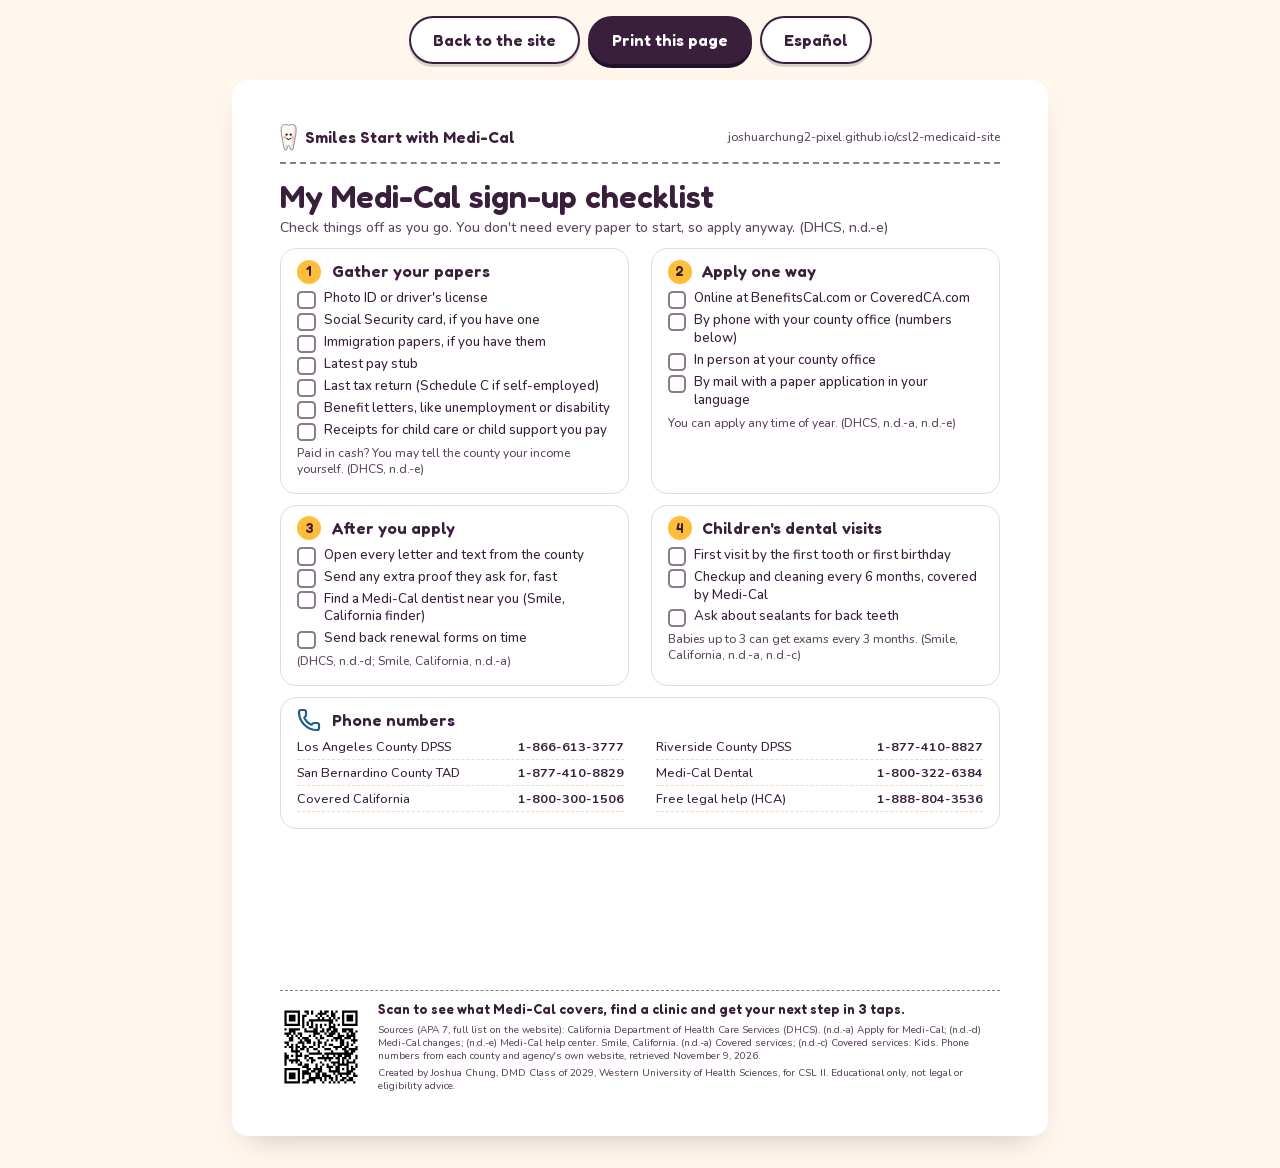
<file: checklist.html>
<!doctype html>
<html lang="en">
<head>
<meta charset="utf-8">
<meta name="viewport" content="width=device-width, initial-scale=1">
<title>Medi-Cal Fridge Checklist</title>
<meta name="description" content="A one-page checklist for signing up for Medi-Cal, made to print and stick on your fridge.">
<link rel="stylesheet" href="print.css">
<link rel="alternate" hreflang="es" href="es/checklist.html">
</head>
<body>
<svg style="position:absolute;width:0;height:0" aria-hidden="true" focusable="false">
  <defs><!--ART:defs--><path id="bd-tooth" d="M70 70C70 45 95 36 120 48 145 36 170 45 170 70 172 100 165 125 160 150 155 180 152 215 140 215 128 215 130 182 120 182 110 182 112 215 100 215 88 215 85 180 80 150 75 125 68 100 70 70Z"/><clipPath id="bd-clip"><use href="#bd-tooth"/></clipPath><g id="bd-body"><g clip-path="url(#bd-clip)"><use href="#bd-tooth" fill="#f6e2cb"/><use href="#bd-tooth" fill="#fffdf8" transform="translate(-16 -8)"/></g><use href="#bd-tooth" fill="none" stroke="#3a1f3d" stroke-width="3.5" stroke-linejoin="round"/><circle cx="94" cy="130" r="10" fill="#ffb3a1"/><circle cx="146" cy="130" r="10" fill="#ffb3a1"/></g><!--/ART:defs--></defs>
  <symbol id="i-tooth" viewBox="0 0 24 24"><path d="M7 3C4.8 3 3 4.8 3 7.5c0 2.4 1 3.8 1.6 6 .6 2.5 1 6.5 2.9 6.5 1.7 0 1.6-4.5 4.5-4.5s2.8 4.5 4.5 4.5c1.9 0 2.3-4 2.9-6.5.6-2.2 1.6-3.6 1.6-6C21 4.8 19.2 3 17 3c-1.8 0-3 1-5 1S8.8 3 7 3z"/></symbol>
  <symbol id="i-phone" viewBox="0 0 24 24"><path d="M13.832 16.568a1 1 0 0 0 1.213-.303l.355-.465A2 2 0 0 1 17 15h3a2 2 0 0 1 2 2v3a2 2 0 0 1-2 2A18 18 0 0 1 2 4a2 2 0 0 1 2-2h3a2 2 0 0 1 2 2v3a2 2 0 0 1-.8 1.6l-.468.351a1 1 0 0 0-.292 1.233 14 14 0 0 0 6.392 6.384"/></symbol>
</svg>
<nav class="toolbar" aria-label="Page actions">
  <a href="index.html">Back to the site</a>
  <button type="button" onclick="window.print()">Print this page</button>
  <a href="es/checklist.html" hreflang="es" lang="es">Español</a>
</nav>
<main class="sheet">
  <div class="top">
    <p class="brand"><!--ART:pbrand--><svg class="brand-mark" viewBox="62 32 116 188" aria-hidden="true" focusable="false"><use href="#bd-body"/><g fill="#3a1f3d"><circle cx="106" cy="110" r="8"/><circle cx="134" cy="110" r="8"/></g><path d="M107 136q13 13 26 0" fill="none" stroke="#3a1f3d" stroke-width="7" stroke-linecap="round" stroke-linejoin="round"/></svg><!--/ART:pbrand--><span class="nw-run">Smiles Start with <span class="nowrap">Medi-Cal</span></span></p>
    <p class="url">joshuarchung2-pixel.github.io/csl2-medicaid-site</p>
  </div>
  <h1 class="title">My <span class="nowrap">Medi-Cal</span> sign-up checklist</h1>
  <p class="sub">Check things off as you go. You don't need every paper to start, so apply anyway. (DHCS, n.d.-e)</p>

  <div class="cols">
    <section class="box" aria-labelledby="c1">
      <h2 id="c1"><span class="num">1</span>Gather your papers</h2>
      <ul class="checks">
        <li>Photo ID or driver's license</li>
        <li>Social Security card, if you have one</li>
        <li>Immigration papers, if you have them</li>
        <li>Latest pay stub</li>
        <li>Last tax return (Schedule C if self-employed)</li>
        <li>Benefit letters, like unemployment or disability</li>
        <li>Receipts for child care or child support you pay</li>
      </ul>
      <p class="hint">Paid in cash? You may tell the county your income yourself. (DHCS, n.d.-e)</p>
    </section>

    <section class="box" aria-labelledby="c2">
      <h2 id="c2"><span class="num">2</span>Apply one way</h2>
      <ul class="checks">
        <li>Online at BenefitsCal.com or CoveredCA.com</li>
        <li>By phone with your county office (numbers below)</li>
        <li>In person at your county office</li>
        <li>By mail with a paper application in your language</li>
      </ul>
      <p class="hint">You can apply any time of year. (DHCS, n.d.-a, n.d.-e)</p>
    </section>

    <section class="box" aria-labelledby="c3">
      <h2 id="c3"><span class="num">3</span>After you apply</h2>
      <ul class="checks">
        <li>Open every letter and text from the county</li>
        <li>Send any extra proof they ask for, fast</li>
        <li>Find a <span class="nowrap">Medi-Cal</span> dentist near you (Smile, California finder)</li>
        <li>Send back renewal forms on time</li>
      </ul>
      <p class="hint">(DHCS, n.d.-d; Smile, California, n.d.-a)</p>
    </section>

    <section class="box warm" aria-labelledby="c4">
      <h2 id="c4"><span class="num">4</span>Children's dental visits</h2>
      <ul class="checks">
        <li>First visit by the first tooth or first birthday</li>
        <li>Checkup and cleaning every 6 months, covered by <span class="nowrap">Medi-Cal</span></li>
        <li>Ask about sealants for back teeth</li>
      </ul>
      <p class="hint">Babies up to 3 can get exams every 3 months. (Smile, California, n.d.-a, n.d.-c)</p>
    </section>

    <section class="box blue" aria-labelledby="c5">
      <h2 id="c5"><svg class="ic" aria-hidden="true"><use href="#i-phone"/></svg>Phone numbers</h2>
      <ul class="phones">
        <li><span>Los Angeles County DPSS</span><b>1-866-613-3777</b></li>
        <li><span>Riverside County DPSS</span><b>1-877-410-8827</b></li>
        <li><span>San Bernardino County TAD</span><b>1-877-410-8829</b></li>
        <li><span><span class="nowrap">Medi-Cal</span> Dental</span><b>1-800-322-6384</b></li>
        <li><span>Covered California</span><b>1-800-300-1506</b></li>
        <li><span>Free legal help (HCA)</span><b>1-888-804-3536</b></li>
      </ul>
    </section>

  </div>

  <div class="foot foot-qr">
    <img src="img/qr-en.svg" alt="QR code that opens the Smiles Start with Medi-Cal website">
    <div>
    <p class="scan">Scan to see what <span class="nowrap">Medi-Cal</span> covers, find a clinic and get your next step in 3 taps.</p>
    <p>Sources (APA 7, full list on the website): California Department of Health Care Services (DHCS). (n.d.-a) Apply for <span class="nowrap">Medi-Cal</span>; (n.d.-d) <span class="nowrap">Medi-Cal</span> changes; (n.d.-e) <span class="nowrap">Medi-Cal</span> help center. Smile, California. (n.d.-a) Covered services; (n.d.-c) Covered services: Kids. Phone numbers from each county and agency's own website, retrieved November 9, 2026.</p>
    <p>Created by Joshua Chung, DMD Class of 2029, Western University of Health Sciences, for CSL II. Educational only, not legal or eligibility advice.</p>
    </div>
  </div>
</main>
</body>
</html>
</file>
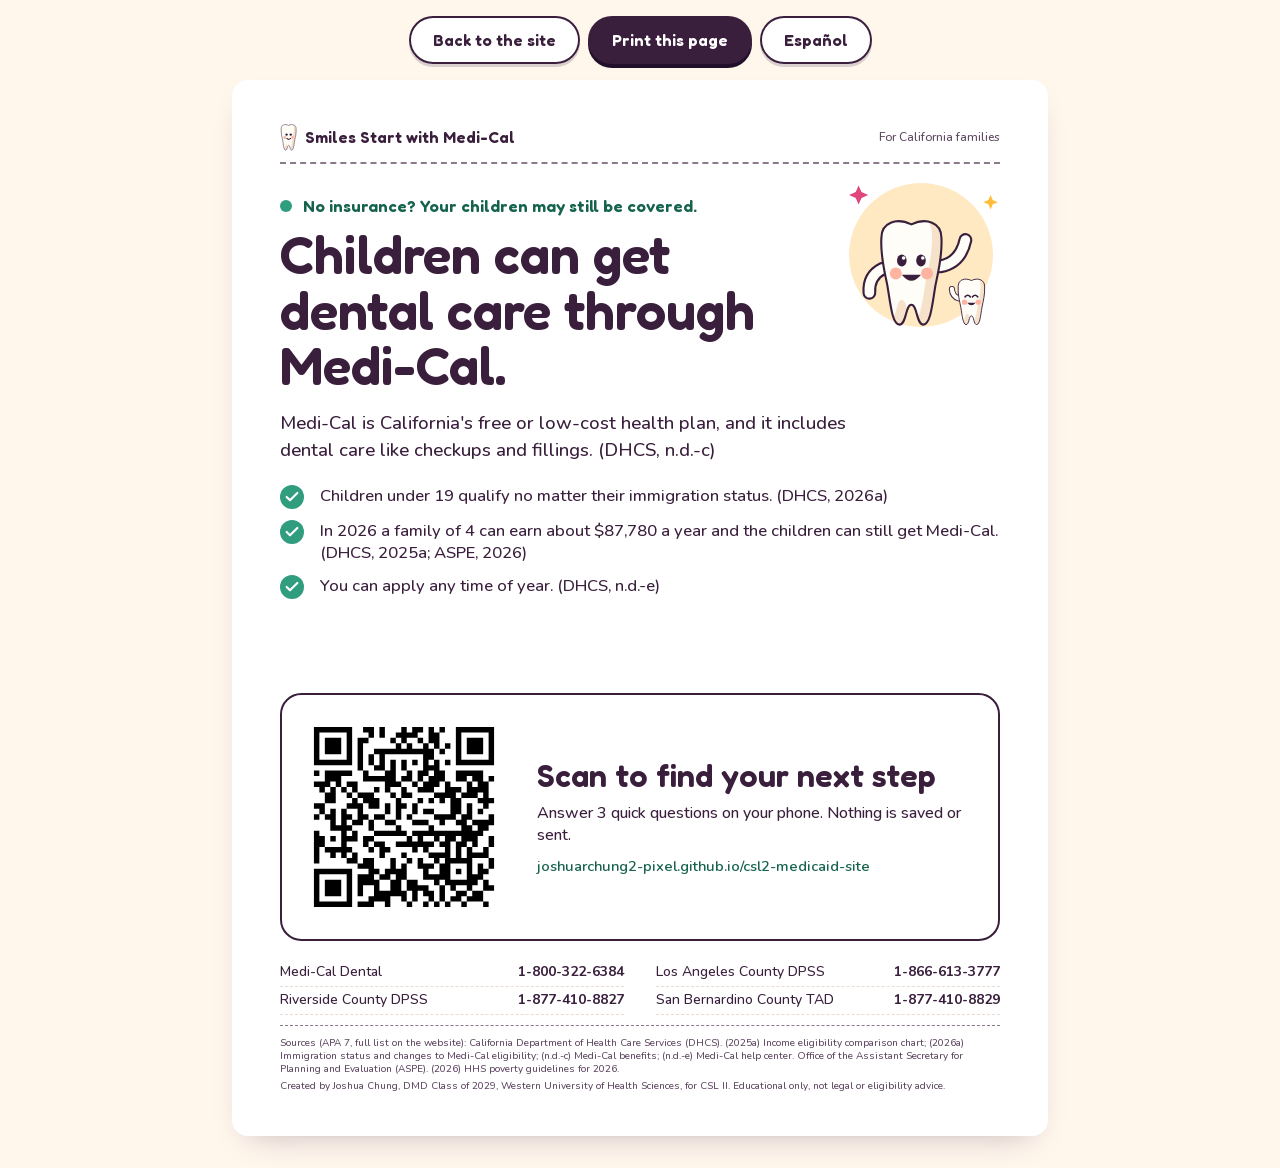
<file: flyer.html>
<!doctype html>
<html lang="en">
<head>
<meta charset="utf-8">
<meta name="viewport" content="width=device-width, initial-scale=1">
<title>Medi-Cal Clinic Flyer</title>
<meta name="description" content="A one-page flyer with a QR code for clinic waiting rooms. It points families to a plain guide on Medi-Cal dental coverage.">
<link rel="stylesheet" href="print.css">
<link rel="alternate" hreflang="es" href="es/flyer.html">
</head>
<body>
<svg style="position:absolute;width:0;height:0" aria-hidden="true" focusable="false">
  <defs><!--ART:defs--><path id="bd-tooth" d="M70 70C70 45 95 36 120 48 145 36 170 45 170 70 172 100 165 125 160 150 155 180 152 215 140 215 128 215 130 182 120 182 110 182 112 215 100 215 88 215 85 180 80 150 75 125 68 100 70 70Z"/><clipPath id="bd-clip"><use href="#bd-tooth"/></clipPath><g id="bd-body"><g clip-path="url(#bd-clip)"><use href="#bd-tooth" fill="#f6e2cb"/><use href="#bd-tooth" fill="#fffdf8" transform="translate(-16 -8)"/></g><use href="#bd-tooth" fill="none" stroke="#3a1f3d" stroke-width="3.5" stroke-linejoin="round"/><circle cx="94" cy="130" r="10" fill="#ffb3a1"/><circle cx="146" cy="130" r="10" fill="#ffb3a1"/></g><!--/ART:defs--></defs>
  <symbol id="i-tooth" viewBox="0 0 24 24"><path d="M7 3C4.8 3 3 4.8 3 7.5c0 2.4 1 3.8 1.6 6 .6 2.5 1 6.5 2.9 6.5 1.7 0 1.6-4.5 4.5-4.5s2.8 4.5 4.5 4.5c1.9 0 2.3-4 2.9-6.5.6-2.2 1.6-3.6 1.6-6C21 4.8 19.2 3 17 3c-1.8 0-3 1-5 1S8.8 3 7 3z"/></symbol>
  <symbol id="i-check" viewBox="0 0 24 24"><path d="M20 6 9 17l-5-5"/></symbol>
</svg>
<nav class="toolbar" aria-label="Page actions">
  <a href="index.html">Back to the site</a>
  <button type="button" onclick="window.print()">Print this page</button>
  <a href="es/flyer.html" hreflang="es" lang="es">Español</a>
</nav>
<main class="sheet flyer">
  <div class="top">
    <p class="brand"><!--ART:pbrand--><svg class="brand-mark" viewBox="62 32 116 188" aria-hidden="true" focusable="false"><use href="#bd-body"/><g fill="#3a1f3d"><circle cx="106" cy="110" r="8"/><circle cx="134" cy="110" r="8"/></g><path d="M107 136q13 13 26 0" fill="none" stroke="#3a1f3d" stroke-width="7" stroke-linecap="round" stroke-linejoin="round"/></svg><!--/ART:pbrand--><span class="nw-run">Smiles Start with <span class="nowrap">Medi-Cal</span></span></p>
    <p class="url">For California families</p>
  </div>
  <!--ART:pflyer--><svg class="flyer-art" viewBox="0 0 140 136" aria-hidden="true" focusable="false"><circle cx="70" cy="70" r="60" fill="#ffe9c2"/><g transform="translate(2.0 20.5) scale(0.5)"><g><path d="M168 118q34-6 42-44" fill="none" stroke="#3a1f3d" stroke-width="23" stroke-linecap="round"/><path d="M168 118q34-6 42-44" fill="none" stroke="#fffdf8" stroke-width="16" stroke-linecap="round"/></g><path d="M72 122q-24 12-22 40" fill="none" stroke="#3a1f3d" stroke-width="23" stroke-linecap="round"/><path d="M72 122q-24 12-22 40" fill="none" stroke="#fffdf8" stroke-width="16" stroke-linecap="round"/><use href="#bd-body"/><g fill="#3a1f3d"><ellipse cx="104" cy="108" rx="8" ry="10"/><ellipse cx="136" cy="108" rx="8" ry="10"/></g><circle cx="107" cy="104" r="3" fill="#fff"/><circle cx="139" cy="104" r="3" fill="#fff"/><path d="M104 132q16 20 32 0z" fill="#3a1f3d"/></g><g transform="translate(85.6 80.7) scale(0.22)"><path d="M72 116q-24-8-26-36" fill="none" stroke="#3a1f3d" stroke-width="23" stroke-linecap="round"/><path d="M72 116q-24-8-26-36" fill="none" stroke="#fffdf8" stroke-width="16" stroke-linecap="round"/><use href="#bd-body"/><path d="M96 110q10-12 20 0M124 110q10-12 20 0" fill="none" stroke="#3a1f3d" stroke-width="6" stroke-linecap="round" stroke-linejoin="round"/><path d="M104 132q16 20 32 0z" fill="#3a1f3d"/></g><path d="M18 12L20.4 17.6L26 20L20.4 22.4L18 28L15.6 22.4L10 20L15.6 17.6Z" fill="#e0457b"/><path d="M128 20L129.8 24.2L134 26L129.8 27.8L128 32L126.2 27.8L122 26L126.2 24.2Z" fill="#ffbd3a"/></svg><!--/ART:pflyer-->
  <p class="eyebrow">No insurance? Your children may still be covered.</p>
  <h1>Children can get dental care through <span class="nowrap">Medi-Cal</span>.</h1>
  <p class="lead"><span class="nowrap">Medi-Cal</span> is California's free or low-cost health plan, and it includes dental care like checkups and fillings. (DHCS, n.d.-c)</p>
  <ul class="flyer-facts">
    <li><svg class="ic" aria-hidden="true"><use href="#i-check"/></svg><span>Children under 19 qualify no matter their immigration status. (DHCS, 2026a)</span></li>
    <li><svg class="ic" aria-hidden="true"><use href="#i-check"/></svg><span>In 2026 a family of 4 can earn about $87,780 a year and the children can still get <span class="nowrap">Medi-Cal</span>. (DHCS, 2025a; ASPE, 2026)</span></li>
    <li><svg class="ic" aria-hidden="true"><use href="#i-check"/></svg><span>You can apply any time of year. (DHCS, n.d.-e)</span></li>
  </ul>

  <div class="flyer-qr">
    <img src="img/qr-en.svg" alt="QR code that opens the Smiles Start with Medi-Cal website">
    <div>
      <h2>Scan to find your next step</h2>
      <p>Answer 3 quick questions on your phone. Nothing is saved or sent.</p>
      <p class="url">joshuarchung2-pixel.github.io/csl2-medicaid-site</p>
    </div>
  </div>

  <ul class="phones">
    <li><span><span class="nowrap">Medi-Cal</span> Dental</span><b>1-800-322-6384</b></li>
    <li><span>Los Angeles County DPSS</span><b>1-866-613-3777</b></li>
    <li><span>Riverside County DPSS</span><b>1-877-410-8827</b></li>
    <li><span>San Bernardino County TAD</span><b>1-877-410-8829</b></li>
  </ul>

  <div class="foot">
    <p>Sources (APA 7, full list on the website): California Department of Health Care Services (DHCS). (2025a) Income eligibility comparison chart; (2026a) Immigration status and changes to <span class="nowrap">Medi-Cal</span> eligibility; (n.d.-c) <span class="nowrap">Medi-Cal</span> benefits; (n.d.-e) <span class="nowrap">Medi-Cal</span> help center. Office of the Assistant Secretary for Planning and Evaluation (ASPE). (2026) HHS poverty guidelines for 2026.</p>
    <p>Created by Joshua Chung, DMD Class of 2029, Western University of Health Sciences, for CSL II. Educational only, not legal or eligibility advice.</p>
  </div>
</main>
</body>
</html>
</file>
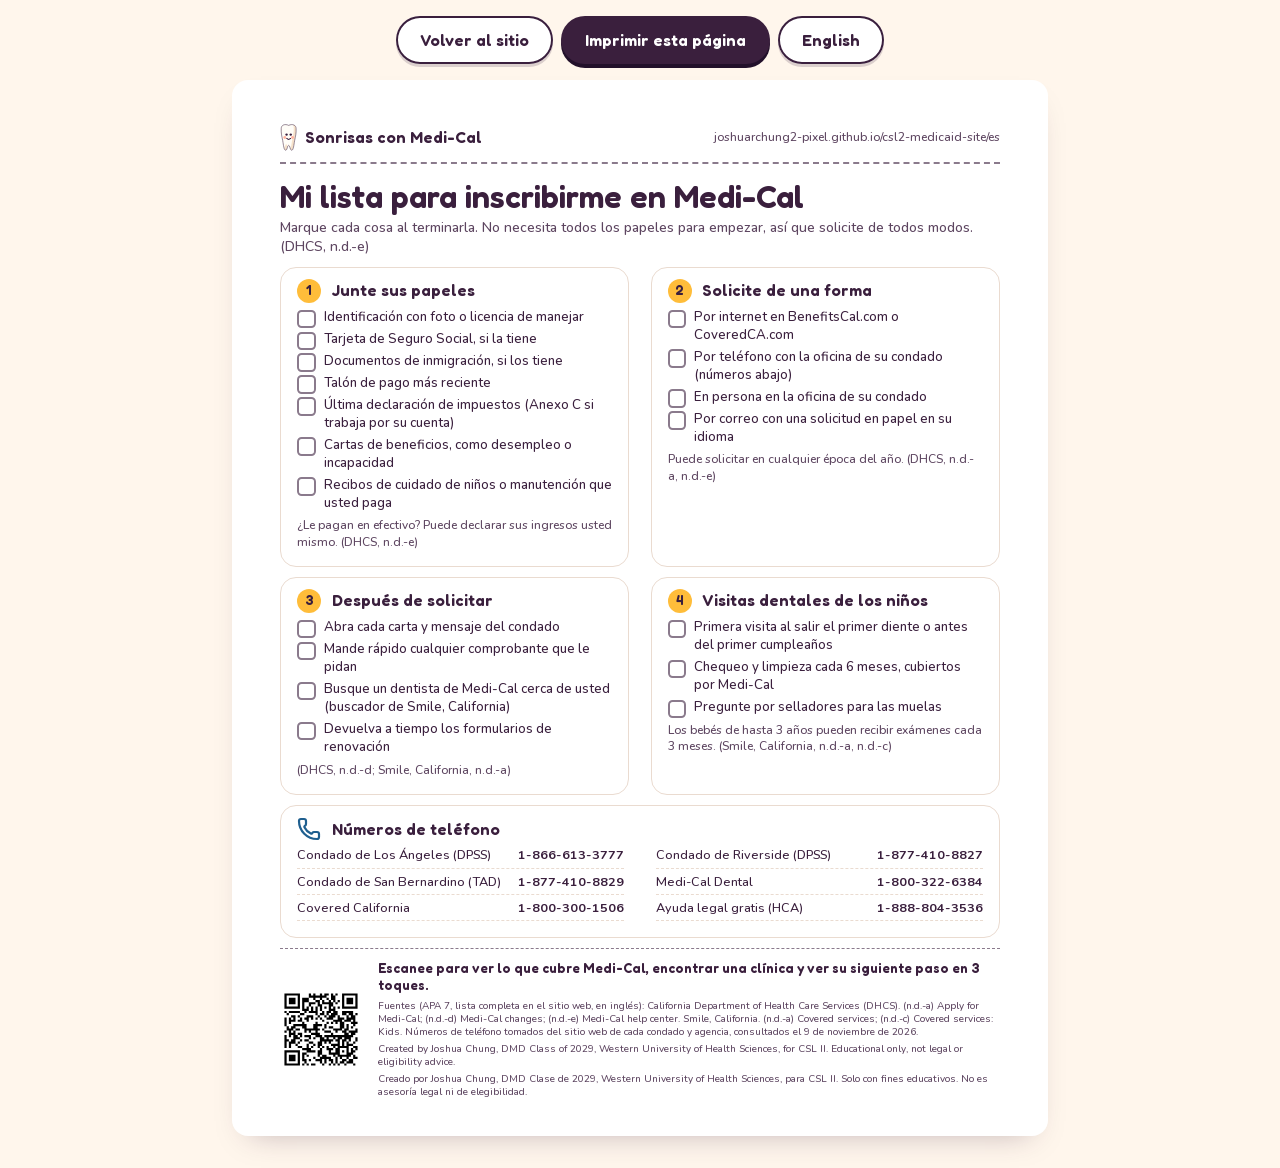
<file: es/checklist.html>
<!doctype html>
<html lang="es">
<head>
<meta charset="utf-8">
<meta name="viewport" content="width=device-width, initial-scale=1">
<title>Lista de Medi-Cal para el refri</title>
<meta name="description" content="Una lista de una página para inscribirse en Medi-Cal, hecha para imprimir y pegar en el refrigerador.">
<link rel="stylesheet" href="../print.css">
<link rel="alternate" hreflang="en" href="../checklist.html">
</head>
<body>
<svg style="position:absolute;width:0;height:0" aria-hidden="true" focusable="false">
  <defs><!--ART:defs--><path id="bd-tooth" d="M70 70C70 45 95 36 120 48 145 36 170 45 170 70 172 100 165 125 160 150 155 180 152 215 140 215 128 215 130 182 120 182 110 182 112 215 100 215 88 215 85 180 80 150 75 125 68 100 70 70Z"/><clipPath id="bd-clip"><use href="#bd-tooth"/></clipPath><g id="bd-body"><g clip-path="url(#bd-clip)"><use href="#bd-tooth" fill="#f6e2cb"/><use href="#bd-tooth" fill="#fffdf8" transform="translate(-16 -8)"/></g><use href="#bd-tooth" fill="none" stroke="#3a1f3d" stroke-width="3.5" stroke-linejoin="round"/><circle cx="94" cy="130" r="10" fill="#ffb3a1"/><circle cx="146" cy="130" r="10" fill="#ffb3a1"/></g><!--/ART:defs--></defs>
  <symbol id="i-tooth" viewBox="0 0 24 24"><path d="M7 3C4.8 3 3 4.8 3 7.5c0 2.4 1 3.8 1.6 6 .6 2.5 1 6.5 2.9 6.5 1.7 0 1.6-4.5 4.5-4.5s2.8 4.5 4.5 4.5c1.9 0 2.3-4 2.9-6.5.6-2.2 1.6-3.6 1.6-6C21 4.8 19.2 3 17 3c-1.8 0-3 1-5 1S8.8 3 7 3z"/></symbol>
  <symbol id="i-phone" viewBox="0 0 24 24"><path d="M13.832 16.568a1 1 0 0 0 1.213-.303l.355-.465A2 2 0 0 1 17 15h3a2 2 0 0 1 2 2v3a2 2 0 0 1-2 2A18 18 0 0 1 2 4a2 2 0 0 1 2-2h3a2 2 0 0 1 2 2v3a2 2 0 0 1-.8 1.6l-.468.351a1 1 0 0 0-.292 1.233 14 14 0 0 0 6.392 6.384"/></symbol>
</svg>
<nav class="toolbar" aria-label="Acciones de la página">
  <a href="index.html">Volver al sitio</a>
  <button type="button" onclick="window.print()">Imprimir esta página</button>
  <a href="../checklist.html" hreflang="en" lang="en">English</a>
</nav>
<main class="sheet">
  <div class="top">
    <p class="brand"><!--ART:pbrand--><svg class="brand-mark" viewBox="62 32 116 188" aria-hidden="true" focusable="false"><use href="#bd-body"/><g fill="#3a1f3d"><circle cx="106" cy="110" r="8"/><circle cx="134" cy="110" r="8"/></g><path d="M107 136q13 13 26 0" fill="none" stroke="#3a1f3d" stroke-width="7" stroke-linecap="round" stroke-linejoin="round"/></svg><!--/ART:pbrand--><span class="nw-run">Sonrisas con <span class="nowrap">Medi-Cal</span></span></p>
    <p class="url">joshuarchung2-pixel.github.io/csl2-medicaid-site/es</p>
  </div>
  <h1 class="title">Mi lista para inscribirme en <span class="nowrap">Medi-Cal</span></h1>
  <p class="sub">Marque cada cosa al terminarla. No necesita todos los papeles para empezar, así que solicite de todos modos. (DHCS, n.d.-e)</p>

  <div class="cols">
    <section class="box" aria-labelledby="c1">
      <h2 id="c1"><span class="num">1</span>Junte sus papeles</h2>
      <ul class="checks">
        <li>Identificación con foto o licencia de manejar</li>
        <li>Tarjeta de Seguro Social, si la tiene</li>
        <li>Documentos de inmigración, si los tiene</li>
        <li>Talón de pago más reciente</li>
        <li>Última declaración de impuestos (Anexo C si trabaja por su cuenta)</li>
        <li>Cartas de beneficios, como desempleo o incapacidad</li>
        <li>Recibos de cuidado de niños o manutención que usted paga</li>
      </ul>
      <p class="hint">¿Le pagan en efectivo? Puede declarar sus ingresos usted mismo. (DHCS, n.d.-e)</p>
    </section>

    <section class="box" aria-labelledby="c2">
      <h2 id="c2"><span class="num">2</span>Solicite de una forma</h2>
      <ul class="checks">
        <li>Por internet en BenefitsCal.com o CoveredCA.com</li>
        <li>Por teléfono con la oficina de su condado (números abajo)</li>
        <li>En persona en la oficina de su condado</li>
        <li>Por correo con una solicitud en papel en su idioma</li>
      </ul>
      <p class="hint">Puede solicitar en cualquier época del año. (DHCS, n.d.-a, n.d.-e)</p>
    </section>

    <section class="box" aria-labelledby="c3">
      <h2 id="c3"><span class="num">3</span>Después de solicitar</h2>
      <ul class="checks">
        <li>Abra cada carta y mensaje del condado</li>
        <li>Mande rápido cualquier comprobante que le pidan</li>
        <li>Busque un dentista de <span class="nowrap">Medi-Cal</span> cerca de usted (buscador de Smile, California)</li>
        <li>Devuelva a tiempo los formularios de renovación</li>
      </ul>
      <p class="hint">(DHCS, n.d.-d; Smile, California, n.d.-a)</p>
    </section>

    <section class="box warm" aria-labelledby="c4">
      <h2 id="c4"><span class="num">4</span>Visitas dentales de los niños</h2>
      <ul class="checks">
        <li>Primera visita al salir el primer diente o antes del primer cumpleaños</li>
        <li>Chequeo y limpieza cada 6 meses, cubiertos por <span class="nowrap">Medi-Cal</span></li>
        <li>Pregunte por selladores para las muelas</li>
      </ul>
      <p class="hint">Los bebés de hasta 3 años pueden recibir exámenes cada 3 meses. (Smile, California, n.d.-a, n.d.-c)</p>
    </section>

    <section class="box blue" aria-labelledby="c5">
      <h2 id="c5"><svg class="ic" aria-hidden="true"><use href="#i-phone"/></svg>Números de teléfono</h2>
      <ul class="phones">
        <li><span>Condado de Los Ángeles (DPSS)</span><b>1-866-613-3777</b></li>
        <li><span>Condado de Riverside (DPSS)</span><b>1-877-410-8827</b></li>
        <li><span>Condado de San Bernardino (TAD)</span><b>1-877-410-8829</b></li>
        <li><span><span class="nowrap">Medi-Cal</span> Dental</span><b>1-800-322-6384</b></li>
        <li><span>Covered California</span><b>1-800-300-1506</b></li>
        <li><span>Ayuda legal gratis (HCA)</span><b>1-888-804-3536</b></li>
      </ul>
    </section>

  </div>

  <div class="foot foot-qr">
    <img src="../img/qr-es.svg" alt="Código QR que abre el sitio web Sonrisas con Medi-Cal">
    <div>
    <p class="scan">Escanee para ver lo que cubre <span class="nowrap">Medi-Cal</span>, encontrar una clínica y ver su siguiente paso en 3 toques.</p>
    <p>Fuentes (APA 7, lista completa en el sitio web, en inglés): <span lang="en">California Department of Health Care Services (DHCS). (n.d.-a) Apply for <span class="nowrap">Medi-Cal</span>; (n.d.-d) <span class="nowrap">Medi-Cal</span> changes; (n.d.-e) <span class="nowrap">Medi-Cal</span> help center. Smile, California. (n.d.-a) Covered services; (n.d.-c) Covered services: Kids.</span> Números de teléfono tomados del sitio web de cada condado y agencia, consultados el 9 de noviembre de 2026.</p>
    <p lang="en">Created by Joshua Chung, DMD Class of 2029, Western University of Health Sciences, for CSL II. Educational only, not legal or eligibility advice.</p>
    <p>Creado por Joshua Chung, DMD Clase de 2029, Western University of Health Sciences, para CSL II. Solo con fines educativos. No es asesoría legal ni de elegibilidad.</p>
    </div>
  </div>
</main>
</body>
</html>
</file>
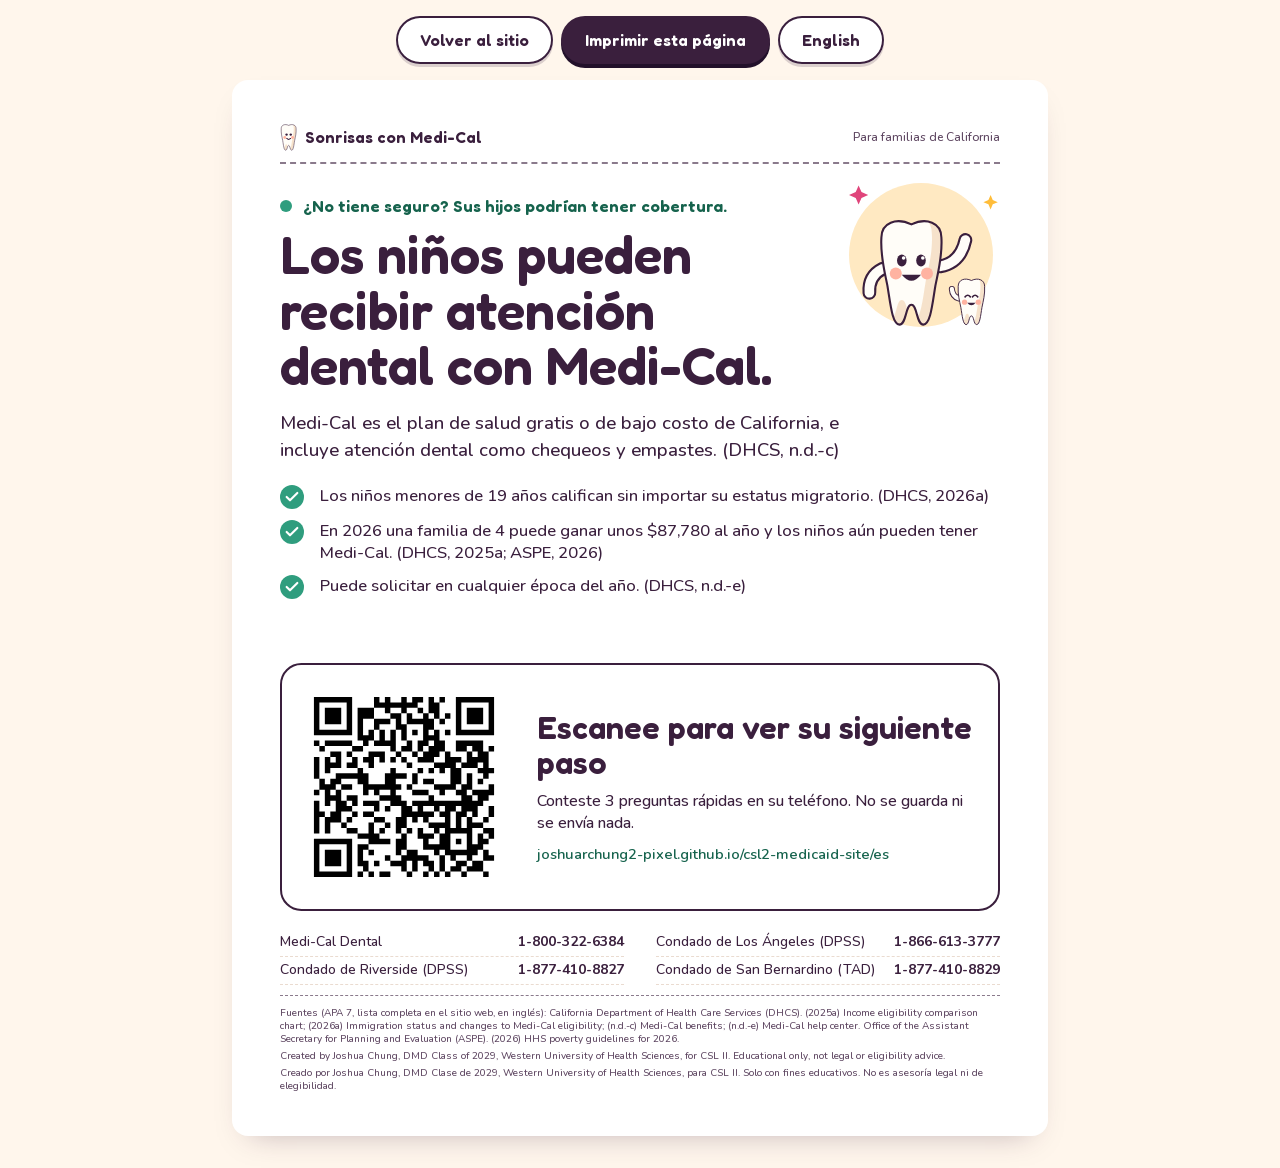
<file: es/flyer.html>
<!doctype html>
<html lang="es">
<head>
<meta charset="utf-8">
<meta name="viewport" content="width=device-width, initial-scale=1">
<title>Volante de Medi-Cal para clínicas</title>
<meta name="description" content="Un volante de una página con código QR para salas de espera. Lleva a las familias a una guía sencilla sobre la cobertura dental de Medi-Cal.">
<link rel="stylesheet" href="../print.css">
<link rel="alternate" hreflang="en" href="../flyer.html">
</head>
<body>
<svg style="position:absolute;width:0;height:0" aria-hidden="true" focusable="false">
  <defs><!--ART:defs--><path id="bd-tooth" d="M70 70C70 45 95 36 120 48 145 36 170 45 170 70 172 100 165 125 160 150 155 180 152 215 140 215 128 215 130 182 120 182 110 182 112 215 100 215 88 215 85 180 80 150 75 125 68 100 70 70Z"/><clipPath id="bd-clip"><use href="#bd-tooth"/></clipPath><g id="bd-body"><g clip-path="url(#bd-clip)"><use href="#bd-tooth" fill="#f6e2cb"/><use href="#bd-tooth" fill="#fffdf8" transform="translate(-16 -8)"/></g><use href="#bd-tooth" fill="none" stroke="#3a1f3d" stroke-width="3.5" stroke-linejoin="round"/><circle cx="94" cy="130" r="10" fill="#ffb3a1"/><circle cx="146" cy="130" r="10" fill="#ffb3a1"/></g><!--/ART:defs--></defs>
  <symbol id="i-tooth" viewBox="0 0 24 24"><path d="M7 3C4.8 3 3 4.8 3 7.5c0 2.4 1 3.8 1.6 6 .6 2.5 1 6.5 2.9 6.5 1.7 0 1.6-4.5 4.5-4.5s2.8 4.5 4.5 4.5c1.9 0 2.3-4 2.9-6.5.6-2.2 1.6-3.6 1.6-6C21 4.8 19.2 3 17 3c-1.8 0-3 1-5 1S8.8 3 7 3z"/></symbol>
  <symbol id="i-check" viewBox="0 0 24 24"><path d="M20 6 9 17l-5-5"/></symbol>
</svg>
<nav class="toolbar" aria-label="Acciones de la página">
  <a href="index.html">Volver al sitio</a>
  <button type="button" onclick="window.print()">Imprimir esta página</button>
  <a href="../flyer.html" hreflang="en" lang="en">English</a>
</nav>
<main class="sheet flyer">
  <div class="top">
    <p class="brand"><!--ART:pbrand--><svg class="brand-mark" viewBox="62 32 116 188" aria-hidden="true" focusable="false"><use href="#bd-body"/><g fill="#3a1f3d"><circle cx="106" cy="110" r="8"/><circle cx="134" cy="110" r="8"/></g><path d="M107 136q13 13 26 0" fill="none" stroke="#3a1f3d" stroke-width="7" stroke-linecap="round" stroke-linejoin="round"/></svg><!--/ART:pbrand--><span class="nw-run">Sonrisas con <span class="nowrap">Medi-Cal</span></span></p>
    <p class="url">Para familias de California</p>
  </div>
  <!--ART:pflyer--><svg class="flyer-art" viewBox="0 0 140 136" aria-hidden="true" focusable="false"><circle cx="70" cy="70" r="60" fill="#ffe9c2"/><g transform="translate(2.0 20.5) scale(0.5)"><g><path d="M168 118q34-6 42-44" fill="none" stroke="#3a1f3d" stroke-width="23" stroke-linecap="round"/><path d="M168 118q34-6 42-44" fill="none" stroke="#fffdf8" stroke-width="16" stroke-linecap="round"/></g><path d="M72 122q-24 12-22 40" fill="none" stroke="#3a1f3d" stroke-width="23" stroke-linecap="round"/><path d="M72 122q-24 12-22 40" fill="none" stroke="#fffdf8" stroke-width="16" stroke-linecap="round"/><use href="#bd-body"/><g fill="#3a1f3d"><ellipse cx="104" cy="108" rx="8" ry="10"/><ellipse cx="136" cy="108" rx="8" ry="10"/></g><circle cx="107" cy="104" r="3" fill="#fff"/><circle cx="139" cy="104" r="3" fill="#fff"/><path d="M104 132q16 20 32 0z" fill="#3a1f3d"/></g><g transform="translate(85.6 80.7) scale(0.22)"><path d="M72 116q-24-8-26-36" fill="none" stroke="#3a1f3d" stroke-width="23" stroke-linecap="round"/><path d="M72 116q-24-8-26-36" fill="none" stroke="#fffdf8" stroke-width="16" stroke-linecap="round"/><use href="#bd-body"/><path d="M96 110q10-12 20 0M124 110q10-12 20 0" fill="none" stroke="#3a1f3d" stroke-width="6" stroke-linecap="round" stroke-linejoin="round"/><path d="M104 132q16 20 32 0z" fill="#3a1f3d"/></g><path d="M18 12L20.4 17.6L26 20L20.4 22.4L18 28L15.6 22.4L10 20L15.6 17.6Z" fill="#e0457b"/><path d="M128 20L129.8 24.2L134 26L129.8 27.8L128 32L126.2 27.8L122 26L126.2 24.2Z" fill="#ffbd3a"/></svg><!--/ART:pflyer-->
  <p class="eyebrow">¿No tiene seguro? Sus hijos podrían tener cobertura.</p>
  <h1>Los niños pueden recibir atención dental con <span class="nowrap">Medi-Cal</span>.</h1>
  <p class="lead"><span class="nowrap">Medi-Cal</span> es el plan de salud gratis o de bajo costo de California, e incluye atención dental como chequeos y empastes. (DHCS, n.d.-c)</p>
  <ul class="flyer-facts">
    <li><svg class="ic" aria-hidden="true"><use href="#i-check"/></svg><span>Los niños menores de 19 años califican sin importar su estatus migratorio. (DHCS, 2026a)</span></li>
    <li><svg class="ic" aria-hidden="true"><use href="#i-check"/></svg><span>En 2026 una familia de 4 puede ganar unos $87,780 al año y los niños aún pueden tener <span class="nowrap">Medi-Cal</span>. (DHCS, 2025a; ASPE, 2026)</span></li>
    <li><svg class="ic" aria-hidden="true"><use href="#i-check"/></svg><span>Puede solicitar en cualquier época del año. (DHCS, n.d.-e)</span></li>
  </ul>

  <div class="flyer-qr">
    <img src="../img/qr-es.svg" alt="Código QR que abre el sitio web Sonrisas con Medi-Cal">
    <div>
      <h2>Escanee para ver su siguiente paso</h2>
      <p>Conteste 3 preguntas rápidas en su teléfono. No se guarda ni se envía nada.</p>
      <p class="url">joshuarchung2-pixel.github.io/csl2-medicaid-site/es</p>
    </div>
  </div>

  <ul class="phones">
    <li><span><span class="nowrap">Medi-Cal</span> Dental</span><b>1-800-322-6384</b></li>
    <li><span>Condado de Los Ángeles (DPSS)</span><b>1-866-613-3777</b></li>
    <li><span>Condado de Riverside (DPSS)</span><b>1-877-410-8827</b></li>
    <li><span>Condado de San Bernardino (TAD)</span><b>1-877-410-8829</b></li>
  </ul>

  <div class="foot">
    <p>Fuentes (APA 7, lista completa en el sitio web, en inglés): <span lang="en">California Department of Health Care Services (DHCS). (2025a) Income eligibility comparison chart; (2026a) Immigration status and changes to <span class="nowrap">Medi-Cal</span> eligibility; (n.d.-c) <span class="nowrap">Medi-Cal</span> benefits; (n.d.-e) <span class="nowrap">Medi-Cal</span> help center. Office of the Assistant Secretary for Planning and Evaluation (ASPE). (2026) HHS poverty guidelines for 2026.</span></p>
    <p lang="en">Created by Joshua Chung, DMD Class of 2029, Western University of Health Sciences, for CSL II. Educational only, not legal or eligibility advice.</p>
    <p>Creado por Joshua Chung, DMD Clase de 2029, Western University of Health Sciences, para CSL II. Solo con fines educativos. No es asesoría legal ni de elegibilidad.</p>
  </div>
</main>
</body>
</html>
</file>
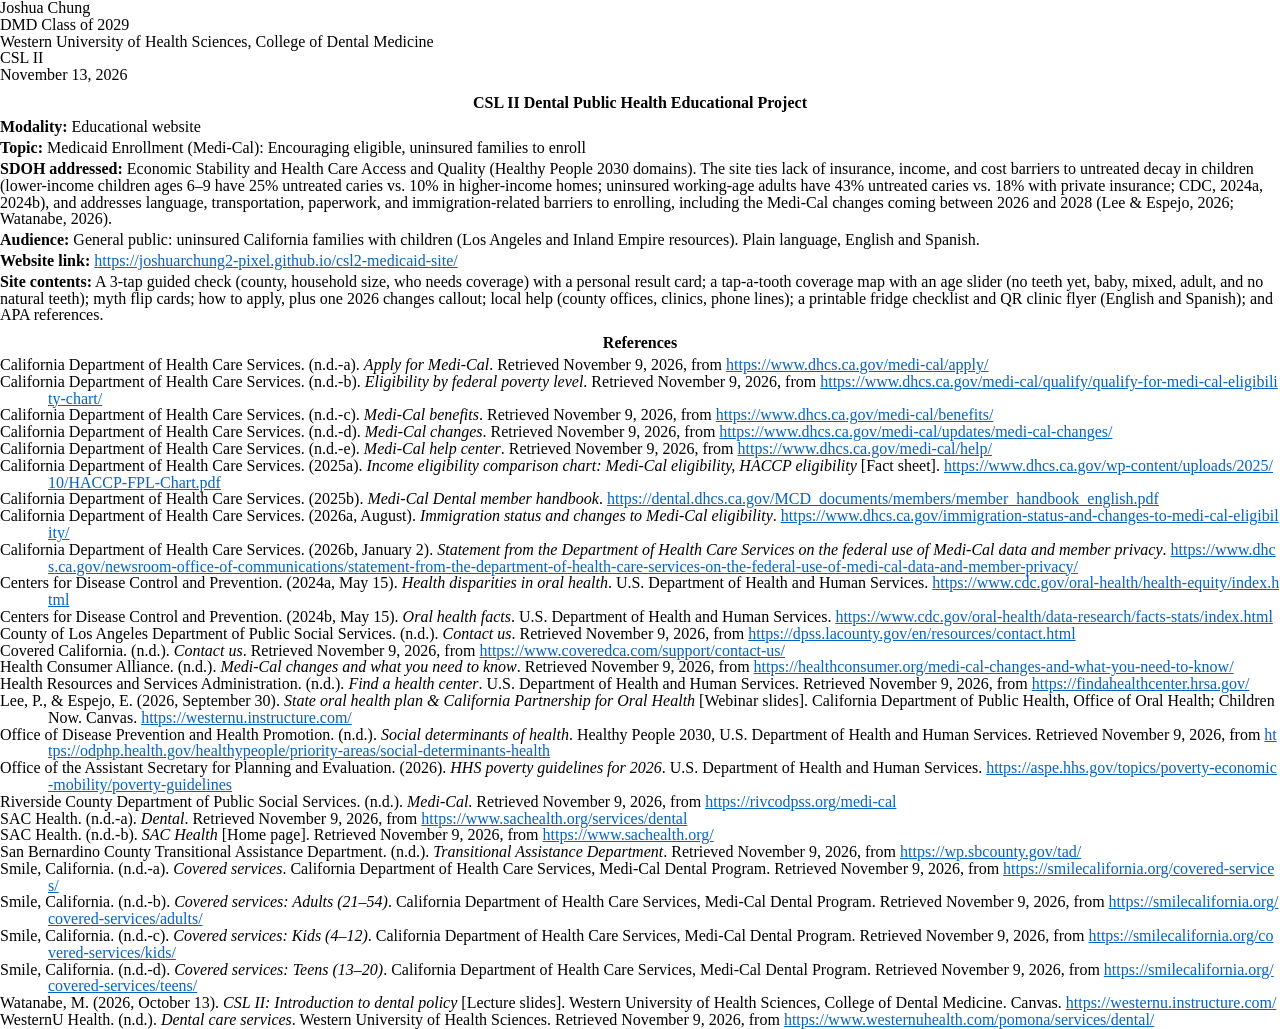
<file: submission/pdf-source.html>
<!doctype html><html lang="en"><head><meta charset="utf-8"><title>Chung CSL II Educational Project</title>
<style>
@page { size: Letter; margin: 1in; }
body { font-family: "Times New Roman", Times, serif; font-size: 12pt; line-height: 1.05; color: #000; margin: 0; }
p { margin: 0 0 3pt; }
.hdr p { margin: 0; }
.hdr { margin-bottom: 8pt; }
h1 { font-size: 12pt; font-weight: bold; text-align: center; margin: 0 0 6pt; }
h2 { font-size: 12pt; font-weight: bold; text-align: center; margin: 8pt 0 4pt; }
ol.refs { list-style: none; padding: 0; margin: 0; }
ol.refs li { padding-left: 0.5in; text-indent: -0.5in; margin: 0; }
ol.refs a { word-break: break-all; }
a { color: #0563c1; }
</style></head><body>
<div class="hdr">
<p>Joshua Chung</p>
<p>DMD Class of 2029</p>
<p>Western University of Health Sciences, College of Dental Medicine</p>
<p>CSL II</p>
<p>November 13, 2026</p>
</div>
<h1>CSL II Dental Public Health Educational Project</h1>
<p><b>Modality:</b> Educational website</p>
<p><b>Topic:</b> Medicaid Enrollment (Medi-Cal): Encouraging eligible, uninsured families to enroll</p>
<p><b>SDOH addressed:</b> Economic Stability and Health Care Access and Quality (Healthy People 2030 domains). The site ties lack of insurance, income, and cost barriers to untreated decay in children (lower-income children ages 6–9 have 25% untreated caries vs. 10% in higher-income homes; uninsured working-age adults have 43% untreated caries vs. 18% with private insurance; CDC, 2024a, 2024b), and addresses language, transportation, paperwork, and immigration-related barriers to enrolling, including the Medi-Cal changes coming between 2026 and 2028 (Lee &amp; Espejo, 2026; Watanabe, 2026).</p>
<p><b>Audience:</b> General public: uninsured California families with children (Los Angeles and Inland Empire resources). Plain language, English and Spanish.</p>
<p><b>Website link:</b> <a href="https://joshuarchung2-pixel.github.io/csl2-medicaid-site/">https://joshuarchung2-pixel.github.io/csl2-medicaid-site/</a></p>
<p><b>Site contents:</b> A 3-tap guided check (county, household size, who needs coverage) with a personal result card; a tap-a-tooth coverage map with an age slider (no teeth yet, baby, mixed, adult, and no natural teeth); myth flip cards; how to apply, plus one 2026 changes callout; local help (county offices, clinics, phone lines); a printable fridge checklist and QR clinic flyer (English and Spanish); and APA references.</p>
<h2>References</h2>
<ol class="refs">
      <li>California Department of Health Care Services. (n.d.-a). <em>Apply for Medi-Cal</em>. Retrieved November 9, 2026, from <a href="https://www.dhcs.ca.gov/medi-cal/apply/">https://www.dhcs.ca.gov/medi-cal/apply/</a></li>
      <li>California Department of Health Care Services. (n.d.-b). <em>Eligibility by federal poverty level</em>. Retrieved November 9, 2026, from <a href="https://www.dhcs.ca.gov/medi-cal/qualify/qualify-for-medi-cal-eligibility-chart/">https://www.dhcs.ca.gov/medi-cal/qualify/qualify-for-medi-cal-eligibility-chart/</a></li>
      <li>California Department of Health Care Services. (n.d.-c). <em>Medi-Cal benefits</em>. Retrieved November 9, 2026, from <a href="https://www.dhcs.ca.gov/medi-cal/benefits/">https://www.dhcs.ca.gov/medi-cal/benefits/</a></li>
      <li>California Department of Health Care Services. (n.d.-d). <em>Medi-Cal changes</em>. Retrieved November 9, 2026, from <a href="https://www.dhcs.ca.gov/medi-cal/updates/medi-cal-changes/">https://www.dhcs.ca.gov/medi-cal/updates/medi-cal-changes/</a></li>
      <li>California Department of Health Care Services. (n.d.-e). <em>Medi-Cal help center</em>. Retrieved November 9, 2026, from <a href="https://www.dhcs.ca.gov/medi-cal/help/">https://www.dhcs.ca.gov/medi-cal/help/</a></li>
      <li>California Department of Health Care Services. (2025a). <em>Income eligibility comparison chart: Medi-Cal eligibility, HACCP eligibility</em> [Fact sheet]. <a href="https://www.dhcs.ca.gov/wp-content/uploads/2025/10/HACCP-FPL-Chart.pdf">https://www.dhcs.ca.gov/wp-content/uploads/2025/10/HACCP-FPL-Chart.pdf</a></li>
      <li>California Department of Health Care Services. (2025b). <em>Medi-Cal Dental member handbook</em>. <a href="https://dental.dhcs.ca.gov/MCD_documents/members/member_handbook_english.pdf">https://dental.dhcs.ca.gov/MCD_documents/members/member_handbook_english.pdf</a></li>
      <li>California Department of Health Care Services. (2026a, August). <em>Immigration status and changes to Medi-Cal eligibility</em>. <a href="https://www.dhcs.ca.gov/immigration-status-and-changes-to-medi-cal-eligibility/">https://www.dhcs.ca.gov/immigration-status-and-changes-to-medi-cal-eligibility/</a></li>
      <li>California Department of Health Care Services. (2026b, January 2). <em>Statement from the Department of Health Care Services on the federal use of Medi-Cal data and member privacy</em>. <a href="https://www.dhcs.ca.gov/newsroom-office-of-communications/statement-from-the-department-of-health-care-services-on-the-federal-use-of-medi-cal-data-and-member-privacy/">https://www.dhcs.ca.gov/newsroom-office-of-communications/statement-from-the-department-of-health-care-services-on-the-federal-use-of-medi-cal-data-and-member-privacy/</a></li>
      <li>Centers for Disease Control and Prevention. (2024a, May 15). <em>Health disparities in oral health</em>. U.S. Department of Health and Human Services. <a href="https://www.cdc.gov/oral-health/health-equity/index.html">https://www.cdc.gov/oral-health/health-equity/index.html</a></li>
      <li>Centers for Disease Control and Prevention. (2024b, May 15). <em>Oral health facts</em>. U.S. Department of Health and Human Services. <a href="https://www.cdc.gov/oral-health/data-research/facts-stats/index.html">https://www.cdc.gov/oral-health/data-research/facts-stats/index.html</a></li>
      <li>County of Los Angeles Department of Public Social Services. (n.d.). <em>Contact us</em>. Retrieved November 9, 2026, from <a href="https://dpss.lacounty.gov/en/resources/contact.html">https://dpss.lacounty.gov/en/resources/contact.html</a></li>
      <li>Covered California. (n.d.). <em>Contact us</em>. Retrieved November 9, 2026, from <a href="https://www.coveredca.com/support/contact-us/">https://www.coveredca.com/support/contact-us/</a></li>
      <li>Health Consumer Alliance. (n.d.). <em>Medi-Cal changes and what you need to know</em>. Retrieved November 9, 2026, from <a href="https://healthconsumer.org/medi-cal-changes-and-what-you-need-to-know/">https://healthconsumer.org/medi-cal-changes-and-what-you-need-to-know/</a></li>
      <li>Health Resources and Services Administration. (n.d.). <em>Find a health center</em>. U.S. Department of Health and Human Services. Retrieved November 9, 2026, from <a href="https://findahealthcenter.hrsa.gov/">https://findahealthcenter.hrsa.gov/</a></li>
      <li>Lee, P., &amp; Espejo, E. (2026, September 30). <em>State oral health plan &amp; California Partnership for Oral Health</em> [Webinar slides]. California Department of Public Health, Office of Oral Health; Children Now. Canvas. <a href="https://westernu.instructure.com/">https://westernu.instructure.com/</a></li>
      <li>Office of Disease Prevention and Health Promotion. (n.d.). <em>Social determinants of health</em>. Healthy People 2030, U.S. Department of Health and Human Services. Retrieved November 9, 2026, from <a href="https://odphp.health.gov/healthypeople/priority-areas/social-determinants-health">https://odphp.health.gov/healthypeople/priority-areas/social-determinants-health</a></li>
      <li>Office of the Assistant Secretary for Planning and Evaluation. (2026). <em>HHS poverty guidelines for 2026</em>. U.S. Department of Health and Human Services. <a href="https://aspe.hhs.gov/topics/poverty-economic-mobility/poverty-guidelines">https://aspe.hhs.gov/topics/poverty-economic-mobility/poverty-guidelines</a></li>
      <li>Riverside County Department of Public Social Services. (n.d.). <em>Medi-Cal</em>. Retrieved November 9, 2026, from <a href="https://rivcodpss.org/medi-cal">https://rivcodpss.org/medi-cal</a></li>
      <li>SAC Health. (n.d.-a). <em>Dental</em>. Retrieved November 9, 2026, from <a href="https://www.sachealth.org/services/dental">https://www.sachealth.org/services/dental</a></li>
      <li>SAC Health. (n.d.-b). <em>SAC Health</em> [Home page]. Retrieved November 9, 2026, from <a href="https://www.sachealth.org/">https://www.sachealth.org/</a></li>
      <li>San Bernardino County Transitional Assistance Department. (n.d.). <em>Transitional Assistance Department</em>. Retrieved November 9, 2026, from <a href="https://wp.sbcounty.gov/tad/">https://wp.sbcounty.gov/tad/</a></li>
      <li>Smile, California. (n.d.-a). <em>Covered services</em>. California Department of Health Care Services, Medi-Cal Dental Program. Retrieved November 9, 2026, from <a href="https://smilecalifornia.org/covered-services/">https://smilecalifornia.org/covered-services/</a></li>
      <li>Smile, California. (n.d.-b). <em>Covered services: Adults (21–54)</em>. California Department of Health Care Services, Medi-Cal Dental Program. Retrieved November 9, 2026, from <a href="https://smilecalifornia.org/covered-services/adults/">https://smilecalifornia.org/covered-services/adults/</a></li>
      <li>Smile, California. (n.d.-c). <em>Covered services: Kids (4–12)</em>. California Department of Health Care Services, Medi-Cal Dental Program. Retrieved November 9, 2026, from <a href="https://smilecalifornia.org/covered-services/kids/">https://smilecalifornia.org/covered-services/kids/</a></li>
      <li>Smile, California. (n.d.-d). <em>Covered services: Teens (13–20)</em>. California Department of Health Care Services, Medi-Cal Dental Program. Retrieved November 9, 2026, from <a href="https://smilecalifornia.org/covered-services/teens/">https://smilecalifornia.org/covered-services/teens/</a></li>
      <li>Watanabe, M. (2026, October 13). <em>CSL II: Introduction to dental policy</em> [Lecture slides]. Western University of Health Sciences, College of Dental Medicine. Canvas. <a href="https://westernu.instructure.com/">https://westernu.instructure.com/</a></li>
      <li>WesternU Health. (n.d.). <em>Dental care services</em>. Western University of Health Sciences. Retrieved November 9, 2026, from <a href="https://www.westernuhealth.com/pomona/services/dental/">https://www.westernuhealth.com/pomona/services/dental/</a></li>
    </ol>
</body></html>
</file>
<file: styles.css>
/* Smiles Start with Medi-Cal. Design system v5 "warm characters".
   Type: Fredoka (headings, buttons, labels) + Nunito (text), both self-hosted (SIL OFL, fonts/Fredoka-Nunito-OFL.txt).
   Color: cream paper, plum ink, marigold / coral / mint / berry / sky as decoration, and a darker, text-safe
   ink of each for words and controls (every text pair is WCAG AA). ONE accent per section (--sa).
   Shape: soft and round: pill buttons, 14px controls, 20-28px cards. Shadows are short and warm.
   Art: original flat SVG (a tooth buddy, a parent and a child), drawn in tools/make_art.py.
   Space: one 8px scale, the v4.5 compact density. Air lives inside cards, not between sections. */
@font-face {
  font-family: "Nunito";
  font-style: normal;
  font-weight: 200 1000;
  font-display: swap;
  src: url("fonts/nunito.woff2") format("woff2");
}
@font-face {
  font-family: "Fredoka";
  font-style: normal;
  font-weight: 300 700;
  font-display: swap;
  src: url("fonts/fredoka.woff2") format("woff2");
}

:root {
  --bg: #fff6ec;            /* cream paper */
  --bg-2: #ffeedd;          /* cream band */
  --ink: #3a1f3d;           /* plum, 13.7:1 on cream */
  --text: #3a1f3d;
  --muted: #5d4560;         /* 8.0:1 on cream, 7:1+ on every tint */
  --gray-5: #8a7a8c;        /* control outlines, 3.9:1 on white */
  --gray-4: #cdbfc9;
  --gray-3: #eedfd3;        /* hairline rules */
  --gray-2: #f5e9de;
  --gray-1: #fbf3ea;

  /* decoration only (never text) */
  --marigold: #ffbd3a; --coral: #ff7f66; --mint: #5cc8a8; --mint-d: #2f9d7e; --berry: #e0457b; --sky: #8cc8f0;

  --accent: #16634d;        /* deep mint: 7.2:1 on white, 6.6:1 on cream */
  --accent-strong: #0f4a39;
  --accent-tint: #dcf3e9;

  /* section accents: text-safe ink + tint */
  --rose: #a8325e;          /* berry ink (coverage): 6.4:1 on white, white on it 6.4:1 */
  --rose-strong: #82224a;
  --rose-tint: #ffe6ee;
  --gum: #ffc7cf;           /* gums on the tooth map (decoration) */
  --enamel: #fff1d2;        /* adult teeth on the tooth map (decoration) */
  --clay: #a3361c;          /* coral ink (myths, SDOH 1): 6.8:1 on white */
  --clay-tint: #ffe4d9;
  --blue: #1f5f8f;          /* sky ink (apply, SDOH 2): 6.8:1 on white */
  --blue-tint: #e2f0fa;
  --sa: var(--accent); --sa-strong: var(--accent-strong); --sa-tint: var(--accent-tint);

  --display: "Fredoka", "Nunito", system-ui, -apple-system, "Segoe UI", Roboto, Arial, sans-serif;
  --sans: "Nunito", system-ui, -apple-system, "Segoe UI", Roboto, Arial, sans-serif;

  /* Type scale: 6 sizes */
  --t-sm: .875rem;
  --t-ui: 1rem;
  --t-body: 1.0625rem;
  --t-h3: 1.1875rem;
  --t-h2: clamp(1.5rem, 3vw, 1.875rem);
  --t-h1: clamp(1.875rem, 4.2vw, 2.625rem);

  /* Space: 8px scale */
  --s1: 8px; --s2: 16px; --s3: 24px; --s4: 32px; --s5: 48px; --s6: 64px; --s7: 80px;
  --sec: 40px;              /* every section, top and bottom (v4.5 compact) */
  --r: 14px;                /* controls */
  --r-card: 20px;           /* cards */
  --r-big: 28px;            /* the check card, flip cards, bands */
  --pill: 999px;
  --lift: 0 2px 0 rgba(58, 31, 61, .08);
  --float: 0 14px 30px -18px rgba(58, 31, 61, .35);
  --max: 1200px;
}
@media (min-width: 880px) { :root { --sec: 52px; --r-card: 24px; --r-big: 32px; } }

*, *::before, *::after { box-sizing: border-box; }
[hidden] { display: none !important; }
html { scroll-behavior: smooth; -webkit-text-size-adjust: 100%; }
@media (prefers-reduced-motion: reduce) { html { scroll-behavior: auto; } }

body {
  margin: 0;
  background: var(--bg);
  color: var(--text);
  font: 500 var(--t-body)/1.55 var(--sans);
  -webkit-font-smoothing: antialiased;
}
img, svg { max-width: 100%; }
p { margin: 0 0 12px; }
strong { color: var(--ink); font-weight: 700; }
h1, h2, h3 { color: var(--ink); margin: 0; }
h1, h2, h3 { font-family: var(--display); font-weight: 600; text-wrap: balance; }
h1 { font-size: var(--t-h1); line-height: 1.1; margin-bottom: var(--s2); letter-spacing: -0.01em; }
h2 { font-size: var(--t-h2); line-height: 1.16; margin-bottom: 12px; }
h3 { font-size: var(--t-h3); line-height: 1.3; margin-bottom: 12px; }

a { color: var(--ink); font-weight: 600; text-decoration-line: underline; text-decoration-color: var(--sa); text-decoration-thickness: 2px; text-underline-offset: 3px; }
a:hover { color: var(--sa); }
:focus-visible { outline: 3px solid var(--sa); outline-offset: 2px; }

.sprite { position: absolute; width: 0; height: 0; overflow: hidden; }
.ic { overflow: visible; width: 24px; height: 24px; flex: none; fill: none; stroke: currentColor; stroke-width: 2.2; stroke-linecap: round; stroke-linejoin: round; }
.nowrap { white-space: nowrap; }
.small { font-size: var(--t-ui); color: var(--muted); }
.cite { font-size: var(--t-sm); font-weight: 600; color: var(--muted); white-space: nowrap; text-decoration-color: var(--gray-4); text-decoration-thickness: 1px; }
.cite:hover { color: var(--sa); text-decoration-color: var(--sa); }
.cite:target { background: var(--accent-tint); color: var(--ink); }

.skip { position: absolute; left: -999px; top: 0; z-index: 100; padding: var(--s1) var(--s2); border-radius: var(--pill); background: var(--ink); color: #fff; }
.skip:focus { left: var(--s2); top: var(--s1); color: #fff; }

.wrap { max-width: var(--max); margin: 0 auto; padding: 0 var(--s2); }
@media (min-width: 720px) { .wrap { padding: 0 var(--s4); } }

/* ---------- Buttons ---------- */
.btn {
  display: inline-flex; align-items: center; justify-content: center; gap: var(--s1);
  min-height: 44px; padding: 0 22px;
  border: 0; border-radius: var(--pill); background: var(--ink); color: #fff;
  font: 600 var(--t-ui)/1.2 var(--display); letter-spacing: .01em; text-decoration: none; cursor: pointer;
  box-shadow: 0 4px 0 #22102a;
  transition: background-color .15s ease, box-shadow .15s ease;
}
.btn .ic { width: 20px; height: 20px; }
.btn:hover { background: #4d2a51; color: #fff; }
.btn.alt { background: #fff; color: var(--ink); box-shadow: inset 0 0 0 2px var(--ink), 0 3px 0 rgba(58, 31, 61, .18); }
.btn.alt:hover { background: var(--bg-2); color: var(--ink); }
.link-btn {
  display: inline-flex; align-items: center; gap: var(--s1); min-height: 44px; padding: 0;
  border: 0; background: none; color: var(--ink); font: 600 var(--t-ui)/1.2 var(--display); cursor: pointer;
  text-decoration: underline; text-decoration-color: var(--sa); text-decoration-thickness: 2px; text-underline-offset: 3px;
}
.link-btn .ic { width: 20px; height: 20px; }
.link-btn:hover { color: var(--sa); }

/* ---------- Header ---------- */
.site-header { position: sticky; top: 0; z-index: 50; background: var(--bg); border-bottom: 1px solid var(--gray-3); }
.header-row { display: flex; flex-wrap: wrap; align-items: center; justify-content: space-between; column-gap: var(--s2); }
.brand { display: flex; align-items: center; gap: 10px; min-height: 48px; color: var(--ink); font: 600 1.0625rem/1.2 var(--display); text-decoration: none; }
.brand:hover { color: var(--ink); }
.brand-mark { display: block; width: 22px; height: 36px; flex: none; overflow: visible; }
.lang { display: inline-flex; align-items: center; min-height: 40px; margin: 2px 0; padding: 0 var(--s2); border-radius: var(--pill); background: #fff; box-shadow: var(--lift), 0 0 0 1px var(--gray-3); color: var(--ink); font: 600 var(--t-ui)/1 var(--display); text-decoration: none; }
.lang:hover { background: var(--bg-2); color: var(--ink); }
.site-nav { order: 3; flex-basis: 100%; border-top: 1px solid var(--gray-3); }
.site-nav ul { display: grid; grid-template-columns: repeat(4, 1fr); list-style: none; margin: 0; padding: 0; }
.site-nav a { display: flex; align-items: center; justify-content: center; min-height: 44px; color: var(--text); font: 500 var(--t-ui)/1.2 var(--display); text-decoration: none; border-bottom: 2px solid transparent; }
.site-nav a:hover { color: var(--ink); border-bottom-color: var(--accent); }
@media (min-width: 880px) {
  .site-nav { order: 0; flex-basis: auto; border-top: 0; margin-left: auto; }
  .site-nav ul { display: flex; gap: var(--s3); }
  .site-nav a { min-height: 56px; }
  .brand { min-height: 56px; }
}

/* ---------- Sections ---------- */
#about { --sa: var(--clay); --sa-strong: #7f2812; --sa-tint: var(--clay-tint); }
#coverage { --sa: var(--rose); --sa-strong: var(--rose-strong); --sa-tint: var(--rose-tint); }
#apply { --sa: var(--blue); --sa-strong: #164a6f; --sa-tint: var(--blue-tint); }
section { scroll-margin-top: 100px; }
@media (min-width: 880px) { section { scroll-margin-top: 64px; } }
.band { padding: var(--sec) 0; }
/* every other band sits on a big rounded cream panel (no extra height) */
#about, #myths, #help { background: var(--bg-2); border-radius: var(--r-big); }
@media (min-width: 1240px) { #about, #myths, #help { margin: 0 16px; border-radius: 40px; } }
.section-head { max-width: 46rem; margin-bottom: var(--s3); }
.section-head > p:last-child { margin-bottom: 0; }
.section-head > p { color: var(--muted); }
.section-head .btn { margin-top: var(--s1); }
.card { background: #fff; border-radius: var(--r-card); box-shadow: var(--lift); padding: 20px; }
.card h3 { display: flex; align-items: center; gap: var(--s1); }
.card h3 .ic { box-sizing: content-box; width: 20px; height: 20px; padding: 7px; border-radius: 50%; background: var(--sa-tint); color: var(--sa); }

/* ---------- Hero + guided flow ---------- */
.hero { padding: var(--s3) 0 var(--sec); }
.hero-grid { display: grid; gap: var(--s4); align-items: start; }
@media (min-width: 1024px) {
  .hero { padding-top: var(--s4); }
  .hero-grid { grid-template-columns: 5fr 6fr; gap: var(--s5); }
  .hero-copy { align-self: center; }
}
.eyebrow { display: inline-flex; align-items: center; gap: var(--s1); padding: 6px 14px; border-radius: var(--pill); background: #fff; color: var(--ink); font: 600 var(--t-sm)/1.2 var(--display); margin-bottom: var(--s2); }
.eyebrow::before { content: ""; width: 10px; height: 10px; border-radius: 50%; background: var(--mint); flex: none; }
.lead { font-size: var(--t-body); line-height: 1.55; color: var(--muted); max-width: 34rem; margin-bottom: 20px; }
.facts { list-style: none; margin: 0; padding: 0; display: grid; gap: var(--s1); max-width: 34rem; }
.facts li { padding: 10px 14px; border-radius: 18px; background: #fff; box-shadow: var(--lift); font-weight: 600; }
.facts li, .ticks li { display: flex; gap: 10px; align-items: flex-start; }
/* mint check badges: white tick on a deep mint dot */
.facts .ic, .ticks .ic { box-sizing: content-box; width: 13px; height: 13px; margin-top: 2px; padding: 4px; border-radius: 50%; background: var(--mint-d); color: #fff; stroke-width: 3.5; }

.flow { background: #fff; border-radius: var(--r-big); box-shadow: var(--float), 0 0 0 1px var(--gray-3); padding: 20px var(--s2); }
.js .flow { display: flex; flex-direction: column; min-height: 672px; } /* tallest step (1, ES) so the card never changes height */
@media (min-width: 1024px) and (max-width: 1179.98px) { .js .flow { min-height: 692px; } } /* ES step 1 at the narrowest two-column width */
.js .flow > .privacy { margin-top: auto; }
.js .flow > .step, .js .flow > .plan { margin-bottom: var(--s2); }
@media (min-width: 720px) { .flow { padding: var(--s3); } }
html:not(.js) .flow-head, html:not(.js) .flow-bar, html:not(.js) .step, html:not(.js) .flow .privacy { display: none; }
.flow-head { display: flex; justify-content: space-between; align-items: baseline; gap: var(--s2); margin-bottom: var(--s2); }
.flow-title { margin: 0; font-family: var(--display); font-weight: 600; font-size: var(--t-h3); line-height: 1.3; color: var(--ink); }
.flow-progress { margin: 0; padding: 3px 12px; border-radius: var(--pill); background: var(--accent-tint); color: var(--accent-strong); font: 600 var(--t-sm)/1.4 var(--display); white-space: nowrap; font-variant-numeric: tabular-nums; }
.flow-hint { display: flex; align-items: center; gap: var(--s1); margin: 0 0 var(--s2); font-size: var(--t-ui); color: var(--accent-strong); font-weight: 600; }
.flow-hint::before { content: ""; flex: none; width: 20px; height: 20px; background: var(--accent); -webkit-mask: url("data:image/svg+xml,%3Csvg xmlns='http://www.w3.org/2000/svg' viewBox='0 0 24 24' fill='none' stroke='black' stroke-width='2.5' stroke-linecap='square'%3E%3Cpath d='M12 5v14M5 12l7 7 7-7'/%3E%3C/svg%3E") center/contain no-repeat; mask: url("data:image/svg+xml,%3Csvg xmlns='http://www.w3.org/2000/svg' viewBox='0 0 24 24' fill='none' stroke='black' stroke-width='2.5' stroke-linecap='square'%3E%3Cpath d='M12 5v14M5 12l7 7 7-7'/%3E%3C/svg%3E") center/contain no-repeat; }
.flow:has(.step[data-step="1"][hidden]) .flow-hint { display: none; }
html:not(.js) .flow-hint { display: none; }
.flow-bar { display: grid; grid-template-columns: repeat(3, 1fr); gap: 6px; margin-bottom: 12px; }
.flow-bar span { height: 6px; border-radius: var(--pill); background: var(--gray-3); transition: background-color .2s ease; }
.flow-bar span.on, .flow.done .flow-bar span { background: var(--mint-d); }
.step { border: 0; margin: 0; padding: 0; min-width: 0; }
.step legend { padding: 0; margin-bottom: 12px; color: var(--ink); font: 600 var(--t-h3)/1.35 var(--display); }
.step legend:focus { outline: none; }
.tiles { display: grid; gap: var(--s1); }
.tiles-2 { grid-template-columns: repeat(2, 1fr); }
.tiles-num { grid-template-columns: repeat(4, 1fr); }
.tile {
  position: relative; display: flex; align-items: center; justify-content: center; text-align: center;
  min-height: 48px; padding: 6px 12px;
  border: 1.5px solid var(--gray-5); border-radius: var(--r); background: #fff; color: var(--ink);
  font: 600 var(--t-ui)/1.3 var(--display); cursor: pointer; box-shadow: 0 3px 0 var(--gray-4);
  transition: border-color .15s ease, background-color .15s ease, transform .1s ease, box-shadow .1s ease;
}
.tiles-2 .tile:not(.pick) { justify-content: space-between; text-align: left; }
.tiles-2 .tile:not(.pick)::after { content: ""; flex: none; width: 18px; height: 18px; margin-left: var(--s1); background: var(--gray-5); -webkit-mask: url("data:image/svg+xml,%3Csvg xmlns='http://www.w3.org/2000/svg' viewBox='0 0 24 24' fill='none' stroke='black' stroke-width='2.5' stroke-linecap='square'%3E%3Cpath d='M5 12h14M12 5l7 7-7 7'/%3E%3C/svg%3E") center/contain no-repeat; mask: url("data:image/svg+xml,%3Csvg xmlns='http://www.w3.org/2000/svg' viewBox='0 0 24 24' fill='none' stroke='black' stroke-width='2.5' stroke-linecap='square'%3E%3Cpath d='M5 12h14M12 5l7 7-7 7'/%3E%3C/svg%3E") center/contain no-repeat; }
.tiles-2 .tile:not(.pick):hover::after { background: var(--accent); }
.tile:active { transform: translateY(2px); box-shadow: 0 1px 0 var(--gray-4); }
.tiles-num .tile { font-size: var(--t-body); font-variant-numeric: tabular-nums; }
.tile:hover { border-color: var(--accent); background: var(--accent-tint); box-shadow: 0 3px 0 var(--accent); }
.tile.chosen, .tile[aria-pressed="true"] { border-color: var(--accent); background: var(--accent-tint); box-shadow: inset 0 0 0 1px var(--accent), 0 3px 0 var(--accent); color: var(--ink); }
.tile.pick { justify-content: flex-start; text-align: left; padding-left: var(--s5); }
.tile.pick::before {
  content: ""; position: absolute; left: var(--s2); top: 50%; width: 20px; height: 20px; margin-top: -10px;
  border: 2px solid var(--gray-5); border-radius: 6px; background: #fff;
}
.tile.pick[aria-pressed="true"]::before { border-color: var(--accent); background: var(--accent) url("data:image/svg+xml,%3Csvg xmlns='http://www.w3.org/2000/svg' viewBox='0 0 24 24' fill='none' stroke='white' stroke-width='3' stroke-linecap='square'%3E%3Cpath d='M20 6 9 17l-5-5'/%3E%3C/svg%3E") center/14px no-repeat; }
.step-nav { display: flex; justify-content: space-between; align-items: center; gap: var(--s2); margin-top: var(--s2); }
.step-nav .btn { margin-left: auto; }

/* County map (step 1): 58 California counties, outlined, fill tints on hover/focus */
.county-map { display: grid; gap: var(--s1); }
.map-label { min-height: 28px; margin: 0; font: 600 var(--t-ui)/28px var(--display); color: var(--muted); }
.map-label.on { color: var(--ink); }
.map-box { position: relative; width: 100%; max-width: 270px; margin: 0 auto; }
.map-box::before { content: ""; position: absolute; left: -8%; right: -8%; top: 6%; bottom: 2%; border-radius: 50%; background: radial-gradient(closest-side, #fff2dc, rgba(255, 242, 220, 0)); pointer-events: none; }
.ca-map { position: relative; }
.county-map:has(.county-list[open]) .map-box { display: none; }
/* The list replaces the map, so it opens and closes in one frame: no height animation, or the map would show
   above a still-collapsing list (and vanish above a still-growing one), then the page below would jump. */
.county-list::details-content { transition: none; }
.ca-map { display: block; width: 100%; height: auto; overflow: visible; -webkit-tap-highlight-color: transparent; }
.ca-map .cty { fill: #fff; stroke: #c3b0bd; stroke-width: 1; stroke-linejoin: round; vector-effect: non-scaling-stroke; cursor: pointer; transition: fill .15s ease; outline: none; }
.ca-map .cty:hover, .ca-map .cty:focus-visible, .ca-map .cty.chosen { fill: var(--accent-tint); }
.ca-map .hl { fill: none; pointer-events: none; stroke-linejoin: round; vector-effect: non-scaling-stroke; }
.ca-map .hl-hover { stroke: var(--accent); stroke-width: 1.5; }
.ca-map .hl-hover.kbd { stroke: var(--ink); stroke-width: 3; }
.ca-map .hl-sel { stroke: var(--accent); stroke-width: 2.5; }
.map-tip { position: absolute; left: 0; top: 0; z-index: 2; padding: 4px 10px; border-radius: var(--pill); background: var(--ink); color: #fff; font: 600 var(--t-sm)/1.3 var(--display); white-space: nowrap; pointer-events: none; }
@media (hover: none) { .map-tip { display: none; } }
.county-list { margin-top: var(--s1); }
.county-list summary { display: inline-flex; align-items: center; min-height: 44px; color: var(--ink); font: 600 var(--t-ui)/1.2 var(--display); text-decoration: underline; text-decoration-color: var(--accent); text-decoration-thickness: 2px; text-underline-offset: 3px; cursor: pointer; }
.county-opts { display: grid; grid-template-columns: repeat(2, 1fr); gap: 2px var(--s1); margin-top: var(--s1); max-height: 300px; overflow-y: auto; overscroll-behavior: contain; border-top: 1px solid var(--gray-3); border-bottom: 1px solid var(--gray-3); }
@media (min-width: 560px) { .county-opts { grid-template-columns: repeat(3, 1fr); } }
.county-opt { min-height: 40px; padding: 0 10px; border: 1px solid transparent; border-radius: 10px; background: none; color: var(--ink); font: 600 var(--t-ui)/1.2 var(--sans); text-align: left; cursor: pointer; }
.county-opt:hover { background: var(--accent-tint); }
.county-opt.chosen { border-color: var(--accent); background: var(--accent-tint); font-weight: 600; }
@media (prefers-reduced-motion: reduce) { .ca-map .cty { transition: none; } }
.flow-error { margin: var(--s2) 0 0; color: #a3271f; font-weight: 600; font-size: var(--t-ui); }
.flow-error:empty { display: none; }
.privacy { display: flex; gap: var(--s1); align-items: center; margin: var(--s2) 0 0; padding-top: 12px; border-top: 1px solid var(--gray-3); font-size: var(--t-sm); color: var(--muted); }
.privacy .ic { width: 20px; height: 20px; color: var(--accent); }
.privacy { font-weight: 600; }

.plan-top { display: flex; flex-wrap: wrap; align-items: center; gap: 0 12px; }
.plan-top .link-btn { margin-left: auto; }
.plan-h { font-size: var(--t-h2); margin-bottom: 0; }
.plan-h:focus { outline: none; }
.plan-sub { color: var(--muted); margin-bottom: var(--s2); }
.plan-block { border-top: 1px solid var(--gray-3); }
.plan-block[open] { padding-bottom: var(--s2); }
.plan-block p:last-child, .plan-block ul:last-child { margin-bottom: 0; }
.plan-block > summary { display: flex; align-items: center; justify-content: space-between; gap: var(--s1); min-height: 44px; list-style: none; cursor: pointer; }
.plan-block > summary::-webkit-details-marker { display: none; }
.plan-block > summary::after { content: ""; flex: none; width: 18px; height: 18px; background: var(--gray-5); transition: transform .15s ease; -webkit-mask: url("data:image/svg+xml,%3Csvg xmlns='http://www.w3.org/2000/svg' viewBox='0 0 24 24' fill='none' stroke='black' stroke-width='2.5' stroke-linecap='square'%3E%3Cpath d='M5 9l7 7 7-7'/%3E%3C/svg%3E") center/contain no-repeat; mask: url("data:image/svg+xml,%3Csvg xmlns='http://www.w3.org/2000/svg' viewBox='0 0 24 24' fill='none' stroke='black' stroke-width='2.5' stroke-linecap='square'%3E%3Cpath d='M5 9l7 7 7-7'/%3E%3C/svg%3E") center/contain no-repeat; }
.plan-block[open] > summary::after { transform: rotate(180deg); background: var(--accent); }
.plan-block > summary:hover h3 { text-decoration: underline; text-decoration-thickness: 2px; text-underline-offset: 3px; }
.plan-block h3 { margin: 0; font-size: var(--t-ui); color: var(--accent); }
.plan { font-size: var(--t-ui); }
@media (prefers-reduced-motion: reduce) { .plan-block > summary::after { transition: none; } }
.ticks { list-style: none; margin: 0 0 var(--s2); padding: 0; display: grid; gap: var(--s1); }
.boxes { list-style: none; margin: 0 0 var(--s2); padding: 0; display: grid; gap: var(--s1); }
.boxes li { position: relative; padding-left: var(--s4); }
.boxes li::before { content: ""; position: absolute; left: 0; top: 4px; width: 18px; height: 18px; border: 2px solid var(--gray-5); border-radius: 6px; background: #fff; }
.plan-actions { display: flex; flex-wrap: wrap; gap: var(--s1); padding-top: var(--s2); border-top: 1px solid var(--gray-3); }
@media (max-width: 479.98px) { .plan-actions .btn { flex: 1 1 100%; } }
@media (max-width: 719.98px) { .map-box { max-width: 240px; } }

/* ---------- Note + SDOH ---------- */
.about-grid { display: grid; gap: var(--s4); align-items: start; }
@media (min-width: 1024px) { .about-grid { grid-template-columns: 5fr 6fr; gap: var(--s5); } }
.note-card { padding: 20px; border-radius: var(--r-card); background: #fff; box-shadow: var(--lift); }
.kicker { display: inline-block; padding: 4px 12px; border-radius: var(--pill); background: var(--sa-tint); font-size: var(--t-sm); line-height: 1.3; color: var(--sa); margin-bottom: 12px; }
.note-text { font-family: var(--display); font-size: var(--t-h3); line-height: 1.5; color: var(--ink); margin-bottom: var(--s2); font-weight: 400; }
.sig-row { display: flex; align-items: center; gap: 12px; }
.note-pic { width: 56px; height: 56px; flex: none; }
.signature { display: grid; gap: 0; margin: 0; }
.sig-name { font-weight: 600; color: var(--ink); line-height: 1.4; }
.sig-role { font-size: var(--t-ui); color: var(--muted); }
.sdoh-lead { color: var(--ink); }
.tags { display: flex; flex-wrap: wrap; gap: var(--s1); list-style: none; margin: 0 0 20px; padding: 0; }
.tags li { display: inline-flex; align-items: center; min-height: 36px; padding: 0 var(--s2); border-radius: var(--pill); background: #fff; color: var(--ink); font-weight: 600; font-size: var(--t-ui); }
.sdoh-pairs { list-style: none; margin: 0 0 20px; padding: 0; display: grid; gap: var(--s2); }
/* Two boxes side by side only when each box is wide enough for the English label on one line at 13px or more */
.sdoh { container-type: inline-size; }
@container (min-width: 530px) { .sdoh-pairs { grid-template-columns: 1fr 1fr; } .sdoh-tag { min-height: 56px; } }
.sdoh-pair { --c: var(--clay); --c-tint: #fff; display: flex; flex-direction: column; border-radius: var(--r-card); overflow: hidden; background: #fff; box-shadow: var(--lift); container-type: inline-size; }
.sdoh-pair:nth-child(2) { --c: var(--blue); }
.sdoh-tag { display: flex; align-items: center; gap: var(--s1); min-height: 44px; margin: 0; padding: var(--s1) 12px; background: var(--c, var(--ink)); color: #fff; font: 600 var(--t-ui)/1.3 var(--display); }
/* English: both labels stay on one line. The longer one ("Health Care Access and Quality") is about 15.25em wide,
   so the size tracks the box width (minus 52px of padding, number and gap), between 13px and 16px. Both boxes are the same width, so both tags match. */
html[lang="en"] .sdoh-tag { white-space: nowrap; font-size: clamp(.8125rem, calc((100cqi - 52px) / 15.6), var(--t-ui)); }
.sdoh-n { display: grid; place-items: center; flex: none; width: 24px; height: 24px; border-radius: 50%; background: #fff; color: var(--c, var(--ink)); font-size: var(--t-sm); font-weight: 700; }
.sdoh-pair .stat { flex: 1; padding: var(--s2); background: var(--c-tint); }
.stats { display: grid; gap: var(--s2); margin-bottom: 20px; }
@media (min-width: 560px) { .stats { grid-template-columns: 1fr 1fr; } }
.stat { padding-top: 12px; }
.stat p { margin: 0; font-size: var(--t-ui); }
.stat .stat-num { font-family: var(--display); font-weight: 600; font-size: var(--t-h2); line-height: 1.1; color: var(--c, var(--ink)); margin-bottom: var(--s1); letter-spacing: -0.02em; font-variant-numeric: tabular-nums; }
.stat .stat-num span { font-family: var(--sans); font-size: var(--t-ui); font-weight: 700; color: var(--muted); letter-spacing: 0; }
.sdoh-pic { float: right; width: 52px; height: 52px; margin: -4px -4px 4px 8px; }

/* ---------- Tap a tooth: age + stage controls ---------- */
.mouth-controls { display: grid; gap: 20px; margin-bottom: var(--s3); padding: 20px; border-radius: var(--r-big); background: #fff; box-shadow: var(--float), 0 0 0 1px var(--gray-3); }
@media (min-width: 900px) { .mouth-controls { grid-template-columns: minmax(0, 5fr) minmax(0, 7fr); gap: 20px var(--s4); } }
html:not(.js) .age-ctl, html:not(.js) .stage-ctl, html:not(.js) .legend .link-btn { display: none; }
.ctl-label { display: block; margin-bottom: var(--s1); font: 600 var(--t-ui)/1.3 var(--display); color: var(--muted); }
.age-row { display: grid; grid-template-columns: 44px minmax(0, 1fr) 44px; gap: var(--s1); align-items: center; }
.age-field { display: flex; align-items: center; gap: 12px; margin-bottom: 4px; }
.age-num { width: 76px; height: 44px; margin: 0; padding: 0 var(--s1); border: 2px solid var(--ink); border-radius: var(--r); background: #fff; color: var(--ink); font: 600 1.375rem/1 var(--display); font-variant-numeric: tabular-nums; text-align: center; cursor: text; }
.age-num:hover { border-color: var(--sa); background: var(--sa-tint); }
.age-num:focus { outline: 3px solid var(--sa); outline-offset: 2px; border-color: var(--sa); background: #fff; }
.age-unit { font-family: var(--display); font-size: var(--t-h3); font-weight: 600; color: var(--ink); line-height: 1.3; }
.age-step { display: grid; place-items: center; width: 44px; height: 44px; padding: 0; border: 1.5px solid var(--gray-5); border-radius: 50%; background: #fff; color: var(--ink); font: 600 var(--t-body)/1 var(--sans); cursor: pointer; box-shadow: 0 3px 0 var(--gray-4); }
.age-step:hover { border-color: var(--sa); background: var(--sa-tint); }
.age-step .ic { width: 20px; height: 20px; }
.age-range { width: 100%; height: 44px; margin: 0; background: transparent; cursor: pointer; -webkit-appearance: none; appearance: none; }
.age-range::-webkit-slider-runnable-track { height: 8px; border-radius: 8px; background: var(--gray-3); }
.age-range::-moz-range-track { height: 8px; border-radius: 8px; background: var(--gray-3); }
.age-range::-moz-range-progress { height: 8px; border-radius: 8px; background: var(--sa); }
.age-range::-webkit-slider-thumb { -webkit-appearance: none; width: 26px; height: 26px; margin-top: -9px; border: 3px solid #fff; border-radius: 50%; background: var(--sa); box-shadow: 0 0 0 1.5px var(--sa), 0 3px 6px rgba(58, 31, 61, .25); }
.age-range::-moz-range-thumb { width: 22px; height: 22px; border: 3px solid #fff; border-radius: 50%; background: var(--sa); box-shadow: 0 0 0 1.5px var(--sa), 0 3px 6px rgba(58, 31, 61, .25); }
.age-range:focus-visible { outline: 3px solid var(--sa); outline-offset: 2px; }
.age-note { margin: var(--s1) 0 0; font-size: var(--t-sm); color: var(--muted); }
.segs { display: grid; grid-template-columns: repeat(2, minmax(0, 1fr)); border: 1.5px solid var(--gray-5); border-radius: 18px; overflow: hidden; background: #fff; }
@media (min-width: 560px) { .segs { grid-template-columns: repeat(5, minmax(0, 1fr)); } }
@media (min-width: 900px) and (max-width: 1023.98px) { html[lang="es"] .segs { grid-template-columns: repeat(3, minmax(0, 1fr)); } }
.seg { display: flex; flex-direction: column; align-items: flex-start; justify-content: center; gap: 1px; min-height: 52px; padding: 6px 12px; border: 0; border-right: 1px solid var(--gray-3); border-bottom: 1px solid var(--gray-3); border-radius: 0; background: #fff; color: var(--ink); font: 600 var(--t-ui)/1.25 var(--display); text-align: left; cursor: pointer; }
.seg small { font: 500 var(--t-sm)/1.3 var(--sans); color: var(--muted); }
.seg:hover { background: var(--sa-tint); }
.seg[aria-pressed="true"] { background: var(--sa); color: #fff; }
.seg[aria-pressed="true"] small { color: #fff; }
.seg:focus-visible { outline-offset: -3px; position: relative; z-index: 1; }
.seg[aria-pressed="true"]:focus-visible { outline-color: var(--ink); }
.seg-edentulous { grid-column: 1 / -1; }
@media (min-width: 560px) { .seg-edentulous { grid-column: auto; } }

.teeth-grid { display: grid; gap: var(--s3); align-items: start; }
@media (min-width: 900px) { .teeth-grid { grid-template-columns: minmax(0, 5fr) minmax(0, 7fr); } }
.mouth { border-radius: var(--r-big); background: #fff; box-shadow: var(--lift), 0 0 0 1px var(--gray-3); padding: var(--s2) 12px 12px; text-align: center; }
.mouth[hidden] { display: none; }
.mouth-svg { display: block; width: 100%; max-width: 320px; height: auto; margin: 0 auto; overflow: visible; }
.mouth-svg .tooth { cursor: pointer; outline: none; }
.mouth-svg .tooth rect, .mouth-svg .tooth path.ridge-hit { fill: #fffdf8; stroke: var(--gray-5); stroke-width: 1.5; transition: fill .15s ease; }
.mouth-svg .tooth .groove { fill: none; stroke: var(--gray-4); stroke-width: 1.5; pointer-events: none; }
.mouth-svg .tooth.perm rect { fill: var(--enamel); stroke: var(--ink); }
.mouth-svg .tooth .groove { stroke: #d9c6bf; }
.mouth-svg .tooth.opt rect { stroke-dasharray: 3 3; }
.mouth-svg .tooth:hover rect, .mouth-svg .tooth:hover path.ridge-hit { fill: var(--sa-tint); }
.mouth-svg .tooth.same rect { stroke: var(--sa); stroke-width: 2.5; }
.mouth-svg .tooth[aria-checked="true"] rect, .mouth-svg .tooth[aria-checked="true"] path.ridge-hit { fill: var(--sa); stroke: var(--sa-strong); stroke-width: 2.5; }
.mouth-svg .tooth[aria-checked="true"] .groove { stroke: #fff; }
.mouth-svg .tooth:focus-visible rect, .mouth-svg .tooth:focus-visible path.ridge-hit { stroke: var(--ink); stroke-width: 3.5; }
.mouth-svg .gum { fill: none; stroke: var(--gum); stroke-width: 44; stroke-linecap: butt; stroke-linejoin: miter; }
.mouth-svg .tooth path.ridge-hit { fill: var(--gum); }
.mouth-svg .tooth:hover path.ridge-hit { fill: var(--sa-tint); }
.mouth-svg .tooth[aria-checked="true"] path.ridge-hit { fill: var(--sa); }
.arch-label { font: 600 12px var(--display); fill: var(--muted); letter-spacing: .06em; text-transform: uppercase; }
.legend { display: flex; flex-wrap: wrap; justify-content: center; align-items: center; gap: var(--s1) var(--s3); margin: var(--s2) 0 0; font-size: var(--t-sm); color: var(--muted); }
.key { display: inline-block; width: 16px; height: 16px; border: 1.5px solid var(--gray-5); border-radius: 4px; background: #fffdf8; }
.leg { display: inline-flex; align-items: center; gap: var(--s1); }
.key-adult { background: var(--enamel); border-color: var(--ink); }
.key-opt { border-style: dashed; }
.tooth-info { display: grid; gap: var(--s3); }
.js .tooth-info { display: block; }
.panel { padding: 0; }
.panel[hidden] { display: none; }
.panel h3 { font-family: var(--display); font-size: clamp(1.375rem, 2.6vw, 1.625rem); font-weight: 600; letter-spacing: -0.015em; }
.panel > p:last-child { margin-bottom: 0; }
.panel-kicker { display: inline-block; margin: 0 0 var(--s1); padding: 3px 12px; border-radius: var(--pill); background: var(--sa-tint); color: var(--sa); font: 600 var(--t-sm)/1.4 var(--display); }
.panel h3 + .panel-sub { margin: calc(-1 * var(--s1)) 0 var(--s2); color: var(--muted); font-size: var(--t-sm); }
/* v4.5: the by-age summary lives inside the controls box, under the age + stage controls */
.age-box { grid-column: 1 / -1; margin: 0; padding: 12px var(--s2) 14px; border-radius: var(--r-card); background: var(--sa-tint); font-size: var(--t-ui); }
.age-pic { float: right; width: 60px; height: 60px; margin: -2px -4px 4px 12px; }
.js .age-pic[data-ages]:not(.age-on) { display: none; }
html:not(.js) .age-pic:not([data-ages="kid"]) { display: none; }
.age-kicker { margin: 0 0 4px; color: var(--sa-strong); font: 600 var(--t-sm)/1.4 var(--display); }
.age-title { font-family: var(--display); font-size: 1.125rem; margin-bottom: 6px; }
.when { margin: 0; }
.when p { margin: 0; }
.when p + p { margin-top: 4px; }
.js [data-ages]:not(.age-on) { display: none; }

/* ---------- Flip cards ---------- */
.flips { list-style: none; margin: 0; padding: 0; display: grid; gap: var(--s2); }
@media (min-width: 640px) { .flips { grid-template-columns: repeat(2, 1fr); } .js .face { min-height: 208px; } }
@media (min-width: 1024px) { .flips { grid-template-columns: repeat(3, 1fr); } }
/* every myth side is clay, every fact side is blue: accent outline + light tint of it */
.flip { perspective: 1200px; --my: #a3361c; --my-tint: #ffe4d9; --fc: #16634d; --fc-tint: #dcf3e9; }
.flip-inner { display: grid; gap: var(--s1); height: 100%; }
.face { display: flex; flex-direction: column; align-items: flex-start; padding: 18px 20px 20px; border-radius: var(--r-big); background: var(--my-tint); }
.face-top { display: flex; align-self: stretch; justify-content: space-between; align-items: flex-start; gap: 12px; margin-bottom: 4px; }
.face .pic { display: block; width: 104px; height: 83px; flex: none; margin: -6px -8px 0 0; overflow: visible; }
.face p { margin-bottom: 12px; }
.flip-q { font-family: var(--display); font-weight: 500; font-size: 1.25rem; line-height: 1.3; color: var(--ink); flex: 1; }
.face.back { background: var(--fc-tint); color: var(--ink); }
.face.back p:focus { outline: none; }
.face.back .cite { color: var(--muted); }
.tag { display: inline-flex; align-items: center; min-height: 28px; padding: 0 12px; margin: 0 !important; border-radius: var(--pill); font: 600 var(--t-sm)/1 var(--display); }
.tag.myth { background: #fff; color: var(--my); }
.tag.fact { background: #fff; color: var(--fc); }
.flip-btn {
  display: inline-flex; align-items: center; gap: var(--s1); min-height: 44px; margin-top: auto; padding: 0 var(--s2);
  border: 0; border-radius: var(--pill); background: var(--ink); color: #fff;
  font: 600 var(--t-ui)/1.2 var(--display); cursor: pointer;
}
.flip-btn .ic { width: 20px; height: 20px; }
.flip-btn:hover { background: #4d2a51; color: #fff; }
@keyframes nudge { 0%, 62%, 100% { transform: translateY(0); } 70% { transform: translateY(-5px); } 78% { transform: translateY(0); } 85% { transform: translateY(-2px); } 92% { transform: translateY(0); } }
.js .face.front .flip-btn { animation: nudge 3.2s ease-in-out infinite; }
.js .flip:nth-child(2) .face.front .flip-btn { animation-delay: .3s; }
.js .flip:nth-child(3) .face.front .flip-btn { animation-delay: .6s; }
.js .flip:nth-child(4) .face.front .flip-btn { animation-delay: .9s; }
.js .flip:nth-child(5) .face.front .flip-btn { animation-delay: 1.2s; }
.js .flip:nth-child(6) .face.front .flip-btn { animation-delay: 1.5s; }
.js .face.front .flip-btn:hover, .js .face.front .flip-btn:focus-visible, .js .flip.flipped .flip-btn, .js .flip.flipping .flip-btn { animation: none; }
.flip-btn:focus-visible { outline-color: var(--berry); }
/* v4.5: 400 ms, transform only. Each face sits on its own 3D layer; nothing else animates while it turns. */
.js .flip-inner { gap: 0; transition: transform .4s cubic-bezier(.2, .7, .2, 1); transform-style: preserve-3d; }
.js .flip.flipping .flip-inner { will-change: transform; }
.js .face.front { transform: rotateY(0deg); }
.js .face { grid-area: 1 / 1; min-height: 176px; backface-visibility: hidden; -webkit-backface-visibility: hidden; cursor: pointer; }
.js .face.back { transform: rotateY(180deg); }
.js .flip.flipped .flip-inner { transform: rotateY(180deg); }
@media (prefers-reduced-motion: reduce) {
  .js .flip-inner { transition: none; transform: none !important; }
  .js .face.back { transform: none; }
  .js .flip .face.back, .js .flip.flipped .face.front { visibility: hidden; }
  .js .flip.flipped .face.back { visibility: visible; }
  .mouth-svg .tooth rect, .tile, .btn, .flow-bar span { transition: none; }
  .js .face.front .flip-btn { animation: none; }
}

/* ---------- Apply ---------- */
.apply-grid { display: grid; gap: var(--s3); }
@media (min-width: 1024px) { .apply-grid { grid-template-columns: 4fr 7fr; gap: var(--s5); } }
.steps { list-style: none; margin: 0; padding: 0; counter-reset: step; }
.steps li { position: relative; counter-increment: step; padding: var(--s2) 0 var(--s2) 52px; border-bottom: 1px dashed var(--gray-4); }
.steps li:last-child { border-bottom: 0; }
.steps li::before {
  content: counter(step); position: absolute; left: 0; top: 14px; display: grid; place-items: center; width: 36px; height: 36px;
  border-radius: 50%; background: var(--marigold); color: var(--ink); font: 600 1.125rem/1 var(--display); font-variant-numeric: tabular-nums;
}
.steps p { margin: 0; }
.steps h3 { margin-bottom: var(--s1); }
.callout { display: grid; grid-template-columns: auto 1fr; gap: 20px; margin-top: var(--s4); padding: 20px; border-radius: var(--r-big); background: #fff; box-shadow: var(--float), 0 0 0 1px var(--gray-3); }
@media (min-width: 720px) { .callout { padding: var(--s3); } }
.callout-icon { display: grid; place-items: center; width: 48px; height: 48px; border-radius: 50%; background: var(--marigold); color: var(--ink); }
.callout h3 { font-family: var(--display); font-size: clamp(1.375rem, 2.6vw, 1.625rem); }
.callout details { margin-top: var(--s1); }
.callout summary { display: inline-flex; align-items: center; min-height: 44px; color: var(--ink); font: 600 var(--t-ui)/1.2 var(--display); cursor: pointer; text-decoration: underline; text-decoration-color: var(--sa); text-decoration-thickness: 2px; text-underline-offset: 3px; }
.callout summary:hover { color: var(--sa); }
.dates { margin: var(--s1) 0 var(--s2); padding: 0; list-style: none; display: grid; gap: 12px; }
.dates li { padding: 10px 14px; border-radius: 14px; background: var(--sa-tint); }
@media (max-width: 479.98px) { .callout { grid-template-columns: 1fr; } }

/* ---------- Help ---------- */
.help-grid { display: grid; gap: var(--s2); }
@media (min-width: 720px) { .help-grid { grid-template-columns: repeat(2, 1fr); } }
@media (min-width: 1100px) { .help-grid { grid-template-columns: repeat(3, 1fr); } }
.dir { list-style: none; margin: 0; padding: 0; }
.dir li { display: grid; gap: 0; padding: 12px 0; border-top: 1px solid var(--gray-3); font-size: var(--t-ui); }
.dir li:first-child { border-top: 0; padding-top: 0; }
.dir .name { color: var(--ink); font: 600 var(--t-ui)/1.4 var(--display); }
.tel { font-weight: 700; white-space: nowrap; }
.note { display: flex; gap: 12px; align-items: flex-start; margin: 20px 0 0; padding: var(--s2) 20px; border-radius: var(--r-card); background: var(--accent-tint); font-size: var(--t-ui); }
.note .ic { color: var(--accent); }
.share { display: grid; gap: var(--s2); align-items: center; margin-top: 20px; padding: 20px; border-radius: var(--r-card); background: #fff; box-shadow: var(--lift); }
.share h3 { margin-bottom: var(--s1); }
.share p { margin: 0; }
.share-links { display: flex; flex-wrap: wrap; gap: var(--s1); }
@media (min-width: 880px) { .share { grid-template-columns: 1fr auto; padding: var(--s3); } }

/* ---------- References ---------- */
.refs-head { display: flex; flex-wrap: wrap; align-items: baseline; justify-content: space-between; gap: var(--s1) var(--s3); margin-bottom: var(--s3); padding-bottom: 12px; border-bottom: 2px dashed var(--gray-4); }
.refs-head h2, .refs-head p { margin: 0; }
.ref-groups { display: grid; gap: var(--s3); }
@media (min-width: 1024px) {
  .ref-groups { grid-template-columns: 1fr 1fr; grid-template-rows: auto auto 1fr; column-gap: var(--s5); align-items: start; }
  .ref-group.state { grid-row: 1 / 4; }
}
.ref-group h3 { font-size: var(--t-ui); color: var(--accent); margin-bottom: var(--s1); padding-bottom: var(--s1); border-bottom: 1px solid var(--gray-3); }
.refs { list-style: none; margin: 0; padding: 0; font-size: var(--t-ui); line-height: 1.5; font-weight: 500; }
.refs li { position: relative; padding: 6px var(--s4) 6px var(--s5); border-bottom: 1px solid var(--gray-3); overflow-wrap: anywhere; }
.refs a { font-weight: 500; }
.refs .n { position: absolute; left: 0; top: 6px; width: var(--s4); color: var(--muted); font-size: var(--t-sm); font-weight: 600; font-variant-numeric: tabular-nums; }
.refs li:target { background: var(--accent-tint); }
.refs a:not(.back) { text-decoration-color: var(--gray-4); text-decoration-thickness: 1px; }
.refs a:not(.back):hover { text-decoration-color: var(--accent); }
.refs .back { position: absolute; right: 0; top: 6px; display: grid; place-items: center; width: 24px; height: 24px; color: var(--muted); text-decoration: none; font-size: var(--t-ui); }
.refs .back:hover { color: var(--accent); }

.site-footer { padding: var(--s3) 0 var(--s4); background: var(--bg-2); border-radius: var(--r-big) var(--r-big) 0 0; font-size: var(--t-ui); color: var(--muted); }
.site-footer .wrap { position: relative; }
.foot-pic { float: left; width: 46px; height: 42px; margin: -2px 12px 0 0; }
.site-footer p { margin: 0 0 var(--s1); }

/* ---------- Motion + polish (v4.3) ----------
   Everything here is decoration on top of the page above. Without JS the page is unchanged
   (no hidden states, no background); with prefers-reduced-motion: reduce nothing moves. */

/* Color shifts: links and controls ease instead of snapping (color only, so they stay on under reduced motion) */
a, .link-btn, .cite, .refs .back { transition: color .2s ease, text-decoration-color .2s ease, background-color .2s ease; }
.seg, .age-step, .age-num, .county-opt, .flip-btn { transition: background-color .2s ease, border-color .2s ease, color .2s ease, box-shadow .25s ease; }
.ca-map .cty { transition: fill .2s ease; }
.mouth-svg .tooth rect, .mouth-svg .tooth path.ridge-hit { transition: fill .2s ease, stroke .2s ease; }
.tiles-2 .tile:not(.pick)::after { transition: background-color .2s ease, transform .2s ease; }

/* Nav: the underline grows in from the left */
.site-nav a { position: relative; transition: color .2s ease; }
.site-nav a:hover { border-bottom-color: transparent; }
.site-nav a::after { content: ""; position: absolute; left: 20%; right: 20%; bottom: 8px; height: 3px; border-radius: 3px; background: var(--marigold); transform: scaleX(0); transform-origin: left center; transition: transform .25s ease; }
.site-nav a:hover::after, .site-nav a:focus-visible::after { transform: scaleX(1); }

/* Disclosure chevrons on every details/summary (the result card already has one) */
.county-list summary, .callout summary { gap: var(--s1); list-style: none; }
.county-list summary::-webkit-details-marker, .callout summary::-webkit-details-marker { display: none; }
.county-list summary::after, .callout summary::after {
  content: ""; flex: none; width: 16px; height: 16px; background: currentColor; transition: transform .25s ease;
  -webkit-mask: url("data:image/svg+xml,%3Csvg xmlns='http://www.w3.org/2000/svg' viewBox='0 0 24 24' fill='none' stroke='black' stroke-width='2.5' stroke-linecap='square'%3E%3Cpath d='M5 9l7 7 7-7'/%3E%3C/svg%3E") center/contain no-repeat;
  mask: url("data:image/svg+xml,%3Csvg xmlns='http://www.w3.org/2000/svg' viewBox='0 0 24 24' fill='none' stroke='black' stroke-width='2.5' stroke-linecap='square'%3E%3Cpath d='M5 9l7 7 7-7'/%3E%3C/svg%3E") center/contain no-repeat;
}
.county-list[open] > summary::after, .callout details[open] > summary::after { transform: rotate(180deg); }
.plan-block > summary::after { transition: transform .25s ease, background-color .2s ease; }
.plan-block > summary:hover::after { background: var(--accent); }

@media (prefers-reduced-motion: no-preference) {
  /* Hover/focus lift on things you can press. Uses the separate `translate` property so it
     never fights the existing transforms (tile press, card flip, scroll reveal). */
  .btn, .age-step, .flip { transition-property: background-color, border-color, color, box-shadow, transform, translate; transition-duration: .2s; transition-timing-function: ease; }
  .tile { transition: border-color .15s ease, background-color .15s ease, transform .1s ease, box-shadow .1s ease, translate .2s ease; }
  .btn:hover, .btn:focus-visible { translate: 0 -2px; box-shadow: 0 6px 0 #22102a; }
  .btn.alt:hover, .btn.alt:focus-visible { box-shadow: inset 0 0 0 2px var(--ink), 0 5px 0 rgba(58, 31, 61, .18); }
  .btn:active { translate: 0 2px; box-shadow: 0 2px 0 #22102a; transition-duration: .05s; }
  .btn.alt:active { box-shadow: inset 0 0 0 2px var(--ink), 0 1px 0 rgba(58, 31, 61, .18); }
  .tile:hover, .tile:focus-visible { translate: 0 -1px; }
  .tile:active { translate: 0; }
  .tiles-2 .tile:not(.pick):hover::after { transform: translateX(3px); }
  .age-step:hover, .age-step:focus-visible { translate: 0 -1px; box-shadow: 0 4px 0 var(--gray-4); }
  .flip:has(.flip-btn:focus-visible) { translate: 0 -3px; }
  @media (hover: hover) { .flip:hover { translate: 0 -3px; } }
  .flip-btn .ic { transition: transform .35s ease; }
  .flip-btn:hover .ic { transform: rotate(-180deg); }

  /* Smooth expand/collapse. Native details/summary stays in charge of state and a11y; where the
     browser can animate to height:auto (interpolate-size) CSS does it. Elsewhere app.js animates. */
  @supports (interpolate-size: allow-keywords) {
    details { interpolate-size: allow-keywords; }
    details::details-content {
      block-size: 0; opacity: 0; overflow: clip; overflow-clip-margin: 8px;
      transition: block-size .32s cubic-bezier(.2, .7, .2, 1), opacity .25s ease, content-visibility .32s allow-discrete;
    }
    details[open]::details-content { block-size: auto; opacity: 1; }
  }
}

/* Scroll reveal: app.js adds .rv only to blocks that start below the fold, then .in as they enter */
.rv { opacity: 0; transform: translateY(20px); }
.rv.in { opacity: 1; transform: none; transition: opacity .55s ease var(--rv-d, 0ms), transform .6s cubic-bezier(.2, .7, .2, 1) var(--rv-d, 0ms); }

/* Background: soft palette blobs that drift and trail the scroll, plus a faint dot grid in the
   side margins. Fixed layer behind everything, transform-only, no layout. Inserted by app.js. */
.bg-fx { position: fixed; inset: 0; z-index: -1; overflow: hidden; pointer-events: none; contain: strict; }
.bg-fx .bg-par { position: absolute; left: -80px; right: -80px; top: -60px; height: calc(100vh + 1400px + 120px); will-change: transform; }
.bg-fx .bg-blobs {
  position: absolute; inset: 0;
  background:
    radial-gradient(360px 300px at 6% 320px, rgba(255, 189, 58, .16), rgba(255, 189, 58, 0)),
    radial-gradient(340px 320px at 96% 760px, rgba(92, 200, 168, .14), rgba(92, 200, 168, 0)),
    radial-gradient(320px 250px at 34% 1120px, rgba(255, 127, 102, .1), rgba(255, 127, 102, 0)),
    radial-gradient(300px 260px at 88% 80px, rgba(224, 69, 123, .08), rgba(224, 69, 123, 0));
  background-size: 100% 1400px; background-repeat: repeat-y;
}
.bg-fx .bg-dots { position: absolute; left: 0; right: 0; top: 0; height: calc(100% + 48px); background: radial-gradient(circle, rgba(58, 31, 61, .12) 1.2px, transparent 1.8px) 0 0 / 24px 24px; will-change: transform; }
.bg-fx .bg-dotmask { position: absolute; inset: 0; -webkit-mask: linear-gradient(90deg, #000, rgba(0, 0, 0, 0) 9%, rgba(0, 0, 0, 0) 91%, #000); mask: linear-gradient(90deg, #000, rgba(0, 0, 0, 0) 9%, rgba(0, 0, 0, 0) 91%, #000); }
@media (max-width: 1199.98px) { .bg-fx .bg-dotmask { display: none; } }
@keyframes drift { 0% { transform: translate3d(0, 0, 0) scale(1); } 50% { transform: translate3d(36px, -24px, 0) scale(1.04); } 100% { transform: translate3d(-28px, 18px, 0) scale(.98); } }
@keyframes bg-in { from { opacity: 0; } }
@media (prefers-reduced-motion: no-preference) { .bg-fx { animation: bg-in .8s ease both; } .bg-fx .bg-blobs { animation: drift 48s ease-in-out infinite alternate; will-change: transform; } }

@media (prefers-reduced-motion: reduce) {
  .rv, .rv.in { opacity: 1 !important; transform: none !important; transition: none !important; }
  .site-nav a::after, .county-list summary::after, .callout summary::after, .plan-block > summary::after { transition: none; }
}

/* ---------- Wow pass (v4.4) + splash (v4.5): hero intro, splash, interaction hints, count-ups ----------
   All of it is decoration. Text is never hidden: the hero text starts at 30% opacity and is fully
   readable within a fraction of a second. JS off: no splash and nothing else changes.
   Reduced motion: no splash; nothing below animates; everything sits in its final state. */
.hero { position: relative; overflow-x: clip; }
.hero-copy { position: relative; }

/* Splash: the inline script in <head> adds .splash-on once per visit (not with reduced motion, not
   without JS). The page loads and paints underneath; the tooth draws in (1.1 s), the overlay fades
   (0.2 s), then app.js removes it. Total 1.3 s. It never takes clicks. */
.splash { display: none; }
.splash-on .splash { display: grid; place-items: center; position: fixed; inset: 0; z-index: 200; background: var(--bg); pointer-events: none; animation: splash-out .2s ease 1.1s forwards; }
.splash-art { display: block; width: min(240px, 56vw); height: auto; overflow: visible; }
.splash-art .sp-bud, .splash-art .sp-disc, .splash-art .sp-ring, .splash-art .sp-spark { transform-box: fill-box; transform-origin: 50% 100%; }
.splash-art .sp-disc, .splash-art .sp-ring, .splash-art .sp-spark { transform-origin: center; }
@media (prefers-reduced-motion: reduce) { .splash-on .splash { display: none; } }

@keyframes splash-out { to { opacity: 0; visibility: hidden; } }
@keyframes buddy-hop { 0% { transform: translateY(26px) scale(.6); opacity: 0; } 60% { transform: translateY(-8px) scale(1.04); opacity: 1; } 100% { transform: none; opacity: 1; } }
@keyframes hero-rise { from { opacity: .3; transform: translateY(18px); } to { opacity: 1; transform: none; } }
@keyframes draw { from { stroke-dashoffset: 1; } to { stroke-dashoffset: 0; } }
@keyframes draw-shine { from { stroke-dashoffset: 1; opacity: 0; } 1% { opacity: .55; } to { stroke-dashoffset: 0; opacity: .55; } } /* hides the round cap's dot before it draws */
@keyframes undash { to { stroke-dasharray: none; } } /* closes the outline's start point once drawn */
@keyframes fill-in { from { fill-opacity: 0; } to { fill-opacity: 1; } }
@keyframes pop { 0% { transform: scale(0); opacity: 0; } 60% { transform: scale(1.18); opacity: 1; } 100% { transform: scale(1); opacity: 1; } }
@keyframes disc-in { from { transform: scale(.55); opacity: 0; } to { transform: none; opacity: 1; } }
@keyframes spin-in { from { transform: rotate(-90deg); opacity: 0; } to { transform: none; opacity: 1; } }

:root { --intro: 0s; }
.splash-on { --intro: 1.1s; } /* the hero intro starts as the splash fades */
@media (prefers-reduced-motion: no-preference) {
  /* 1. Hero intro, ~1 s, once per load. Text rises from 30% opacity (never invisible). */
  .js .hero-copy > * { animation: hero-rise .7s cubic-bezier(.2, .7, .2, 1) var(--intro) both; }
  .js .hero-copy > :nth-child(2) { animation-delay: calc(var(--intro) + .1s); }
  .js .hero-copy > :nth-child(3) { animation-delay: calc(var(--intro) + .2s); }
  .js .hero .flow { animation: hero-rise .8s cubic-bezier(.2, .7, .2, 1) calc(var(--intro) + .15s) both; }
  .js .brand-mark { transform-origin: 50% 100%; animation: buddy-hop .7s cubic-bezier(.3, 1.5, .5, 1) calc(var(--intro) + .1s) both; }
  /* 2. Splash: the tooth buddy hops in on a sunny disc, blinks and waves; 1.1 s, then the overlay fades. */
  .splash .sp-disc { animation: disc-in .5s cubic-bezier(.2, .7, .2, 1) both; }
  .splash .sp-ring { animation: spin-in .7s cubic-bezier(.2, .7, .2, 1) .05s both; }
  .splash .sp-bud { animation: buddy-hop .6s cubic-bezier(.3, 1.5, .5, 1) .12s both; }
  .splash .sp-bud .blink { animation: blink .5s ease .75s 1 both; }
  .splash .sp-bud .wave { animation: wave .7s ease-in-out .45s 1 both; }
  .splash .sp-spark { animation: pop .35s cubic-bezier(.2, .7, .2, 1) both; }
  .splash .s1 { animation-delay: .5s; } .splash .s2 { animation-delay: .58s; } .splash .s3 { animation-delay: .66s; }

  /* 3. Interaction hints: app.js adds .hint once, when the widget first scrolls into view, and
     removes it for good on the first interaction. */
  @keyframes tooth-hint { 0%, 100% { transform: scale(1); } 30% { transform: scale(1.22); } 55% { transform: scale(.96); } 75% { transform: scale(1.08); } }
  @keyframes tooth-glow { 0%, 100% { fill: #fffdf8; } 30%, 75% { fill: var(--rose-tint); } }
  .mouth-svg .tooth.hint rect { transform-box: fill-box; transform-origin: center; animation: tooth-hint 1.1s ease-in-out 2, tooth-glow 1.1s ease-in-out 2; stroke: var(--rose); }
  @keyframes cty-wave { 0%, 100% { fill: #fff; } 40% { fill: var(--accent-tint); } }
  .ca-map.hint .cty { animation: cty-wave 1s ease-in-out var(--wd, 0ms) both; }
  @keyframes bounce { 0%, 100% { transform: translateY(0); } 25% { transform: translateY(-6px); } 45% { transform: translateY(0); } 62% { transform: translateY(-3px); } 80% { transform: translateY(0); } }
  .age-step.hint { animation: bounce 1s ease-in-out 2; }
  .age-step.hint[data-age-step="1"] { animation-delay: .15s; }
  @keyframes ring { 0% { box-shadow: 0 0 0 0 rgba(168, 50, 94, .45); } 100% { box-shadow: 0 0 0 12px rgba(168, 50, 94, 0); } }
  .age-num.hint { animation: ring 1s ease-out 2; }
  .hint-tag { position: absolute; z-index: 3; padding: 3px 10px; border-radius: var(--pill); background: var(--ink); color: #fff; font: 600 var(--t-sm)/1.4 var(--display); white-space: nowrap; pointer-events: none; opacity: 0; transform: translate(-50%, -100%); animation: tag-in 2.6s ease both; }
  .hint-tag::after { content: ""; position: absolute; left: 50%; bottom: -5px; margin-left: -5px; border: 5px solid transparent; border-bottom: 0; border-top-color: var(--ink); }
  @keyframes tag-in { 0% { opacity: 0; margin-top: 6px; } 12%, 80% { opacity: 1; margin-top: 0; } 100% { opacity: 0; margin-top: 0; } }
}
.mouth { position: relative; }

/* 5. Count-ups: the real number stays in the page (and is what screen readers read); an aria-hidden
   copy counts up on top of it, then is removed. */
.stat-num.cu-run { position: relative; color: transparent !important; }
.stat .stat-num.cu-run > span:not(.cu) { color: transparent; }
.stat .stat-num .cu { position: absolute; left: 0; top: 0; right: 0; font: inherit; letter-spacing: inherit; color: var(--c, var(--ink)); white-space: nowrap; }
.stat .stat-num .cu .cu-n { display: inline-block; font: inherit; color: inherit; letter-spacing: inherit; text-align: right; }

/* ---------- Characters (v5) ----------
   Original flat SVG from tools/make_art.py. All decorative (aria-hidden). They sit in space the layout already
   had, so the compact density holds. Idle life (bounce + blink) only in the hero and on the myth cards; it runs
   on the HTML box (composited transform), and with reduced motion everything is still. */
.hero-art { position: relative; max-width: 460px; margin-top: 20px; border-radius: var(--r-big); overflow: hidden; aspect-ratio: 540 / 350; }
.hero-art svg { position: absolute; display: block; height: auto; overflow: visible; }
.hero-scene { left: 0; top: 0; width: 100%; }
.hero-buddy { left: 68.52%; top: 34.29%; width: 31.48%; }
@media (max-width: 1023.98px) { .hero-art { max-width: 380px; margin: 20px auto 0; } }
@media (min-width: 1024px) and (max-width: 1179.98px) { .hero-art { max-width: 340px; } }
@media (max-width: 479.98px) { .hero-art { margin-top: 16px; aspect-ratio: 540 / 290; } .hero-scene { top: -10%; } .hero-buddy { top: 31.4%; } }
.map-buddy { position: absolute; left: -2%; bottom: 0; width: 64px; height: 64px; pointer-events: none; }
@media (max-width: 719.98px) { .map-buddy { left: -10%; width: 56px; height: 56px; } }
.spot { display: block; flex: none; height: auto; }
.spot-plan { width: 64px; height: 59px; margin: -6px 0 -4px -4px; }
.section-head .spot { float: right; margin: 0 0 8px 16px; }
.spot-help { width: 104px; height: 90px; margin-top: -8px !important; }
.spot-apply { width: 150px; height: 105px; }
@media (min-width: 1024px) { #apply .section-head .spot-apply { float: none; width: 100%; max-width: 300px; height: auto; margin: 24px 0 0; } }
@media (max-width: 559.98px) { .spot-apply { width: 112px; height: 78px; } .spot-help { width: 84px; height: 73px; } }

@keyframes bob { 0%, 100% { transform: translateY(0); } 50% { transform: translateY(-7%); } }
@keyframes blink { 0%, 90%, 100% { transform: scaleY(1); } 94% { transform: scaleY(.1); } }
@keyframes wave { 0%, 100% { transform: rotate(0); } 25% { transform: rotate(-16deg); } 75% { transform: rotate(10deg); } }
@keyframes cheer { 0% { transform: scale(.82) translateY(6px); } 100% { transform: scale(1) translateY(0); } }
.blink, .wave, .pop { transform-box: fill-box; }
.blink { transform-origin: 50% 50%; }
.wave { transform-origin: 0% 100%; }
.pop { transform-origin: 50% 100%; }
@media (prefers-reduced-motion: no-preference) {
  .hero-buddy { animation: bob 2.8s ease-in-out infinite; }
  .hero-art .blink { animation: blink 4.6s infinite; }
  .hero-buddy .wave { animation: wave 2.8s ease-in-out infinite; }
  .face.front .pic { animation: bob 3.2s ease-in-out infinite; }
  .flip:nth-child(2n) .face.front .pic { animation-delay: -1.1s; }
  .flip:nth-child(3n) .face.front .pic { animation-delay: -2.2s; }
  .face.front .blink { animation: blink 5.2s infinite; }
  .flip:nth-child(2n) .face.front .blink { animation-delay: -1.7s; }
  .flip.flipped .face.front .pic, .flip.flipping .face.front .pic, .flip.flipped .face.front .blink { animation: none; }
  .flip.flipped .pop { animation: cheer .45s .3s cubic-bezier(.3, 1.6, .5, 1) both; }
  .site-footer .wave { animation: wave 2.8s ease-in-out infinite; }
}

@media print {
  .hint-tag { display: none !important; }
  .splash { display: none !important; }
  .js .hero-copy > *, .js .hero .flow, .hero-copy { animation: none !important; transform: none !important; opacity: 1 !important; }
}

@media print {
  .site-header, .flow-head, .flow-bar, .step, .privacy, .plan-actions, .age-ctl, .stage-ctl, .flip-btn, .share, .skip, .refs .back { display: none !important; }
  .js .flow { min-height: 0; }
  .plan-block::details-content { content-visibility: visible; height: auto; }
  details::details-content { opacity: 1 !important; }
  .bg-fx { display: none !important; }
  .rv { opacity: 1 !important; transform: none !important; }
  .plan-block > summary::after { display: none; }
  .band, .hero { padding: var(--s3) 0; }
  .js .flip-inner { transform: none !important; }
  .js .face { backface-visibility: visible; transform: none !important; grid-area: auto; min-height: 0; }
  .face.back { background: #fff; color: var(--text); }
  .face.back a, .face.back .cite { color: var(--ink); }
  /* ink-friendly: white paper, no panels, no characters, hairlines instead of shadows */
  body, #about, #myths, #help, .site-footer { background: #fff !important; }
  #about, #myths, #help { margin: 0; border-radius: 0; }
  .hero-art, .map-buddy, .spot, .pic, .age-pic, .sdoh-pic, .note-pic, .foot-pic, .map-box::before { display: none !important; }
  .flow, .card, .note-card, .sdoh-pair, .mouth-controls, .mouth, .callout, .share, .facts li, .face, .age-box, .note, .dates li { box-shadow: none !important; border: 1px solid var(--gray-4); }
  .face, .age-box, .note, .dates li, .sdoh-pair .stat { background: #fff !important; }
  .steps li::before { background: #fff; border: 1.5px solid var(--ink); }
  .callout-icon { background: #fff; border: 1.5px solid var(--ink); }
  .facts .ic, .ticks .ic { background: #fff; color: var(--ink); box-shadow: inset 0 0 0 1.5px var(--ink); }
}
/* let icon strokes run to the edge of their 24-unit box without being clipped */
symbol { overflow: visible; }
</file>
<file: print.css>
/* Printable pages (fridge checklist, clinic flyer). Design system v5 "warm characters", same tokens as styles.css:
   plum ink, Fredoka headings + Nunito text, round corners, and the tooth buddy. Ink-friendly: white paper, thin
   rules, color only in small accents (number dots, ticks, the buddy). Each page fits one US Letter sheet.
   Print spacing runs on a 4pt/8pt scale. */
@font-face { font-family: "Nunito"; font-weight: 200 1000; font-display: swap; src: url("fonts/nunito.woff2") format("woff2"); }
@font-face { font-family: "Fredoka"; font-weight: 300 700; font-display: swap; src: url("fonts/fredoka.woff2") format("woff2"); }
:root {
  --ink: #3a1f3d; --text: #3a1f3d; --muted: #5d4560; --gray-5: #8a7a8c; --gray-3: #eadbd0; --gray-1: #fff6ec;
  --accent: #16634d; --accent-strong: #0f4a39; --marigold: #ffbd3a; --mint-d: #2f9d7e; --coral-ink: #a3361c; --sky-ink: #1f5f8f;
  --display: "Fredoka", "Nunito", system-ui, Arial, sans-serif; --sans: "Nunito", system-ui, Arial, sans-serif;
  --p1: 4pt; --p2: 8pt; --p3: 12pt; --p4: 16pt; --p5: 24pt;
}
@page { size: Letter; margin: 0; }
* { box-sizing: border-box; }
html { -webkit-print-color-adjust: exact; print-color-adjust: exact; }
body { margin: 0; background: var(--gray-1); color: var(--text); font: 500 10.5pt/1.35 var(--sans); }
a { color: var(--ink); text-decoration-color: var(--accent); text-underline-offset: 2px; }
:focus-visible { outline: 3px solid var(--accent); outline-offset: 2px; }
h1, h2, h3 { margin: 0; color: var(--ink); }
p { margin: 0; }

.toolbar { display: flex; flex-wrap: wrap; gap: 8px; justify-content: center; padding: 16px; font-size: 1rem; }
.toolbar a, .toolbar button {
  display: inline-flex; align-items: center; min-height: 48px; padding: 0 24px; border-radius: 999px;
  border: 0; background: #fff; box-shadow: inset 0 0 0 2px var(--ink), 0 3px 0 rgba(58, 31, 61, .18); color: var(--ink); font: 600 1rem var(--display); text-decoration: none; cursor: pointer;
}
.toolbar a:hover { background: #ffeedd; }
.toolbar button { background: var(--ink); box-shadow: 0 4px 0 #22102a; color: #fff; }
.toolbar button:hover { background: #4d2a51; }

.sheet { position: relative; width: 8.5in; height: 11in; margin: 0 auto 32px; padding: 0.45in 0.5in; background: #fff; overflow: hidden; display: flex; flex-direction: column; border-radius: 16px; box-shadow: 0 14px 30px -18px rgba(58, 31, 61, .35); }
@media print {
  body { background: #fff; }
  .toolbar { display: none; }
  html, body { height: 11in; overflow: hidden; }
  .sheet { margin: 0; height: 11in; border: 0; border-radius: 0; box-shadow: none; page-break-after: avoid; break-after: avoid; }
}

.ic { overflow: visible; width: 24px; height: 24px; flex: none; fill: none; stroke: currentColor; stroke-width: 2.2; stroke-linecap: round; stroke-linejoin: round; }
.brand { display: flex; align-items: center; gap: 8px; color: var(--ink); font: 600 12pt/1.2 var(--display); }
.brand .brand-mark { width: 13pt; height: 21pt; flex: none; }
.top { display: flex; justify-content: space-between; align-items: center; padding-bottom: var(--p2); border-bottom: 2px dashed var(--gray-5); }
.top .url { color: var(--muted); font-size: 9pt; }

/* Checklist */
.title { font-family: var(--display); font-weight: 600; font-size: 24pt; line-height: 1.05; margin: var(--p3) 0 var(--p1); }
.sub { color: var(--muted); margin-bottom: var(--p2); font-size: 10.5pt; }
.cols { display: grid; grid-template-columns: 1fr 1fr; gap: var(--p2) var(--p4); flex: 1; align-content: start; }
.box { border: 1.25pt solid var(--gray-3); border-radius: 12pt; padding: var(--p2) var(--p3) var(--p3); }
.box.blue { grid-column: 1 / -1; }
.box h2 { display: flex; align-items: center; gap: var(--p2); font: 600 12pt/1.2 var(--display); margin-bottom: var(--p1); }
.box h2 .ic { color: var(--sky-ink); }
.num { display: inline-grid; place-items: center; width: 18pt; height: 18pt; border-radius: 50%; background: var(--marigold); color: var(--ink); font: 600 10pt/1 var(--display); }
.checks { list-style: none; margin: 0; padding: 0; display: grid; gap: 3pt; font-size: 10pt; }
.checks li { position: relative; padding-left: 20pt; }
.checks li::before { content: ""; position: absolute; left: 0; top: 1pt; width: 11pt; height: 11pt; border: 1.5pt solid var(--gray-5); border-radius: 3.5pt; background: #fff; }
.phones { list-style: none; margin: 0; padding: 0; display: grid; gap: 3pt; font-size: 9.5pt; }
.phones li { display: flex; justify-content: space-between; gap: var(--p2); border-bottom: 1px dashed var(--gray-3); padding-bottom: 3pt; }
.phones b { color: var(--ink); white-space: nowrap; }
.nowrap { white-space: nowrap; }  /* keeps "Medi-Cal" from breaking at its hyphen (tools/make_nowrap.py) */
.box.blue .phones { grid-template-columns: 1fr 1fr; column-gap: var(--p5); }
.hint { font-size: 9pt; color: var(--muted); margin-top: var(--p1); }
.foot { margin-top: var(--p2); padding-top: var(--p2); border-top: 1px dashed var(--gray-5); font-size: 7.5pt; line-height: 1.3; color: var(--muted); }
.foot p + p { margin-top: 3pt; }
.foot-qr { display: flex; gap: var(--p3); align-items: center; }
.foot-qr img { width: 0.85in; height: 0.85in; flex: none; }
.foot-qr .scan { font: 600 10pt/1.3 var(--display); color: var(--ink); margin-bottom: var(--p1); }

/* Flyer */
.flyer .eyebrow { display: flex; align-items: center; gap: var(--p2); margin-top: var(--p5); color: var(--accent); font: 600 12.5pt/1.25 var(--display); max-width: 5.4in; }
.flyer .eyebrow::before { content: ""; width: 9pt; height: 9pt; border-radius: 50%; background: var(--mint-d); flex: none; }
.flyer h1 { font-family: var(--display); font-weight: 600; font-size: 40pt; line-height: 1.04; margin: var(--p2) 0 var(--p3); max-width: 5.6in; }
.flyer-art { position: absolute; right: 0.45in; top: 0.95in; width: 1.75in; height: auto; }
.flyer .lead { font-size: 14pt; line-height: 1.45; color: var(--text); max-width: 6.4in; }
.flyer-facts { list-style: none; margin: var(--p4) 0 0; padding: 0; display: grid; gap: var(--p2); font-size: 12.5pt; }
.flyer-facts li { display: flex; gap: var(--p3); align-items: flex-start; }
.flyer-facts .ic { box-sizing: content-box; width: 12pt; height: 12pt; padding: 3pt; border-radius: 50%; background: var(--mint-d); color: #fff; stroke-width: 3.2; margin-top: 0; }
.flyer-qr { display: flex; gap: var(--p5); align-items: center; margin-top: auto; padding: var(--p4); border: 2pt solid var(--ink); border-radius: 16pt; }
.flyer-qr img { width: 2.1in; height: 2.1in; background: #fff; flex: none; }
.flyer-qr h2 { font-family: var(--display); font-weight: 600; font-size: 24pt; line-height: 1.1; margin-bottom: var(--p2); }
.flyer-qr p { font-size: 12pt; }
.flyer-qr .url { margin-top: var(--p2); font-weight: 600; color: var(--accent); font-size: 11pt; overflow-wrap: anywhere; }
.flyer .phones { margin-top: var(--p4); grid-template-columns: 1fr 1fr; column-gap: var(--p5); font-size: 10.5pt; }

@media screen and (max-width: 8.6in) {
  .sheet { width: auto; height: auto; min-height: 0; margin: 0 16px 32px; padding: 24px; overflow: visible; }
  .cols { grid-template-columns: 1fr !important; }
  .box.blue .phones, .flyer .phones { grid-template-columns: 1fr; }
  .phones li { flex-wrap: wrap; }
  .foot-qr { flex-direction: column; align-items: flex-start; }
  .flyer-qr { flex-direction: column; text-align: center; }
  .flyer-art { position: static; display: block; width: 1.4in; margin: 8px 0 0 auto; }
  .flyer .eyebrow, .flyer h1 { max-width: none; }
}
symbol { overflow: visible; }
</file>
